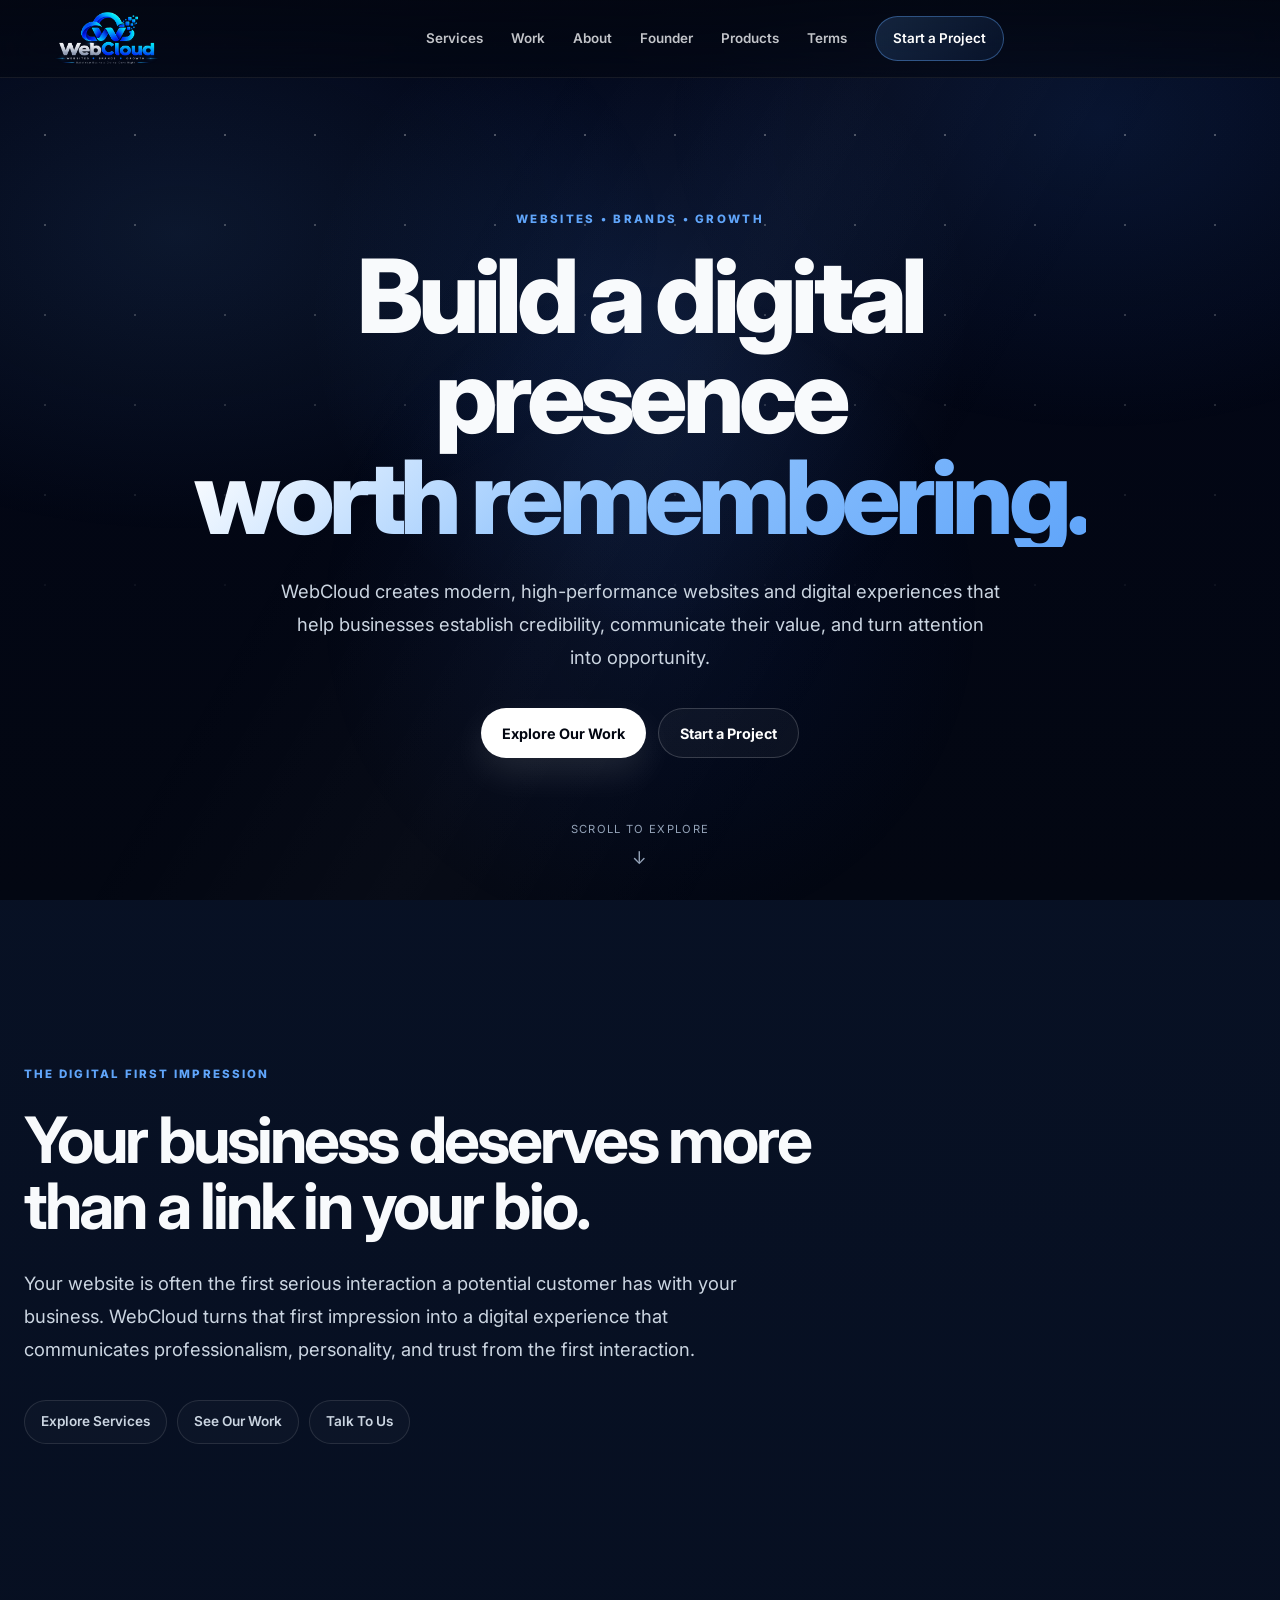
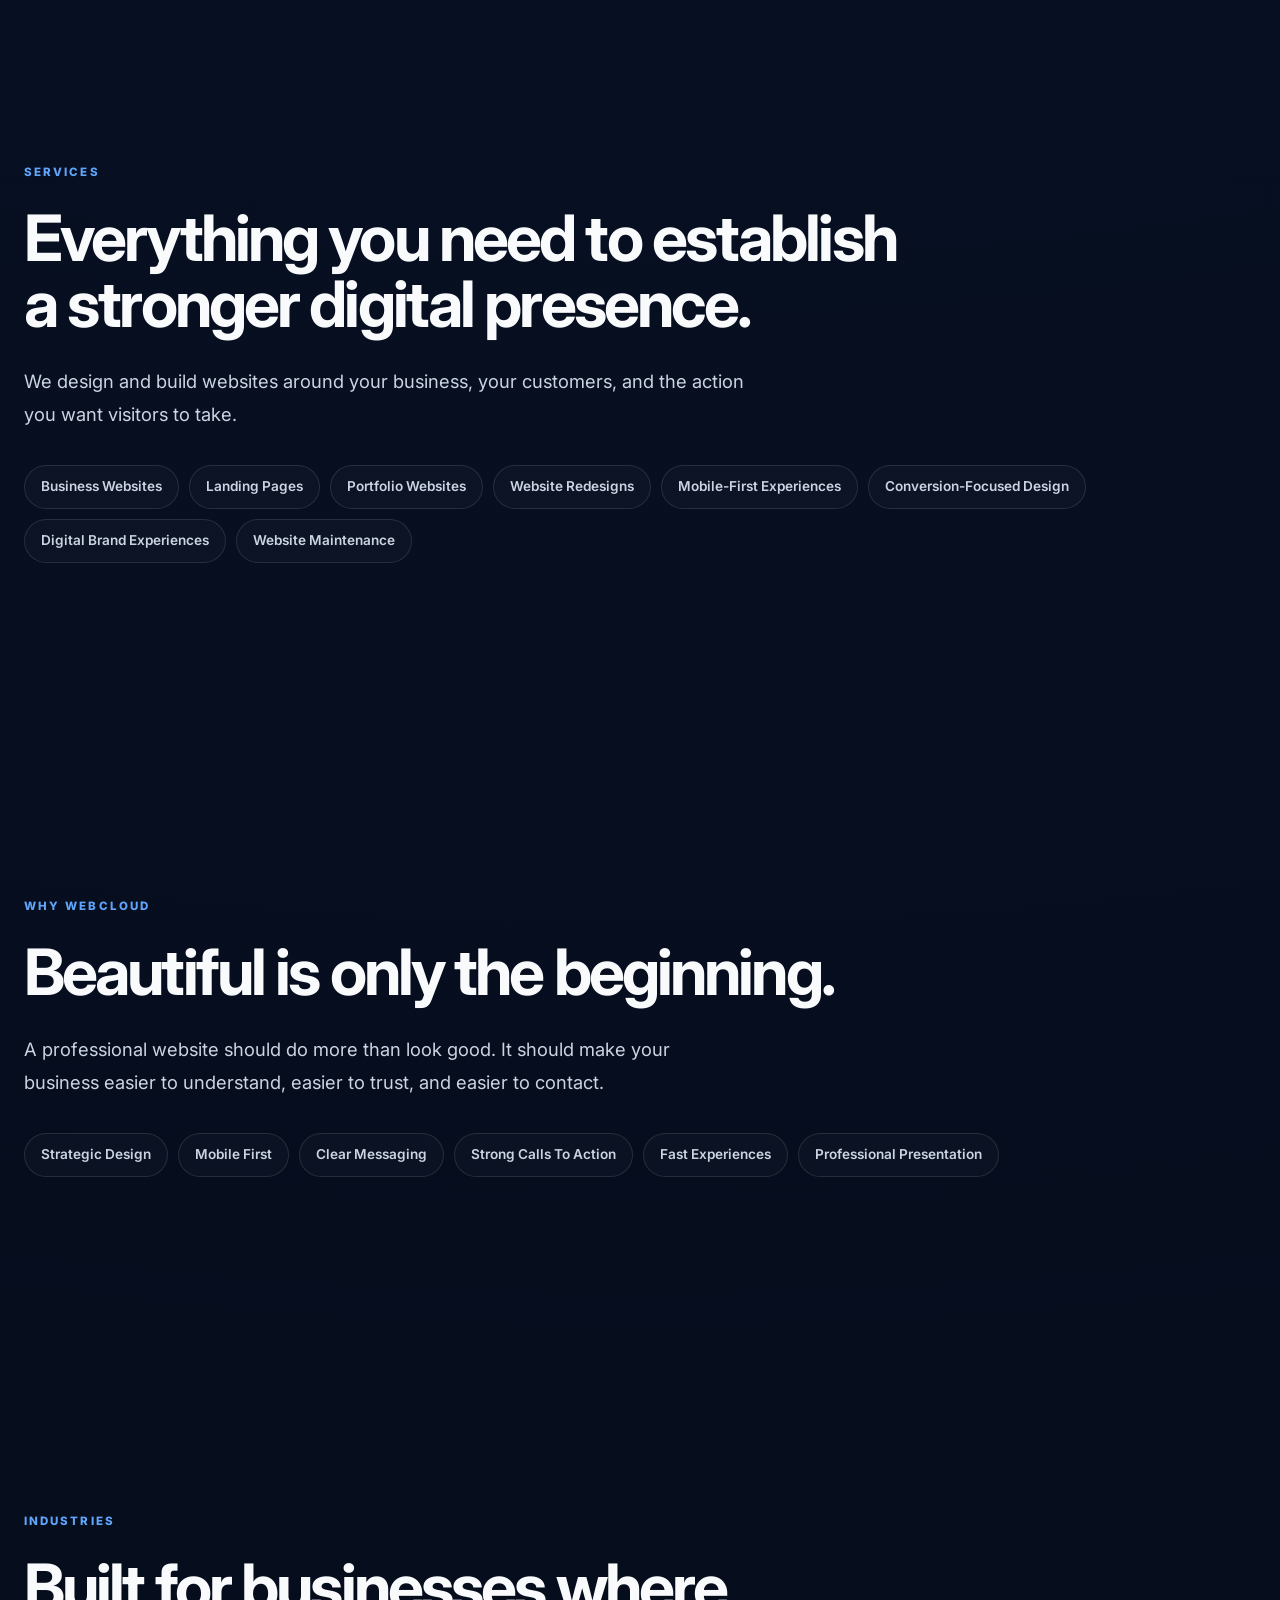
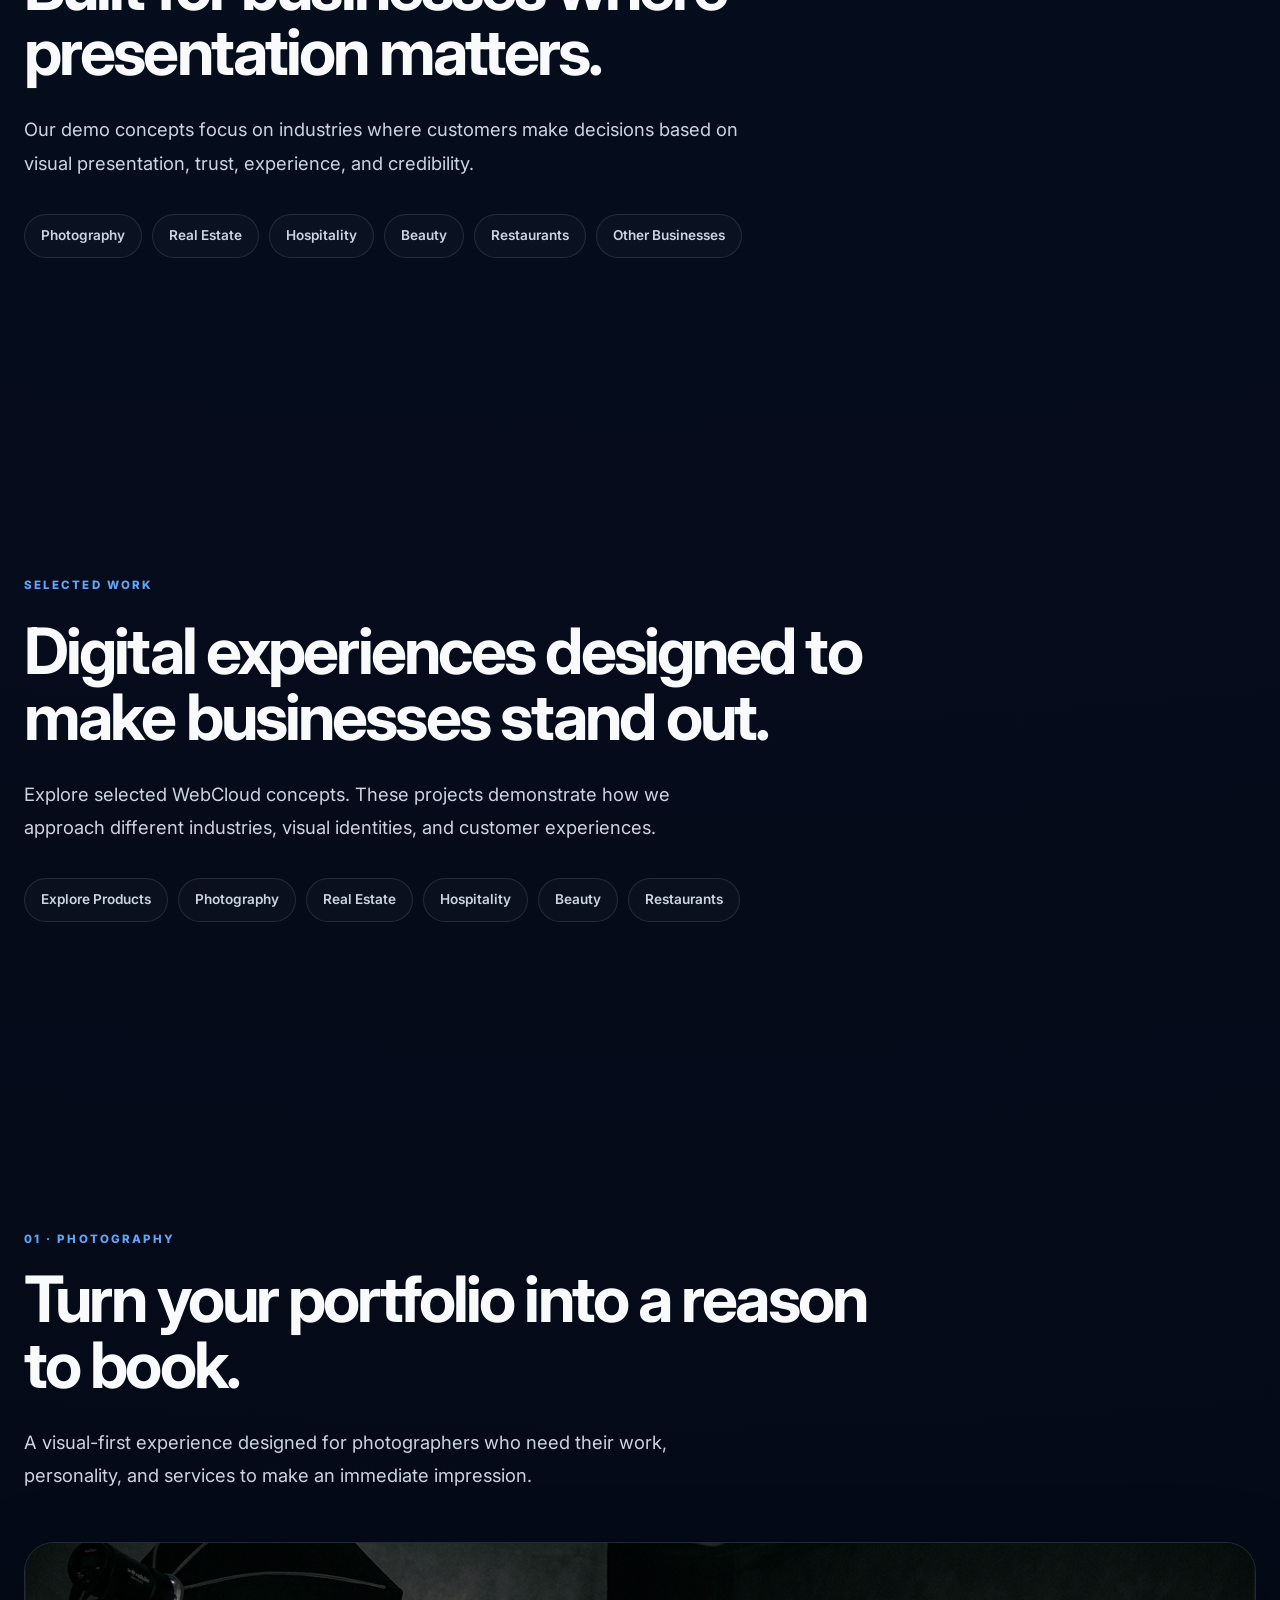
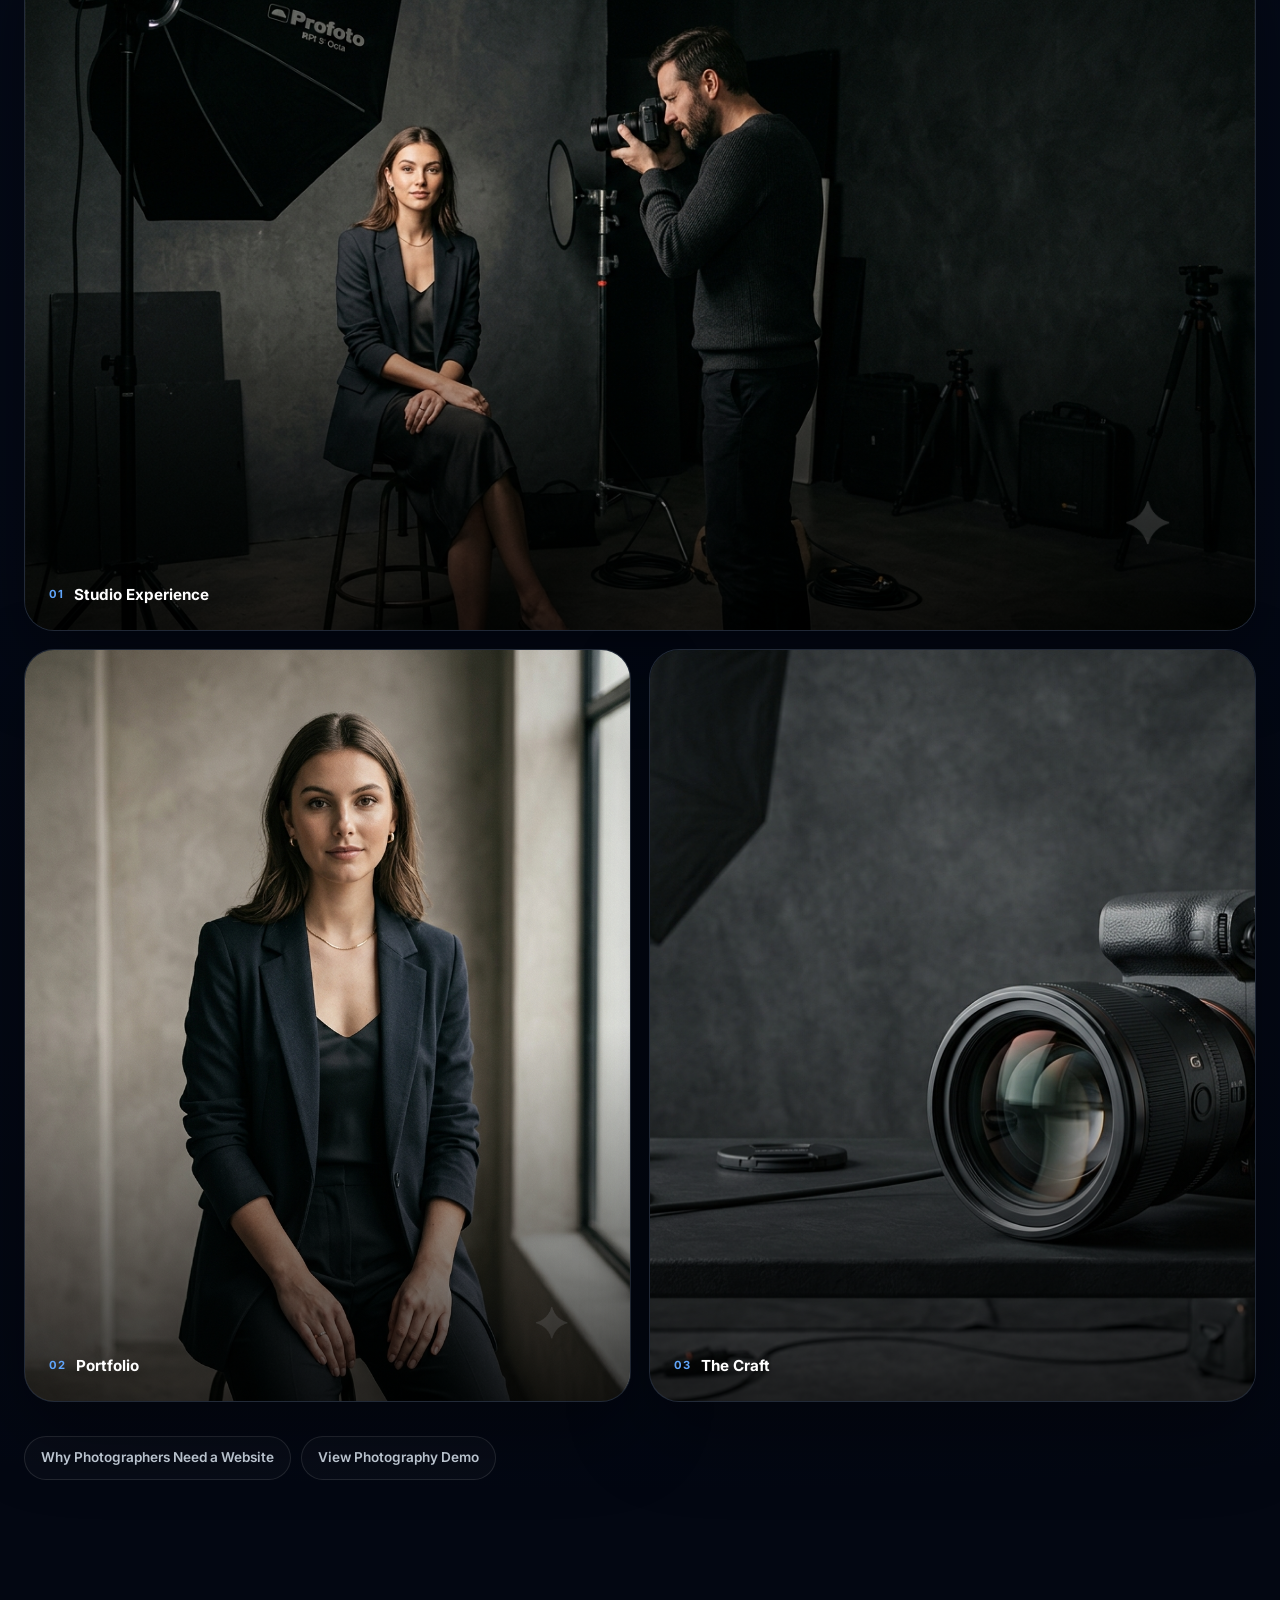
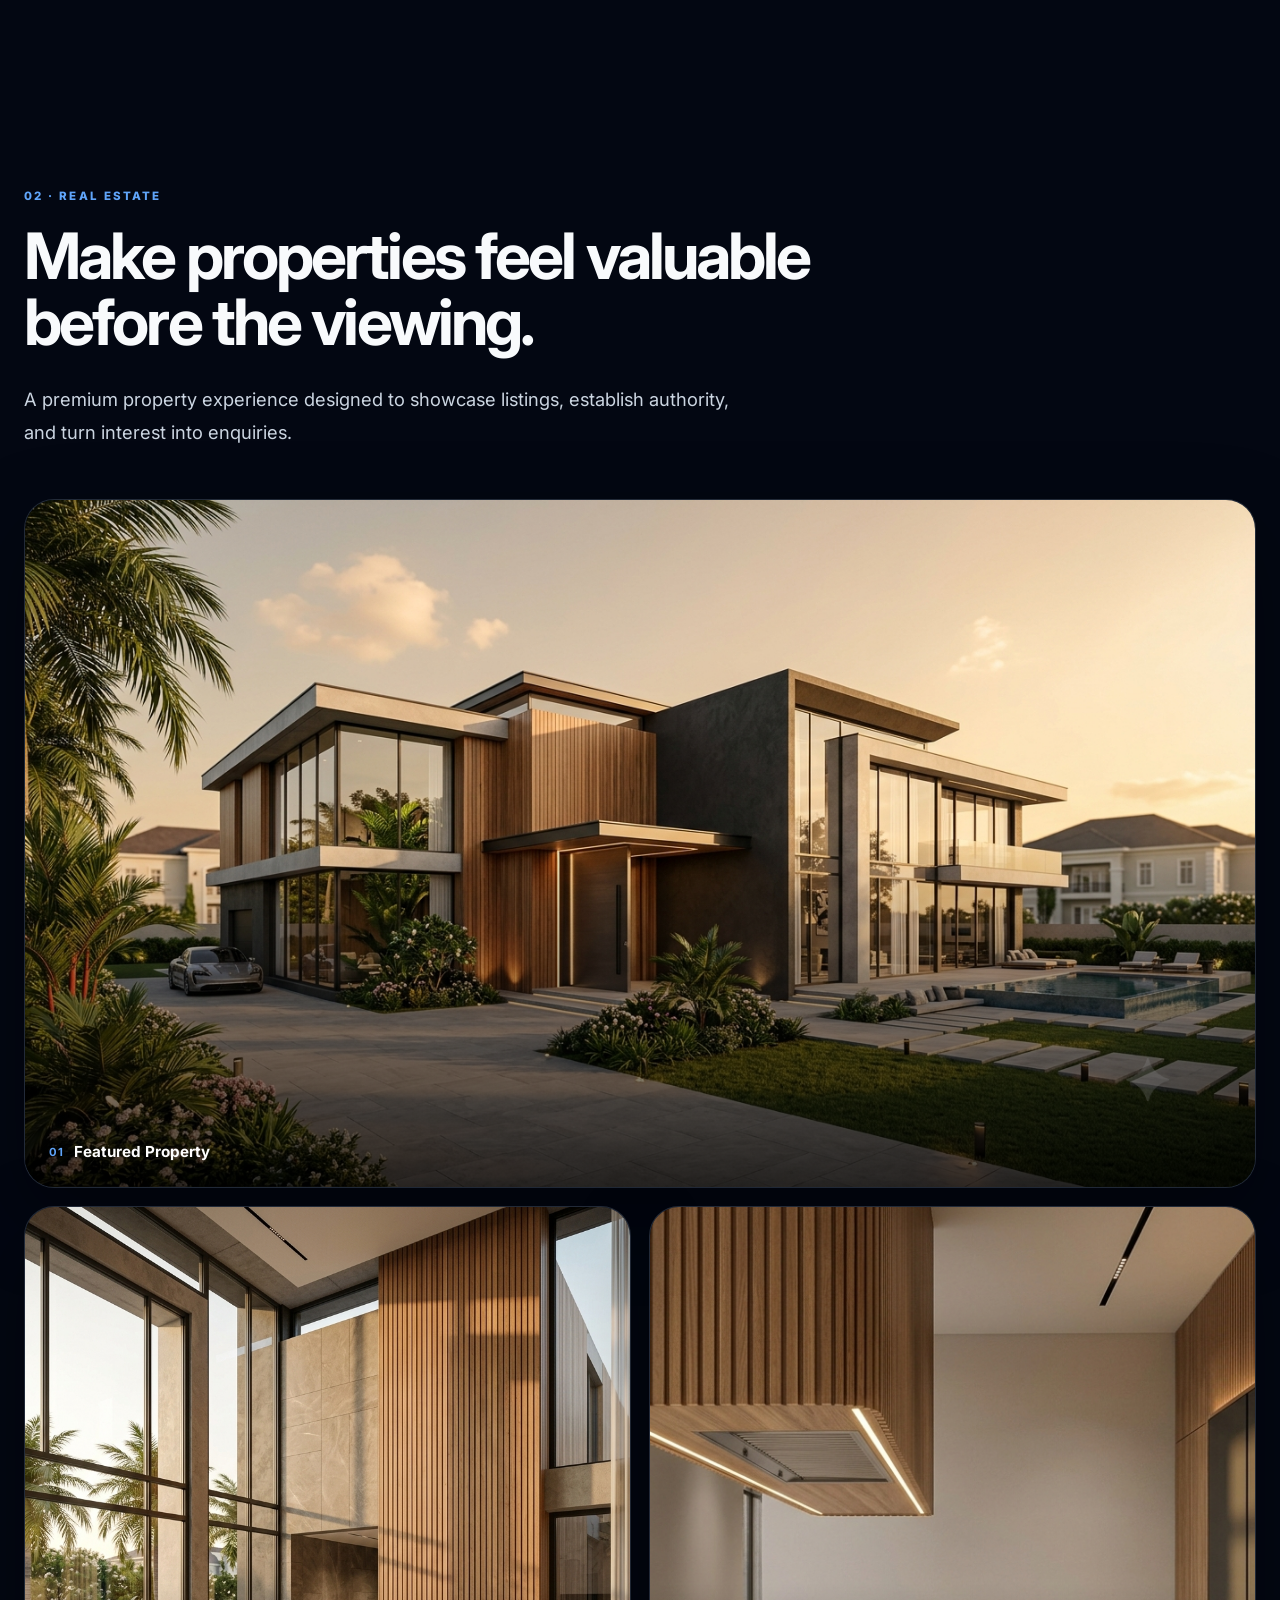
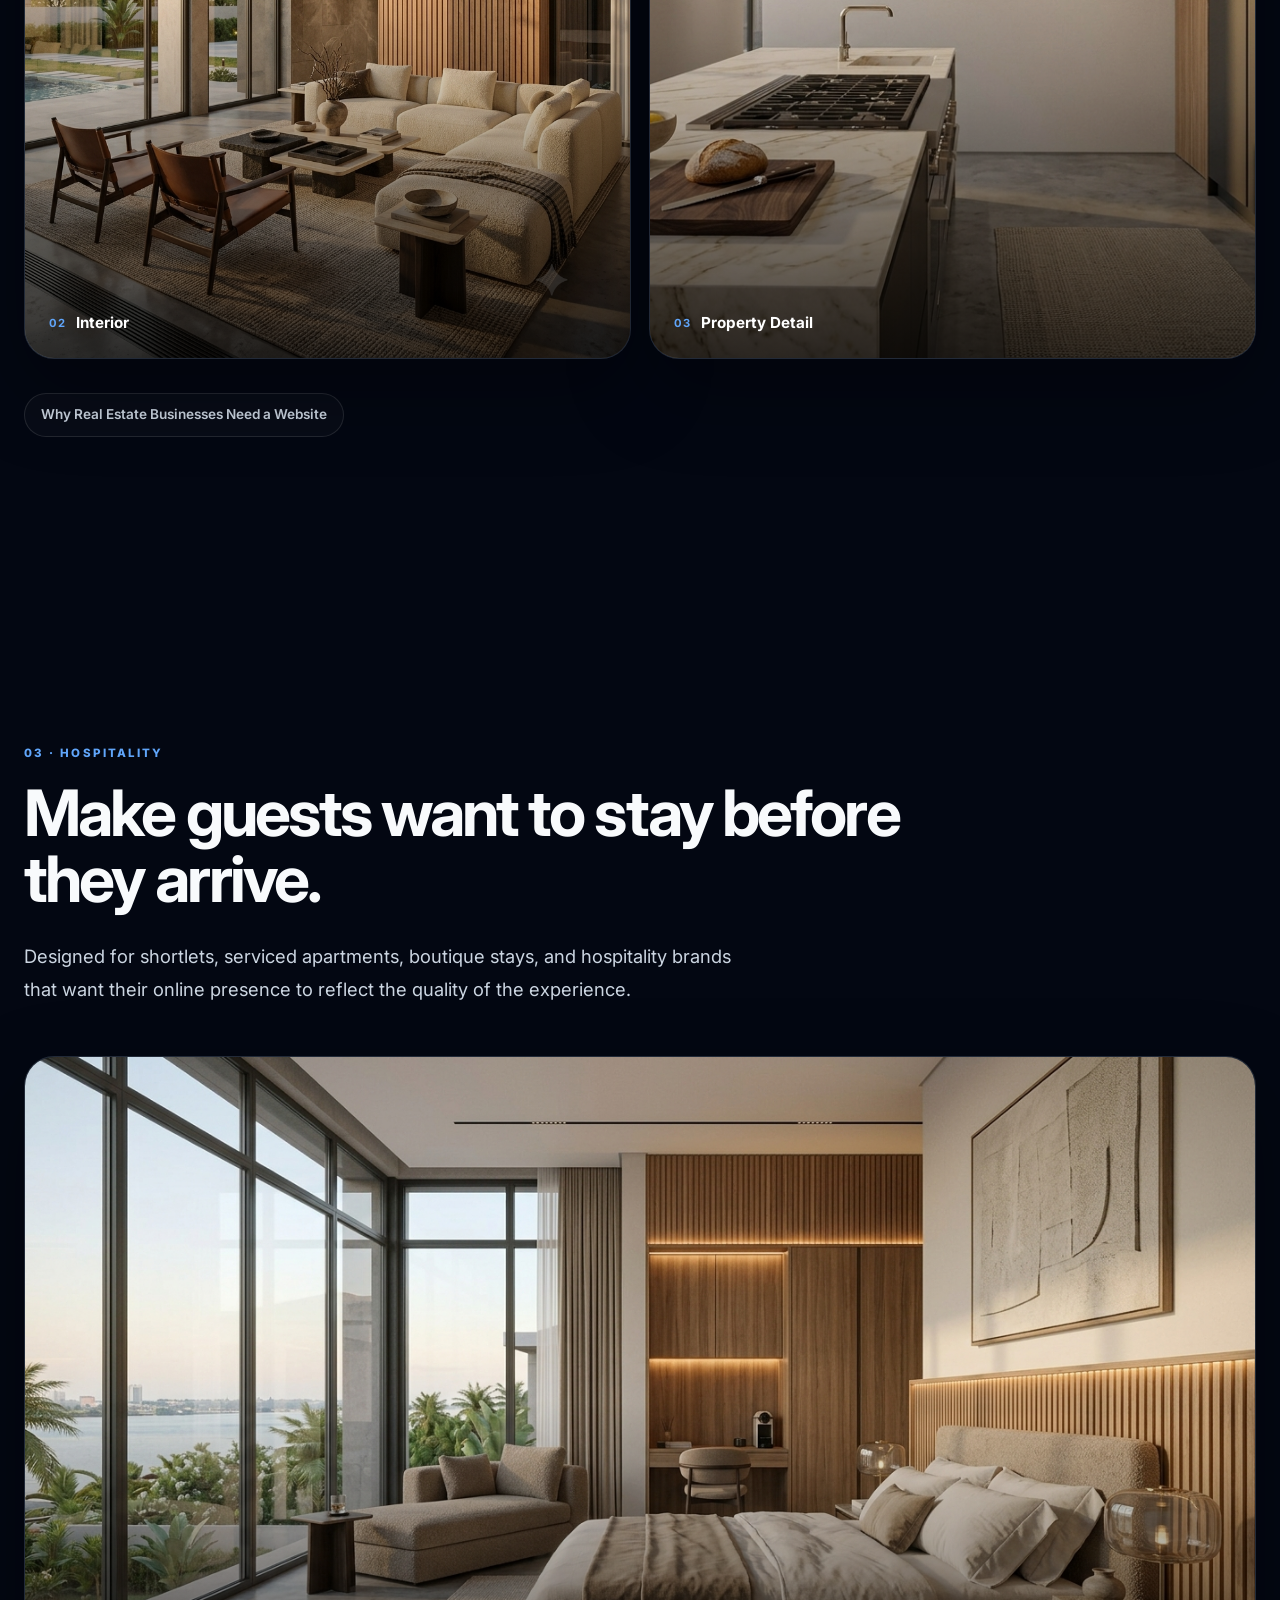
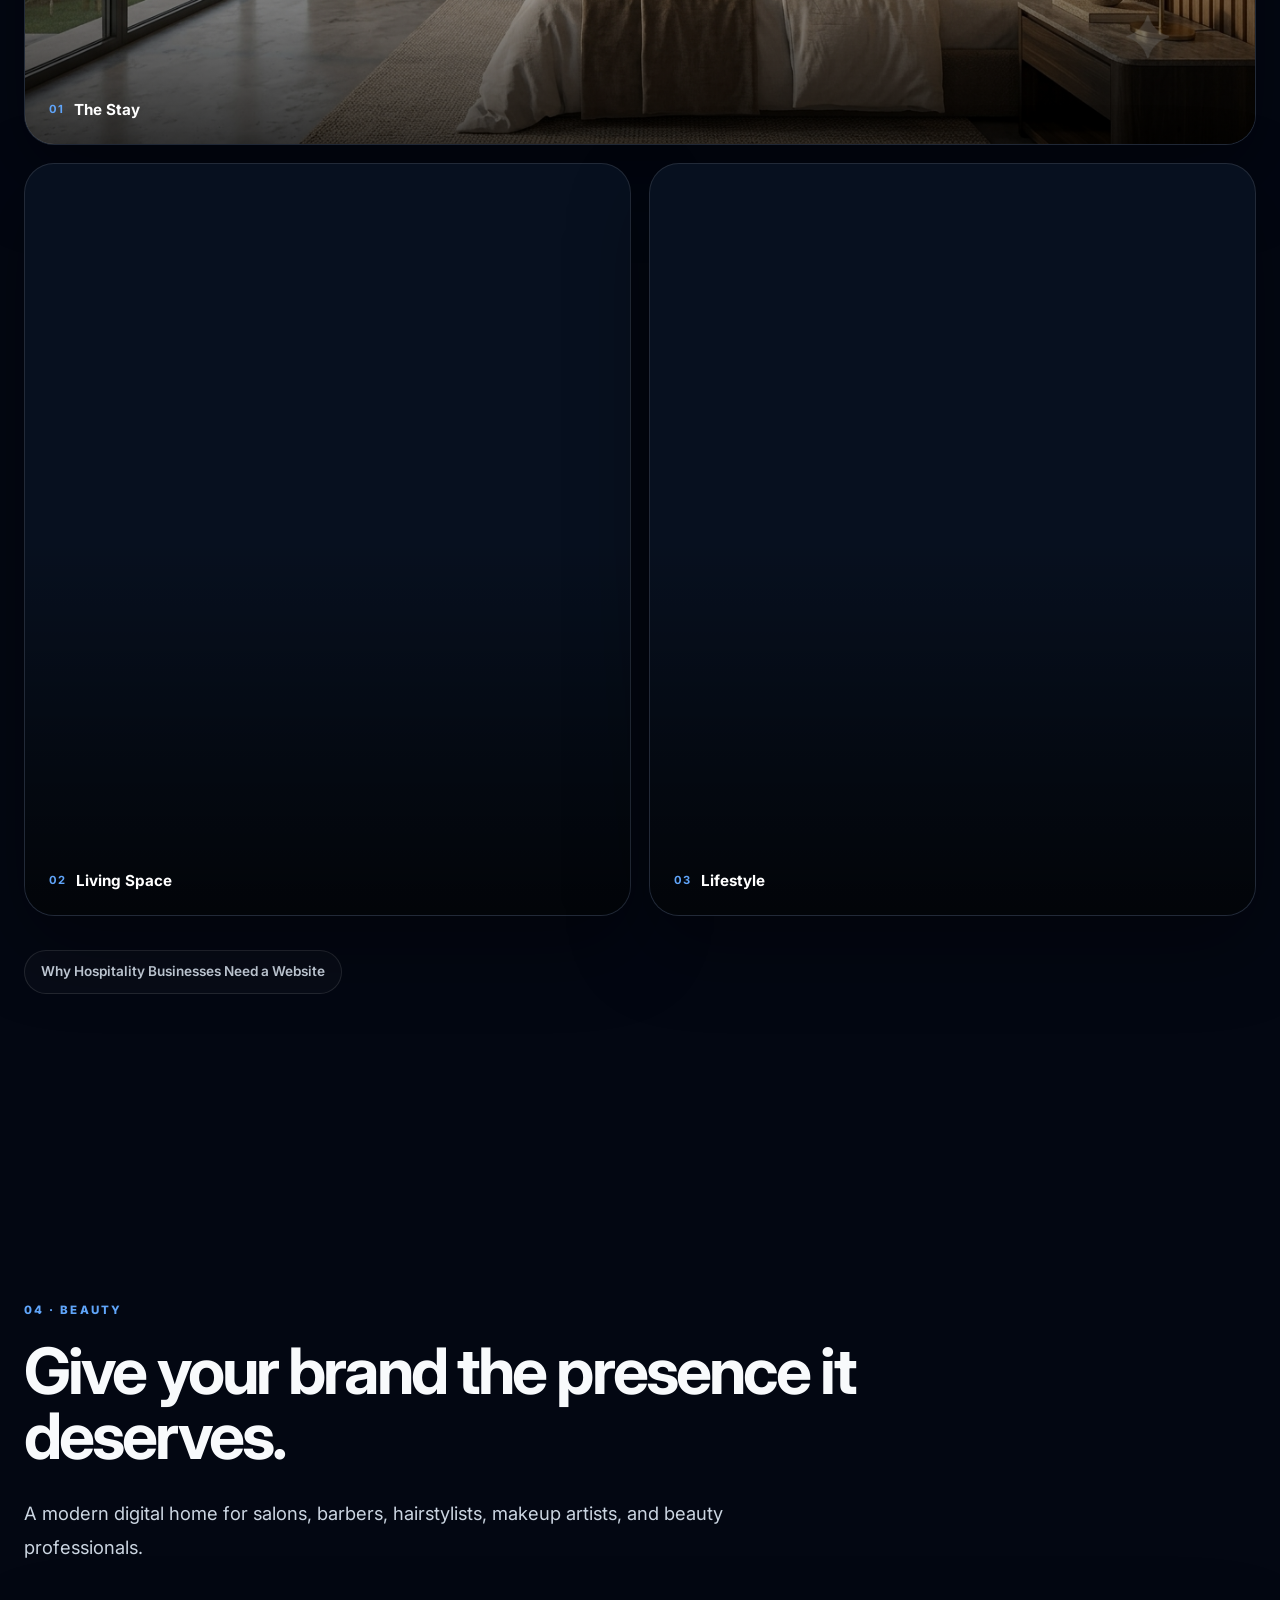
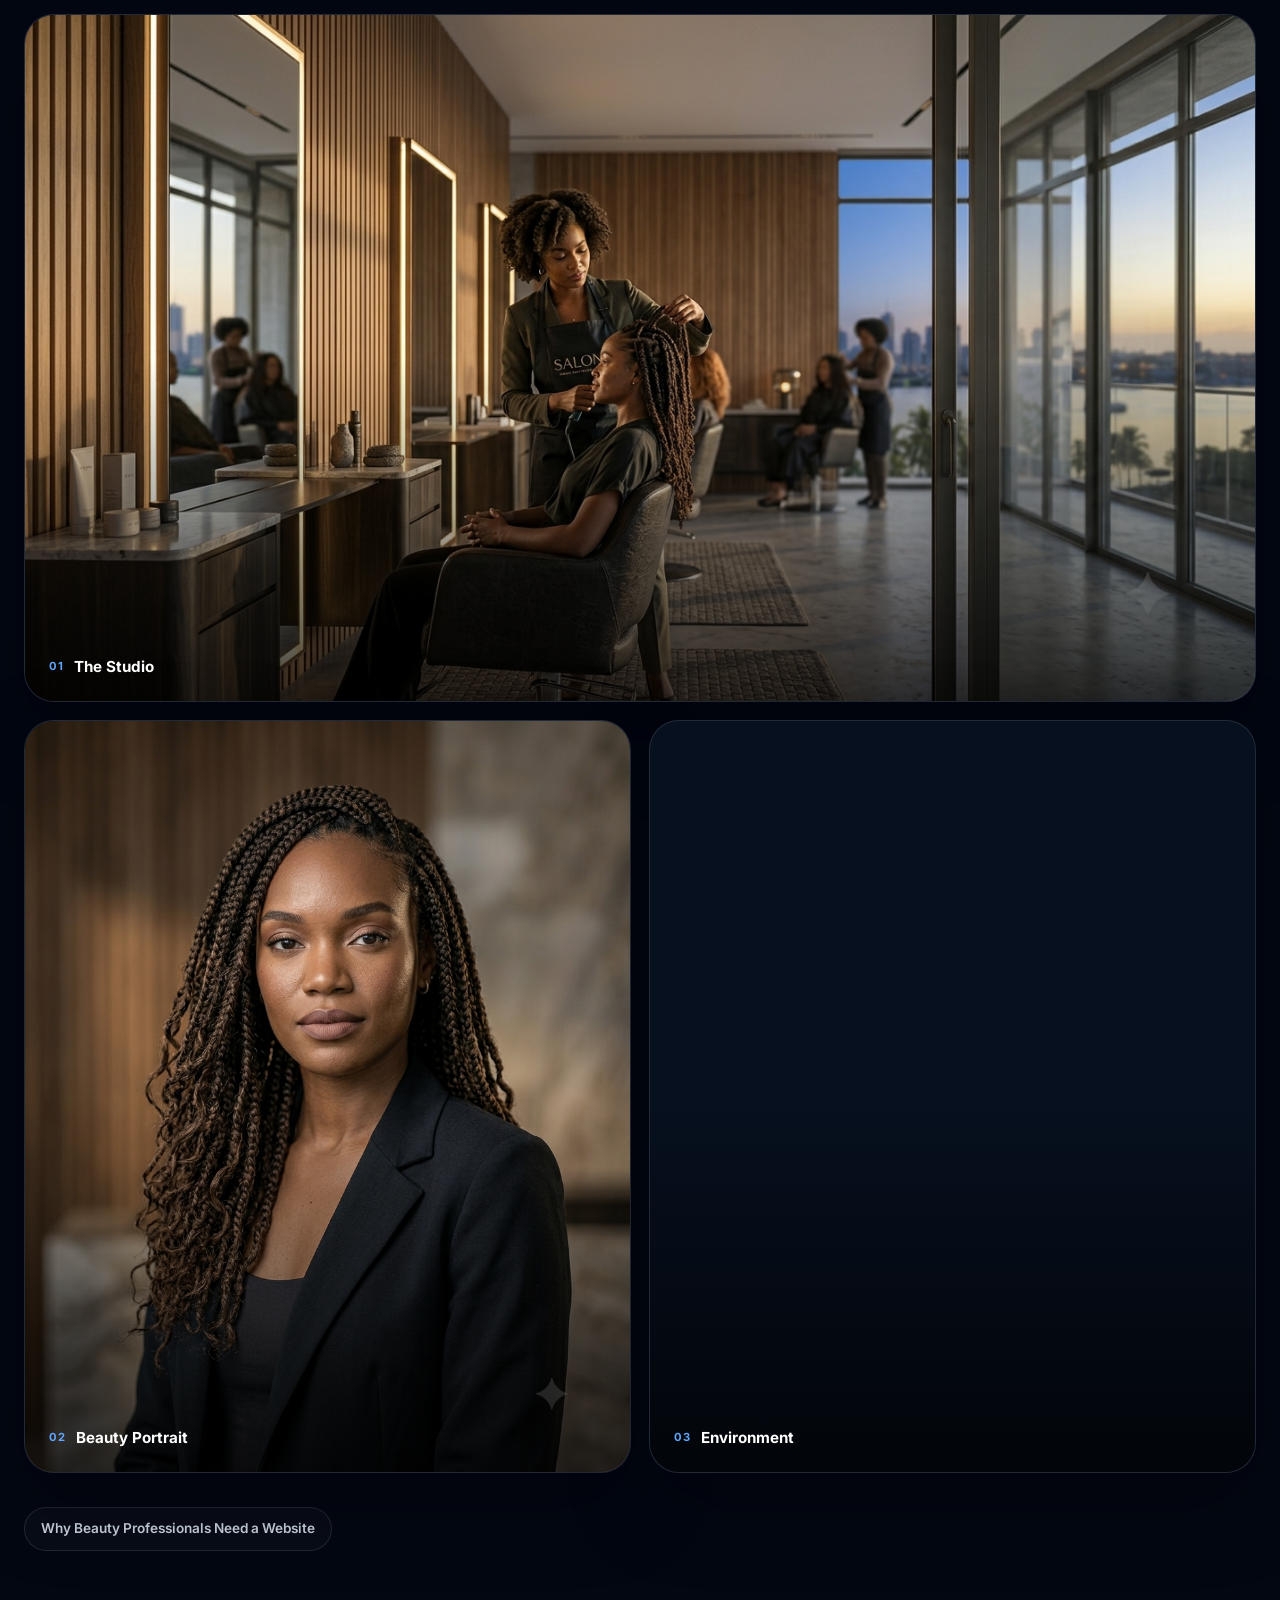
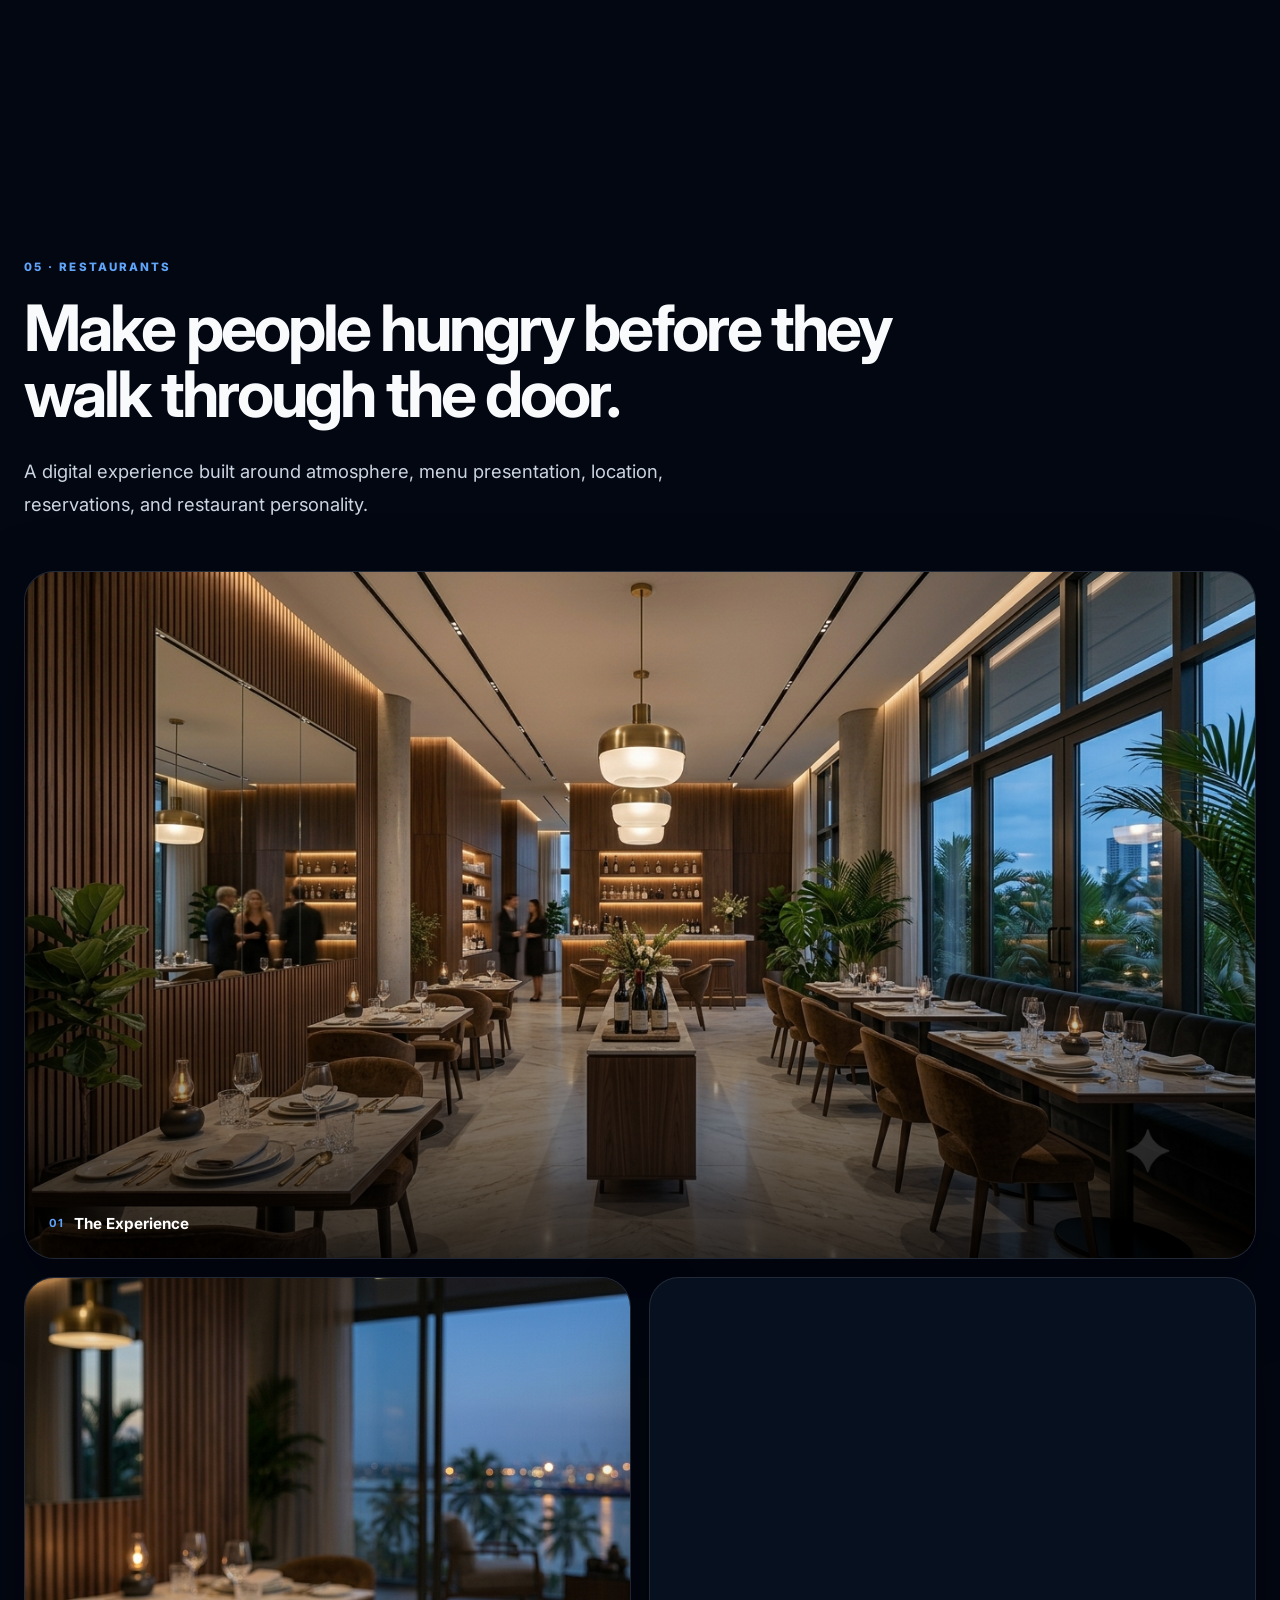
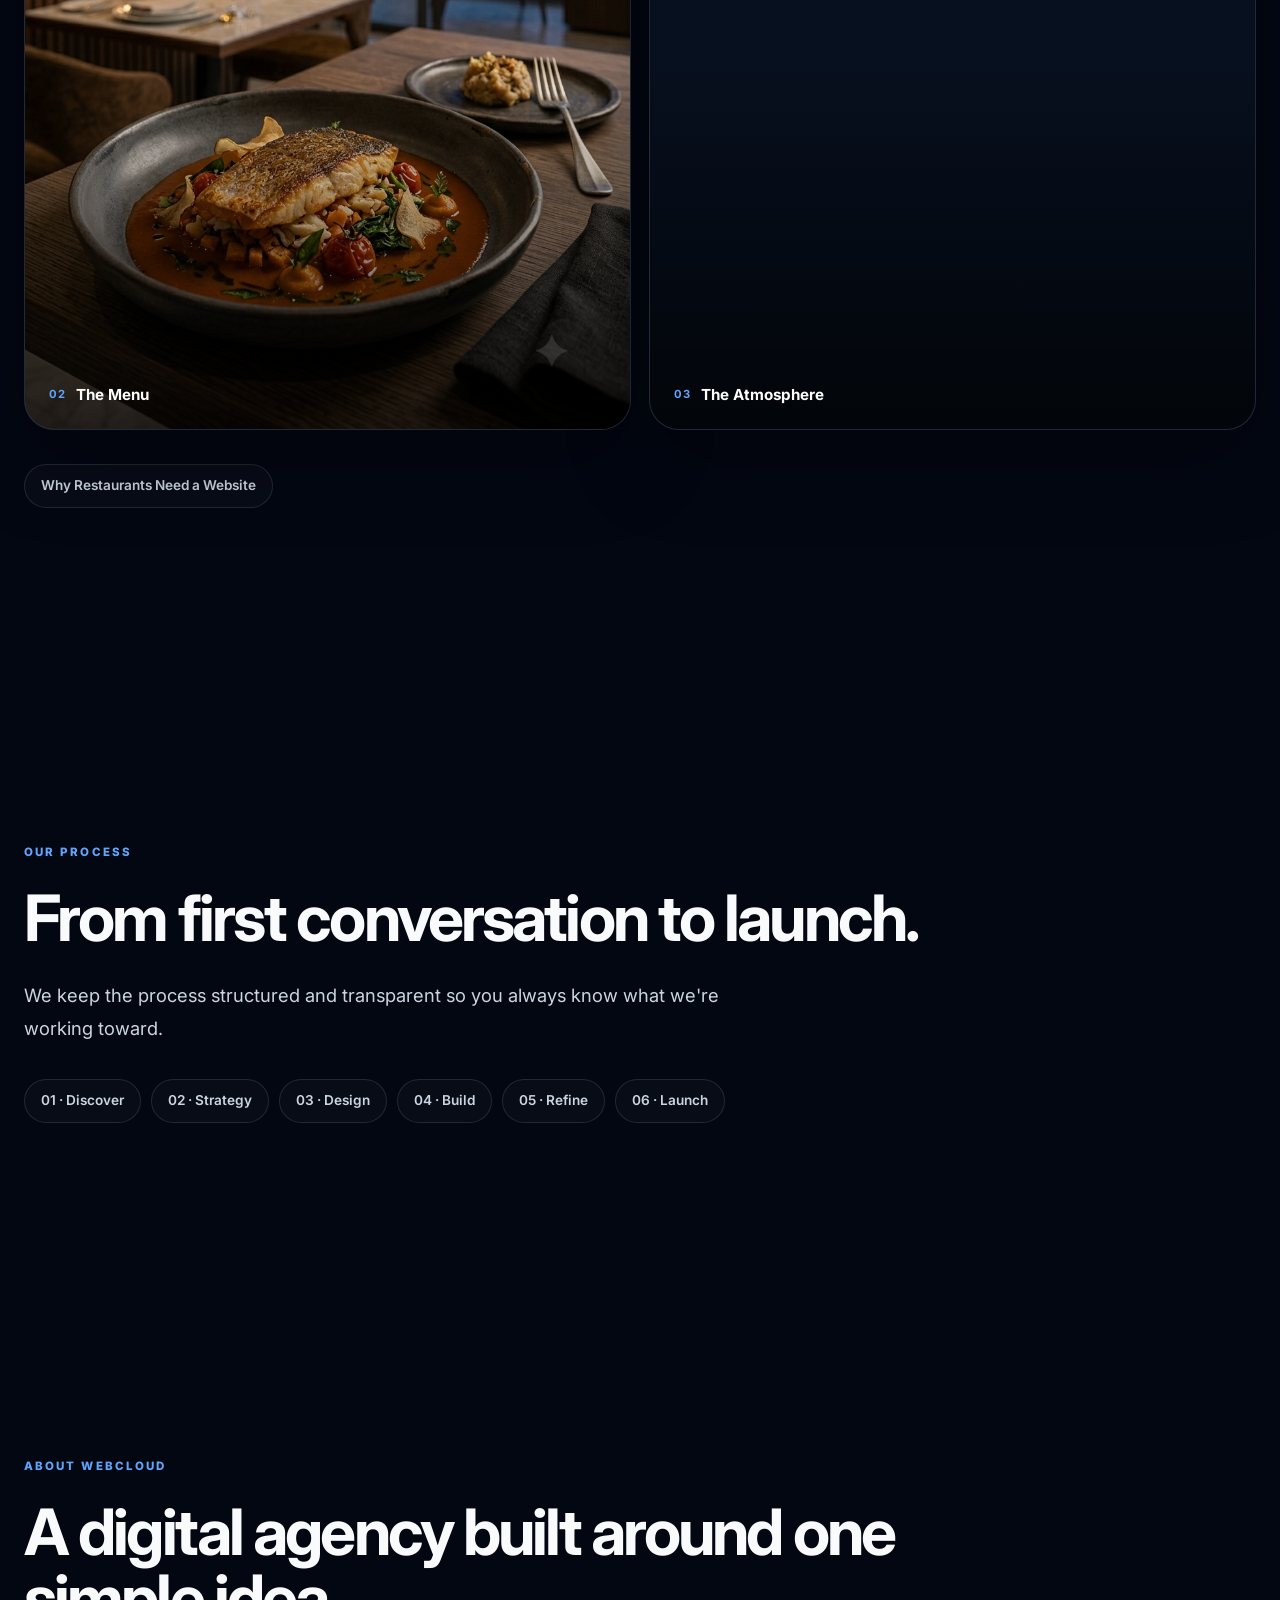
<file: index.html>
<!DOCTYPE html>
<html lang="en">
<head>
  <meta charset="UTF-8">
  <meta name="viewport" content="width=device-width, initial-scale=1.0">

  <meta name="theme-color" content="#030712">
  <meta name="robots" content="index, follow">
  <meta name="author" content="WebCloud">
  <meta name="description" content="WebCloud creates premium websites and digital experiences for ambitious businesses, creators, and local brands.">

  <meta property="og:type" content="website">
  <meta property="og:title" content="WebCloud — Websites • Brands • Growth">
  <meta property="og:description" content="Premium websites and digital experiences designed to help ambitious businesses look credible, memorable, and ready for growth.">
  <meta property="og:site_name" content="WebCloud">
  <meta property="og:image" content="assets/webcloud-logo.png">

  <meta name="twitter:card" content="summary_large_image">
  <meta name="twitter:title" content="WebCloud — Websites • Brands • Growth">
  <meta name="twitter:description" content="Premium websites and digital experiences for ambitious businesses.">
  <meta name="twitter:image" content="assets/webcloud-logo.png">

  <link rel="icon" type="image/png" href="assets/webcloud-logo.png">

  <link rel="preconnect" href="https://fonts.googleapis.com">
  <link rel="preconnect" href="https://fonts.gstatic.com" crossorigin>
  <link href="https://fonts.googleapis.com/css2?family=Inter:wght@400;500;600;700;800&display=swap" rel="stylesheet">

  <link rel="stylesheet" href="styles.css">

  <title>WebCloud — Websites • Brands • Growth</title>
</head>

<body>

  <a class="skip-link" href="#main-content">Skip to content</a>

  <header class="site-header" id="site-header">

    <a class="brand" href="index.html" aria-label="WebCloud home">
      <img
        src="assets/webcloud-logo.png"
        alt="WebCloud"
        width="180"
        height="48"
      >
    </a>

    <nav class="main-nav" aria-label="Primary navigation">
      <a href="index.html#services">Services</a>
      <a href="index.html#work">Work</a>
      <a href="index.html#about">About</a>
      <a href="founder.html">Founder</a>
      <a href="products.html">Products</a>
      <a href="terms.html">Terms</a>
      <a class="nav-cta" href="index.html#contact">Start a Project</a>
    </nav>

    <button
      class="mobile-menu-toggle"
      id="mobile-menu-toggle"
      type="button"
      aria-label="Open navigation menu"
      aria-expanded="false"
      aria-controls="mobile-nav"
    >
      <span></span>
      <span></span>
      <span></span>
    </button>

    <div class="menu-backdrop" id="menu-backdrop" aria-hidden="true"></div>

    <nav
      class="mobile-nav"
      id="mobile-nav"
      aria-label="Mobile navigation"
      aria-hidden="true"
    >
      <div class="mobile-nav-header">
        <span class="mobile-nav-label">Explore WebCloud</span>
        <button
          class="mobile-nav-close"
          id="mobile-nav-close"
          type="button"
          aria-label="Close navigation menu"
        >
          <span></span>
          <span></span>
        </button>
      </div>

      <div class="mobile-nav-links">
        <a href="index.html#home">Home</a>
        <a href="index.html#services">Services</a>
        <a href="products.html">Products</a>
        <a href="index.html#work">Our Work</a>
        <a href="index.html#industries">Industries</a>
        <a href="index.html#process">Process</a>
        <a href="index.html#about">About</a>
        <a href="index.html#founder">Founder</a>
        <a href="index.html#faq">FAQ</a>
        <a href="terms.html">Terms &amp; Conditions</a>
        <a href="privacy.html">Privacy Policy</a>
      </div>

      <a class="nav-cta mobile-nav-cta" href="index.html#contact">
        Start a Project
      </a>
    </nav>

  </header>

  <main id="main-content">

    <section class="hero" id="home" aria-labelledby="hero-title">
      <div class="sky-layer sky-layer-back" aria-hidden="true"></div>
      <div class="sky-layer sky-layer-mid" aria-hidden="true"></div>
      <div class="sky-layer sky-layer-front" aria-hidden="true"></div>
      <div class="particle-field" aria-hidden="true"></div>

      <div class="hero-content">
        <p class="eyebrow">WEBSITES • BRANDS • GROWTH</p>

        <h1 id="hero-title">
          Build a digital presence
          <br>
          <span>worth remembering.</span>
        </h1>

        <p class="hero-copy">
          WebCloud creates modern, high-performance websites and digital
          experiences that help businesses establish credibility,
          communicate their value, and turn attention into opportunity.
        </p>

        <div class="hero-actions">
          <a class="button button-primary" href="#work">Explore Our Work</a>
          <a class="button button-secondary" href="#contact">Start a Project</a>
        </div>
      </div>

      <div class="scroll-hint" aria-hidden="true">
        Scroll to explore <span>↓</span>
      </div>
    </section>

    <section class="section-placeholder" id="intro" aria-labelledby="intro-title">
      <p>THE DIGITAL FIRST IMPRESSION</p>
      <h2 id="intro-title">Your business deserves more than a link in your bio.</h2>
      <p class="hero-copy">
        Your website is often the first serious interaction a potential
        customer has with your business. WebCloud turns that first impression
        into a digital experience that communicates professionalism,
        personality, and trust from the first interaction.
      </p>

      <div class="contact-links">
        <a href="#services">Explore Services</a>
        <a href="#work">See Our Work</a>
        <a href="#contact">Talk To Us</a>
      </div>
    </section>

    <section id="services" class="section-placeholder" aria-labelledby="services-title">
      <p>SERVICES</p>
      <h2 id="services-title">Everything you need to establish a stronger digital presence.</h2>
      <p class="hero-copy">
        We design and build websites around your business, your customers,
        and the action you want visitors to take.
      </p>

      <div class="contact-links">
        <a href="#contact">Business Websites</a>
        <a href="#contact">Landing Pages</a>
        <a href="#contact">Portfolio Websites</a>
        <a href="#contact">Website Redesigns</a>
        <a href="#contact">Mobile-First Experiences</a>
        <a href="#contact">Conversion-Focused Design</a>
        <a href="#contact">Digital Brand Experiences</a>
        <a href="#contact">Website Maintenance</a>
      </div>
    </section>

    <section id="why-webcloud" class="section-placeholder" aria-labelledby="why-title">
      <p>WHY WEBCLOUD</p>
      <h2 id="why-title">Beautiful is only the beginning.</h2>
      <p class="hero-copy">
        A professional website should do more than look good. It should make
        your business easier to understand, easier to trust, and easier to contact.
      </p>

      <div class="contact-links">
        <a href="#contact">Strategic Design</a>
        <a href="#contact">Mobile First</a>
        <a href="#contact">Clear Messaging</a>
        <a href="#contact">Strong Calls To Action</a>
        <a href="#contact">Fast Experiences</a>
        <a href="#contact">Professional Presentation</a>
      </div>
    </section>

    <section id="industries" class="section-placeholder" aria-labelledby="industries-title">
      <p>INDUSTRIES</p>
      <h2 id="industries-title">Built for businesses where presentation matters.</h2>
      <p class="hero-copy">
        Our demo concepts focus on industries where customers make decisions
        based on visual presentation, trust, experience, and credibility.
      </p>

      <div class="contact-links">
        <a href="#photography">Photography</a>
        <a href="#real-estate">Real Estate</a>
        <a href="#hospitality">Hospitality</a>
        <a href="#beauty">Beauty</a>
        <a href="#restaurant">Restaurants</a>
        <a href="#contact">Other Businesses</a>
      </div>
    </section>

    <section id="work" class="section-placeholder" aria-labelledby="work-title">
      <p>SELECTED WORK</p>
      <h2 id="work-title">Digital experiences designed to make businesses stand out.</h2>
      <p class="hero-copy">
        Explore selected WebCloud concepts. These projects demonstrate how we
        approach different industries, visual identities, and customer experiences.
      </p>

      <div class="contact-links">
        <a href="products.html">Explore Products</a>
        <a href="#photography">Photography</a>
        <a href="#real-estate">Real Estate</a>
        <a href="#hospitality">Hospitality</a>
        <a href="#beauty">Beauty</a>
        <a href="#restaurant">Restaurants</a>
      </div>
    </section>

    <section id="photography" class="portfolio-section" aria-labelledby="photography-title">
      <div class="portfolio-heading">
        <p class="eyebrow">01 · PHOTOGRAPHY</p>
        <h2 id="photography-title">Turn your portfolio into a reason to book.</h2>
        <p class="hero-copy">
          A visual-first experience designed for photographers who need their
          work, personality, and services to make an immediate impression.
        </p>
      </div>

      <div class="portfolio-grid">
        <figure class="portfolio-card portfolio-card-wide">
          <img
            src="assets/photography-hero.png"
            alt="Photography studio website concept"
            width="1600"
            height="900"
            loading="eager"
            fetchpriority="high"
            decoding="async"
          >
          <figcaption><span>01</span> Studio Experience</figcaption>
        </figure>

        <figure class="portfolio-card">
          <img
            src="assets/photography-portfolio.png"
            alt="Editorial photography portfolio"
            width="1200"
            height="1500"
            loading="lazy"
            decoding="async"
          >
          <figcaption><span>02</span> Portfolio</figcaption>
        </figure>

        <figure class="portfolio-card">
          <img
            src="assets/photography-detail.png"
            alt="Professional photography equipment"
            width="1600"
            height="900"
            loading="lazy"
            decoding="async"
          >
          <figcaption><span>03</span> The Craft</figcaption>
        </figure>
      </div>

      <div class="contact-links">
        <a href="photographer.html">Why Photographers Need a Website</a>
        <a href="https://photography-studio-demo.vercel.app/" target="_blank" rel="noopener noreferrer">
          View Photography Demo
        </a>
      </div>
    </section>

    <section id="real-estate" class="portfolio-section" aria-labelledby="real-estate-title">
      <div class="portfolio-heading">
        <p class="eyebrow">02 · REAL ESTATE</p>
        <h2 id="real-estate-title">Make properties feel valuable before the viewing.</h2>
        <p class="hero-copy">
          A premium property experience designed to showcase listings,
          establish authority, and turn interest into enquiries.
        </p>
      </div>

      <div class="portfolio-grid">
        <figure class="portfolio-card portfolio-card-wide">
          <img src="assets/real-estate-hero.png" alt="Luxury real estate website concept" width="1600" height="900" loading="lazy" decoding="async">
          <figcaption><span>01</span> Featured Property</figcaption>
        </figure>

        <figure class="portfolio-card">
          <img src="assets/real-estate-interior.png" alt="Luxury property interior" width="1200" height="1500" loading="lazy" decoding="async">
          <figcaption><span>02</span> Interior</figcaption>
        </figure>

        <figure class="portfolio-card">
          <img src="assets/real-estate-detail.png" alt="Premium contemporary property detail" width="1600" height="900" loading="lazy" decoding="async">
          <figcaption><span>03</span> Property Detail</figcaption>
        </figure>
      </div>

      <div class="contact-links">
        <a href="realestate.html">Why Real Estate Businesses Need a Website</a>
      </div>
    </section>

    <section id="hospitality" class="portfolio-section" aria-labelledby="hospitality-title">
      <div class="portfolio-heading">
        <p class="eyebrow">03 · HOSPITALITY</p>
        <h2 id="hospitality-title">Make guests want to stay before they arrive.</h2>
        <p class="hero-copy">
          Designed for shortlets, serviced apartments, boutique stays, and
          hospitality brands that want their online presence to reflect the quality
          of the experience.
        </p>
      </div>

      <div class="portfolio-grid">
        <figure class="portfolio-card portfolio-card-wide">
          <img src="assets/hospitality-hero.png" alt="Luxury hospitality website concept" width="1600" height="900" loading="lazy" decoding="async">
          <figcaption><span>01</span> The Stay</figcaption>
        </figure>

        <figure class="portfolio-card">
          <img src="assets/hospitality-interior.png" alt="Luxury serviced apartment interior" width="1200" height="1500" loading="lazy" decoding="async">
          <figcaption><span>02</span> Living Space</figcaption>
        </figure>

        <figure class="portfolio-card">
          <img src="assets/hospitality-lifestyle.png" alt="Luxury hospitality lifestyle experience" width="1600" height="900" loading="lazy" decoding="async">
          <figcaption><span>03</span> Lifestyle</figcaption>
        </figure>
      </div>

      <div class="contact-links">
        <a href="hospitality.html">Why Hospitality Businesses Need a Website</a>
      </div>
    </section>

    <section id="beauty" class="portfolio-section" aria-labelledby="beauty-title">
      <div class="portfolio-heading">
        <p class="eyebrow">04 · BEAUTY</p>
        <h2 id="beauty-title">Give your brand the presence it deserves.</h2>
        <p class="hero-copy">
          A modern digital home for salons, barbers, hairstylists, makeup artists,
          and beauty professionals.
        </p>
      </div>

      <div class="portfolio-grid">
        <figure class="portfolio-card portfolio-card-wide">
          <img src="assets/beauty-hero.png" alt="Premium beauty studio website concept" width="1600" height="900" loading="lazy" decoding="async">
          <figcaption><span>01</span> The Studio</figcaption>
        </figure>

        <figure class="portfolio-card">
          <img src="assets/beauty-portrait.png" alt="Professional beauty portrait" width="1200" height="1500" loading="lazy" decoding="async">
          <figcaption><span>02</span> Beauty Portrait</figcaption>
        </figure>

        <figure class="portfolio-card">
          <img src="assets/beauty-salon.png" alt="Modern salon interior" width="1600" height="900" loading="lazy" decoding="async">
          <figcaption><span>03</span> Environment</figcaption>
        </figure>
      </div>

      <div class="contact-links">
        <a href="barber.html">Why Beauty Professionals Need a Website</a>
      </div>
    </section>

    <section id="restaurant" class="portfolio-section" aria-labelledby="restaurant-title">
      <div class="portfolio-heading">
        <p class="eyebrow">05 · RESTAURANTS</p>
        <h2 id="restaurant-title">Make people hungry before they walk through the door.</h2>
        <p class="hero-copy">
          A digital experience built around atmosphere, menu presentation,
          location, reservations, and restaurant personality.
        </p>
      </div>

      <div class="portfolio-grid">
        <figure class="portfolio-card portfolio-card-wide">
          <img src="assets/restaurant-hero.png" alt="Upscale restaurant website concept" width="1600" height="900" loading="lazy" decoding="async">
          <figcaption><span>01</span> The Experience</figcaption>
        </figure>

        <figure class="portfolio-card">
          <img src="assets/restaurant-food.png" alt="Professionally plated restaurant dish" width="1200" height="1500" loading="lazy" decoding="async">
          <figcaption><span>02</span> The Menu</figcaption>
        </figure>

        <figure class="portfolio-card">
          <img src="assets/restaurant-atmosphere.png" alt="Elegant restaurant dining atmosphere" width="1600" height="900" loading="lazy" decoding="async">
          <figcaption><span>03</span> The Atmosphere</figcaption>
        </figure>
      </div>

      <div class="contact-links">
        <a href="restaurant.html">Why Restaurants Need a Website</a>
      </div>
    </section>

    <section id="process" class="section-placeholder" aria-labelledby="process-title">
      <p>OUR PROCESS</p>
      <h2 id="process-title">From first conversation to launch.</h2>
      <p class="hero-copy">
        We keep the process structured and transparent so you always know what
        we're working toward.
      </p>

      <div class="contact-links">
        <a href="#contact">01 · Discover</a>
        <a href="#contact">02 · Strategy</a>
        <a href="#contact">03 · Design</a>
        <a href="#contact">04 · Build</a>
        <a href="#contact">05 · Refine</a>
        <a href="#contact">06 · Launch</a>
      </div>
    </section>

    <section id="about" class="section-placeholder" aria-labelledby="about-title">
      <p>ABOUT WEBCLOUD</p>
      <h2 id="about-title">A digital agency built around one simple idea.</h2>
      <p class="hero-copy">
        Good businesses deserve good digital experiences. WebCloud exists to
        help ambitious businesses build an online presence that reflects the
        quality of what they actually offer.
      </p>
      <p class="hero-copy">
        We combine thoughtful design, modern web technology, clear communication,
        and business-focused thinking to create websites that are not only
        attractive, but useful.
      </p>

      <div class="contact-links">
        <a href="#services">Our Services</a>
        <a href="products.html">Our Products</a>
        <a href="founder.html">Meet the Founder</a>
        <a href="#contact">Work With Us</a>
      </div>
    </section>

    <section id="founder" class="portfolio-section founder-section" aria-labelledby="founder-title">
      <div class="portfolio-heading">
        <p class="eyebrow">THE FOUNDER</p>
        <h2 id="founder-title">
          Built with a belief that small businesses deserve serious digital experiences.
        </h2>
      </div>

      <div class="portfolio-grid">
        <figure class="portfolio-card portfolio-card-wide">
          <img
            src="assets/founder-emris.png"
            alt="Portrait of the WebCloud founder"
            width="1600"
            height="1200"
            loading="lazy"
            decoding="async"
          >
          <figcaption><span>01</span> Emris Echefu · Founder</figcaption>
        </figure>
      </div>

      <div class="contact-links">
        <a href="founder.html">Meet the Founder</a>
        <a href="#contact">Work With WebCloud</a>
      </div>
    </section>

    <section id="faq" class="section-placeholder" aria-labelledby="faq-title">
      <p>FAQ</p>
      <h2 id="faq-title">Questions businesses usually ask.</h2>

      <div class="contact-links">
        <a href="#contact">How does a project start?</a>
        <a href="#contact">How long does a website take?</a>
        <a href="#contact">Can you redesign an existing website?</a>
        <a href="#contact">Do you build mobile-friendly websites?</a>
        <a href="#contact">Can you help with content?</a>
        <a href="#contact">What happens after launch?</a>
      </div>
    </section>

    <section id="contact" class="section-placeholder contact-placeholder" aria-labelledby="contact-title">
      <p>START A PROJECT</p>
      <h2 id="contact-title">Your next website could be the beginning of something bigger.</h2>
      <p class="hero-copy">
        Tell us what your business does, what you need, and what you want your
        website to achieve. We'll take it from there.
      </p>

      <div class="contact-links">
        <a href="https://wa.me/2348169502325" target="_blank" rel="noopener noreferrer">
          Start on WhatsApp
        </a>
        <a href="https://www.instagram.com/webcloud111/" target="_blank" rel="noopener noreferrer">
          Instagram
        </a>
        <a href="https://www.facebook.com/share/18KnFaUYQu/" target="_blank" rel="noopener noreferrer">
          Facebook
        </a>
      </div>
    </section>

  </main>

  <footer class="site-footer">
    <div>
      <strong>WebCloud</strong>
      <p>Websites • Brands • Growth</p>
    </div>

    <div>
      <strong>Explore</strong>
      <p>
        <a href="index.html#services">Services</a> ·
        <a href="products.html">Products</a> ·
        <a href="index.html#work">Work</a> ·
        <a href="founder.html">Founder</a> ·
        <a href="index.html#contact">Contact</a>
      </p>
    </div>

    <div>
      <strong>Legal</strong>
      <p>
        <a href="terms.html">Terms &amp; Conditions</a> ·
        <a href="privacy.html">Privacy Policy</a>
      </p>
    </div>

    <div>
      <strong>WebCloud</strong>
      <p>A product of <strong>Archangel Technologies</strong></p>
      <p>A subsidiary of <strong>Emris Industries</strong></p>
    </div>

    <div>
      <p>© 2026 WebCloud. All rights reserved.</p>
    </div>
  </footer>

  <script src="script.js" defer></script>
</body>
</html>
</file>
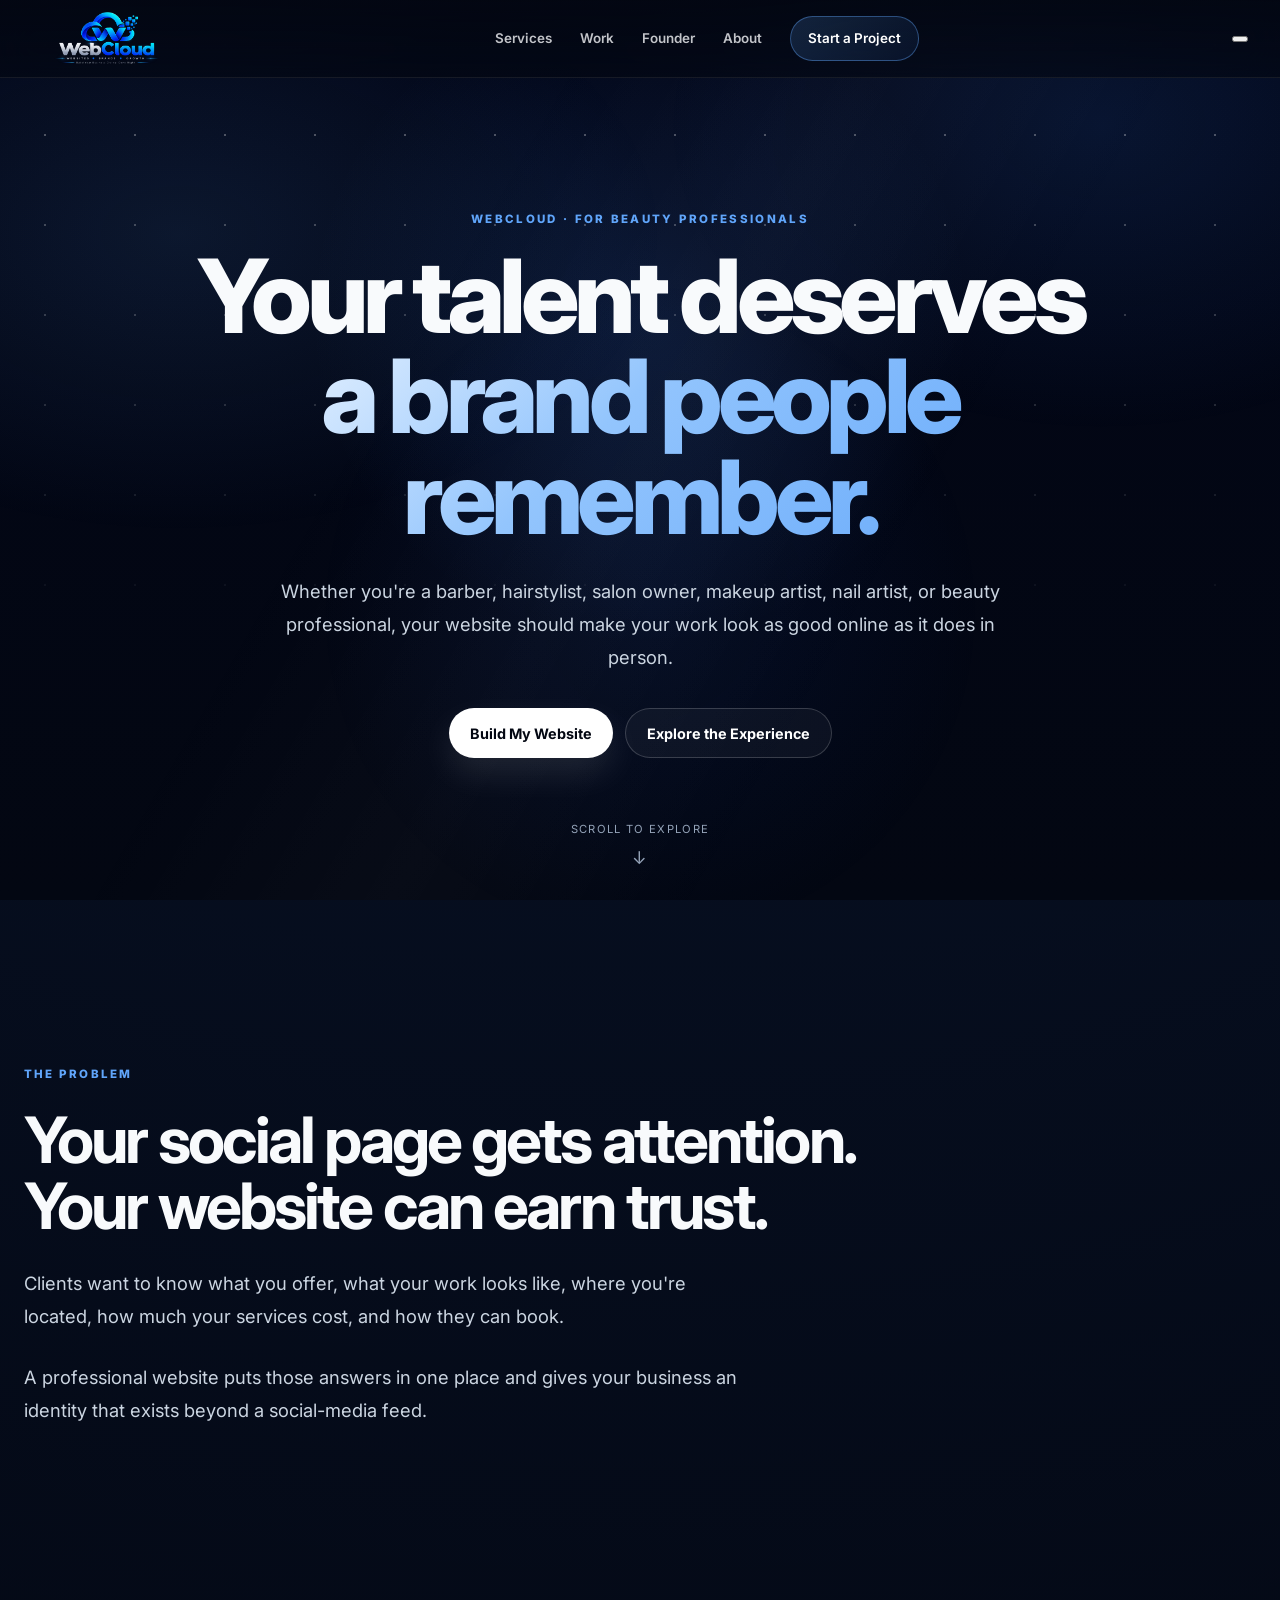
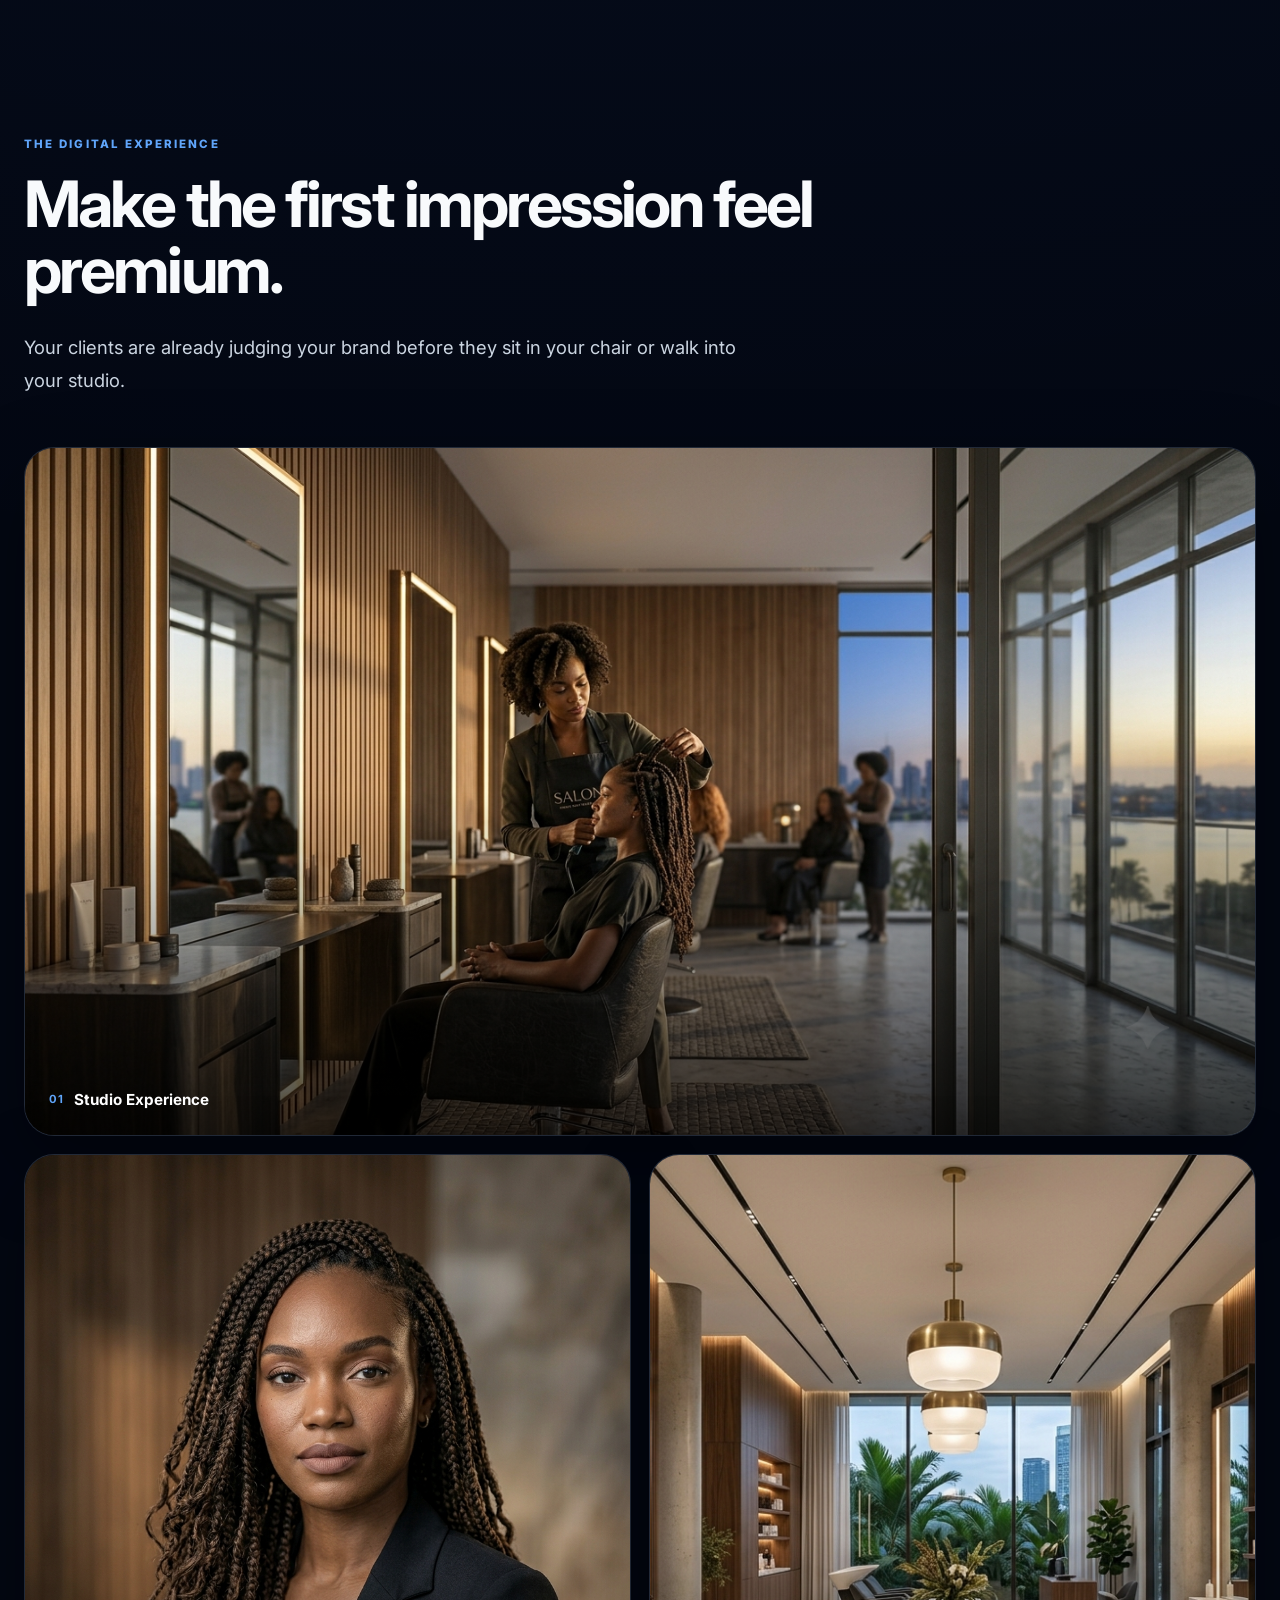
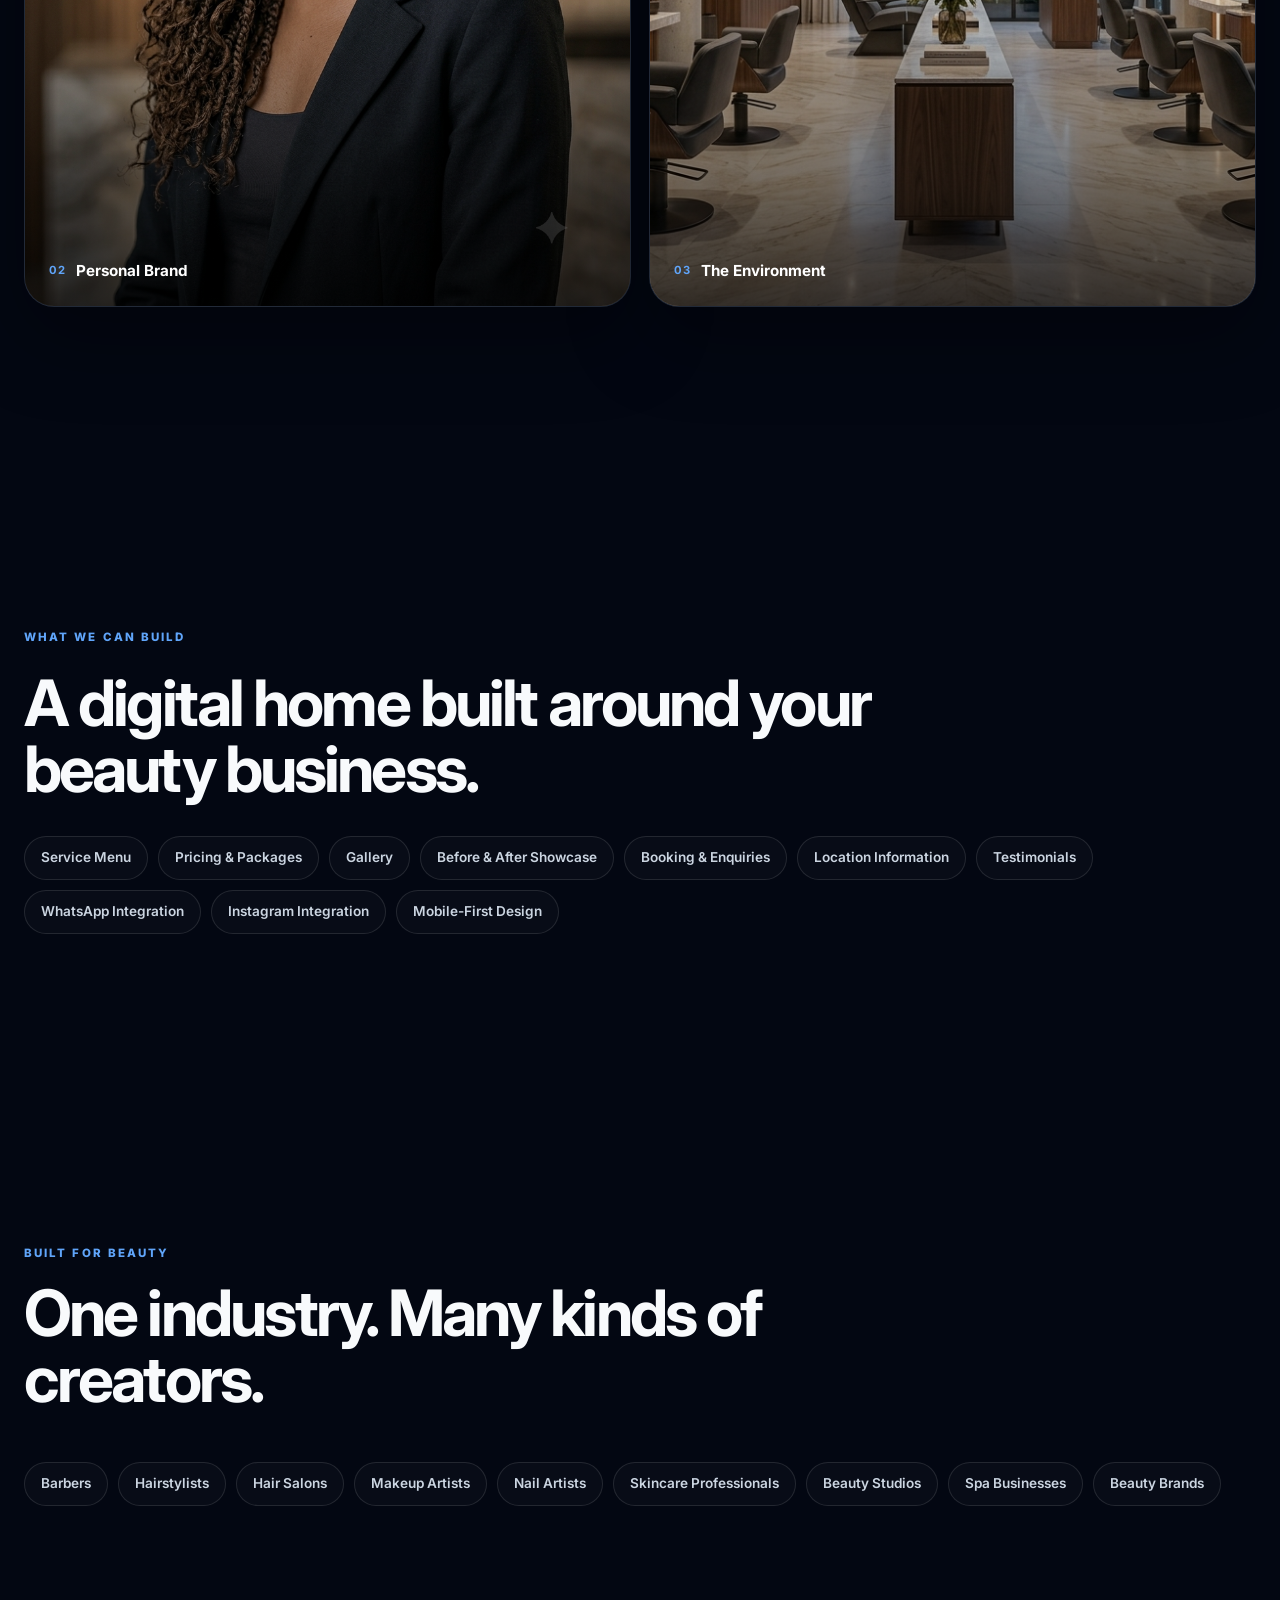
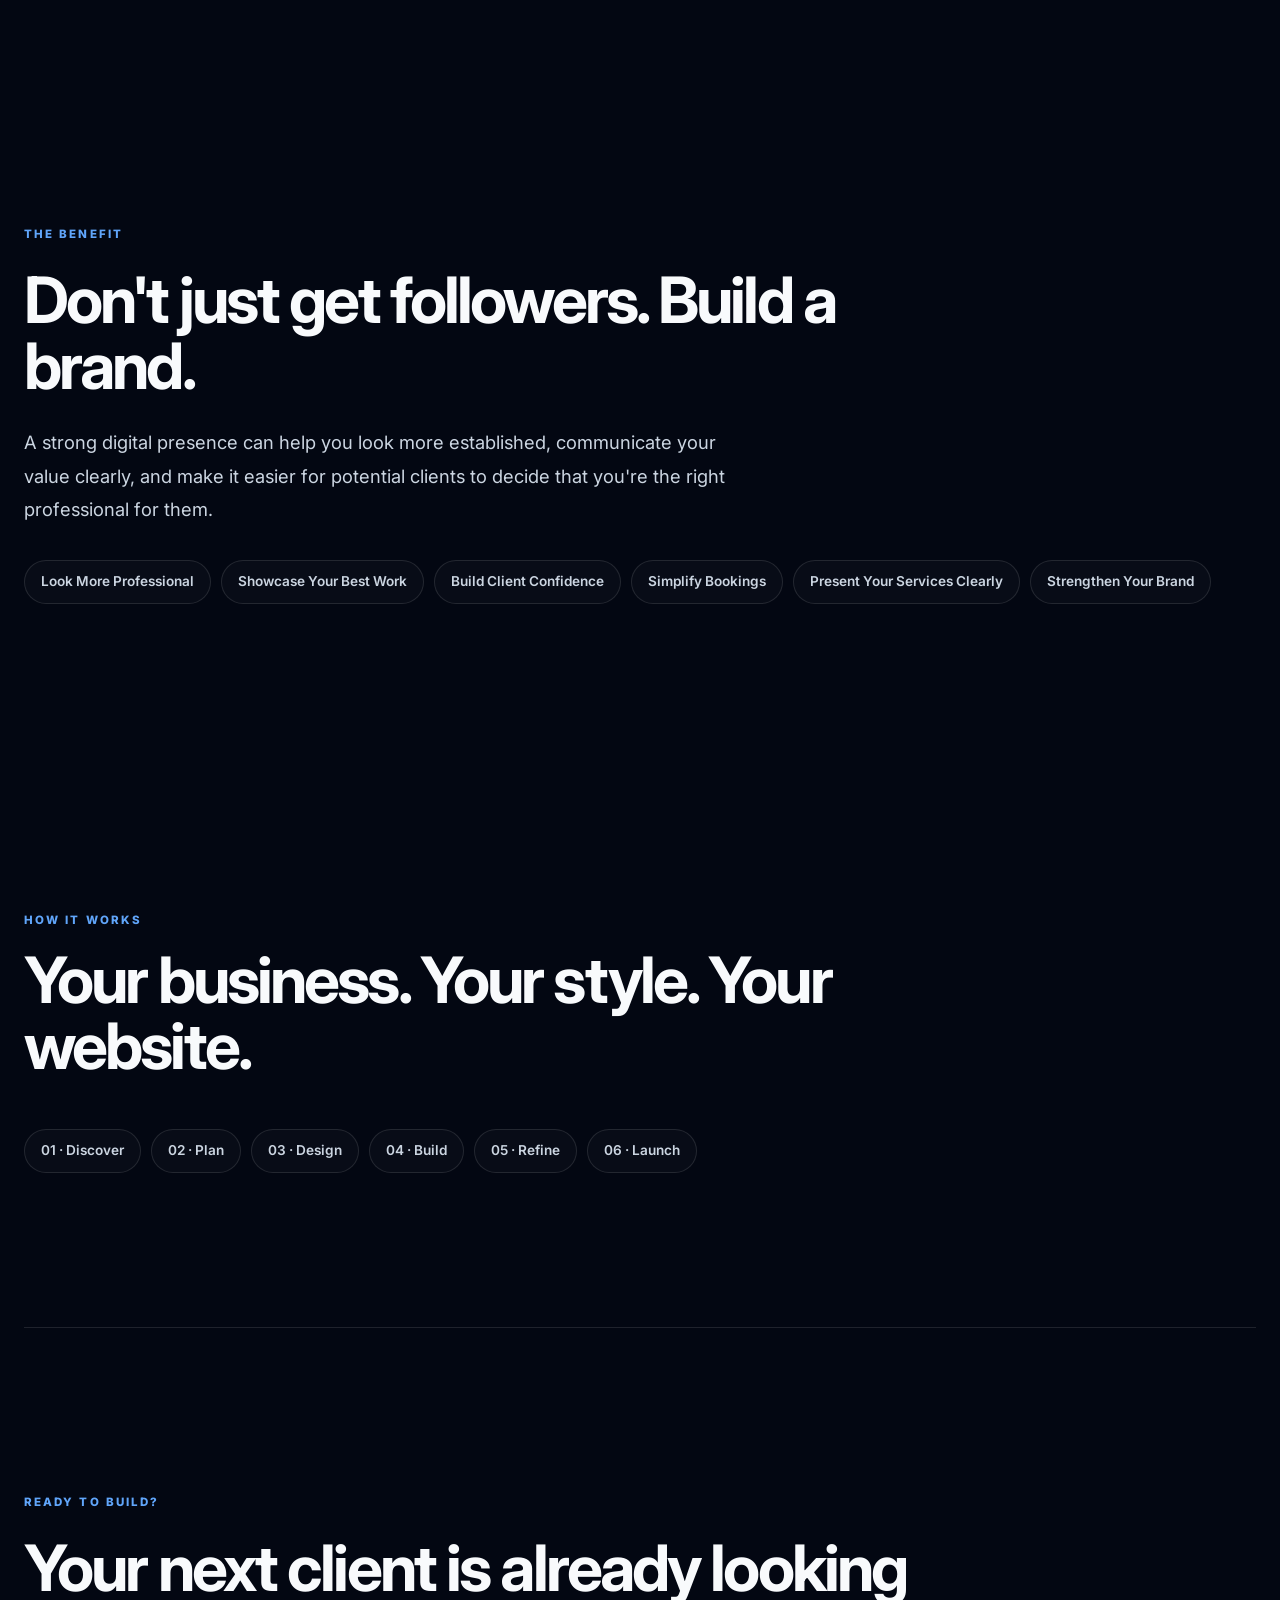
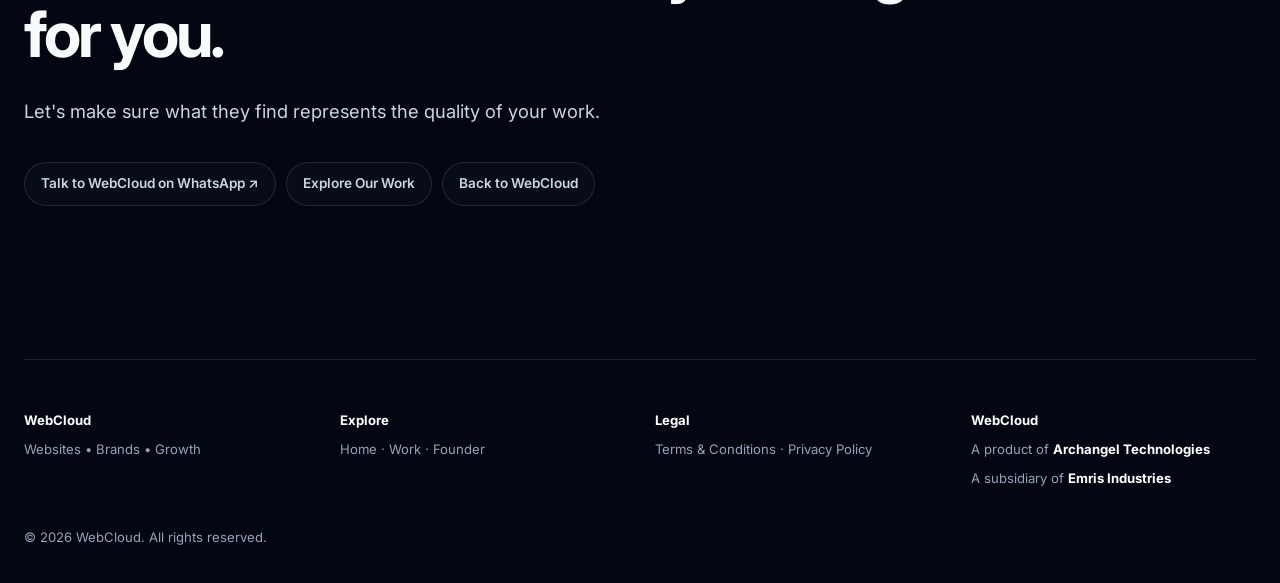
<file: beauty.html>
<!DOCTYPE html>
<html lang="en">
<head>
  <meta charset="UTF-8">

  <meta name="viewport" content="width=device-width, initial-scale=1.0">

  <meta name="theme-color" content="#030712">
  <meta name="robots" content="index, follow">
  <meta name="author" content="WebCloud">

  <meta
    name="description"
    content="Premium websites for barbers, hairstylists, salons, makeup artists, and beauty professionals. WebCloud creates digital experiences designed to attract clients and strengthen your brand."
  >

  <meta property="og:type" content="website">
  <meta property="og:title" content="Websites for Beauty Professionals — WebCloud">
  <meta
    property="og:description"
    content="Give your beauty business a professional digital presence that makes clients want to book."
  >
  <meta property="og:site_name" content="WebCloud">
  <meta property="og:image" content="assets/beauty-hero.png">

  <link rel="icon" type="image/png" href="assets/webcloud-logo.png">

  <link rel="preconnect" href="https://fonts.googleapis.com">
  <link rel="preconnect" href="https://fonts.gstatic.com" crossorigin>

  <link
    href="https://fonts.googleapis.com/css2?family=Inter:wght@400;500;600;700;800&display=swap"
    rel="stylesheet"
  >

  <link rel="stylesheet" href="styles.css">

  <title>Websites for Beauty Professionals — WebCloud</title>
</head>

<body>

<header class="site-header">

  <a class="brand" href="index.html" aria-label="WebCloud home">

    <img
      src="assets/webcloud-logo.png"
      alt="WebCloud"
      width="180"
      height="48"
    >

  </a>

  <nav class="main-nav" aria-label="Primary navigation">

    <a href="index.html#services">Services</a>
    <a href="products.html">Work</a>
    <a href="founder.html">Founder</a>
    <a href="index.html#about">About</a>

    <a class="nav-cta" href="#contact">
      Start a Project
    </a>

  </nav>

  <button
    class="menu-toggle"
    type="button"
    aria-label="Open navigation menu"
    aria-expanded="false"
  >
    <span></span>
    <span></span>
    <span></span>
  </button>

</header>


<main>

  <!-- HERO -->

  <section class="hero" aria-labelledby="hero-title">

    <div class="sky-layer sky-layer-back" aria-hidden="true"></div>
    <div class="sky-layer sky-layer-mid" aria-hidden="true"></div>
    <div class="sky-layer sky-layer-front" aria-hidden="true"></div>
    <div class="particle-field" aria-hidden="true"></div>

    <div class="hero-content">

      <p class="eyebrow">
        WEBCLOUD · FOR BEAUTY PROFESSIONALS
      </p>

      <h1 id="hero-title">
        Your talent deserves
        <br>
        <span>a brand people remember.</span>
      </h1>

      <p class="hero-copy">
        Whether you're a barber, hairstylist, salon owner,
        makeup artist, nail artist, or beauty professional,
        your website should make your work look as good
        online as it does in person.
      </p>

      <div class="hero-actions">

        <a
          class="button button-primary"
          href="#contact"
        >
          Build My Website
        </a>

        <a
          class="button button-secondary"
          href="#experience"
        >
          Explore the Experience
        </a>

      </div>

    </div>

    <div class="scroll-hint" aria-hidden="true">
      Scroll to explore
      <span>↓</span>
    </div>

  </section>


  <!-- PROBLEM -->

  <section class="section-placeholder" aria-labelledby="problem-title">

    <p>THE PROBLEM</p>

    <h2 id="problem-title">
      Your social page gets attention. Your website can earn trust.
    </h2>

    <p class="hero-copy">
      Clients want to know what you offer, what your work looks
      like, where you're located, how much your services cost,
      and how they can book.
    </p>

    <p class="hero-copy">
      A professional website puts those answers in one place
      and gives your business an identity that exists beyond
      a social-media feed.
    </p>

  </section>


  <!-- EXPERIENCE -->

  <section
    id="experience"
    class="portfolio-section"
    aria-labelledby="experience-title"
  >

    <div class="portfolio-heading">

      <p class="eyebrow">
        THE DIGITAL EXPERIENCE
      </p>

      <h2 id="experience-title">
        Make the first impression feel premium.
      </h2>

      <p class="hero-copy">
        Your clients are already judging your brand before
        they sit in your chair or walk into your studio.
      </p>

    </div>

    <div class="portfolio-grid">

      <figure class="portfolio-card portfolio-card-wide">

        <img
          src="assets/beauty-hero.png"
          alt="Premium beauty website concept"
          width="1600"
          height="900"
          loading="lazy"
          decoding="async"
        >

        <figcaption>
          <span>01</span>
          Studio Experience
        </figcaption>

      </figure>

      <figure class="portfolio-card">

        <img
          src="assets/beauty-portrait.png"
          alt="Beauty professional portrait"
          width="1200"
          height="1500"
          loading="lazy"
          decoding="async"
        >

        <figcaption>
          <span>02</span>
          Personal Brand
        </figcaption>

      </figure>

      <figure class="portfolio-card">

        <img
          src="assets/beauty-salon.png"
          alt="Modern beauty salon interior"
          width="1600"
          height="900"
          loading="lazy"
          decoding="async"
        >

        <figcaption>
          <span>03</span>
          The Environment
        </figcaption>

      </figure>

    </div>

  </section>


  <!-- WHAT WE BUILD -->

  <section class="section-placeholder" aria-labelledby="build-title">

    <p>WHAT WE CAN BUILD</p>

    <h2 id="build-title">
      A digital home built around your beauty business.
    </h2>

    <div class="contact-links">

      <a href="#contact">Service Menu</a>
      <a href="#contact">Pricing &amp; Packages</a>
      <a href="#contact">Gallery</a>
      <a href="#contact">Before &amp; After Showcase</a>
      <a href="#contact">Booking &amp; Enquiries</a>
      <a href="#contact">Location Information</a>
      <a href="#contact">Testimonials</a>
      <a href="#contact">WhatsApp Integration</a>
      <a href="#contact">Instagram Integration</a>
      <a href="#contact">Mobile-First Design</a>

    </div>

  </section>


  <!-- AUDIENCE -->

  <section class="portfolio-section" aria-labelledby="audience-title">

    <div class="portfolio-heading">

      <p class="eyebrow">BUILT FOR BEAUTY</p>

      <h2 id="audience-title">
        One industry. Many kinds of creators.
      </h2>

    </div>

    <div class="contact-links">

      <a href="#contact">Barbers</a>
      <a href="#contact">Hairstylists</a>
      <a href="#contact">Hair Salons</a>
      <a href="#contact">Makeup Artists</a>
      <a href="#contact">Nail Artists</a>
      <a href="#contact">Skincare Professionals</a>
      <a href="#contact">Beauty Studios</a>
      <a href="#contact">Spa Businesses</a>
      <a href="#contact">Beauty Brands</a>

    </div>

  </section>


  <!-- BENEFITS -->

  <section class="section-placeholder" aria-labelledby="benefits-title">

    <p>THE BENEFIT</p>

    <h2 id="benefits-title">
      Don't just get followers. Build a brand.
    </h2>

    <p class="hero-copy">
      A strong digital presence can help you look more
      established, communicate your value clearly, and
      make it easier for potential clients to decide
      that you're the right professional for them.
    </p>

    <div class="contact-links">

      <a href="#contact">Look More Professional</a>
      <a href="#contact">Showcase Your Best Work</a>
      <a href="#contact">Build Client Confidence</a>
      <a href="#contact">Simplify Bookings</a>
      <a href="#contact">Present Your Services Clearly</a>
      <a href="#contact">Strengthen Your Brand</a>

    </div>

  </section>


  <!-- PROCESS -->

  <section class="portfolio-section" aria-labelledby="process-title">

    <div class="portfolio-heading">

      <p class="eyebrow">HOW IT WORKS</p>

      <h2 id="process-title">
        Your business. Your style. Your website.
      </h2>

    </div>

    <div class="contact-links">

      <a href="#contact">01 · Discover</a>
      <a href="#contact">02 · Plan</a>
      <a href="#contact">03 · Design</a>
      <a href="#contact">04 · Build</a>
      <a href="#contact">05 · Refine</a>
      <a href="#contact">06 · Launch</a>

    </div>

  </section>


  <!-- CTA -->

  <section
    id="contact"
    class="section-placeholder contact-placeholder"
    aria-labelledby="contact-title"
  >

    <p>READY TO BUILD?</p>

    <h2 id="contact-title">
      Your next client is already looking for you.
    </h2>

    <p class="hero-copy">
      Let's make sure what they find represents the quality
      of your work.
    </p>

    <div class="contact-links">

      <a
        href="https://wa.me/2348169502325?text=Hello%20WebCloud%2C%20I'm%20a%20beauty%20professional%20and%20I'd%20like%20to%20discuss%20a%20website."
        target="_blank"
        rel="noopener noreferrer"
      >
        Talk to WebCloud on WhatsApp ↗
      </a>

      <a href="products.html">
        Explore Our Work
      </a>

      <a href="index.html">
        Back to WebCloud
      </a>

    </div>

  </section>

</main>


<footer class="site-footer">

  <div>
    <strong>WebCloud</strong>
    <p>Websites • Brands • Growth</p>
  </div>

  <div>
    <strong>Explore</strong>
    <p>
      <a href="index.html">Home</a> ·
      <a href="products.html">Work</a> ·
      <a href="founder.html">Founder</a>
    </p>
  </div>

  <div>
    <strong>Legal</strong>
    <p>
      <a href="terms.html">Terms &amp; Conditions</a> ·
      <a href="privacy.html">Privacy Policy</a>
    </p>
  </div>

  <div>
    <strong>WebCloud</strong>
    <p>
      A product of
      <strong>Archangel Technologies</strong>
    </p>
    <p>
      A subsidiary of
      <strong>Emris Industries</strong>
    </p>
  </div>

  <div>
    <p>© 2026 WebCloud. All rights reserved.</p>
  </div>

</footer>


<script src="script.js"></script>

</body>
</html>
</file>
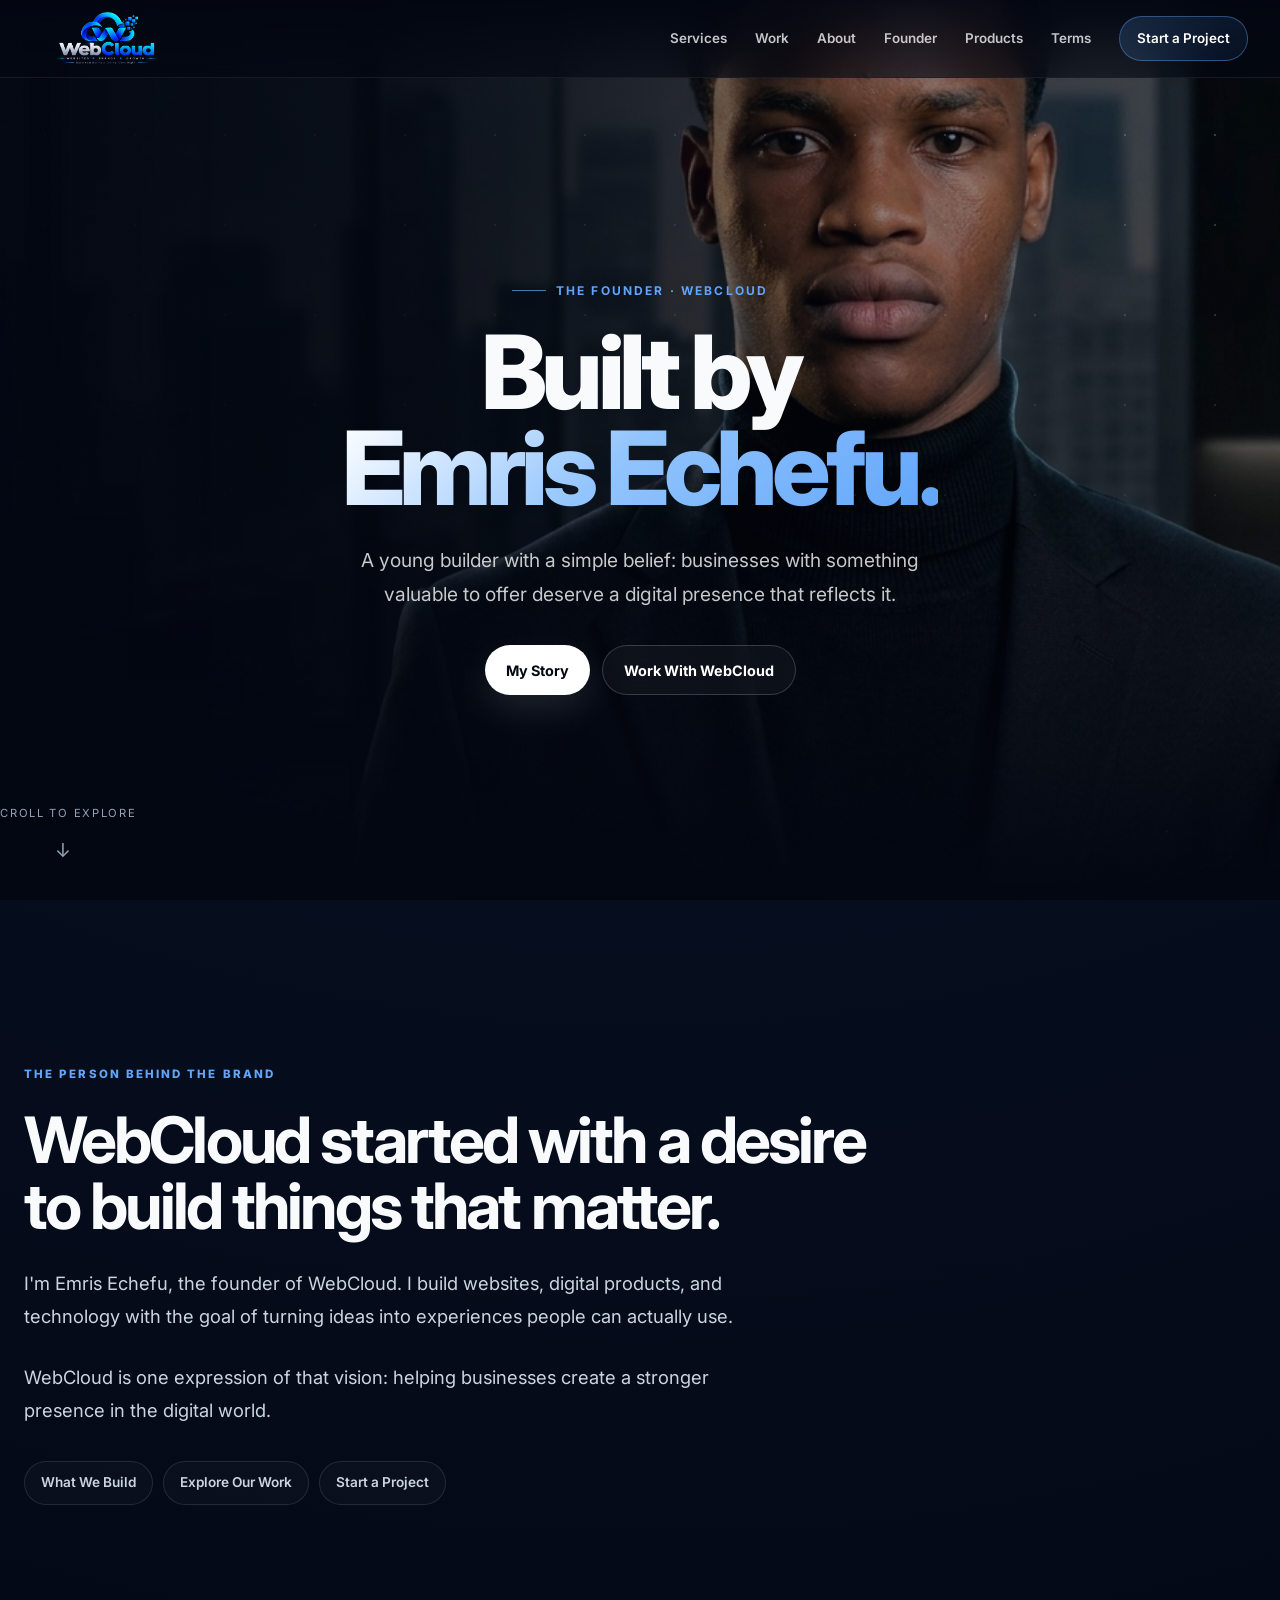
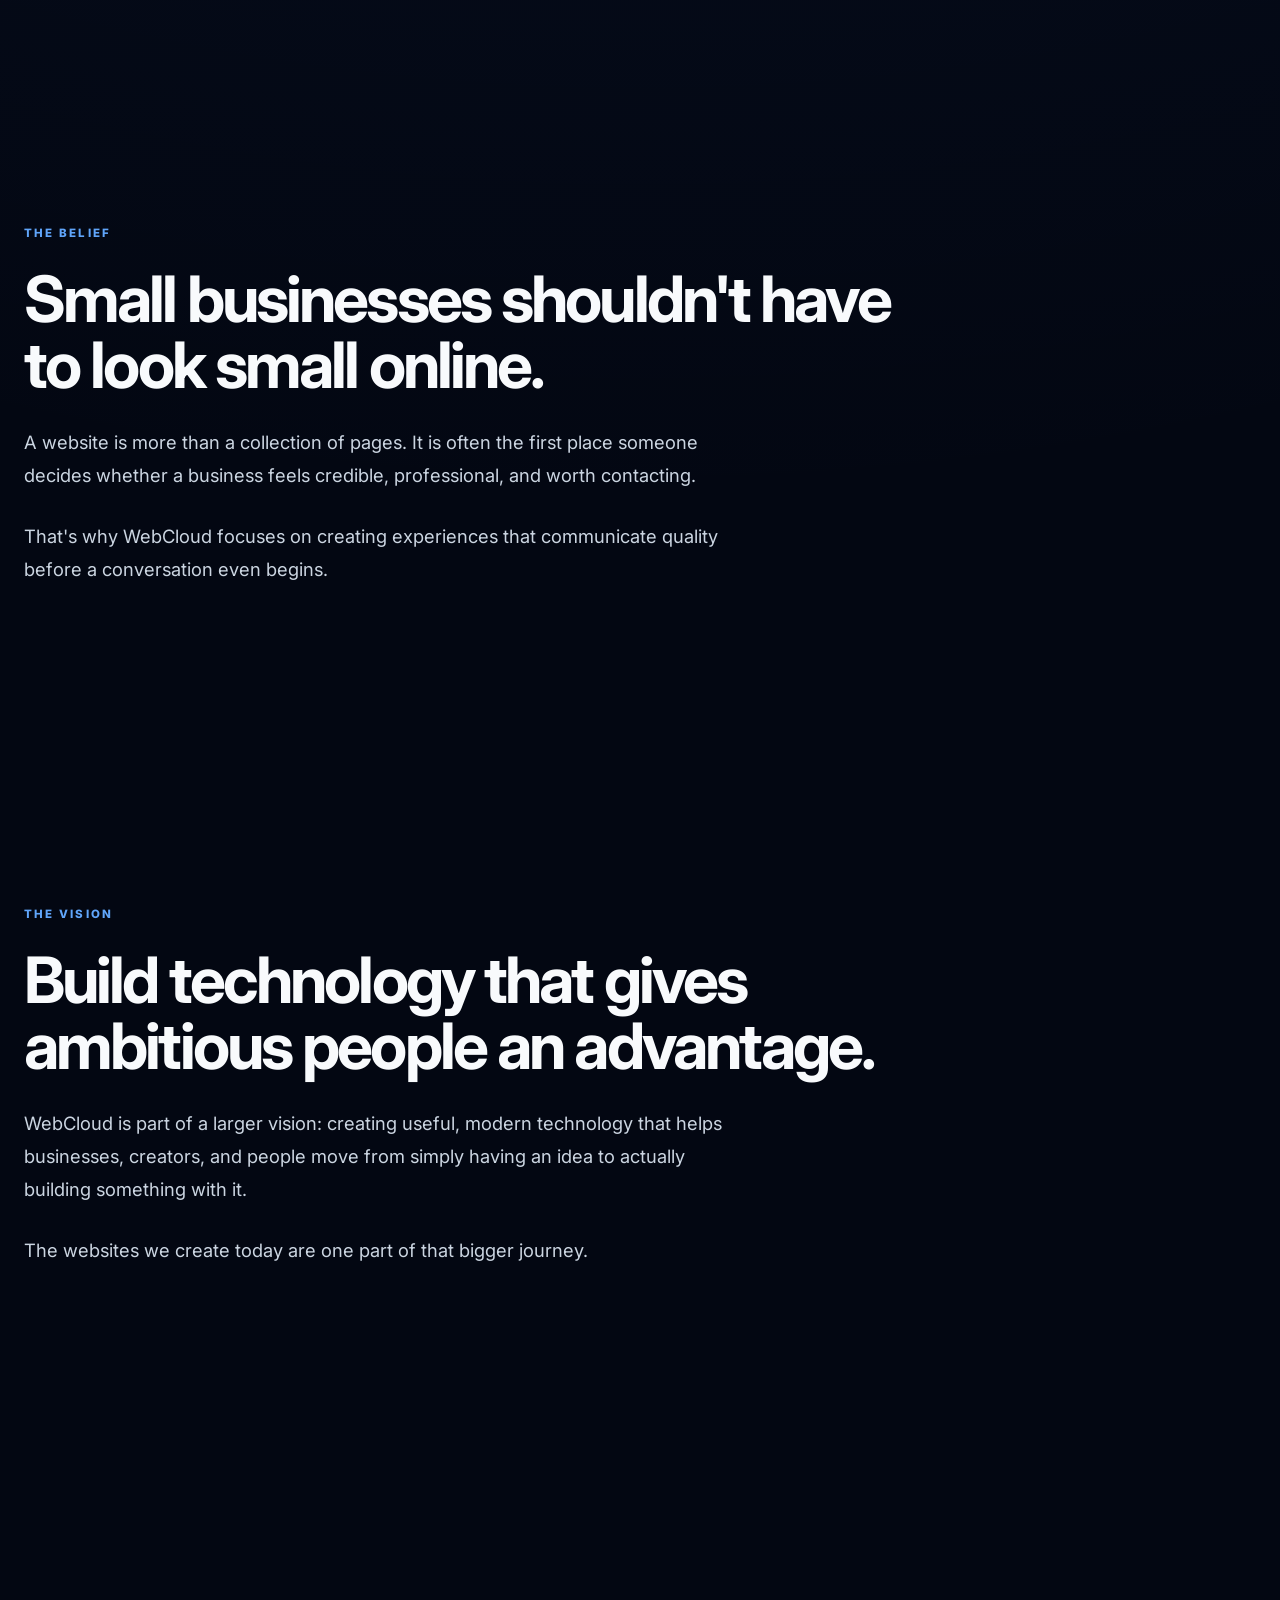
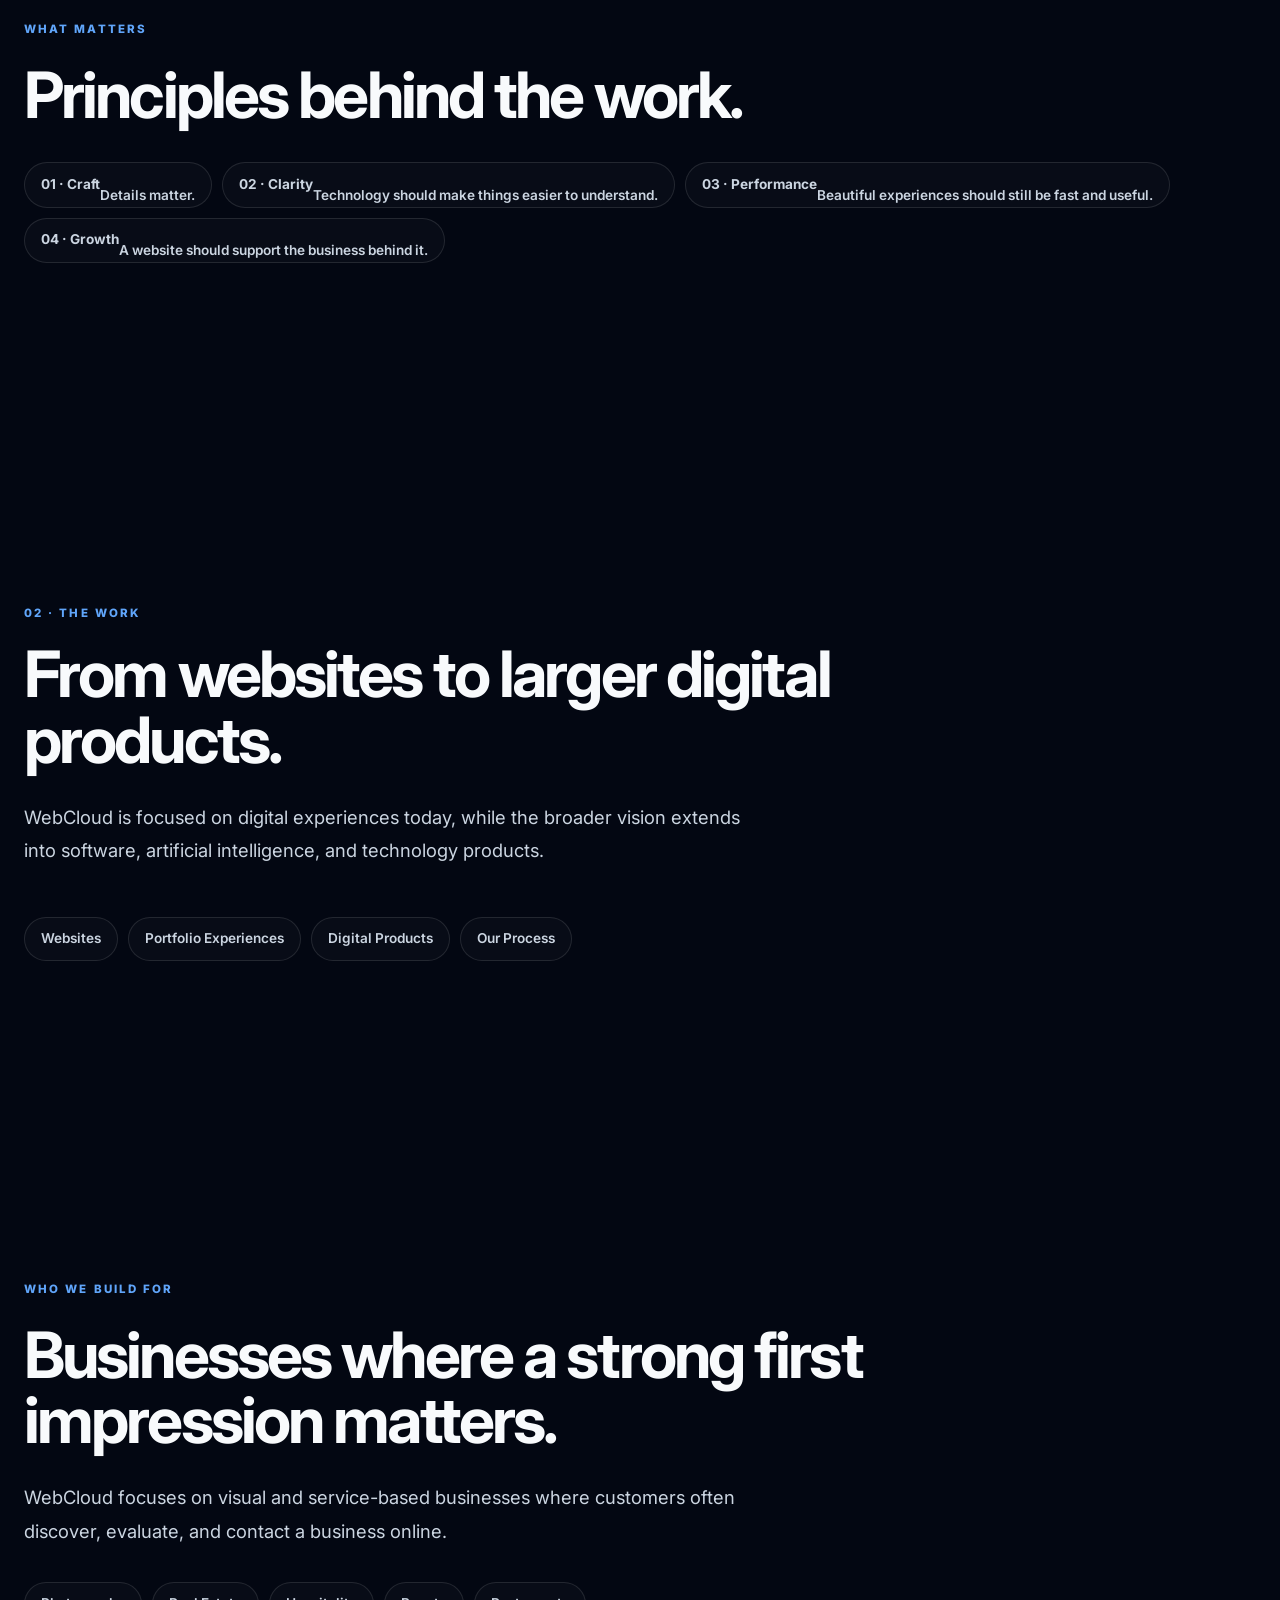
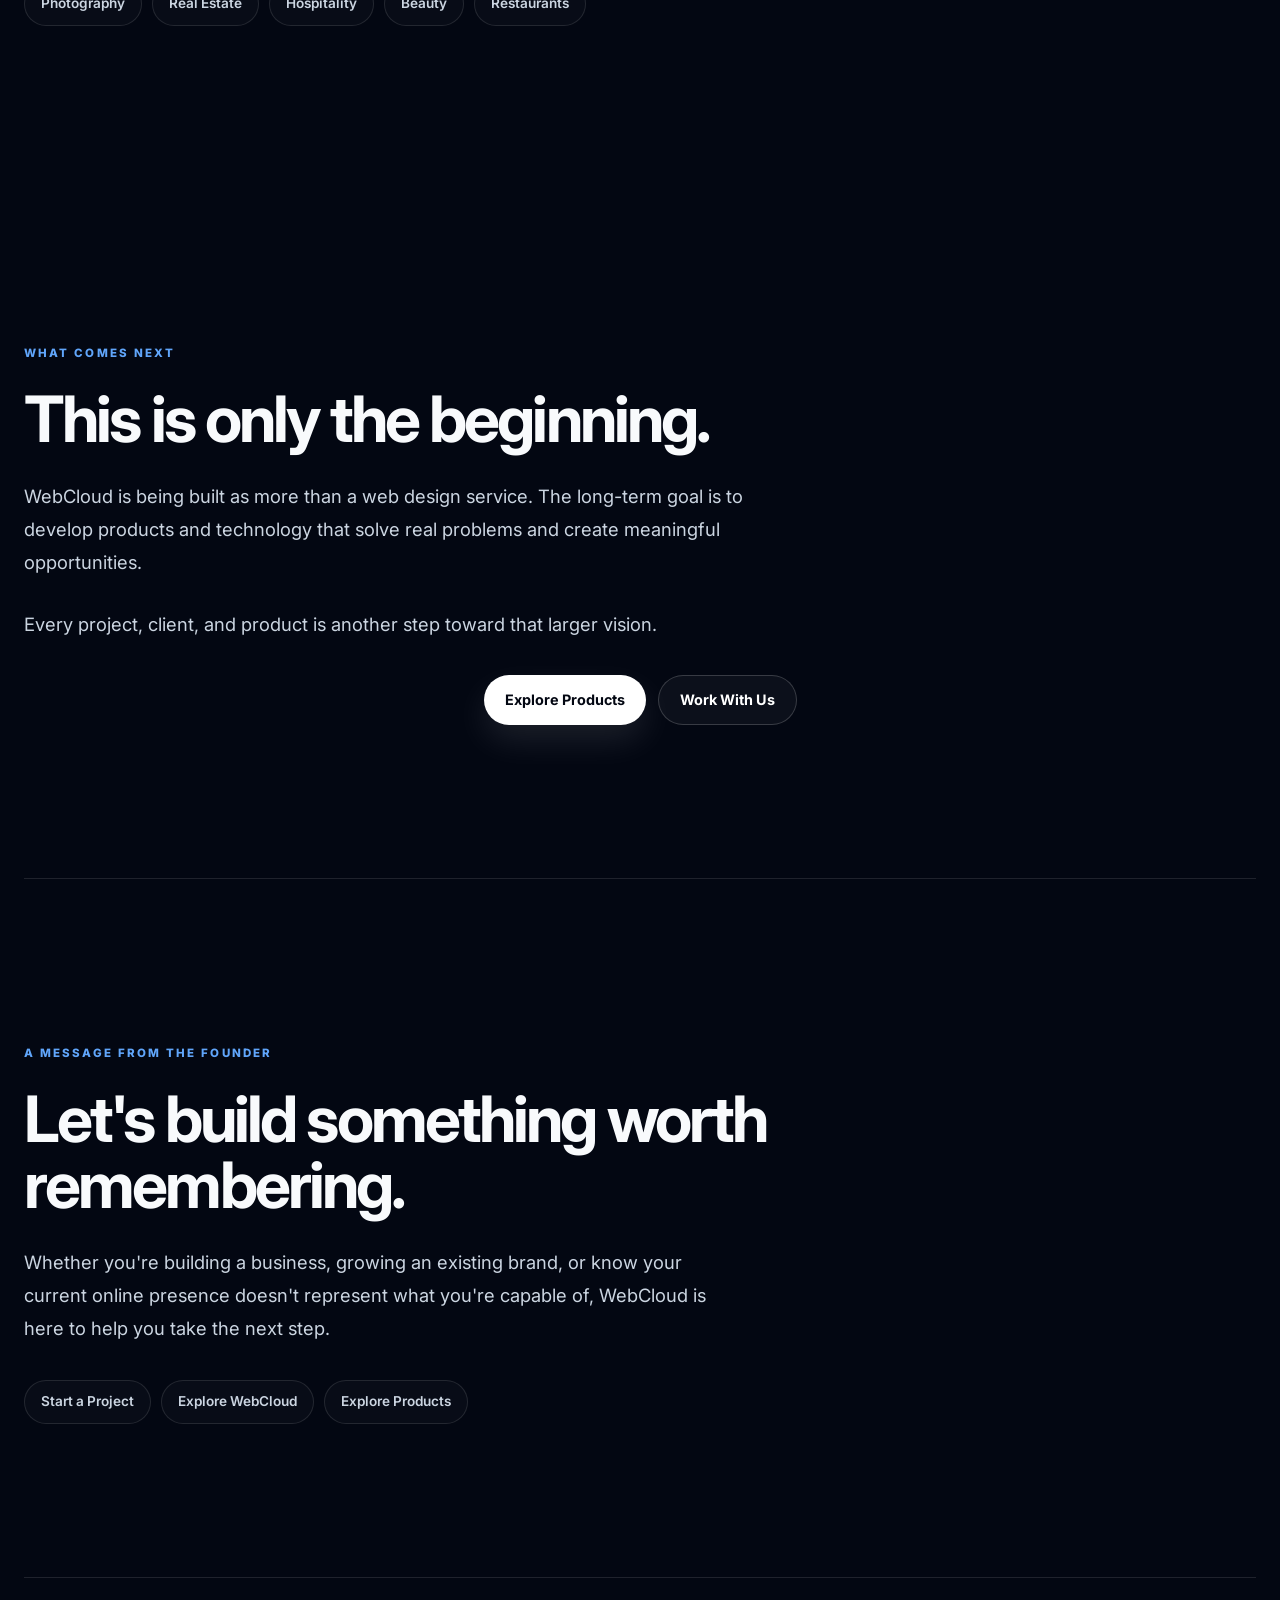
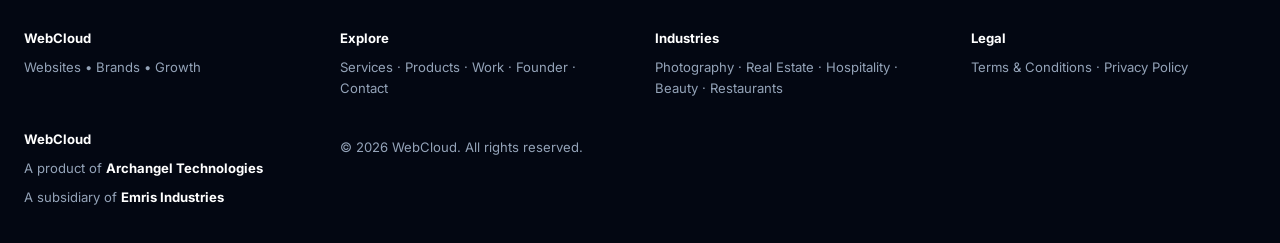
<file: founder.html>
<!DOCTYPE html>
<html lang="en">
<head>
  <meta charset="UTF-8">
  <meta name="viewport" content="width=device-width, initial-scale=1.0">

  <meta name="theme-color" content="#030712">
  <meta name="robots" content="index, follow">
  <meta name="author" content="WebCloud">

  <meta
    name="description"
    content="Meet Emris Echefu, founder of WebCloud — building premium websites, digital experiences, and technology for ambitious businesses."
  >

  <meta property="og:type" content="website">
  <meta property="og:title" content="Founder — WebCloud">
  <meta
    property="og:description"
    content="Meet Emris Echefu, founder of WebCloud."
  >
  <meta property="og:site_name" content="WebCloud">
  <meta property="og:image" content="assets/founder-emris.png">

  <meta name="twitter:card" content="summary_large_image">
  <meta name="twitter:title" content="Founder — WebCloud">
  <meta
    name="twitter:description"
    content="Meet Emris Echefu, founder of WebCloud."
  >
  <meta name="twitter:image" content="assets/founder-emris.png">

  <link
    rel="icon"
    type="image/png"
    href="assets/webcloud-logo.png"
  >

  <link rel="preconnect" href="https://fonts.googleapis.com">
  <link
    rel="preconnect"
    href="https://fonts.gstatic.com"
    crossorigin
  >

  <link
    href="https://fonts.googleapis.com/css2?family=Inter:wght@400;500;600;700;800&display=swap"
    rel="stylesheet"
  >

  <link rel="stylesheet" href="styles.css">

  <title>Founder — WebCloud</title>


  <!-- =====================================================
       FOUNDER PAGE ONLY STYLES
       ===================================================== -->

  <style>

    /*
     * =====================================================
     * CINEMATIC FOUNDER HERO
     * =====================================================
     */

    .founder-hero {
      position: relative;
      min-height: 100svh;
      overflow: hidden;

      display: flex;
      align-items: center;

      background:
        #030712
        url("assets/founder-emris.png")
        center center
        / cover
        no-repeat;

      isolation: isolate;
    }


    /*
     * Dark cinematic overlay.
     *
     * The left side stays darker for text readability,
     * while the right side allows more of the portrait
     * to remain visible.
     */

    .founder-hero::before {
      content: "";
      position: absolute;
      inset: 0;
      z-index: -1;

      background:
        linear-gradient(
          90deg,
          rgba(3, 7, 18, 0.96) 0%,
          rgba(3, 7, 18, 0.82) 32%,
          rgba(3, 7, 18, 0.45) 62%,
          rgba(3, 7, 18, 0.20) 100%
        );
    }


    /*
     * Bottom fade into the WebCloud page.
     */

    .founder-hero::after {
      content: "";
      position: absolute;
      inset: auto 0 0;
      height: 42%;

      z-index: -1;

      background:
        linear-gradient(
          to bottom,
          transparent,
          #030712
        );

      pointer-events: none;
    }


    /*
     * Keep the existing decorative sky layers subtle
     * so they don't overpower the actual portrait.
     */

    .founder-hero .sky-layer {
      opacity: 0.12;
      pointer-events: none;
    }


    .founder-hero .particle-field {
      opacity: 0.18;
      pointer-events: none;
    }


    /*
     * Hero content.
     */

    .founder-hero .hero-content {
      position: relative;
      z-index: 5;

      width: min(760px, 100%);

      padding-top: 90px;
      padding-bottom: 90px;
    }


    /*
     * Founder eyebrow.
     */

    .founder-hero .eyebrow {
      display: inline-flex;
      align-items: center;
      gap: 10px;

      margin-bottom: 24px;

      font-size: 0.75rem;
      font-weight: 700;
      letter-spacing: 0.18em;
    }


    .founder-hero .eyebrow::before {
      content: "";

      display: inline-block;

      width: 34px;
      height: 1px;

      background: currentColor;

      opacity: 0.7;
    }


    /*
     * Main founder heading.
     */

    .founder-hero h1 {
      max-width: 760px;

      margin-bottom: 28px;

      font-size: clamp(
        3.5rem,
        8vw,
        7rem
      );

      line-height: 0.94;
      letter-spacing: -0.055em;
    }


    .founder-hero h1 span {
      display: inline-block;
    }


    /*
     * Hero description.
     */

    .founder-hero .hero-copy {
      max-width: 610px;

      font-size: clamp(
        1rem,
        2vw,
        1.2rem
      );

      line-height: 1.75;

      color: rgba(255, 255, 255, 0.78);
    }


    /*
     * Buttons.
     */

    .founder-hero .hero-actions {
      margin-top: 34px;
    }


    /*
     * Subtle glass treatment around the hero controls.
     */

    .founder-hero .button {
      backdrop-filter: blur(14px);
      -webkit-backdrop-filter: blur(14px);
    }


    /*
     * Scroll indicator.
     */

    .founder-hero .scroll-hint {
      position: absolute;

      left: clamp(24px, 5vw, 70px);
      bottom: 34px;

      z-index: 10;

      display: flex;
      align-items: center;
      gap: 12px;

      font-size: 0.7rem;
      letter-spacing: 0.15em;
      text-transform: uppercase;

      opacity: 0.65;
    }


    .founder-hero .scroll-hint span {
      font-size: 1.2rem;
    }


    /*
     * Founder story image is no longer necessary because
     * the hero itself uses the founder photograph.
     *
     * We keep the section elegant and text-focused.
     */

    .founder-story-section {
      position: relative;
    }


    /*
     * Mobile optimisation.
     */

    @media (max-width: 900px) {

      .founder-hero {
        min-height: 100svh;

        background-position:
          65% center;
      }


      .founder-hero::before {
        background:
          linear-gradient(
            180deg,
            rgba(3, 7, 18, 0.84) 0%,
            rgba(3, 7, 18, 0.60) 45%,
            rgba(3, 7, 18, 0.88) 100%
          );
      }


      .founder-hero::after {
        height: 30%;
      }


      .founder-hero .hero-content {
        padding-top: 120px;
        padding-bottom: 120px;
      }


      .founder-hero h1 {
        font-size: clamp(
          3.1rem,
          15vw,
          5.5rem
        );
      }


      .founder-hero .hero-copy {
        max-width: 92%;
      }

    }


    /*
     * Smaller phones.
     */

    @media (max-width: 600px) {

      .founder-hero {
        background-position:
          64% center;
      }


      .founder-hero .hero-content {
        padding-top: 105px;
        padding-bottom: 105px;
      }


      .founder-hero .hero-actions {
        display: flex;
        flex-direction: column;
        align-items: stretch;
      }


      .founder-hero .button {
        width: 100%;
        text-align: center;
      }


      .founder-hero .scroll-hint {
        left: 20px;
        bottom: 20px;
      }

    }


    /*
     * Reduced motion accessibility.
     */

    @media (prefers-reduced-motion: reduce) {

      .founder-hero {
        background-attachment: scroll;
      }

    }

  </style>

</head>


<body>

  <!-- =====================================================
       SKIP LINK
       ===================================================== -->

  <a
    class="skip-link"
    href="#main-content"
  >
    Skip to content
  </a>


  <!-- =====================================================
       HEADER
       ===================================================== -->

  <header
    class="site-header"
    id="site-header"
  >

    <a
      class="brand"
      href="index.html"
      aria-label="WebCloud home"
    >

      <img
        src="assets/webcloud-logo.png"
        alt="WebCloud"
        width="180"
        height="48"
      >

    </a>


    <!-- ===================================================
         DESKTOP NAVIGATION
         =================================================== -->

    <nav
      class="main-nav"
      aria-label="Primary navigation"
    >

      <a href="index.html#services">
        Services
      </a>

      <a href="index.html#work">
        Work
      </a>

      <a href="index.html#about">
        About
      </a>

      <a
        href="founder.html"
        aria-current="page"
      >
        Founder
      </a>

      <a href="products.html">
        Products
      </a>

      <a href="terms.html">
        Terms
      </a>

      <a
        class="nav-cta"
        href="index.html#contact"
      >
        Start a Project
      </a>

    </nav>


    <!-- ===================================================
         MOBILE MENU BUTTON
         =================================================== -->

    <button
      class="mobile-menu-toggle"
      id="mobile-menu-toggle"
      type="button"
      aria-label="Open navigation menu"
      aria-expanded="false"
      aria-controls="mobile-nav"
    >

      <span></span>
      <span></span>
      <span></span>

    </button>


    <!-- ===================================================
         MOBILE NAVIGATION
         =================================================== -->

    <nav
      class="mobile-nav"
      id="mobile-nav"
      aria-label="Mobile navigation"
      aria-hidden="true"
    >

      <a href="index.html#home">
        Home
      </a>

      <a href="index.html#services">
        Services
      </a>

      <a href="index.html#work">
        Our Work
      </a>

      <a href="index.html#industries">
        Industries
      </a>

      <a href="index.html#process">
        Process
      </a>

      <a href="index.html#about">
        About
      </a>

      <a
        href="founder.html"
        aria-current="page"
      >
        Founder
      </a>

      <a href="products.html">
        Products
      </a>

      <a href="photographer.html">
        Photography
      </a>

      <a href="realestate.html">
        Real Estate
      </a>

      <a href="hospitality.html">
        Hospitality
      </a>

      <a href="barber.html">
        Beauty
      </a>

      <a href="restaurant.html">
        Restaurants
      </a>

      <a href="terms.html">
        Terms &amp; Conditions
      </a>

      <a href="privacy.html">
        Privacy Policy
      </a>

      <a
        class="nav-cta"
        href="index.html#contact"
      >
        Start a Project
      </a>

    </nav>

  </header>


  <!-- =====================================================
       MAIN
       ===================================================== -->

  <main id="main-content">


    <!-- ===================================================
         FOUNDER HERO
         =================================================== -->

    <section
      class="hero founder-hero"
      id="home"
      aria-labelledby="founder-title"
    >

      <div
        class="sky-layer sky-layer-back"
        aria-hidden="true"
      ></div>

      <div
        class="sky-layer sky-layer-mid"
        aria-hidden="true"
      ></div>

      <div
        class="sky-layer sky-layer-front"
        aria-hidden="true"
      ></div>

      <div
        class="particle-field"
        aria-hidden="true"
      ></div>


      <div class="hero-content">

        <p class="eyebrow">
          THE FOUNDER · WEBCLOUD
        </p>

        <h1 id="founder-title">
          Built by
          <br>
          <span>Emris Echefu.</span>
        </h1>

        <p class="hero-copy">
          A young builder with a simple belief:
          businesses with something valuable to offer
          deserve a digital presence that reflects it.
        </p>


        <div class="hero-actions">

          <a
            class="button button-primary"
            href="#story"
          >
            My Story
          </a>

          <a
            class="button button-secondary"
            href="index.html#contact"
          >
            Work With WebCloud
          </a>

        </div>

      </div>


      <div
        class="scroll-hint"
        aria-hidden="true"
      >

        Scroll to explore

        <span>
          ↓
        </span>

      </div>

    </section>


    <!-- ===================================================
         STORY
         =================================================== -->

    <section
      id="story"
      class="section-placeholder founder-story-section"
      aria-labelledby="story-title"
    >

      <p>
        THE PERSON BEHIND THE BRAND
      </p>

      <h2 id="story-title">
        WebCloud started with a desire to build things that matter.
      </h2>

      <p class="hero-copy">
        I'm Emris Echefu, the founder of WebCloud.
        I build websites, digital products, and technology
        with the goal of turning ideas into experiences
        people can actually use.
      </p>

      <p class="hero-copy">
        WebCloud is one expression of that vision:
        helping businesses create a stronger presence
        in the digital world.
      </p>


      <div class="contact-links">

        <a href="index.html#services">
          What We Build
        </a>

        <a href="index.html#work">
          Explore Our Work
        </a>

        <a href="index.html#contact">
          Start a Project
        </a>

      </div>

    </section>


    <!-- ===================================================
         BELIEF
         =================================================== -->

    <section
      class="section-placeholder"
      aria-labelledby="belief-title"
    >

      <p>
        THE BELIEF
      </p>

      <h2 id="belief-title">
        Small businesses shouldn't have to look small online.
      </h2>

      <p class="hero-copy">
        A website is more than a collection of pages.
        It is often the first place someone decides whether
        a business feels credible, professional, and worth
        contacting.
      </p>

      <p class="hero-copy">
        That's why WebCloud focuses on creating experiences
        that communicate quality before a conversation even
        begins.
      </p>

    </section>


    <!-- ===================================================
         VISION
         =================================================== -->

    <section
      class="section-placeholder"
      aria-labelledby="vision-title"
    >

      <p>
        THE VISION
      </p>

      <h2 id="vision-title">
        Build technology that gives ambitious people an advantage.
      </h2>

      <p class="hero-copy">
        WebCloud is part of a larger vision:
        creating useful, modern technology that helps
        businesses, creators, and people move from simply
        having an idea to actually building something with it.
      </p>

      <p class="hero-copy">
        The websites we create today are one part of
        that bigger journey.
      </p>

    </section>


    <!-- ===================================================
         VALUES
         =================================================== -->

    <section
      id="values"
      class="section-placeholder"
      aria-labelledby="values-title"
    >

      <p>
        WHAT MATTERS
      </p>

      <h2 id="values-title">
        Principles behind the work.
      </h2>


      <div class="contact-links">

        <a href="#values">
          <strong>
            01 · Craft
          </strong>

          <br>

          Details matter.
        </a>

        <a href="#values">
          <strong>
            02 · Clarity
          </strong>

          <br>

          Technology should make things easier to understand.
        </a>

        <a href="#values">
          <strong>
            03 · Performance
          </strong>

          <br>

          Beautiful experiences should still be fast and useful.
        </a>

        <a href="#values">
          <strong>
            04 · Growth
          </strong>

          <br>

          A website should support the business behind it.
        </a>

      </div>

    </section>


    <!-- ===================================================
         WORK
         =================================================== -->

    <section
      id="work"
      class="portfolio-section"
      aria-labelledby="build-title"
    >

      <div class="portfolio-heading">

        <p class="eyebrow">
          02 · THE WORK
        </p>

        <h2 id="build-title">
          From websites to larger digital products.
        </h2>

        <p class="hero-copy">
          WebCloud is focused on digital experiences today,
          while the broader vision extends into software,
          artificial intelligence, and technology products.
        </p>

      </div>


      <div class="contact-links">

        <a href="index.html#services">
          Websites
        </a>

        <a href="index.html#work">
          Portfolio Experiences
        </a>

        <a href="products.html">
          Digital Products
        </a>

        <a href="index.html#process">
          Our Process
        </a>

      </div>

    </section>


    <!-- ===================================================
         INDUSTRIES
         =================================================== -->

    <section
      id="industries"
      class="section-placeholder"
      aria-labelledby="industries-title"
    >

      <p>
        WHO WE BUILD FOR
      </p>

      <h2 id="industries-title">
        Businesses where a strong first impression matters.
      </h2>

      <p class="hero-copy">
        WebCloud focuses on visual and service-based businesses
        where customers often discover, evaluate, and contact
        a business online.
      </p>


      <div class="contact-links">

        <a href="photographer.html">
          Photography
        </a>

        <a href="realestate.html">
          Real Estate
        </a>

        <a href="hospitality.html">
          Hospitality
        </a>

        <a href="barber.html">
          Beauty
        </a>

        <a href="restaurant.html">
          Restaurants
        </a>

      </div>

    </section>


    <!-- ===================================================
         FUTURE
         =================================================== -->

    <section
      class="section-placeholder"
      aria-labelledby="future-title"
    >

      <p>
        WHAT COMES NEXT
      </p>

      <h2 id="future-title">
        This is only the beginning.
      </h2>

      <p class="hero-copy">
        WebCloud is being built as more than a web design
        service. The long-term goal is to develop products
        and technology that solve real problems and create
        meaningful opportunities.
      </p>

      <p class="hero-copy">
        Every project, client, and product is another step
        toward that larger vision.
      </p>


      <div class="hero-actions">

        <a
          class="button button-primary"
          href="products.html"
        >
          Explore Products
        </a>

        <a
          class="button button-secondary"
          href="index.html#contact"
        >
          Work With Us
        </a>

      </div>

    </section>


    <!-- ===================================================
         FINAL CTA
         =================================================== -->

    <section
      class="section-placeholder contact-placeholder"
      aria-labelledby="final-title"
    >

      <p>
        A MESSAGE FROM THE FOUNDER
      </p>

      <h2 id="final-title">
        Let's build something worth remembering.
      </h2>

      <p class="hero-copy">
        Whether you're building a business, growing an existing
        brand, or know your current online presence doesn't
        represent what you're capable of, WebCloud is here
        to help you take the next step.
      </p>


      <div class="contact-links">

        <a href="index.html#contact">
          Start a Project
        </a>

        <a href="index.html#work">
          Explore WebCloud
        </a>

        <a href="products.html">
          Explore Products
        </a>

      </div>

    </section>

  </main>


  <!-- =====================================================
       FOOTER
       ===================================================== -->

  <footer class="site-footer">

    <div>

      <strong>
        WebCloud
      </strong>

      <p>
        Websites • Brands • Growth
      </p>

    </div>


    <div>

      <strong>
        Explore
      </strong>

      <p>

        <a href="index.html#services">
          Services
        </a>

        ·

        <a href="products.html">
          Products
        </a>

        ·

        <a href="index.html#work">
          Work
        </a>

        ·

        <a href="founder.html">
          Founder
        </a>

        ·

        <a href="index.html#contact">
          Contact
        </a>

      </p>

    </div>


    <div>

      <strong>
        Industries
      </strong>

      <p>

        <a href="photographer.html">
          Photography
        </a>

        ·

        <a href="realestate.html">
          Real Estate
        </a>

        ·

        <a href="hospitality.html">
          Hospitality
        </a>

        ·

        <a href="barber.html">
          Beauty
        </a>

        ·

        <a href="restaurant.html">
          Restaurants
        </a>

      </p>

    </div>


    <div>

      <strong>
        Legal
      </strong>

      <p>

        <a href="terms.html">
          Terms &amp; Conditions
        </a>

        ·

        <a href="privacy.html">
          Privacy Policy
        </a>

      </p>

    </div>


    <div>

      <strong>
        WebCloud
      </strong>

      <p>
        A product of
        <strong>
          Archangel Technologies
        </strong>
      </p>

      <p>
        A subsidiary of
        <strong>
          Emris Industries
        </strong>
      </p>

    </div>


    <div>

      <p>
        ©
        <span data-current-year>
          2026
        </span>
        WebCloud.
        All rights reserved.
      </p>

    </div>

  </footer>


  <!-- =====================================================
       JAVASCRIPT
       ===================================================== -->

  <script src="script.js"></script>

</body>
</html>
</file>
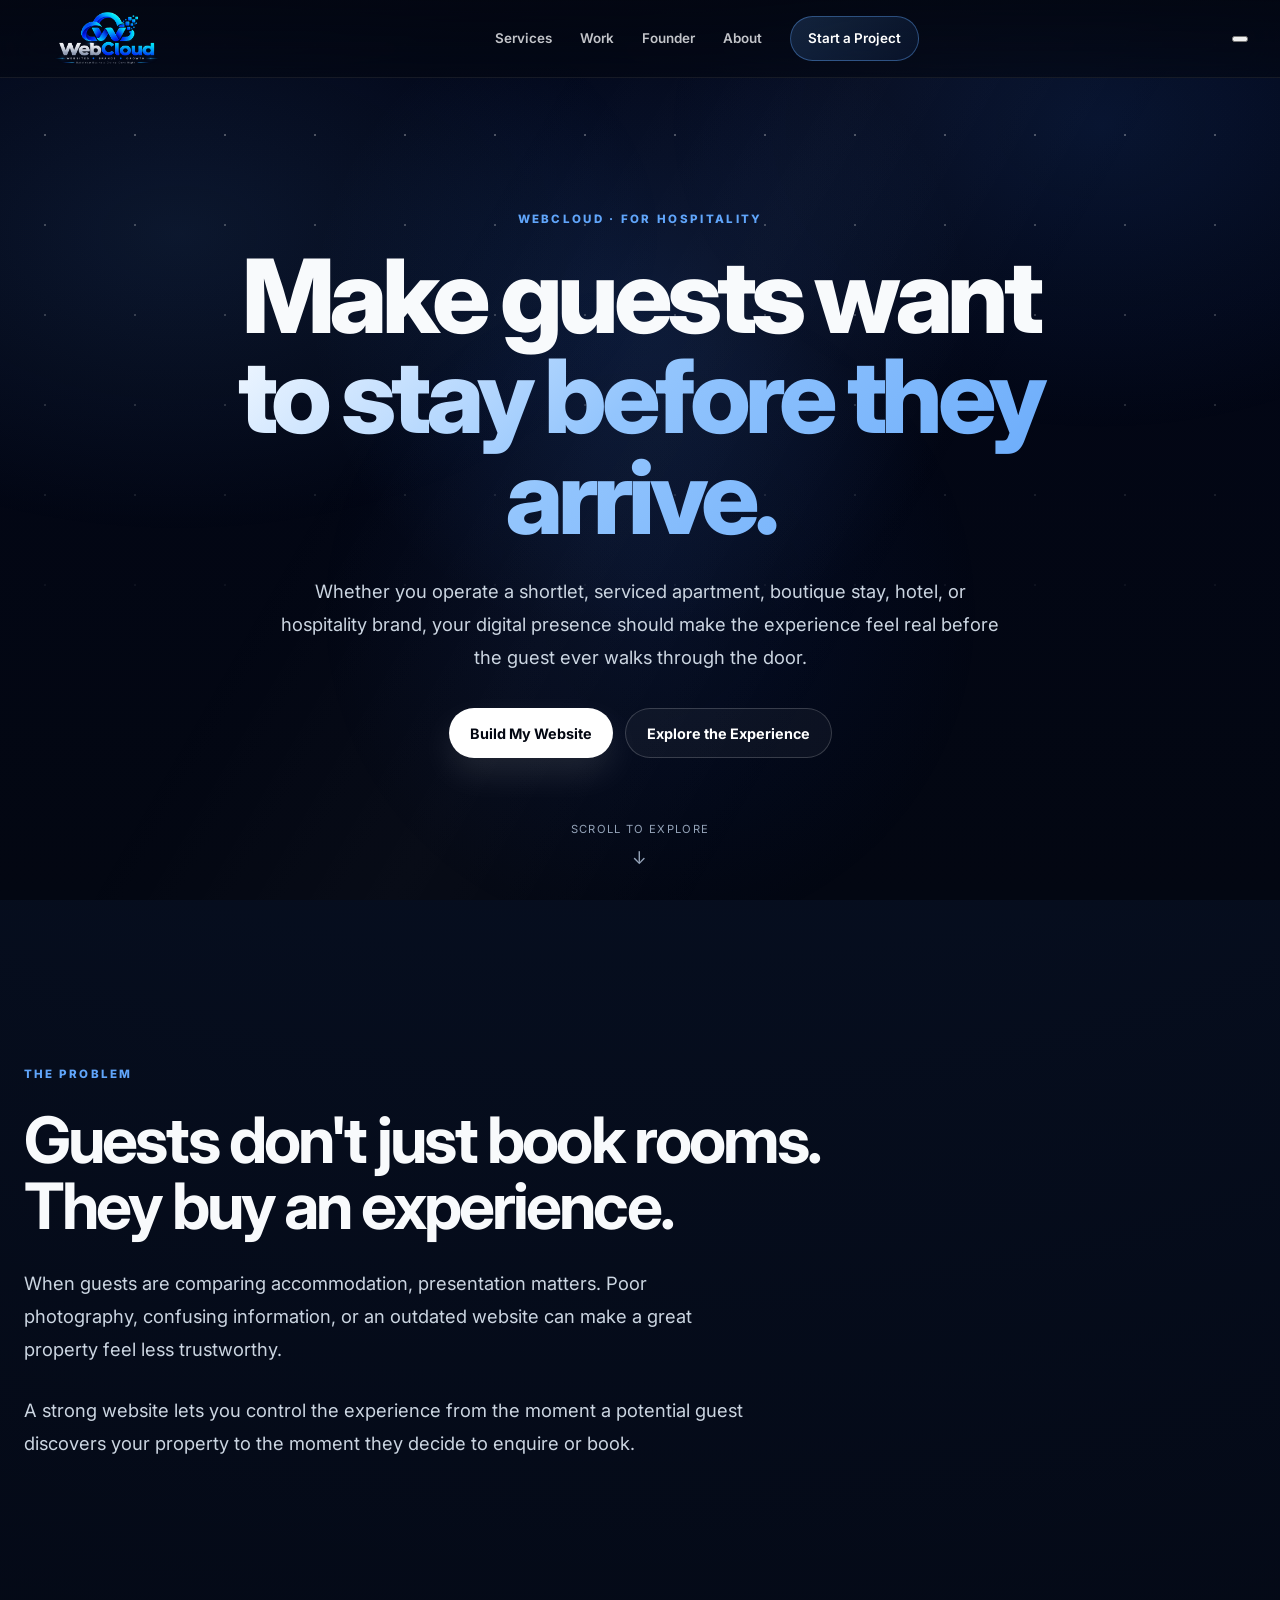
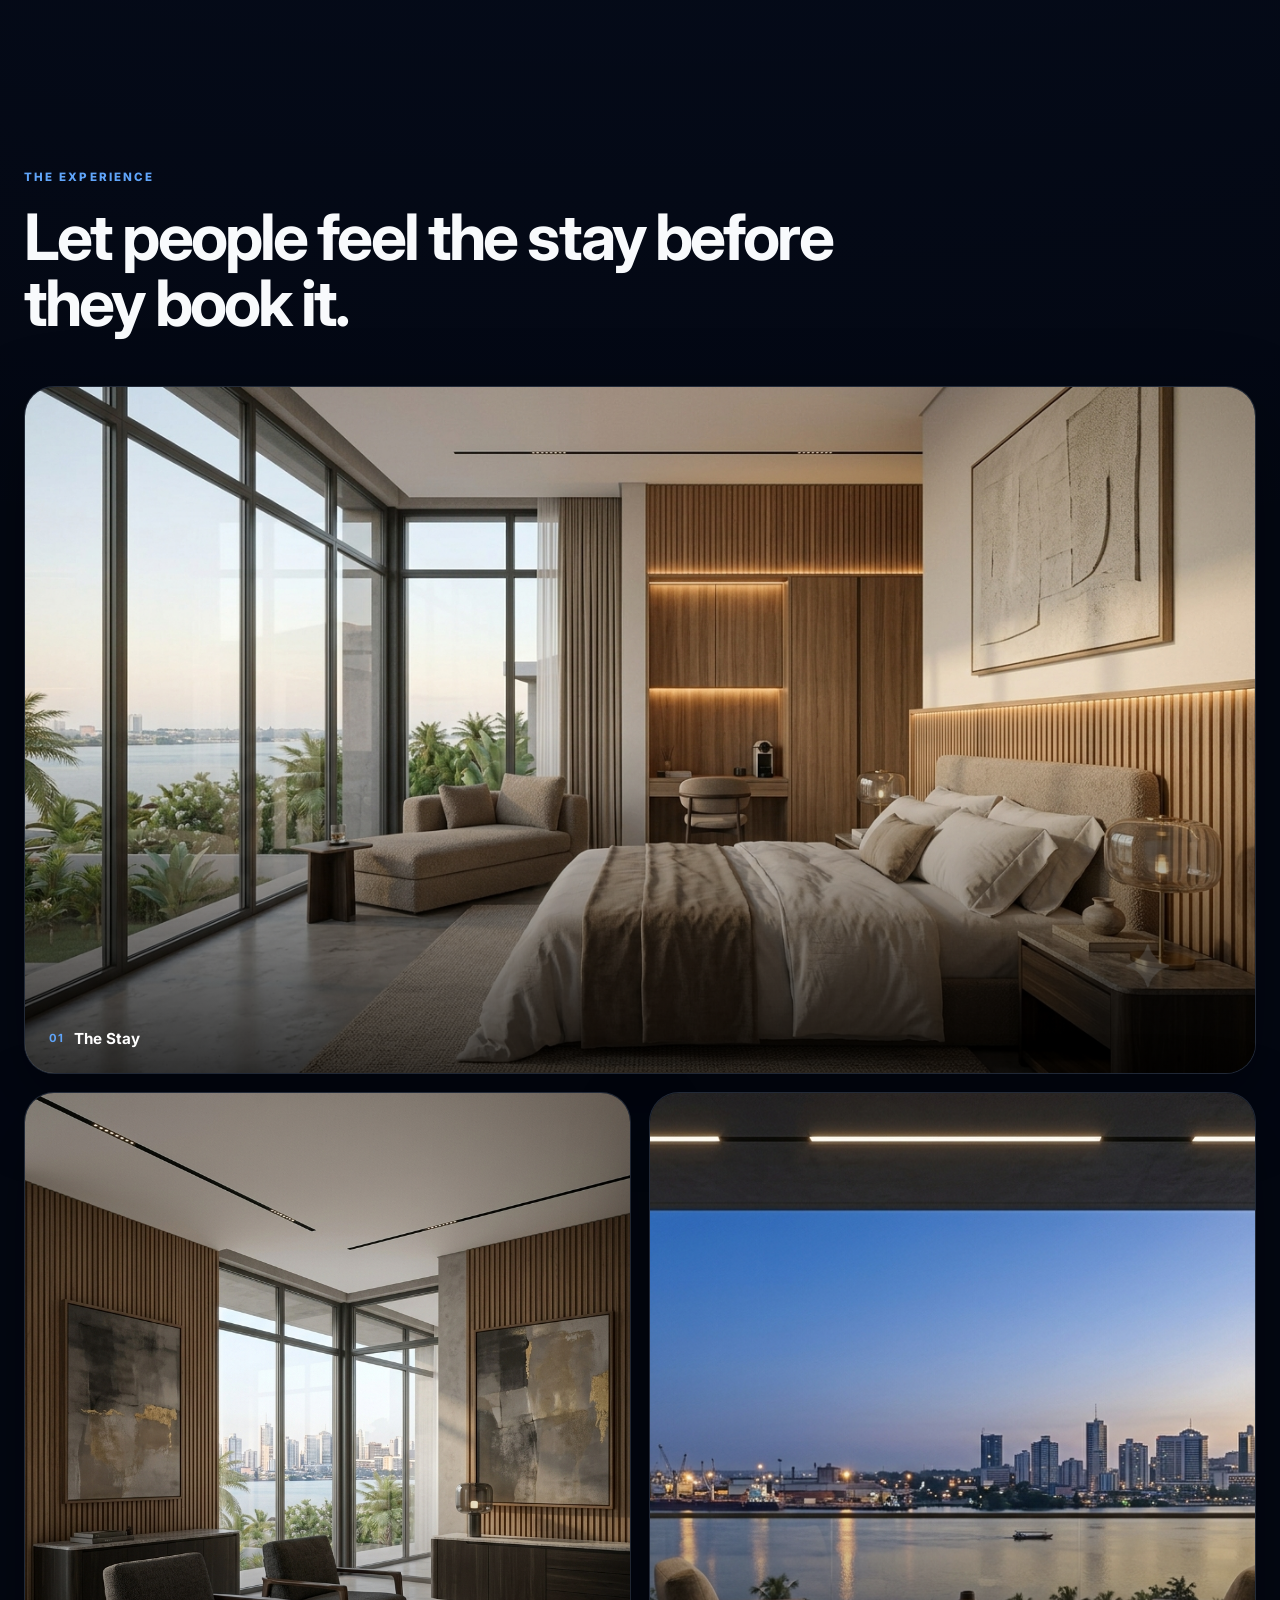
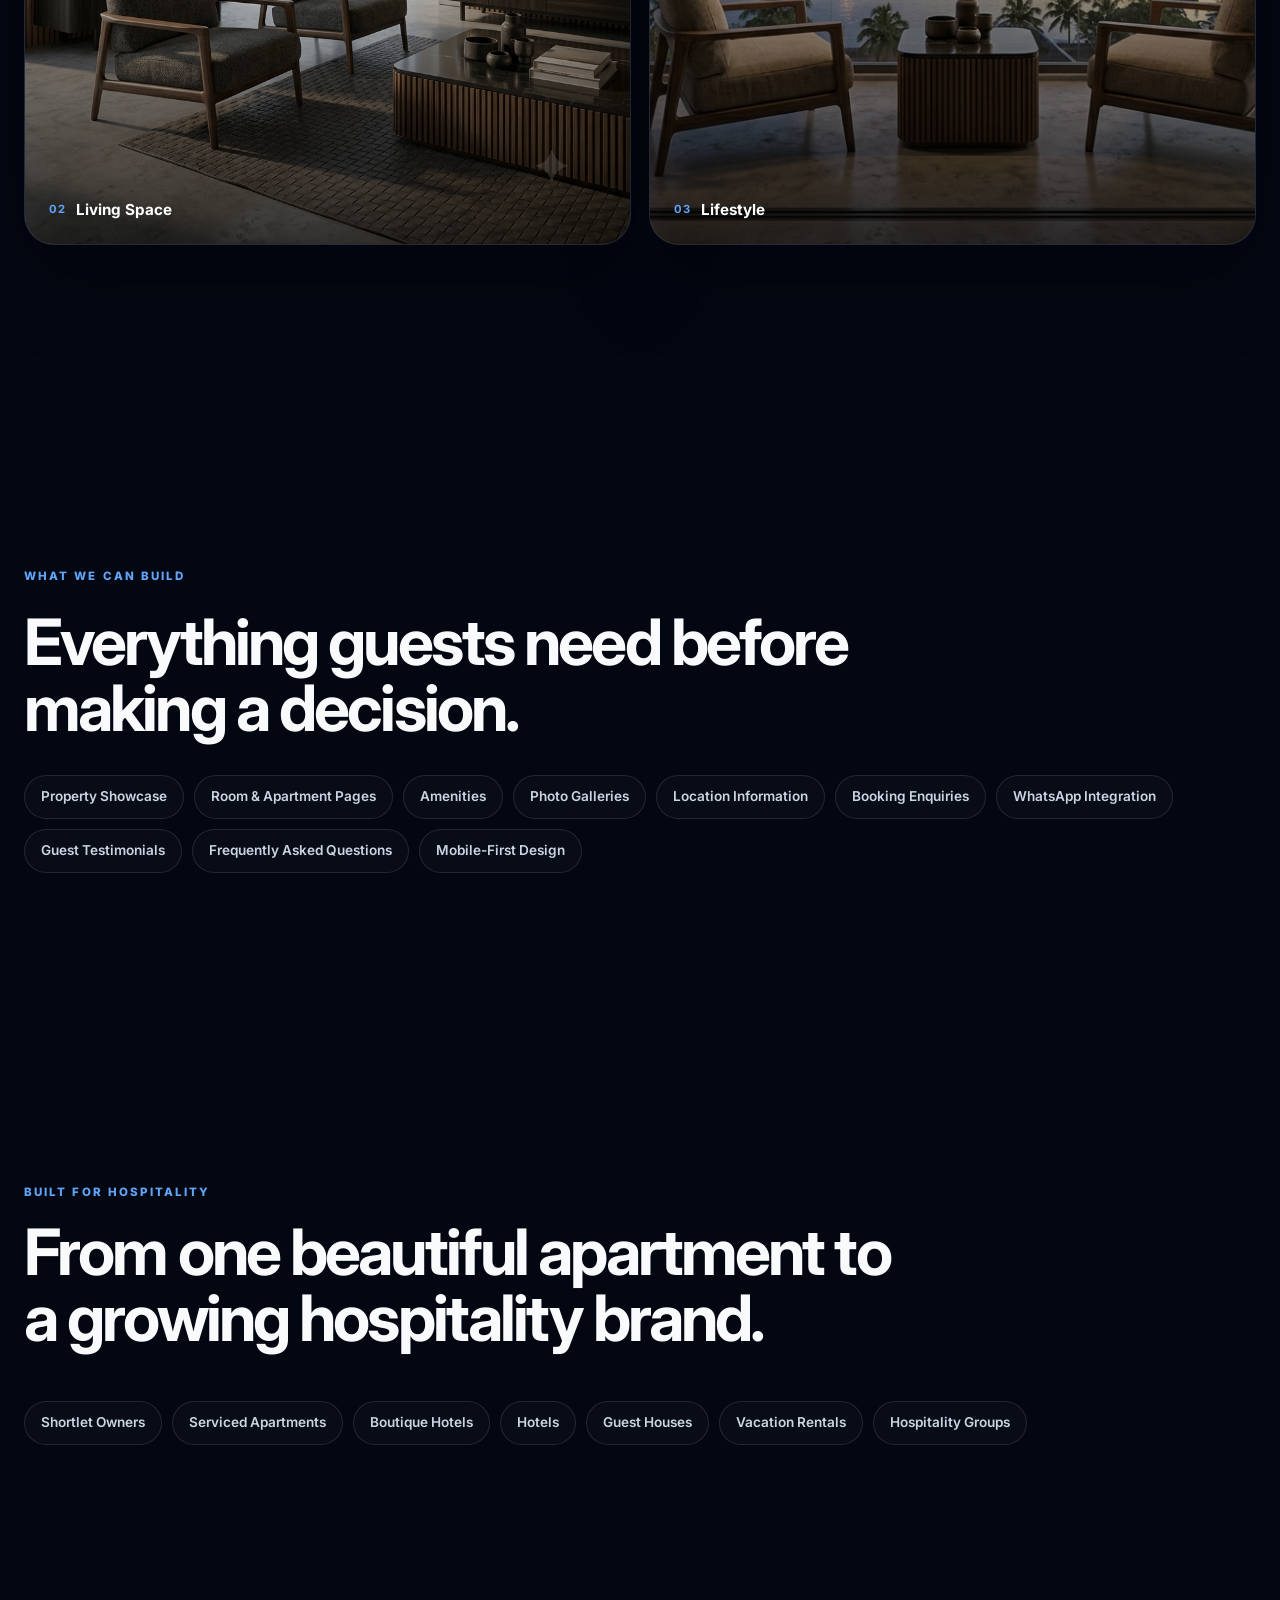
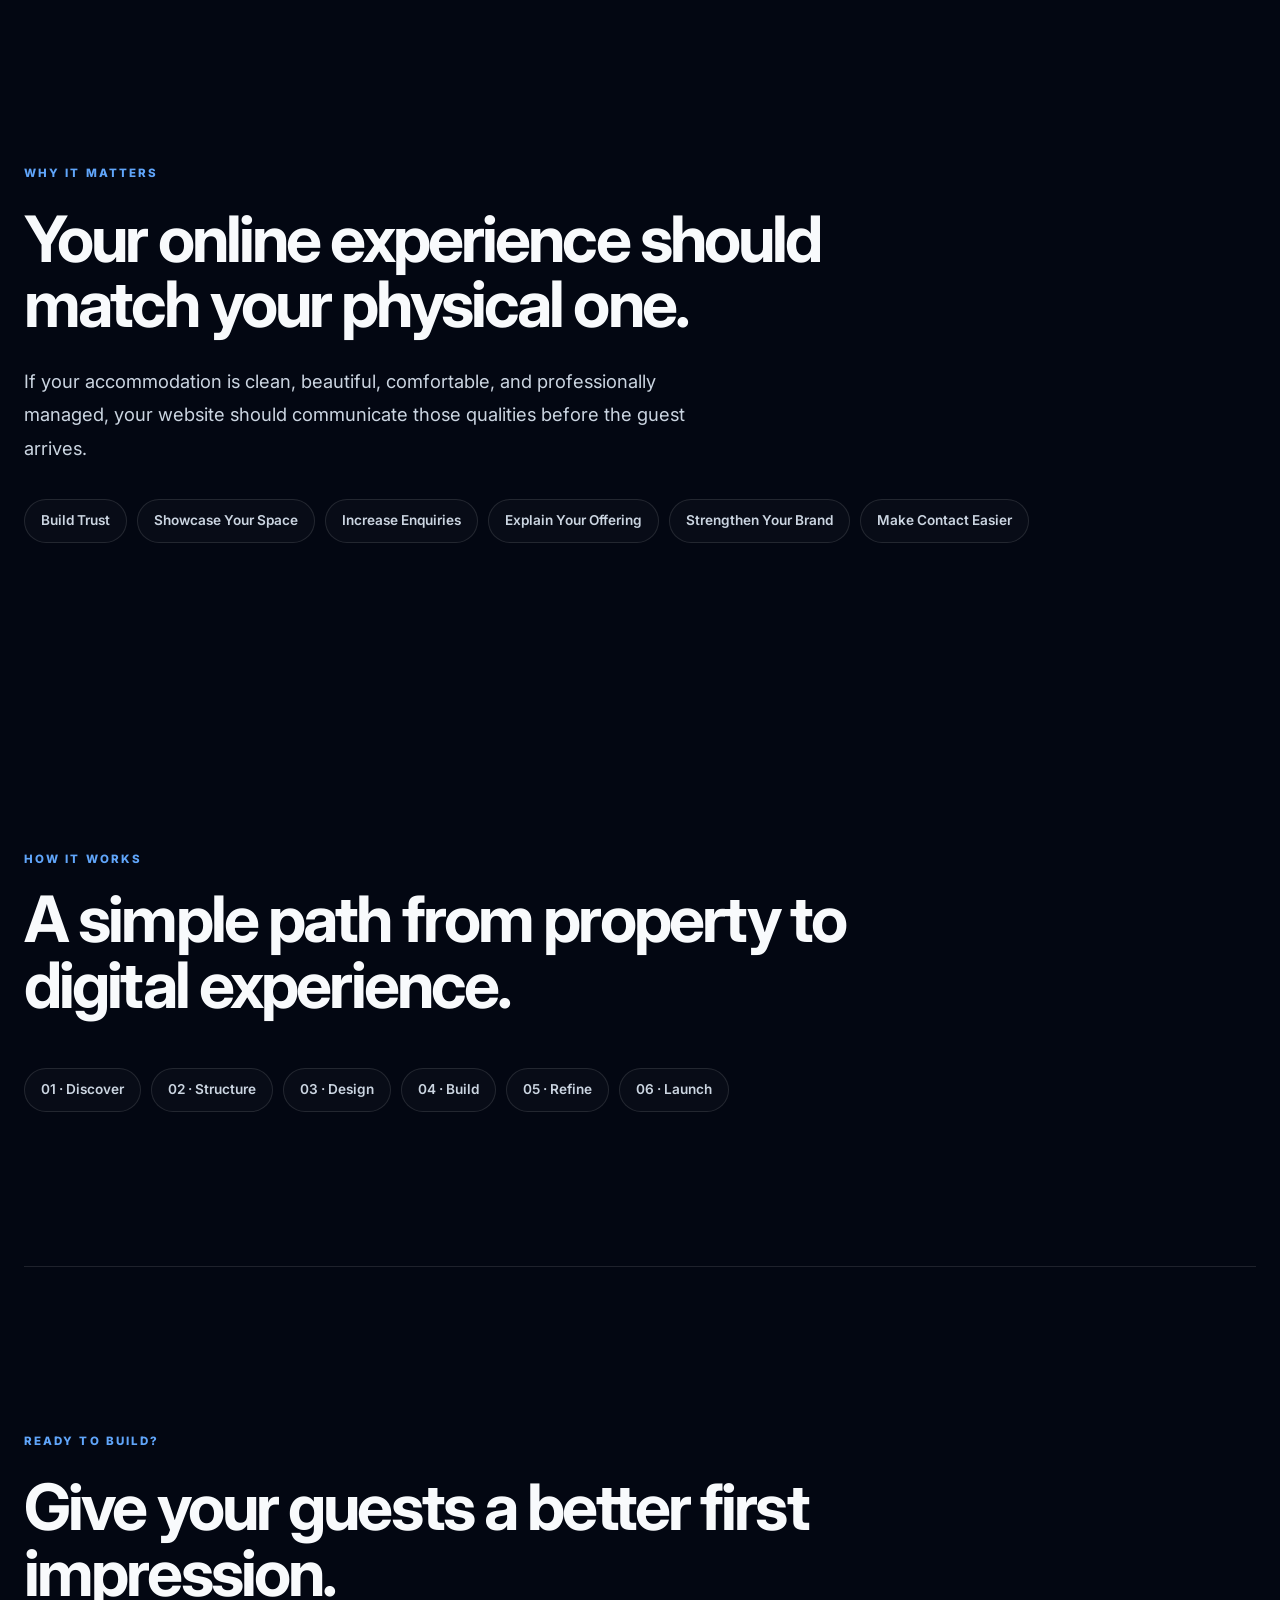
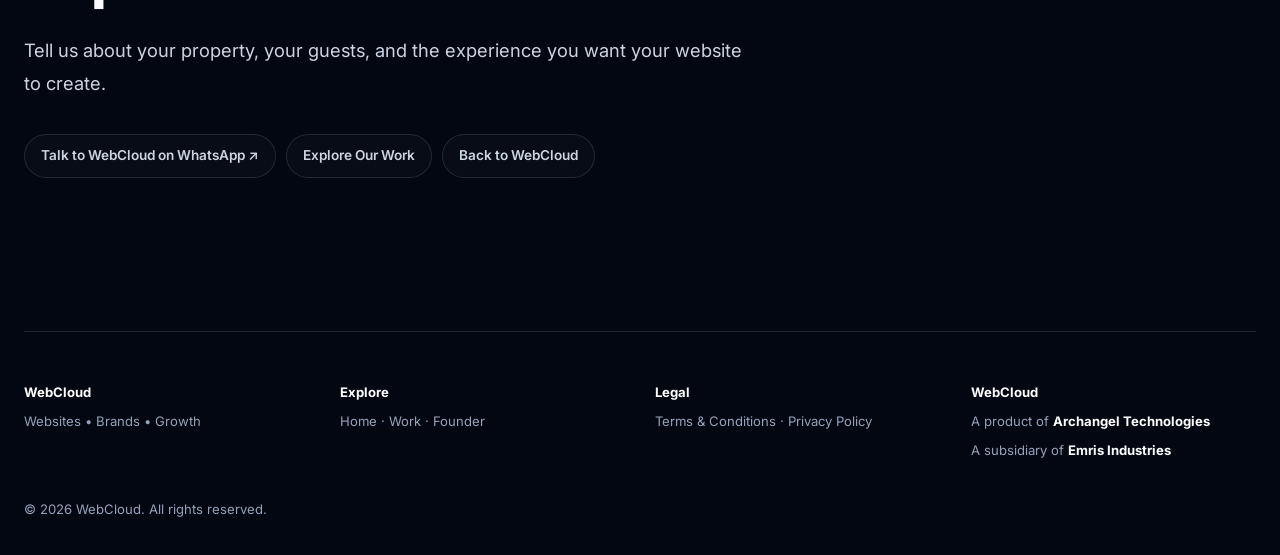
<file: hospitality.html>
<!DOCTYPE html>
<html lang="en">
<head>
  <meta charset="UTF-8">

  <meta name="viewport" content="width=device-width, initial-scale=1.0">

  <meta name="theme-color" content="#030712">
  <meta name="robots" content="index, follow">
  <meta name="author" content="WebCloud">

  <meta
    name="description"
    content="Premium hospitality websites for shortlets, serviced apartments, boutique stays, hotels, and accommodation businesses by WebCloud."
  >

  <meta property="og:type" content="website">
  <meta property="og:title" content="Websites for Hospitality Businesses — WebCloud">
  <meta
    property="og:description"
    content="Make guests want to stay before they arrive with a premium hospitality website from WebCloud."
  >
  <meta property="og:site_name" content="WebCloud">
  <meta property="og:image" content="assets/hospitality-hero.png">

  <link rel="icon" type="image/png" href="assets/webcloud-logo.png">

  <link rel="preconnect" href="https://fonts.googleapis.com">
  <link rel="preconnect" href="https://fonts.gstatic.com" crossorigin>

  <link
    href="https://fonts.googleapis.com/css2?family=Inter:wght@400;500;600;700;800&display=swap"
    rel="stylesheet"
  >

  <link rel="stylesheet" href="styles.css">

  <title>Websites for Hospitality Businesses — WebCloud</title>
</head>

<body>

<header class="site-header">

  <a class="brand" href="index.html" aria-label="WebCloud home">

    <img
      src="assets/webcloud-logo.png"
      alt="WebCloud"
      width="180"
      height="48"
    >

  </a>

  <nav class="main-nav" aria-label="Primary navigation">

    <a href="index.html#services">Services</a>
    <a href="products.html">Work</a>
    <a href="founder.html">Founder</a>
    <a href="index.html#about">About</a>

    <a class="nav-cta" href="#contact">
      Start a Project
    </a>

  </nav>

  <button
    class="menu-toggle"
    type="button"
    aria-label="Open navigation menu"
    aria-expanded="false"
  >
    <span></span>
    <span></span>
    <span></span>
  </button>

</header>


<main>

  <!-- HERO -->

  <section class="hero" aria-labelledby="hero-title">

    <div class="sky-layer sky-layer-back" aria-hidden="true"></div>
    <div class="sky-layer sky-layer-mid" aria-hidden="true"></div>
    <div class="sky-layer sky-layer-front" aria-hidden="true"></div>
    <div class="particle-field" aria-hidden="true"></div>

    <div class="hero-content">

      <p class="eyebrow">
        WEBCLOUD · FOR HOSPITALITY
      </p>

      <h1 id="hero-title">
        Make guests want
        <br>
        <span>to stay before they arrive.</span>
      </h1>

      <p class="hero-copy">
        Whether you operate a shortlet, serviced apartment,
        boutique stay, hotel, or hospitality brand, your
        digital presence should make the experience feel
        real before the guest ever walks through the door.
      </p>

      <div class="hero-actions">

        <a
          class="button button-primary"
          href="#contact"
        >
          Build My Website
        </a>

        <a
          class="button button-secondary"
          href="#experience"
        >
          Explore the Experience
        </a>

      </div>

    </div>

    <div class="scroll-hint" aria-hidden="true">
      Scroll to explore
      <span>↓</span>
    </div>

  </section>


  <!-- PROBLEM -->

  <section class="section-placeholder" aria-labelledby="problem-title">

    <p>THE PROBLEM</p>

    <h2 id="problem-title">
      Guests don't just book rooms. They buy an experience.
    </h2>

    <p class="hero-copy">
      When guests are comparing accommodation, presentation
      matters. Poor photography, confusing information, or
      an outdated website can make a great property feel
      less trustworthy.
    </p>

    <p class="hero-copy">
      A strong website lets you control the experience from
      the moment a potential guest discovers your property
      to the moment they decide to enquire or book.
    </p>

  </section>


  <!-- EXPERIENCE -->

  <section
    id="experience"
    class="portfolio-section"
    aria-labelledby="experience-title"
  >

    <div class="portfolio-heading">

      <p class="eyebrow">
        THE EXPERIENCE
      </p>

      <h2 id="experience-title">
        Let people feel the stay before they book it.
      </h2>

    </div>

    <div class="portfolio-grid">

      <figure class="portfolio-card portfolio-card-wide">

        <img
          src="assets/hospitality-hero.png"
          alt="Luxury hospitality website concept"
          width="1600"
          height="900"
          loading="lazy"
          decoding="async"
        >

        <figcaption>
          <span>01</span>
          The Stay
        </figcaption>

      </figure>

      <figure class="portfolio-card">

        <img
          src="assets/hospitality-interior.png"
          alt="Luxury serviced apartment interior"
          width="1200"
          height="1500"
          loading="lazy"
          decoding="async"
        >

        <figcaption>
          <span>02</span>
          Living Space
        </figcaption>

      </figure>

      <figure class="portfolio-card">

        <img
          src="assets/hospitality-lifestyle.png"
          alt="Luxury hospitality lifestyle"
          width="1600"
          height="900"
          loading="lazy"
          decoding="async"
        >

        <figcaption>
          <span>03</span>
          Lifestyle
        </figcaption>

      </figure>

    </div>

  </section>


  <!-- WHAT WE BUILD -->

  <section class="section-placeholder" aria-labelledby="build-title">

    <p>WHAT WE CAN BUILD</p>

    <h2 id="build-title">
      Everything guests need before making a decision.
    </h2>

    <div class="contact-links">

      <a href="#contact">Property Showcase</a>
      <a href="#contact">Room &amp; Apartment Pages</a>
      <a href="#contact">Amenities</a>
      <a href="#contact">Photo Galleries</a>
      <a href="#contact">Location Information</a>
      <a href="#contact">Booking Enquiries</a>
      <a href="#contact">WhatsApp Integration</a>
      <a href="#contact">Guest Testimonials</a>
      <a href="#contact">Frequently Asked Questions</a>
      <a href="#contact">Mobile-First Design</a>

    </div>

  </section>


  <!-- AUDIENCE -->

  <section class="portfolio-section" aria-labelledby="audience-title">

    <div class="portfolio-heading">

      <p class="eyebrow">BUILT FOR HOSPITALITY</p>

      <h2 id="audience-title">
        From one beautiful apartment to a growing hospitality brand.
      </h2>

    </div>

    <div class="contact-links">

      <a href="#contact">Shortlet Owners</a>
      <a href="#contact">Serviced Apartments</a>
      <a href="#contact">Boutique Hotels</a>
      <a href="#contact">Hotels</a>
      <a href="#contact">Guest Houses</a>
      <a href="#contact">Vacation Rentals</a>
      <a href="#contact">Hospitality Groups</a>

    </div>

  </section>


  <!-- BENEFITS -->

  <section class="section-placeholder" aria-labelledby="benefits-title">

    <p>WHY IT MATTERS</p>

    <h2 id="benefits-title">
      Your online experience should match your physical one.
    </h2>

    <p class="hero-copy">
      If your accommodation is clean, beautiful, comfortable,
      and professionally managed, your website should communicate
      those qualities before the guest arrives.
    </p>

    <div class="contact-links">

      <a href="#contact">Build Trust</a>
      <a href="#contact">Showcase Your Space</a>
      <a href="#contact">Increase Enquiries</a>
      <a href="#contact">Explain Your Offering</a>
      <a href="#contact">Strengthen Your Brand</a>
      <a href="#contact">Make Contact Easier</a>

    </div>

  </section>


  <!-- PROCESS -->

  <section class="portfolio-section" aria-labelledby="process-title">

    <div class="portfolio-heading">

      <p class="eyebrow">HOW IT WORKS</p>

      <h2 id="process-title">
        A simple path from property to digital experience.
      </h2>

    </div>

    <div class="contact-links">

      <a href="#contact">01 · Discover</a>
      <a href="#contact">02 · Structure</a>
      <a href="#contact">03 · Design</a>
      <a href="#contact">04 · Build</a>
      <a href="#contact">05 · Refine</a>
      <a href="#contact">06 · Launch</a>

    </div>

  </section>


  <!-- CTA -->

  <section
    id="contact"
    class="section-placeholder contact-placeholder"
    aria-labelledby="contact-title"
  >

    <p>READY TO BUILD?</p>

    <h2 id="contact-title">
      Give your guests a better first impression.
    </h2>

    <p class="hero-copy">
      Tell us about your property, your guests, and the
      experience you want your website to create.
    </p>

    <div class="contact-links">

      <a
        href="https://wa.me/2348169502325?text=Hello%20WebCloud%2C%20I%20run%20a%20hospitality%20business%20and%20I'd%20like%20to%20discuss%20a%20website."
        target="_blank"
        rel="noopener noreferrer"
      >
        Talk to WebCloud on WhatsApp ↗
      </a>

      <a href="products.html">
        Explore Our Work
      </a>

      <a href="index.html">
        Back to WebCloud
      </a>

    </div>

  </section>

</main>


<footer class="site-footer">

  <div>
    <strong>WebCloud</strong>
    <p>Websites • Brands • Growth</p>
  </div>

  <div>
    <strong>Explore</strong>
    <p>
      <a href="index.html">Home</a> ·
      <a href="products.html">Work</a> ·
      <a href="founder.html">Founder</a>
    </p>
  </div>

  <div>
    <strong>Legal</strong>
    <p>
      <a href="terms.html">Terms &amp; Conditions</a> ·
      <a href="privacy.html">Privacy Policy</a>
    </p>
  </div>

  <div>
    <strong>WebCloud</strong>
    <p>
      A product of
      <strong>Archangel Technologies</strong>
    </p>
    <p>
      A subsidiary of
      <strong>Emris Industries</strong>
    </p>
  </div>

  <div>
    <p>© 2026 WebCloud. All rights reserved.</p>
  </div>

</footer>


<script src="script.js"></script>

</body>
          </html>
</file>
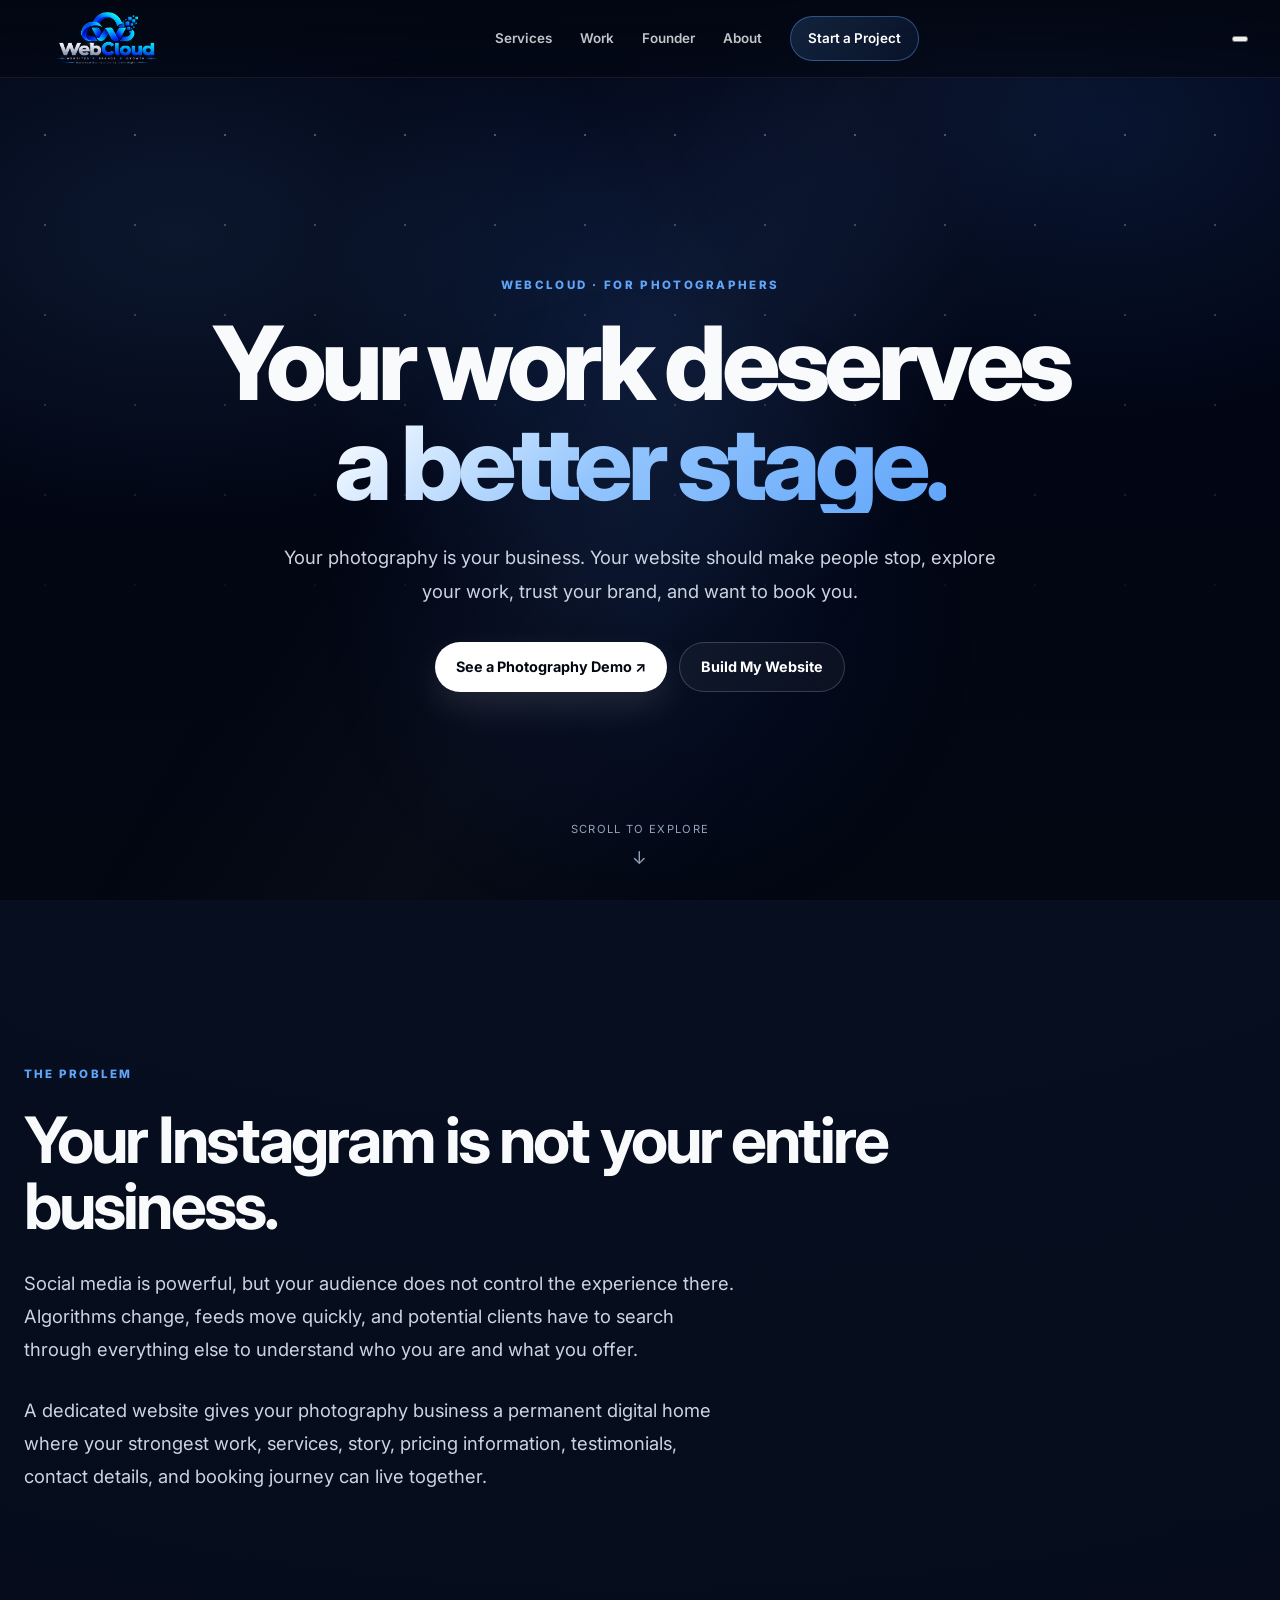
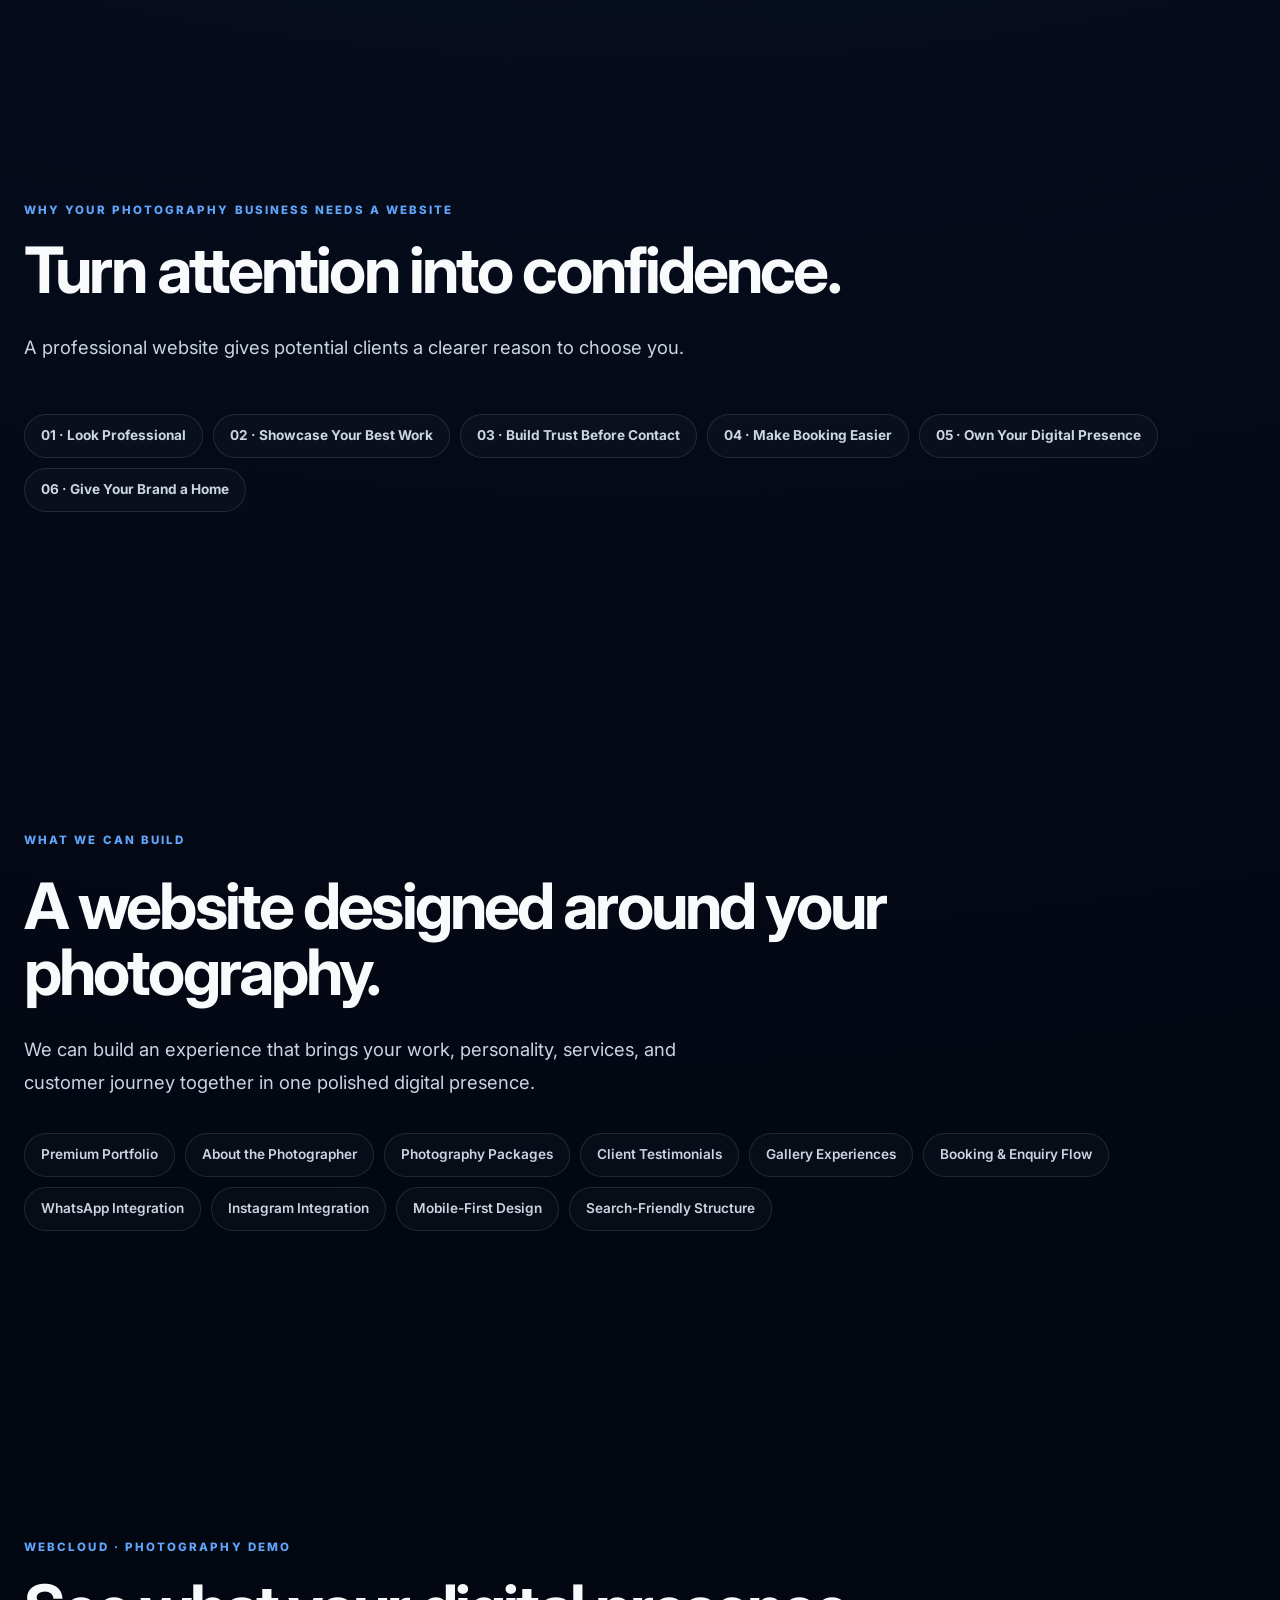
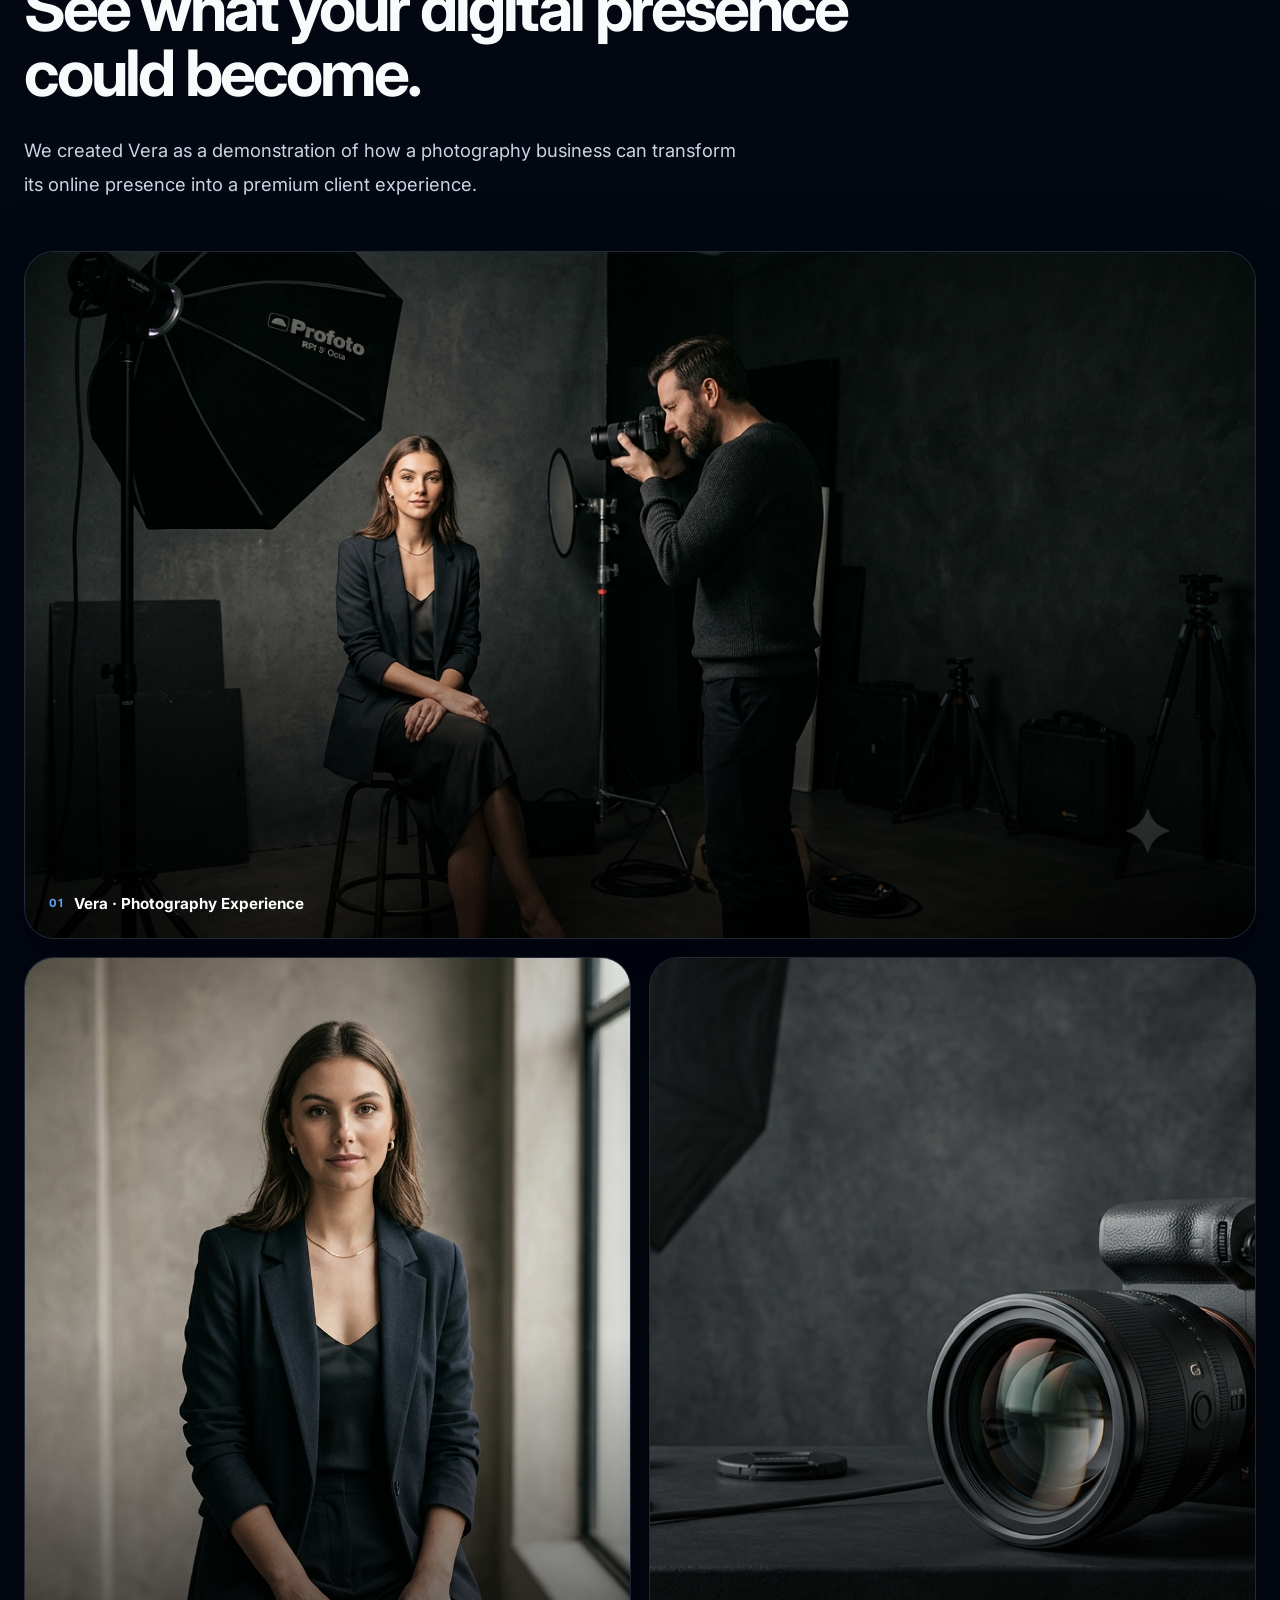
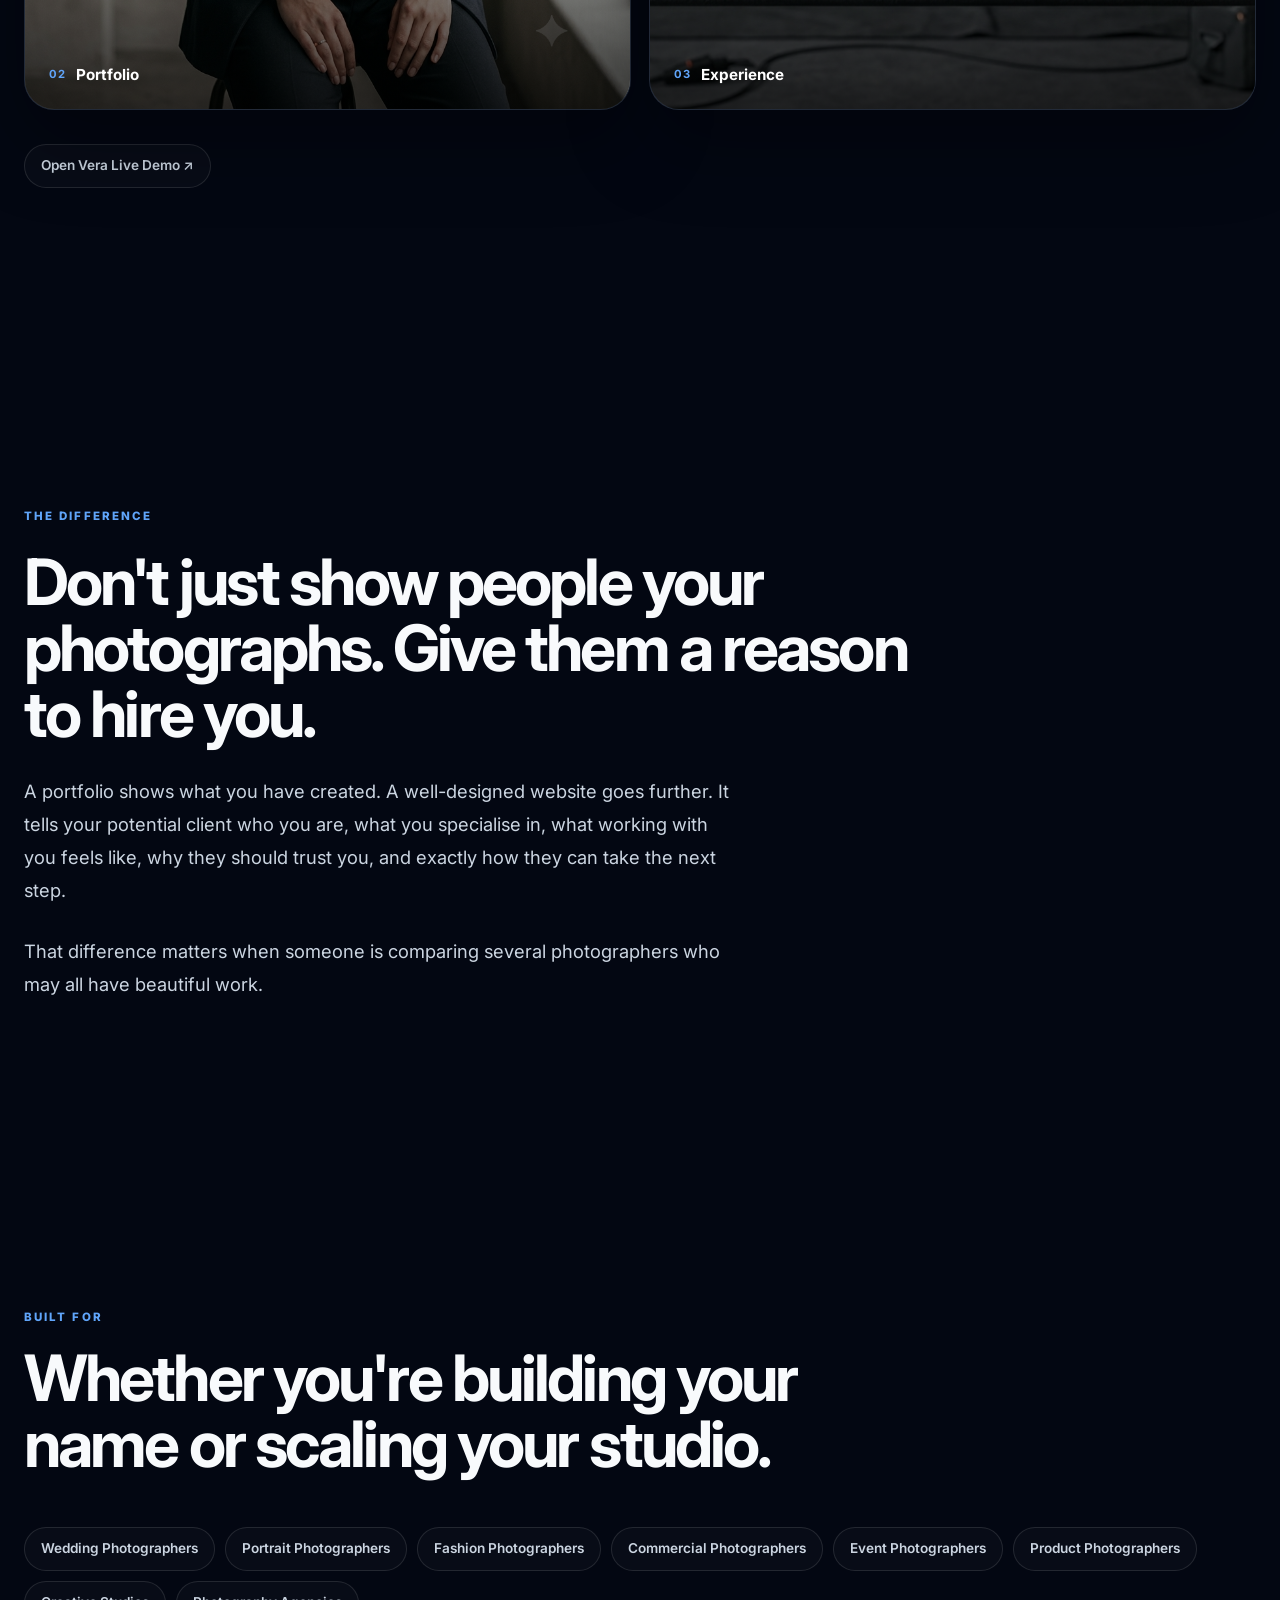
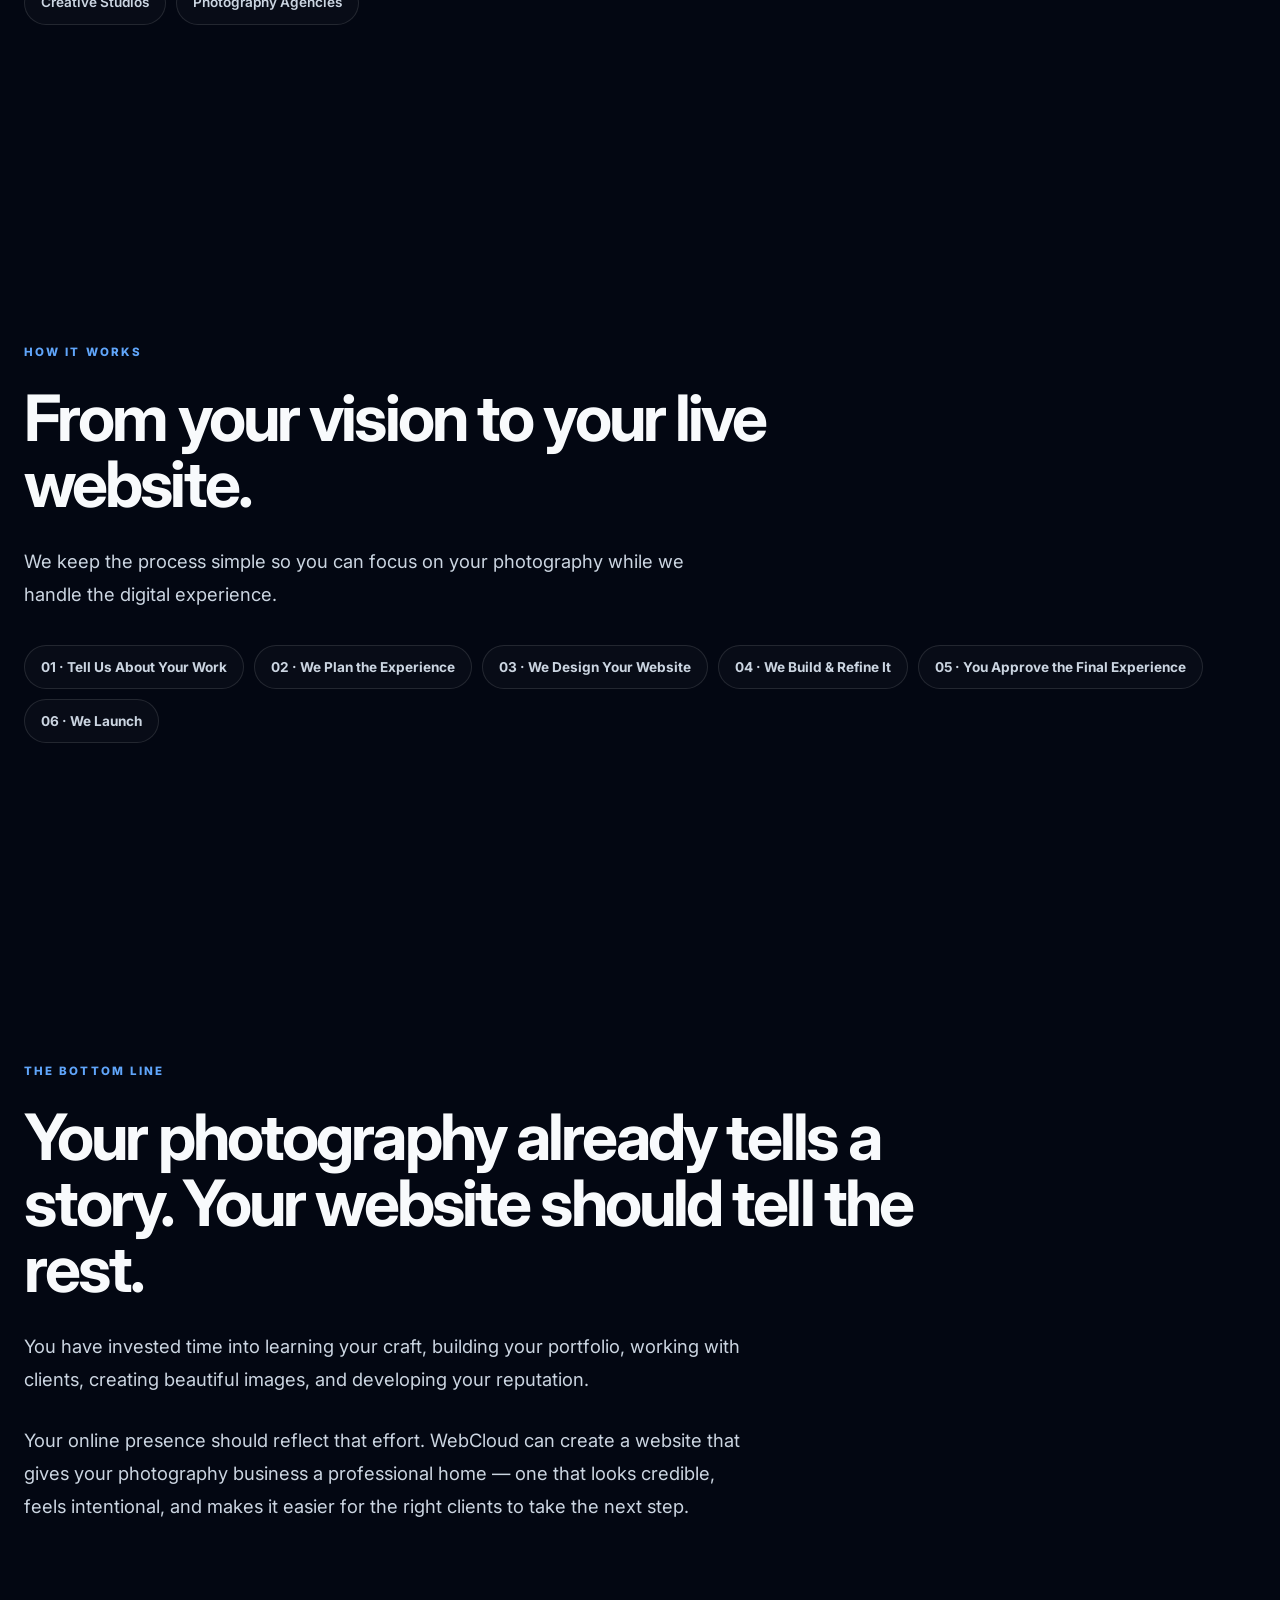
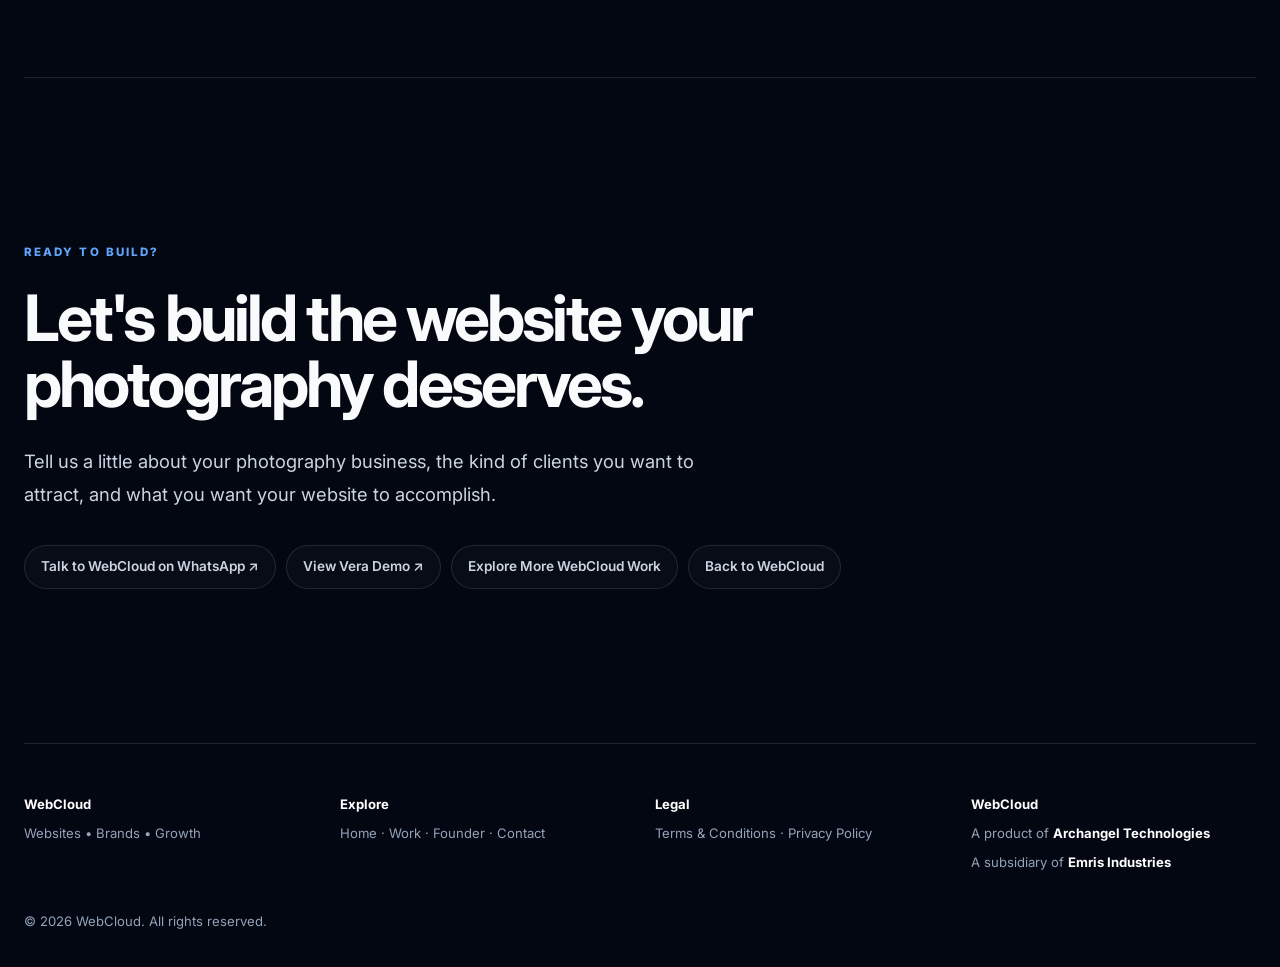
<file: photographer.html>
<!DOCTYPE html>
<html lang="en">
<head>
  <meta charset="UTF-8">

  <meta
    name="viewport"
    content="width=device-width, initial-scale=1.0"
  >

  <meta
    name="theme-color"
    content="#030712"
  >

  <meta
    name="robots"
    content="index, follow"
  >

  <meta
    name="author"
    content="WebCloud"
  >

  <meta
    name="description"
    content="WebCloud creates premium photography websites that turn portfolios into powerful digital experiences designed to attract clients and generate bookings."
  >

  <meta
    property="og:type"
    content="website"
  >

  <meta
    property="og:title"
    content="Websites for Photographers — WebCloud"
  >

  <meta
    property="og:description"
    content="Turn your photography portfolio into a professional digital experience designed to help clients discover, trust, and book you."
  >

  <meta
    property="og:site_name"
    content="WebCloud"
  >

  <meta
    property="og:image"
    content="assets/photography-hero.png"
  >

  <link
    rel="icon"
    type="image/png"
    href="assets/webcloud-logo.png"
  >

  <link
    rel="preconnect"
    href="https://fonts.googleapis.com"
  >

  <link
    rel="preconnect"
    href="https://fonts.gstatic.com"
    crossorigin
  >

  <link
    href="https://fonts.googleapis.com/css2?family=Inter:wght@400;500;600;700;800&display=swap"
    rel="stylesheet"
  >

  <link
    rel="stylesheet"
    href="styles.css"
  >

  <title>
    Websites for Photographers — WebCloud
  </title>
</head>

<body>

  <!-- =====================================================
       HEADER
       ===================================================== -->

  <header class="site-header">

    <a
      class="brand"
      href="index.html"
      aria-label="WebCloud home"
    >

      <img
        src="assets/webcloud-logo.png"
        alt="WebCloud"
        width="180"
        height="48"
      >

    </a>


    <nav
      class="main-nav"
      aria-label="Primary navigation"
    >

      <a href="index.html#services">
        Services
      </a>

      <a href="products.html">
        Work
      </a>

      <a href="founder.html">
        Founder
      </a>

      <a href="index.html#about">
        About
      </a>

      <a
        class="nav-cta"
        href="#contact"
      >
        Start a Project
      </a>

    </nav>


    <button
      class="menu-toggle"
      type="button"
      aria-label="Open navigation menu"
      aria-expanded="false"
    >

      <span></span>
      <span></span>
      <span></span>

    </button>

  </header>


  <!-- =====================================================
       MAIN
       ===================================================== -->

  <main>


    <!-- ===================================================
         HERO
         =================================================== -->

    <section
      class="hero"
      aria-labelledby="hero-title"
    >

      <div
        class="sky-layer sky-layer-back"
        aria-hidden="true"
      ></div>

      <div
        class="sky-layer sky-layer-mid"
        aria-hidden="true"
      ></div>

      <div
        class="sky-layer sky-layer-front"
        aria-hidden="true"
      ></div>

      <div
        class="particle-field"
        aria-hidden="true"
      ></div>


      <div class="hero-content">

        <p class="eyebrow">
          WEBCLOUD · FOR PHOTOGRAPHERS
        </p>

        <h1 id="hero-title">

          Your work deserves
          <br>

          <span>
            a better stage.
          </span>

        </h1>

        <p class="hero-copy">

          Your photography is your business.
          Your website should make people stop,
          explore your work, trust your brand,
          and want to book you.

        </p>


        <div class="hero-actions">

          <a
            class="button button-primary"
            href="https://photography-studio-demo.vercel.app/"
            target="_blank"
            rel="noopener noreferrer"
          >
            See a Photography Demo ↗
          </a>

          <a
            class="button button-secondary"
            href="#contact"
          >
            Build My Website
          </a>

        </div>

      </div>


      <div
        class="scroll-hint"
        aria-hidden="true"
      >

        Scroll to explore

        <span>
          ↓
        </span>

      </div>

    </section>


    <!-- ===================================================
         THE PROBLEM
         =================================================== -->

    <section
      class="section-placeholder"
      aria-labelledby="problem-title"
    >

      <p>
        THE PROBLEM
      </p>

      <h2 id="problem-title">

        Your Instagram is not your entire business.

      </h2>

      <p class="hero-copy">

        Social media is powerful, but your audience does not
        control the experience there. Algorithms change,
        feeds move quickly, and potential clients have to
        search through everything else to understand who
        you are and what you offer.

      </p>

      <p class="hero-copy">

        A dedicated website gives your photography business
        a permanent digital home where your strongest work,
        services, story, pricing information, testimonials,
        contact details, and booking journey can live together.

      </p>

    </section>


    <!-- ===================================================
         WHY A WEBSITE
         =================================================== -->

    <section
      class="portfolio-section"
      aria-labelledby="why-title"
    >

      <div class="portfolio-heading">

        <p class="eyebrow">
          WHY YOUR PHOTOGRAPHY BUSINESS NEEDS A WEBSITE
        </p>

        <h2 id="why-title">

          Turn attention into confidence.

        </h2>

        <p class="hero-copy">

          A professional website gives potential clients
          a clearer reason to choose you.

        </p>

      </div>


      <div class="contact-links">

        <a href="#benefits">
          <strong>01 · Look Professional</strong>
        </a>

        <a href="#benefits">
          <strong>02 · Showcase Your Best Work</strong>
        </a>

        <a href="#benefits">
          <strong>03 · Build Trust Before Contact</strong>
        </a>

        <a href="#benefits">
          <strong>04 · Make Booking Easier</strong>
        </a>

        <a href="#benefits">
          <strong>05 · Own Your Digital Presence</strong>
        </a>

        <a href="#benefits">
          <strong>06 · Give Your Brand a Home</strong>
        </a>

      </div>

    </section>


    <!-- ===================================================
         BENEFITS
         =================================================== -->

    <section
      id="benefits"
      class="section-placeholder"
      aria-labelledby="benefits-title"
    >

      <p>
        WHAT WE CAN BUILD
      </p>

      <h2 id="benefits-title">

        A website designed around your photography.

      </h2>

      <p class="hero-copy">

        We can build an experience that brings your work,
        personality, services, and customer journey together
        in one polished digital presence.

      </p>

      <div class="contact-links">

        <a href="#contact">
          Premium Portfolio
        </a>

        <a href="#contact">
          About the Photographer
        </a>

        <a href="#contact">
          Photography Packages
        </a>

        <a href="#contact">
          Client Testimonials
        </a>

        <a href="#contact">
          Gallery Experiences
        </a>

        <a href="#contact">
          Booking &amp; Enquiry Flow
        </a>

        <a href="#contact">
          WhatsApp Integration
        </a>

        <a href="#contact">
          Instagram Integration
        </a>

        <a href="#contact">
          Mobile-First Design
        </a>

        <a href="#contact">
          Search-Friendly Structure
        </a>

      </div>

    </section>


    <!-- ===================================================
         VERA DEMO
         =================================================== -->

    <section
      class="portfolio-section"
      aria-labelledby="demo-title"
    >

      <div class="portfolio-heading">

        <p class="eyebrow">
          WEBCLOUD · PHOTOGRAPHY DEMO
        </p>

        <h2 id="demo-title">

          See what your digital presence could become.

        </h2>

        <p class="hero-copy">

          We created Vera as a demonstration of how a
          photography business can transform its online
          presence into a premium client experience.

        </p>

      </div>


      <div class="portfolio-grid">

        <figure
          class="portfolio-card portfolio-card-wide"
        >

          <img
            src="assets/photography-hero.png"
            alt="Vera photography website demonstration"
            width="1600"
            height="900"
            loading="lazy"
            decoding="async"
          >

          <figcaption>

            <span>
              01
            </span>

            Vera · Photography Experience

          </figcaption>

        </figure>


        <figure class="portfolio-card">

          <img
            src="assets/photography-portfolio.png"
            alt="Photography portfolio website demonstration"
            width="1200"
            height="1500"
            loading="lazy"
            decoding="async"
          >

          <figcaption>

            <span>
              02
            </span>

            Portfolio

          </figcaption>

        </figure>


        <figure class="portfolio-card">

          <img
            src="assets/photography-detail.png"
            alt="Photography website detail demonstration"
            width="1600"
            height="900"
            loading="lazy"
            decoding="async"
          >

          <figcaption>

            <span>
              03
            </span>

            Experience

          </figcaption>

        </figure>

      </div>


      <div class="contact-links">

        <a
          href="https://photography-studio-demo.vercel.app/"
          target="_blank"
          rel="noopener noreferrer"
        >
          Open Vera Live Demo ↗
        </a>

      </div>

    </section>


    <!-- ===================================================
         BEFORE / AFTER MINDSET
         =================================================== -->

    <section
      class="section-placeholder"
      aria-labelledby="difference-title"
    >

      <p>
        THE DIFFERENCE
      </p>

      <h2 id="difference-title">

        Don't just show people your photographs.
        Give them a reason to hire you.

      </h2>

      <p class="hero-copy">

        A portfolio shows what you have created.

        A well-designed website goes further.

        It tells your potential client who you are,
        what you specialise in, what working with you
        feels like, why they should trust you, and
        exactly how they can take the next step.

      </p>

      <p class="hero-copy">

        That difference matters when someone is comparing
        several photographers who may all have beautiful work.

      </p>

    </section>


    <!-- ===================================================
         WHO IT IS FOR
         =================================================== -->

    <section
      class="portfolio-section"
      aria-labelledby="audience-title"
    >

      <div class="portfolio-heading">

        <p class="eyebrow">
          BUILT FOR
        </p>

        <h2 id="audience-title">

          Whether you're building your name or scaling your studio.

        </h2>

      </div>


      <div class="contact-links">

        <a href="#contact">
          Wedding Photographers
        </a>

        <a href="#contact">
          Portrait Photographers
        </a>

        <a href="#contact">
          Fashion Photographers
        </a>

        <a href="#contact">
          Commercial Photographers
        </a>

        <a href="#contact">
          Event Photographers
        </a>

        <a href="#contact">
          Product Photographers
        </a>

        <a href="#contact">
          Creative Studios
        </a>

        <a href="#contact">
          Photography Agencies
        </a>

      </div>

    </section>


    <!-- ===================================================
         PROCESS
         =================================================== -->

    <section
      class="section-placeholder"
      aria-labelledby="process-title"
    >

      <p>
        HOW IT WORKS
      </p>

      <h2 id="process-title">

        From your vision to your live website.

      </h2>

      <p class="hero-copy">

        We keep the process simple so you can focus on
        your photography while we handle the digital
        experience.

      </p>

      <div class="contact-links">

        <a href="#contact">
          <strong>01 · Tell Us About Your Work</strong>
        </a>

        <a href="#contact">
          <strong>02 · We Plan the Experience</strong>
        </a>

        <a href="#contact">
          <strong>03 · We Design Your Website</strong>
        </a>

        <a href="#contact">
          <strong>04 · We Build &amp; Refine It</strong>
        </a>

        <a href="#contact">
          <strong>05 · You Approve the Final Experience</strong>
        </a>

        <a href="#contact">
          <strong>06 · We Launch</strong>
        </a>

      </div>

    </section>


    <!-- ===================================================
         FINAL PITCH
         =================================================== -->

    <section
      class="section-placeholder"
      aria-labelledby="pitch-title"
    >

      <p>
        THE BOTTOM LINE
      </p>

      <h2 id="pitch-title">

        Your photography already tells a story.
        Your website should tell the rest.

      </h2>

      <p class="hero-copy">

        You have invested time into learning your craft,
        building your portfolio, working with clients,
        creating beautiful images, and developing your
        reputation.

      </p>

      <p class="hero-copy">

        Your online presence should reflect that effort.

        WebCloud can create a website that gives your
        photography business a professional home —
        one that looks credible, feels intentional,
        and makes it easier for the right clients to
        take the next step.

      </p>

    </section>


    <!-- ===================================================
         CONTACT
         =================================================== -->

    <section
      id="contact"
      class="section-placeholder contact-placeholder"
      aria-labelledby="contact-title"
    >

      <p>
        READY TO BUILD?
      </p>

      <h2 id="contact-title">

        Let's build the website your photography deserves.

      </h2>

      <p class="hero-copy">

        Tell us a little about your photography business,
        the kind of clients you want to attract, and what
        you want your website to accomplish.

      </p>


      <div class="contact-links">

        <a
          href="https://wa.me/2348169502325?text=Hello%20WebCloud%2C%20I'm%20a%20photographer%20and%20I'd%20like%20to%20discuss%20building%20a%20website."
          target="_blank"
          rel="noopener noreferrer"
        >
          Talk to WebCloud on WhatsApp ↗
        </a>

        <a
          href="https://photography-studio-demo.vercel.app/"
          target="_blank"
          rel="noopener noreferrer"
        >
          View Vera Demo ↗
        </a>

        <a href="products.html">
          Explore More WebCloud Work
        </a>

        <a href="index.html">
          Back to WebCloud
        </a>

      </div>

    </section>

  </main>


  <!-- =====================================================
       FOOTER
       ===================================================== -->

  <footer class="site-footer">

    <div>

      <strong>
        WebCloud
      </strong>

      <p>
        Websites • Brands • Growth
      </p>

    </div>


    <div>

      <strong>
        Explore
      </strong>

      <p>

        <a href="index.html">
          Home
        </a>

        ·

        <a href="products.html">
          Work
        </a>

        ·

        <a href="founder.html">
          Founder
        </a>

        ·

        <a href="index.html#contact">
          Contact
        </a>

      </p>

    </div>


    <div>

      <strong>
        Legal
      </strong>

      <p>

        <a href="terms.html">
          Terms &amp; Conditions
        </a>

        ·

        <a href="privacy.html">
          Privacy Policy
        </a>

      </p>

    </div>


    <div>

      <strong>
        WebCloud
      </strong>

      <p>
        A product of
        <strong>
          Archangel Technologies
        </strong>
      </p>

      <p>
        A subsidiary of
        <strong>
          Emris Industries
        </strong>
      </p>

    </div>


    <div>

      <p>
        © 2026 WebCloud.
        All rights reserved.
      </p>

    </div>

  </footer>


  <!-- =====================================================
       JAVASCRIPT
       ===================================================== -->

  <script src="script.js"></script>

</body>
          </html>
</file>
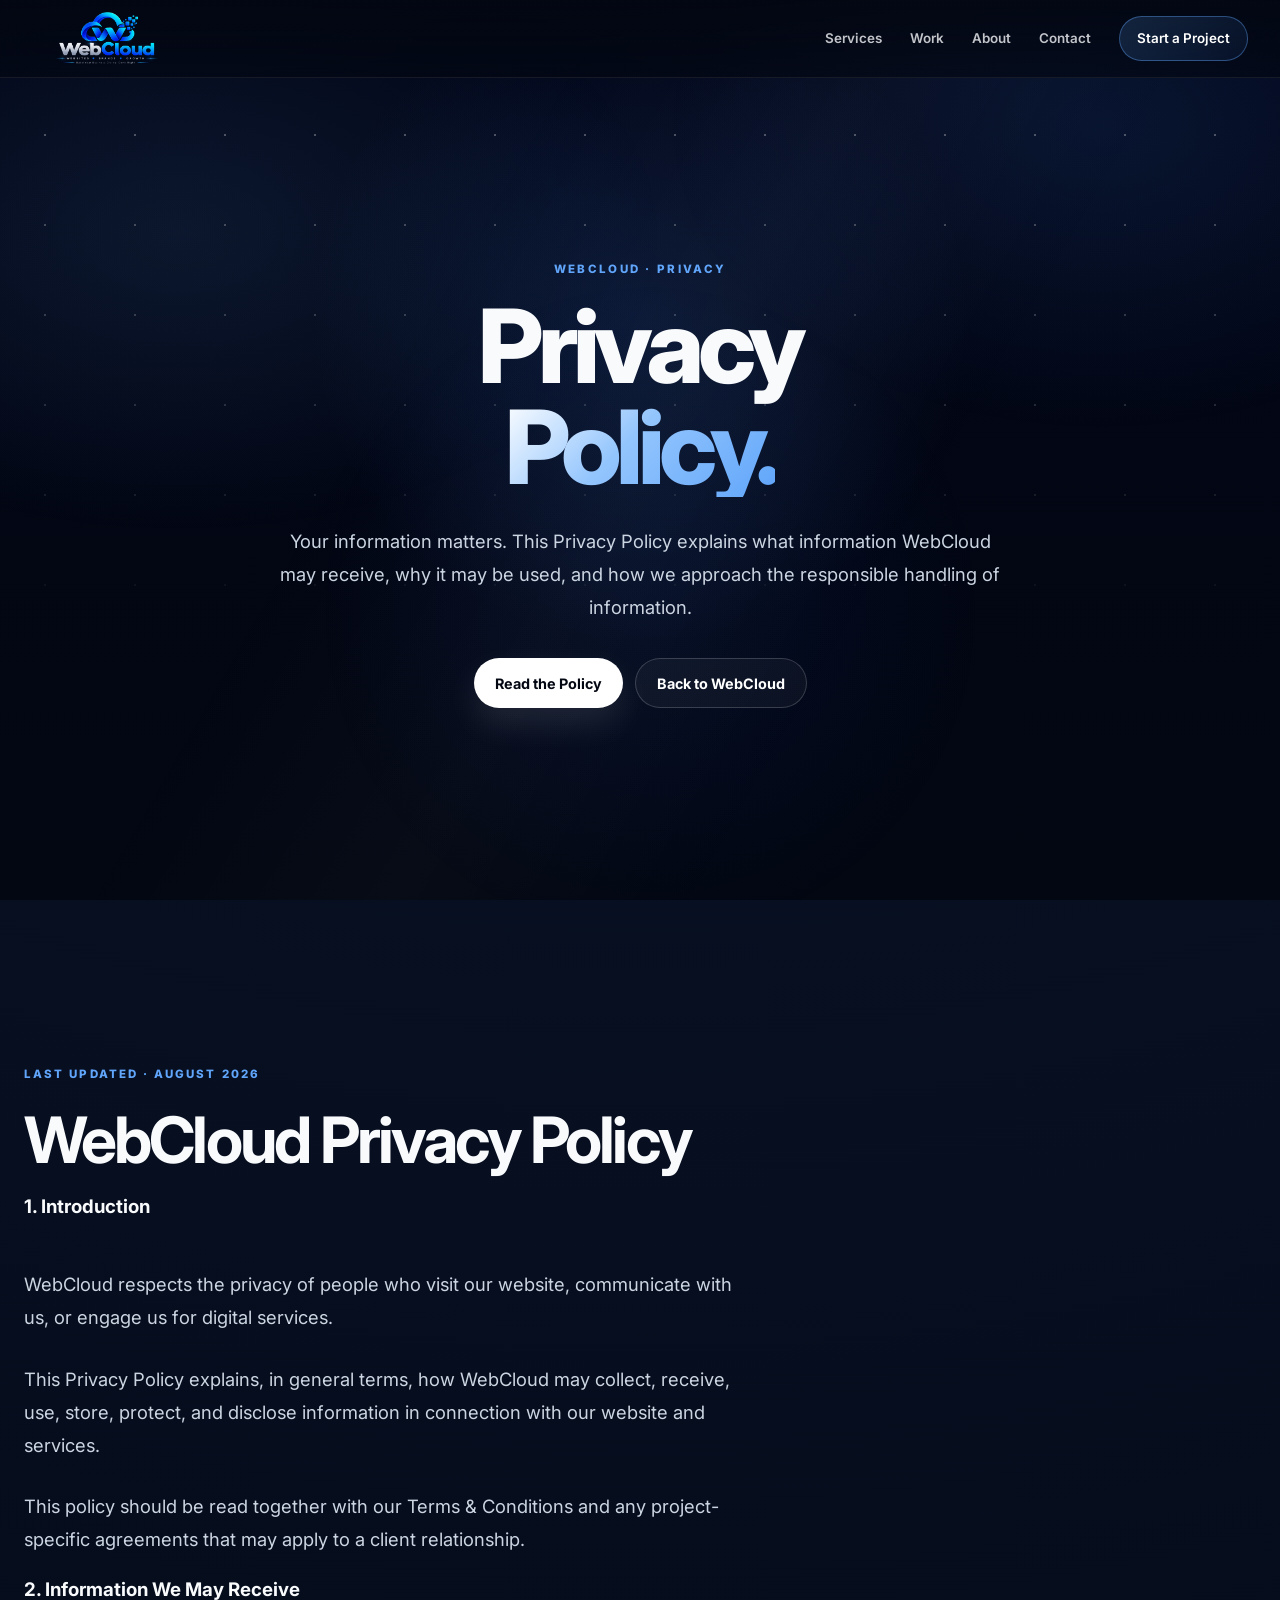
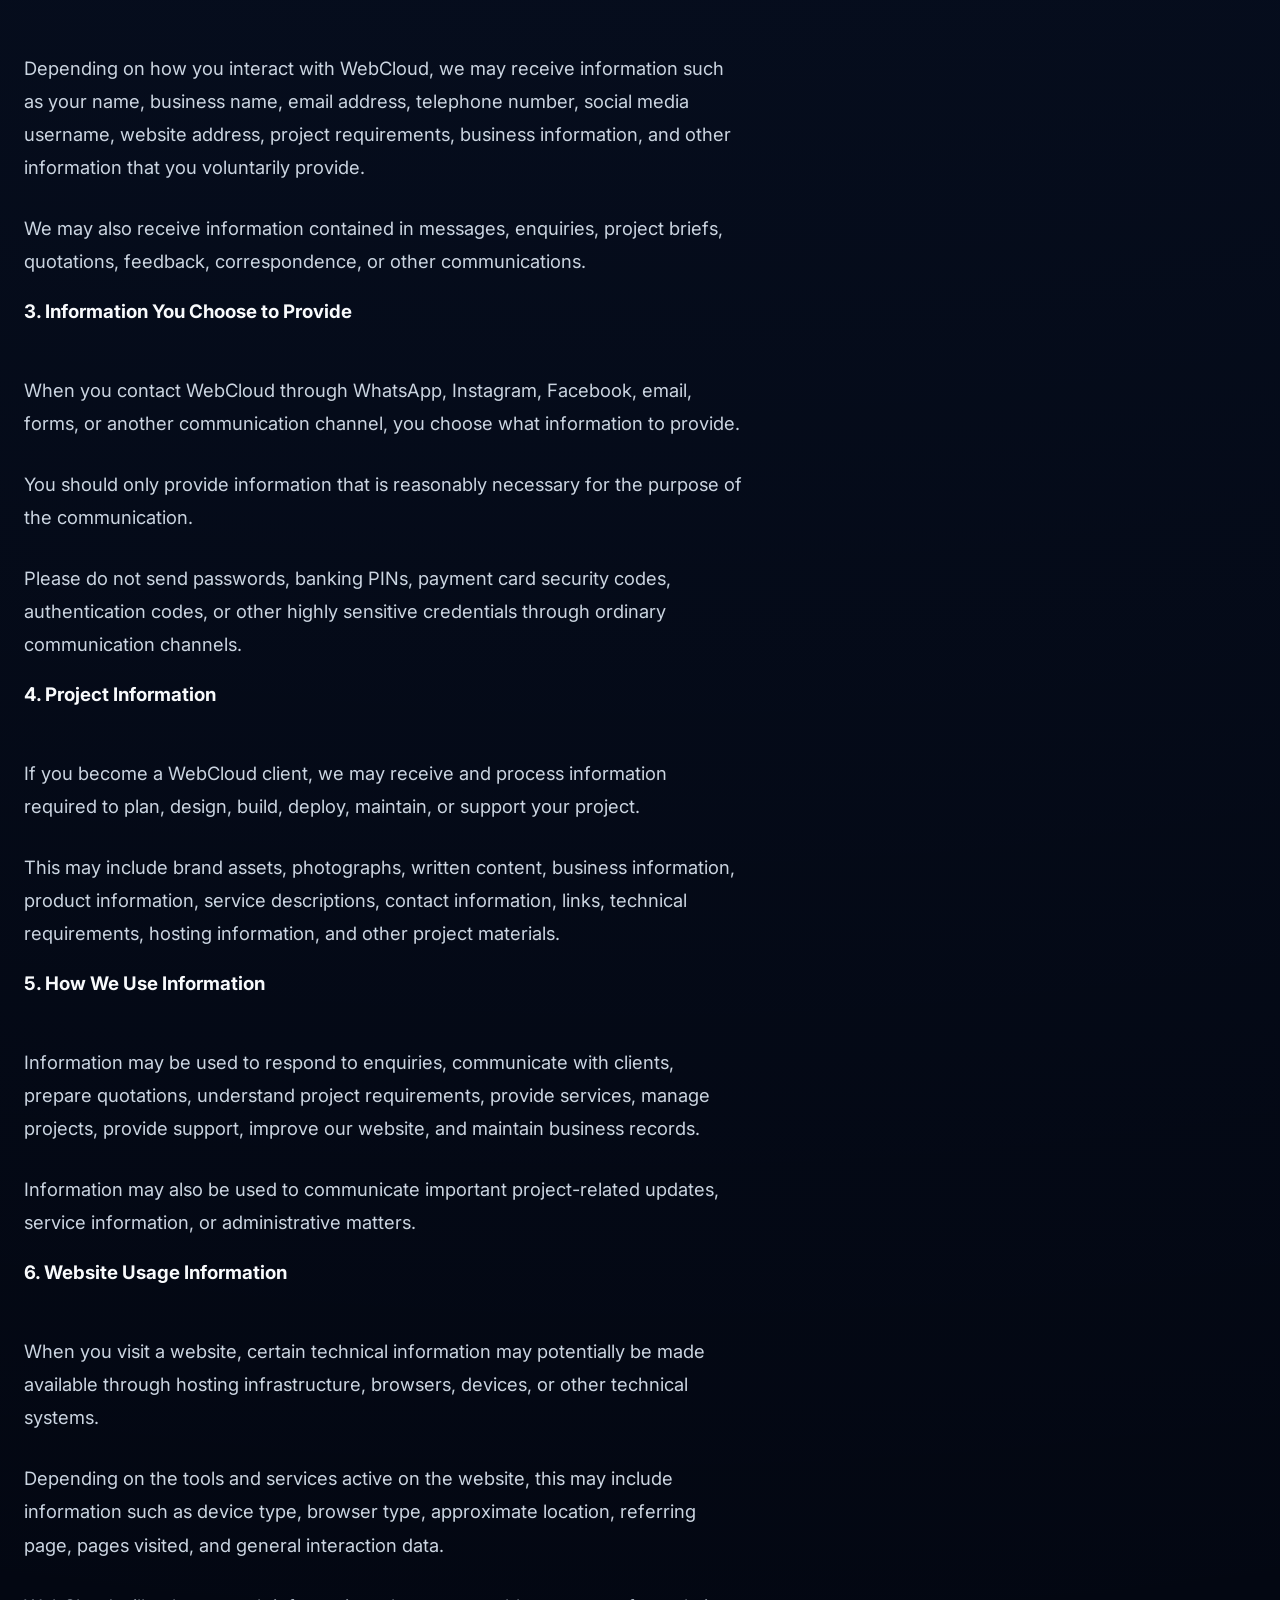
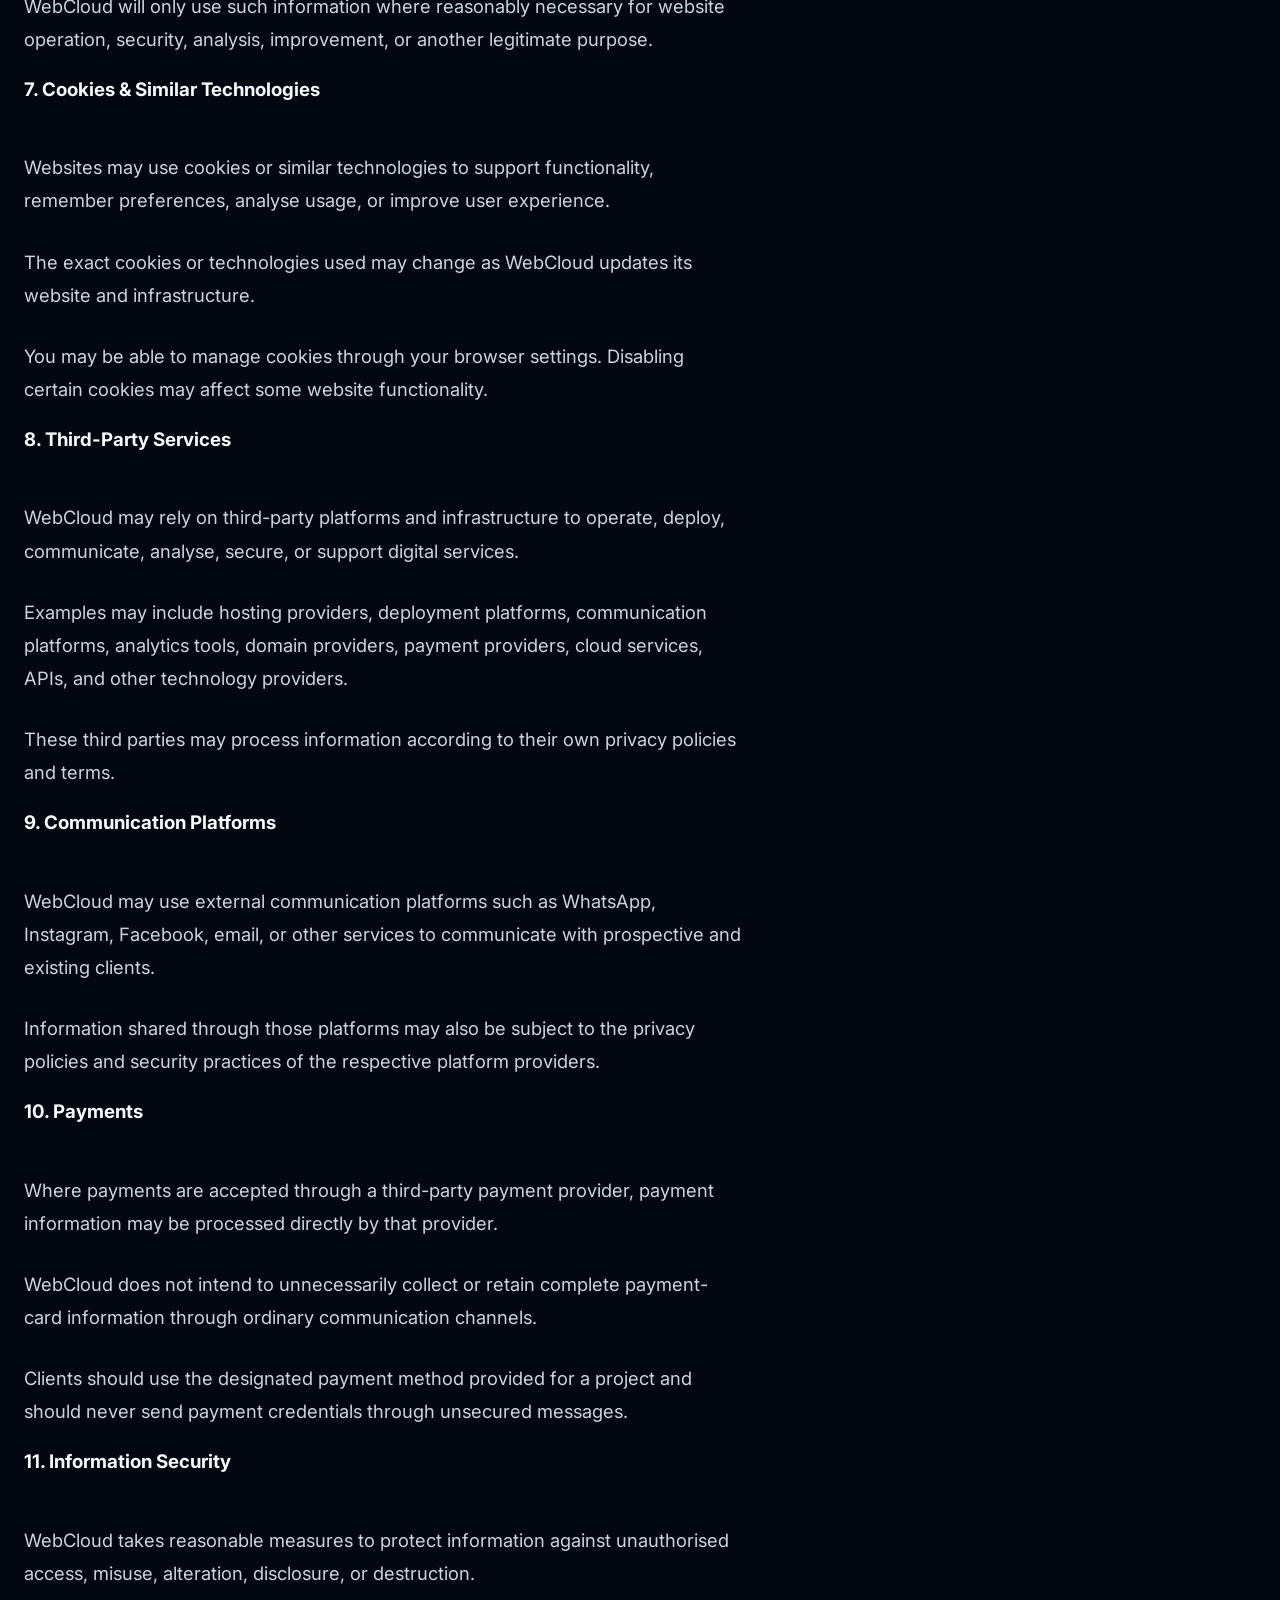
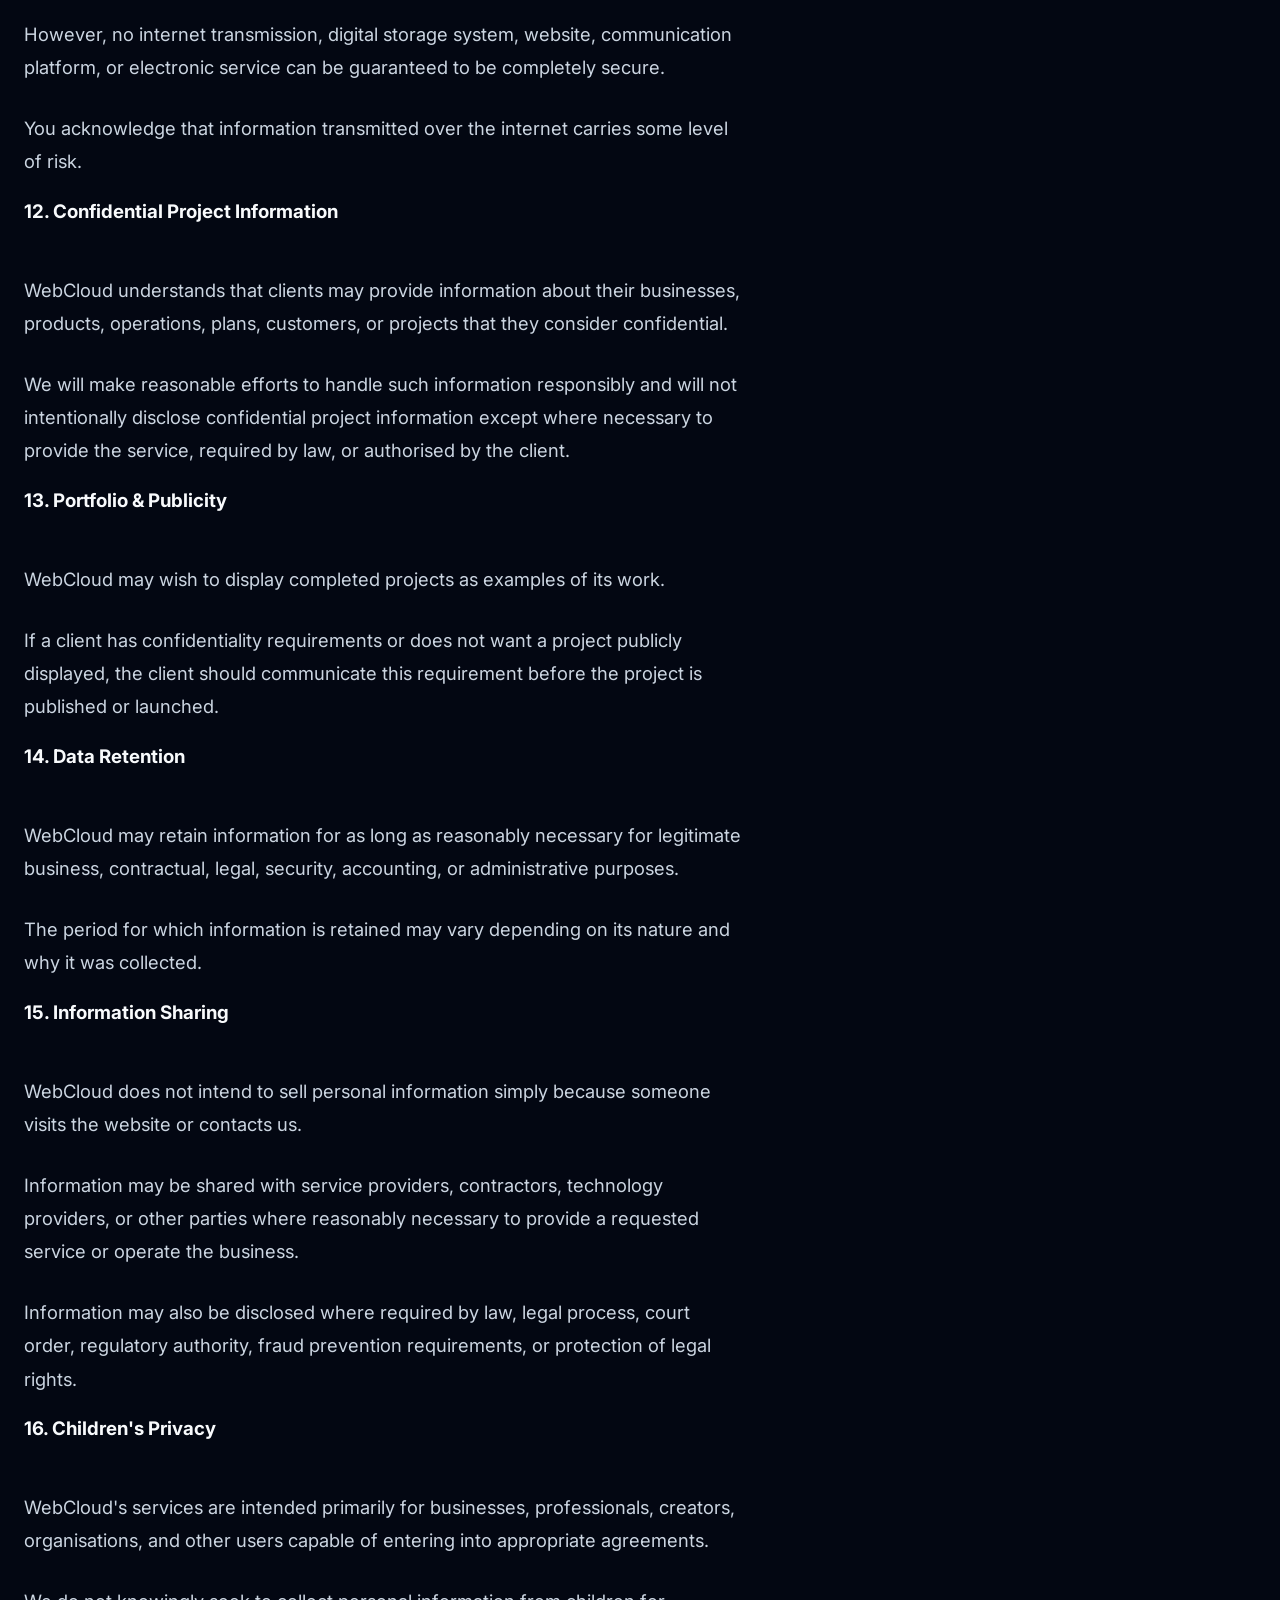
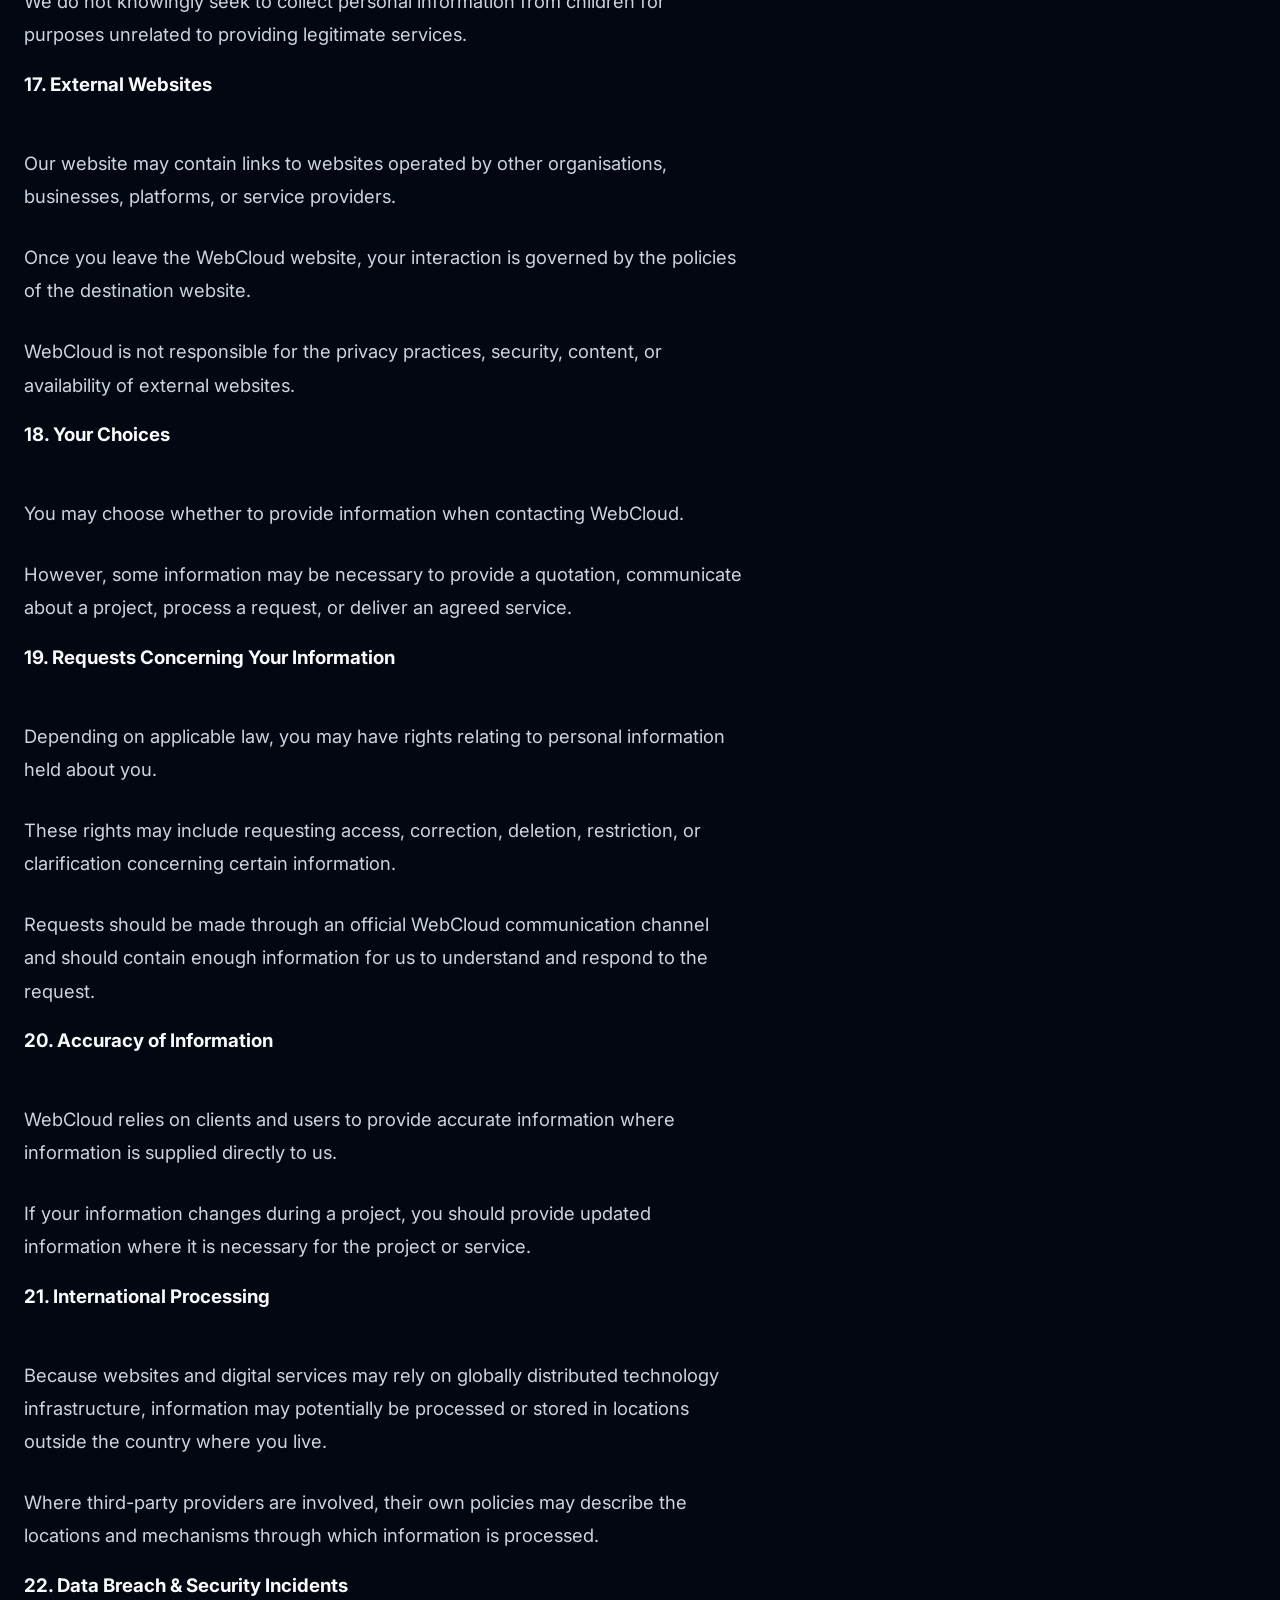
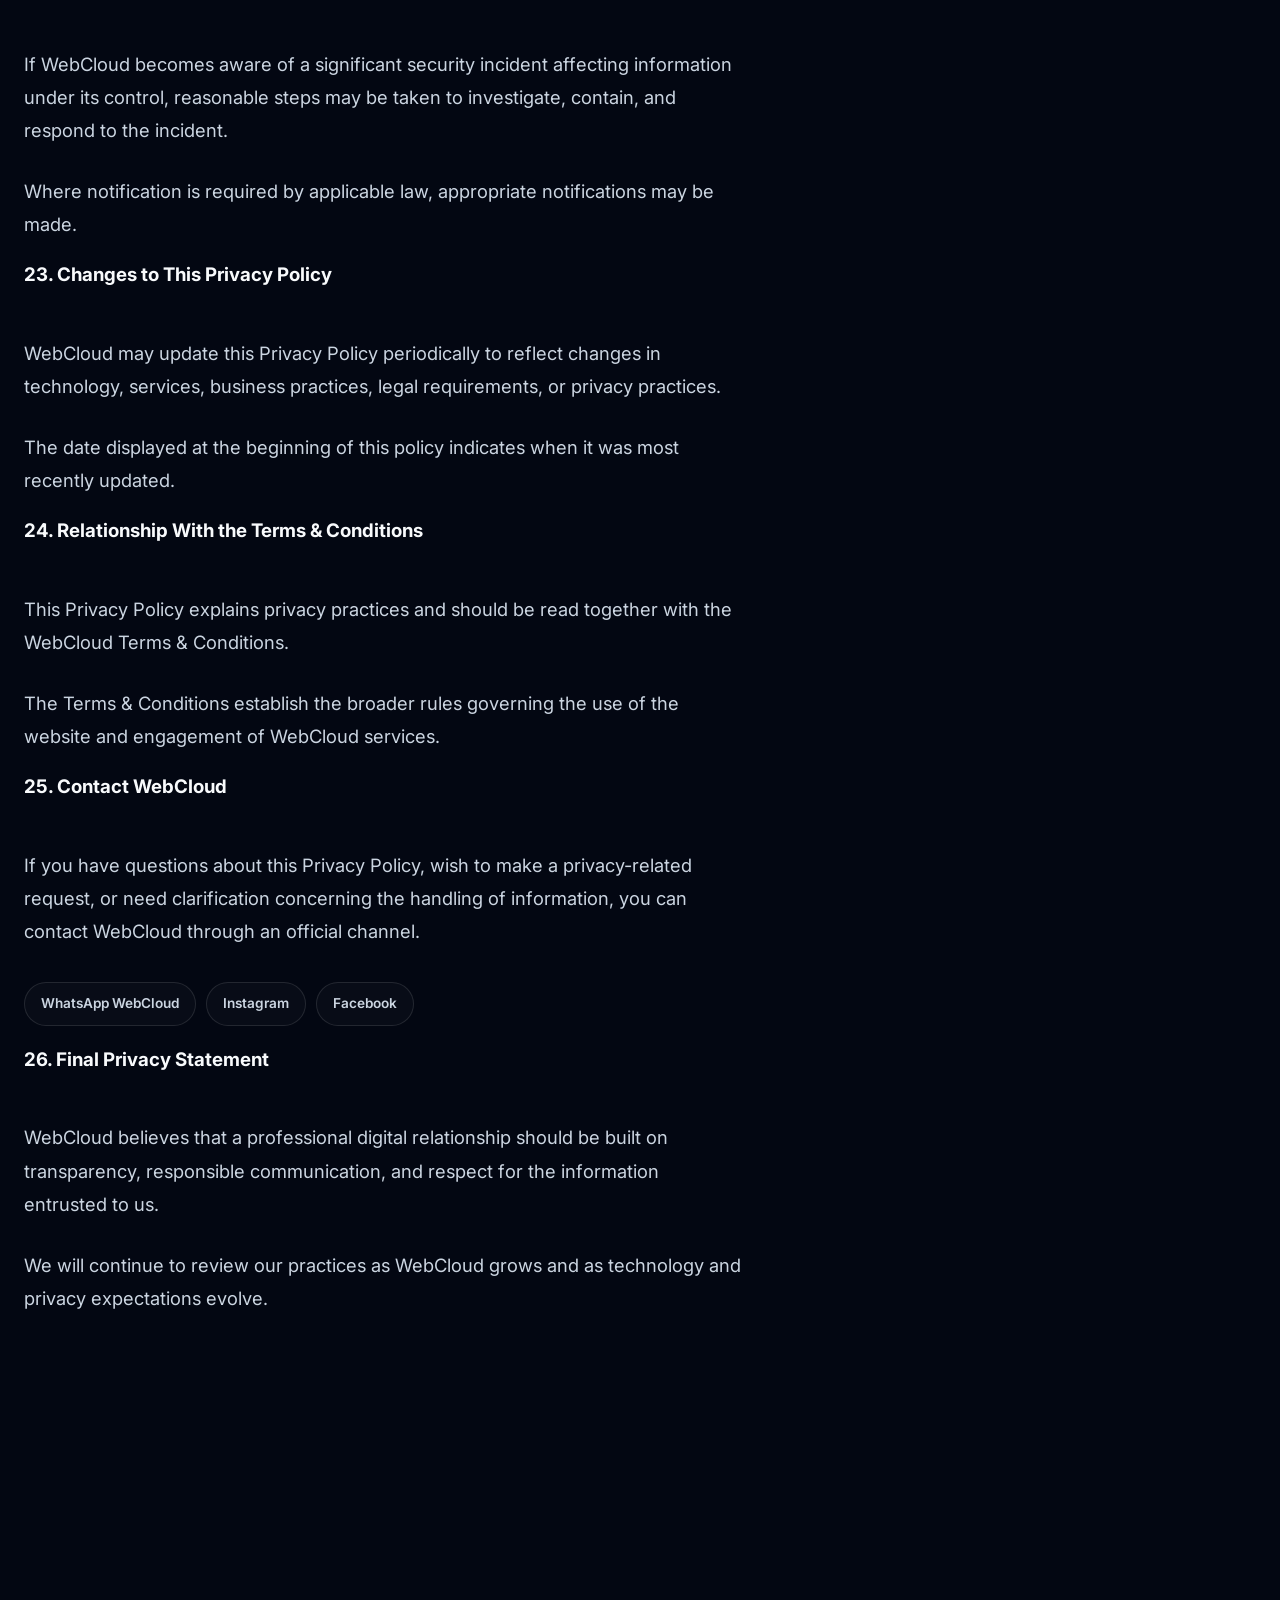
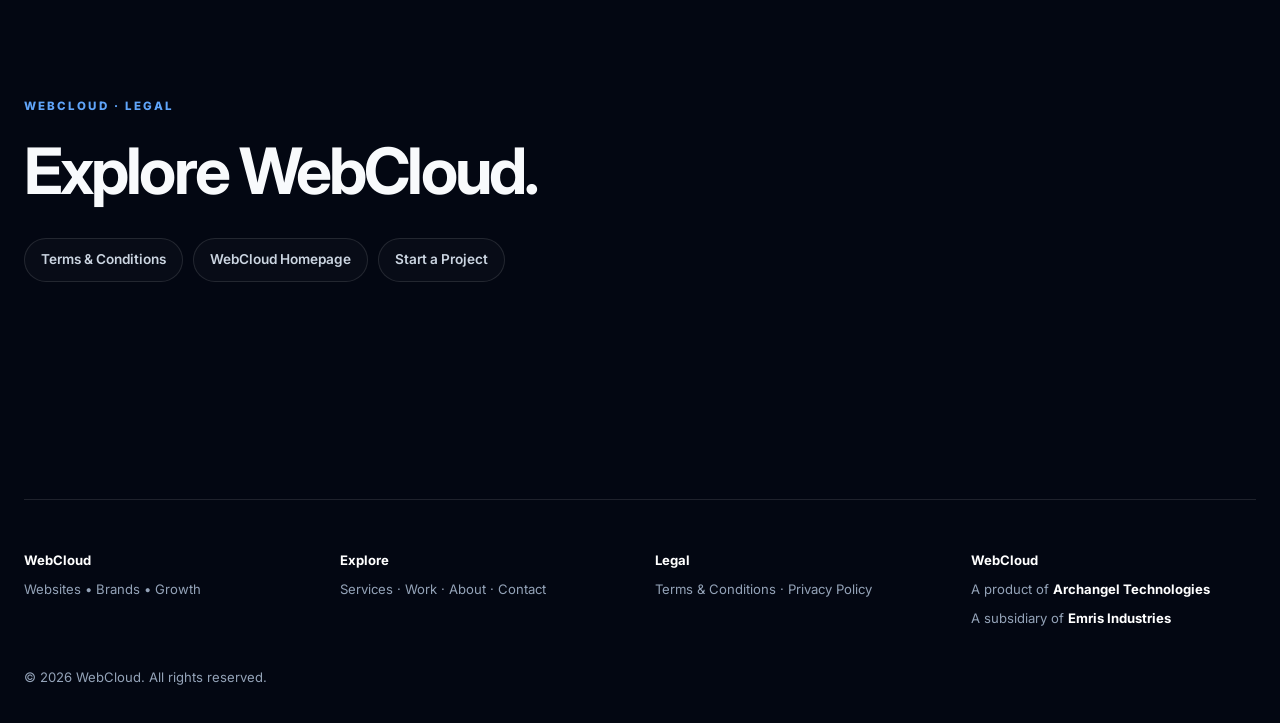
<file: privacy.html>
<!DOCTYPE html>
<html lang="en">
<head>
  <meta charset="UTF-8">
  <meta name="viewport" content="width=device-width, initial-scale=1.0">

  <meta name="theme-color" content="#030712">
  <meta name="robots" content="index, follow">
  <meta name="author" content="WebCloud">

  <meta
    name="description"
    content="WebCloud Privacy Policy. Learn how WebCloud handles information, communications, website analytics, project information, and privacy."
  >

  <meta property="og:type" content="website">
  <meta property="og:title" content="WebCloud — Privacy Policy">
  <meta
    property="og:description"
    content="Learn how WebCloud handles information and protects privacy when you use our website or engage our services."
  >
  <meta property="og:site_name" content="WebCloud">
  <meta property="og:image" content="assets/webcloud-logo.png">

  <link rel="icon" type="image/png" href="assets/webcloud-logo.png">

  <link rel="preconnect" href="https://fonts.googleapis.com">
  <link rel="preconnect" href="https://fonts.gstatic.com" crossorigin>

  <link
    href="https://fonts.googleapis.com/css2?family=Inter:wght@400;500;600;700;800&display=swap"
    rel="stylesheet"
  >

  <link rel="stylesheet" href="styles.css">

  <title>WebCloud — Privacy Policy</title>
</head>

<body>

  <!-- =====================================================
       HEADER
       ===================================================== -->

  <header class="site-header">

    <a
      class="brand"
      href="index.html"
      aria-label="Return to WebCloud home"
    >
      <img
        src="assets/webcloud-logo.png"
        alt="WebCloud"
        width="180"
        height="48"
      >
    </a>

    <nav
      class="main-nav"
      aria-label="Primary navigation"
    >
      <a href="index.html#services">Services</a>
      <a href="index.html#work">Work</a>
      <a href="index.html#about">About</a>
      <a href="index.html#contact">Contact</a>

      <a
        class="nav-cta"
        href="index.html#contact"
      >
        Start a Project
      </a>
    </nav>

  </header>


  <!-- =====================================================
       MAIN
       ===================================================== -->

  <main>

    <!-- ===================================================
         HERO
         =================================================== -->

    <section
      class="hero"
      aria-labelledby="privacy-title"
    >

      <div
        class="sky-layer sky-layer-back"
        aria-hidden="true"
      ></div>

      <div
        class="sky-layer sky-layer-mid"
        aria-hidden="true"
      ></div>

      <div
        class="sky-layer sky-layer-front"
        aria-hidden="true"
      ></div>

      <div
        class="particle-field"
        aria-hidden="true"
      ></div>

      <div class="hero-content">

        <p class="eyebrow">
          WEBCLOUD · PRIVACY
        </p>

        <h1 id="privacy-title">
          Privacy
          <br>
          <span>Policy.</span>
        </h1>

        <p class="hero-copy">
          Your information matters. This Privacy Policy
          explains what information WebCloud may receive,
          why it may be used, and how we approach the
          responsible handling of information.
        </p>

        <div class="hero-actions">

          <a
            class="button button-primary"
            href="#privacy"
          >
            Read the Policy
          </a>

          <a
            class="button button-secondary"
            href="index.html"
          >
            Back to WebCloud
          </a>

        </div>

      </div>

    </section>


    <!-- ===================================================
         POLICY CONTENT
         =================================================== -->

    <section
      id="privacy"
      class="section-placeholder"
      aria-labelledby="privacy-content-title"
    >

      <p>
        LAST UPDATED · AUGUST 2026
      </p>

      <h2 id="privacy-content-title">
        WebCloud Privacy Policy
      </h2>


      <!-- 1 -->

      <h3>
        1. Introduction
      </h3>

      <p class="hero-copy">
        WebCloud respects the privacy of people who visit our
        website, communicate with us, or engage us for digital
        services.
      </p>

      <p class="hero-copy">
        This Privacy Policy explains, in general terms, how
        WebCloud may collect, receive, use, store, protect,
        and disclose information in connection with our
        website and services.
      </p>

      <p class="hero-copy">
        This policy should be read together with our Terms &
        Conditions and any project-specific agreements that
        may apply to a client relationship.
      </p>


      <!-- 2 -->

      <h3>
        2. Information We May Receive
      </h3>

      <p class="hero-copy">
        Depending on how you interact with WebCloud, we may
        receive information such as your name, business name,
        email address, telephone number, social media
        username, website address, project requirements,
        business information, and other information that you
        voluntarily provide.
      </p>

      <p class="hero-copy">
        We may also receive information contained in messages,
        enquiries, project briefs, quotations, feedback,
        correspondence, or other communications.
      </p>


      <!-- 3 -->

      <h3>
        3. Information You Choose to Provide
      </h3>

      <p class="hero-copy">
        When you contact WebCloud through WhatsApp, Instagram,
        Facebook, email, forms, or another communication
        channel, you choose what information to provide.
      </p>

      <p class="hero-copy">
        You should only provide information that is reasonably
        necessary for the purpose of the communication.
      </p>

      <p class="hero-copy">
        Please do not send passwords, banking PINs, payment
        card security codes, authentication codes, or other
        highly sensitive credentials through ordinary
        communication channels.
      </p>


      <!-- 4 -->

      <h3>
        4. Project Information
      </h3>

      <p class="hero-copy">
        If you become a WebCloud client, we may receive and
        process information required to plan, design, build,
        deploy, maintain, or support your project.
      </p>

      <p class="hero-copy">
        This may include brand assets, photographs, written
        content, business information, product information,
        service descriptions, contact information, links,
        technical requirements, hosting information, and
        other project materials.
      </p>


      <!-- 5 -->

      <h3>
        5. How We Use Information
      </h3>

      <p class="hero-copy">
        Information may be used to respond to enquiries,
        communicate with clients, prepare quotations,
        understand project requirements, provide services,
        manage projects, provide support, improve our website,
        and maintain business records.
      </p>

      <p class="hero-copy">
        Information may also be used to communicate important
        project-related updates, service information, or
        administrative matters.
      </p>


      <!-- 6 -->

      <h3>
        6. Website Usage Information
      </h3>

      <p class="hero-copy">
        When you visit a website, certain technical
        information may potentially be made available through
        hosting infrastructure, browsers, devices, or other
        technical systems.
      </p>

      <p class="hero-copy">
        Depending on the tools and services active on the
        website, this may include information such as device
        type, browser type, approximate location, referring
        page, pages visited, and general interaction data.
      </p>

      <p class="hero-copy">
        WebCloud will only use such information where
        reasonably necessary for website operation, security,
        analysis, improvement, or another legitimate purpose.
      </p>


      <!-- 7 -->

      <h3>
        7. Cookies & Similar Technologies
      </h3>

      <p class="hero-copy">
        Websites may use cookies or similar technologies to
        support functionality, remember preferences, analyse
        usage, or improve user experience.
      </p>

      <p class="hero-copy">
        The exact cookies or technologies used may change as
        WebCloud updates its website and infrastructure.
      </p>

      <p class="hero-copy">
        You may be able to manage cookies through your browser
        settings. Disabling certain cookies may affect some
        website functionality.
      </p>


      <!-- 8 -->

      <h3>
        8. Third-Party Services
      </h3>

      <p class="hero-copy">
        WebCloud may rely on third-party platforms and
        infrastructure to operate, deploy, communicate,
        analyse, secure, or support digital services.
      </p>

      <p class="hero-copy">
        Examples may include hosting providers, deployment
        platforms, communication platforms, analytics tools,
        domain providers, payment providers, cloud services,
        APIs, and other technology providers.
      </p>

      <p class="hero-copy">
        These third parties may process information according
        to their own privacy policies and terms.
      </p>


      <!-- 9 -->

      <h3>
        9. Communication Platforms
      </h3>

      <p class="hero-copy">
        WebCloud may use external communication platforms such
        as WhatsApp, Instagram, Facebook, email, or other
        services to communicate with prospective and existing
        clients.
      </p>

      <p class="hero-copy">
        Information shared through those platforms may also be
        subject to the privacy policies and security practices
        of the respective platform providers.
      </p>


      <!-- 10 -->

      <h3>
        10. Payments
      </h3>

      <p class="hero-copy">
        Where payments are accepted through a third-party
        payment provider, payment information may be processed
        directly by that provider.
      </p>

      <p class="hero-copy">
        WebCloud does not intend to unnecessarily collect or
        retain complete payment-card information through
        ordinary communication channels.
      </p>

      <p class="hero-copy">
        Clients should use the designated payment method
        provided for a project and should never send payment
        credentials through unsecured messages.
      </p>


      <!-- 11 -->

      <h3>
        11. Information Security
      </h3>

      <p class="hero-copy">
        WebCloud takes reasonable measures to protect
        information against unauthorised access, misuse,
        alteration, disclosure, or destruction.
      </p>

      <p class="hero-copy">
        However, no internet transmission, digital storage
        system, website, communication platform, or electronic
        service can be guaranteed to be completely secure.
      </p>

      <p class="hero-copy">
        You acknowledge that information transmitted over the
        internet carries some level of risk.
      </p>


      <!-- 12 -->

      <h3>
        12. Confidential Project Information
      </h3>

      <p class="hero-copy">
        WebCloud understands that clients may provide
        information about their businesses, products,
        operations, plans, customers, or projects that they
        consider confidential.
      </p>

      <p class="hero-copy">
        We will make reasonable efforts to handle such
        information responsibly and will not intentionally
        disclose confidential project information except where
        necessary to provide the service, required by law, or
        authorised by the client.
      </p>


      <!-- 13 -->

      <h3>
        13. Portfolio & Publicity
      </h3>

      <p class="hero-copy">
        WebCloud may wish to display completed projects as
        examples of its work.
      </p>

      <p class="hero-copy">
        If a client has confidentiality requirements or does
        not want a project publicly displayed, the client
        should communicate this requirement before the project
        is published or launched.
      </p>


      <!-- 14 -->

      <h3>
        14. Data Retention
      </h3>

      <p class="hero-copy">
        WebCloud may retain information for as long as
        reasonably necessary for legitimate business,
        contractual, legal, security, accounting, or
        administrative purposes.
      </p>

      <p class="hero-copy">
        The period for which information is retained may vary
        depending on its nature and why it was collected.
      </p>


      <!-- 15 -->

      <h3>
        15. Information Sharing
      </h3>

      <p class="hero-copy">
        WebCloud does not intend to sell personal information
        simply because someone visits the website or contacts
        us.
      </p>

      <p class="hero-copy">
        Information may be shared with service providers,
        contractors, technology providers, or other parties
        where reasonably necessary to provide a requested
        service or operate the business.
      </p>

      <p class="hero-copy">
        Information may also be disclosed where required by
        law, legal process, court order, regulatory authority,
        fraud prevention requirements, or protection of legal
        rights.
      </p>


      <!-- 16 -->

      <h3>
        16. Children's Privacy
      </h3>

      <p class="hero-copy">
        WebCloud's services are intended primarily for
        businesses, professionals, creators, organisations,
        and other users capable of entering into appropriate
        agreements.
      </p>

      <p class="hero-copy">
        We do not knowingly seek to collect personal
        information from children for purposes unrelated to
        providing legitimate services.
      </p>


      <!-- 17 -->

      <h3>
        17. External Websites
      </h3>

      <p class="hero-copy">
        Our website may contain links to websites operated by
        other organisations, businesses, platforms, or
        service providers.
      </p>

      <p class="hero-copy">
        Once you leave the WebCloud website, your interaction
        is governed by the policies of the destination website.
      </p>

      <p class="hero-copy">
        WebCloud is not responsible for the privacy practices,
        security, content, or availability of external websites.
      </p>


      <!-- 18 -->

      <h3>
        18. Your Choices
      </h3>

      <p class="hero-copy">
        You may choose whether to provide information when
        contacting WebCloud.
      </p>

      <p class="hero-copy">
        However, some information may be necessary to provide
        a quotation, communicate about a project, process a
        request, or deliver an agreed service.
      </p>


      <!-- 19 -->

      <h3>
        19. Requests Concerning Your Information
      </h3>

      <p class="hero-copy">
        Depending on applicable law, you may have rights
        relating to personal information held about you.
      </p>

      <p class="hero-copy">
        These rights may include requesting access,
        correction, deletion, restriction, or clarification
        concerning certain information.
      </p>

      <p class="hero-copy">
        Requests should be made through an official WebCloud
        communication channel and should contain enough
        information for us to understand and respond to the
        request.
      </p>


      <!-- 20 -->

      <h3>
        20. Accuracy of Information
      </h3>

      <p class="hero-copy">
        WebCloud relies on clients and users to provide
        accurate information where information is supplied
        directly to us.
      </p>

      <p class="hero-copy">
        If your information changes during a project, you
        should provide updated information where it is
        necessary for the project or service.
      </p>


      <!-- 21 -->

      <h3>
        21. International Processing
      </h3>

      <p class="hero-copy">
        Because websites and digital services may rely on
        globally distributed technology infrastructure,
        information may potentially be processed or stored in
        locations outside the country where you live.
      </p>

      <p class="hero-copy">
        Where third-party providers are involved, their own
        policies may describe the locations and mechanisms
        through which information is processed.
      </p>


      <!-- 22 -->

      <h3>
        22. Data Breach & Security Incidents
      </h3>

      <p class="hero-copy">
        If WebCloud becomes aware of a significant security
        incident affecting information under its control,
        reasonable steps may be taken to investigate,
        contain, and respond to the incident.
      </p>

      <p class="hero-copy">
        Where notification is required by applicable law,
        appropriate notifications may be made.
      </p>


      <!-- 23 -->

      <h3>
        23. Changes to This Privacy Policy
      </h3>

      <p class="hero-copy">
        WebCloud may update this Privacy Policy periodically
        to reflect changes in technology, services, business
        practices, legal requirements, or privacy practices.
      </p>

      <p class="hero-copy">
        The date displayed at the beginning of this policy
        indicates when it was most recently updated.
      </p>


      <!-- 24 -->

      <h3>
        24. Relationship With the Terms & Conditions
      </h3>

      <p class="hero-copy">
        This Privacy Policy explains privacy practices and
        should be read together with the WebCloud Terms &
        Conditions.
      </p>

      <p class="hero-copy">
        The Terms & Conditions establish the broader rules
        governing the use of the website and engagement of
        WebCloud services.
      </p>


      <!-- 25 -->

      <h3>
        25. Contact WebCloud
      </h3>

      <p class="hero-copy">
        If you have questions about this Privacy Policy,
        wish to make a privacy-related request, or need
        clarification concerning the handling of information,
        you can contact WebCloud through an official channel.
      </p>

      <div class="contact-links">

        <a
          href="https://wa.me/2348169502325"
          target="_blank"
          rel="noopener noreferrer"
        >
          WhatsApp WebCloud
        </a>

        <a
          href="https://www.instagram.com/webcloud111/"
          target="_blank"
          rel="noopener noreferrer"
        >
          Instagram
        </a>

        <a
          href="https://www.facebook.com/share/18KnFaUYQu/"
          target="_blank"
          rel="noopener noreferrer"
        >
          Facebook
        </a>

      </div>


      <!-- FINAL -->

      <h3>
        26. Final Privacy Statement
      </h3>

      <p class="hero-copy">
        WebCloud believes that a professional digital
        relationship should be built on transparency,
        responsible communication, and respect for the
        information entrusted to us.
      </p>

      <p class="hero-copy">
        We will continue to review our practices as WebCloud
        grows and as technology and privacy expectations
        evolve.
      </p>

    </section>


    <!-- ===================================================
         LEGAL NAVIGATION
         =================================================== -->

    <section
      class="section-placeholder"
      aria-labelledby="legal-title"
    >

      <p>
        WEBCLOUD · LEGAL
      </p>

      <h2 id="legal-title">
        Explore WebCloud.
      </h2>

      <div class="contact-links">

        <a href="terms.html">
          Terms & Conditions
        </a>

        <a href="index.html">
          WebCloud Homepage
        </a>

        <a href="index.html#contact">
          Start a Project
        </a>

      </div>

    </section>

  </main>


  <!-- =====================================================
       FOOTER
       ===================================================== -->

  <footer class="site-footer">

    <div>
      <strong>WebCloud</strong>

      <p>
        Websites • Brands • Growth
      </p>
    </div>


    <div>
      <strong>Explore</strong>

      <p>
        <a href="index.html#services">Services</a>
        ·
        <a href="index.html#work">Work</a>
        ·
        <a href="index.html#about">About</a>
        ·
        <a href="index.html#contact">Contact</a>
      </p>
    </div>


    <div>
      <strong>Legal</strong>

      <p>
        <a href="terms.html">
          Terms &amp; Conditions
        </a>
        ·
        <a href="privacy.html">
          Privacy Policy
        </a>
      </p>
    </div>


    <div>
      <strong>WebCloud</strong>

      <p>
        A product of
        <strong>Archangel Technologies</strong>
      </p>

      <p>
        A subsidiary of
        <strong>Emris Industries</strong>
      </p>
    </div>


    <div>
      <p>
        © 2026 WebCloud. All rights reserved.
      </p>
    </div>

  </footer>


  <!-- =====================================================
       JAVASCRIPT
       ===================================================== -->

  <script src="script.js"></script>

</body>
  </html>
</file>
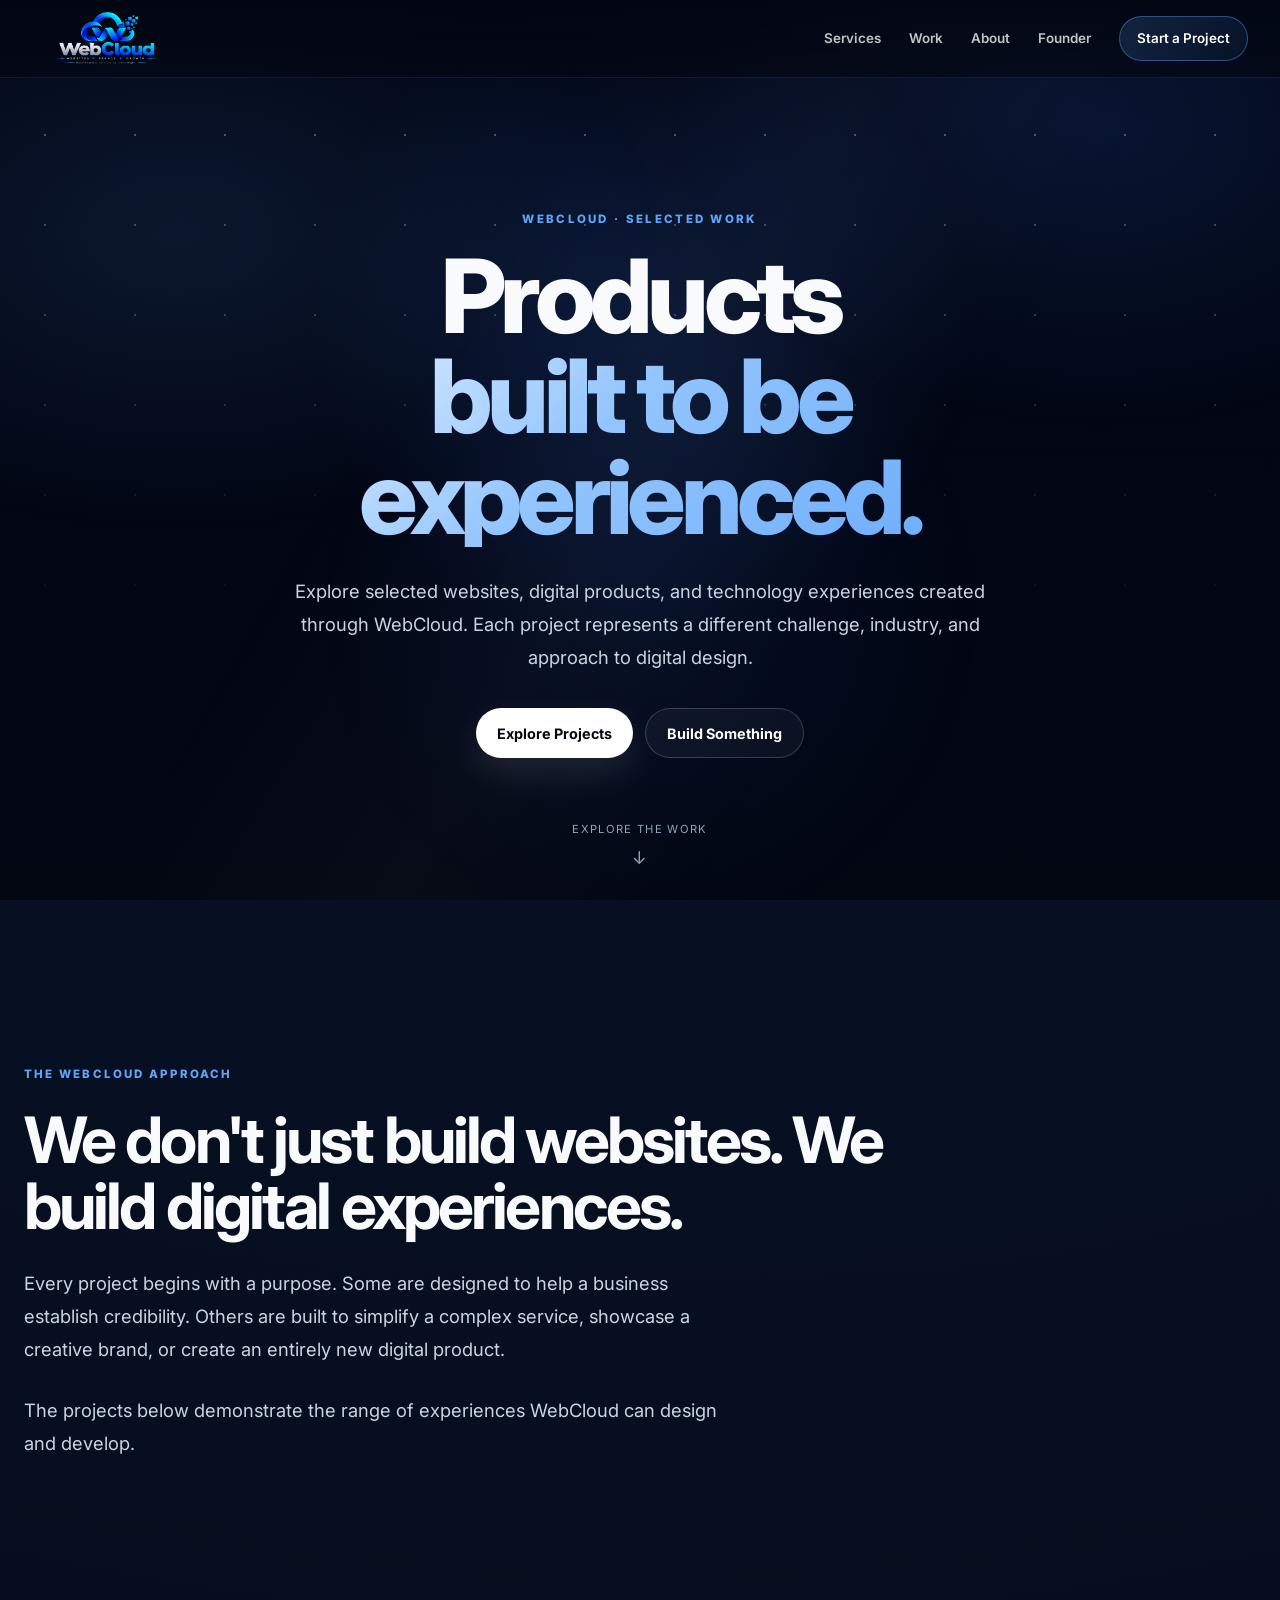
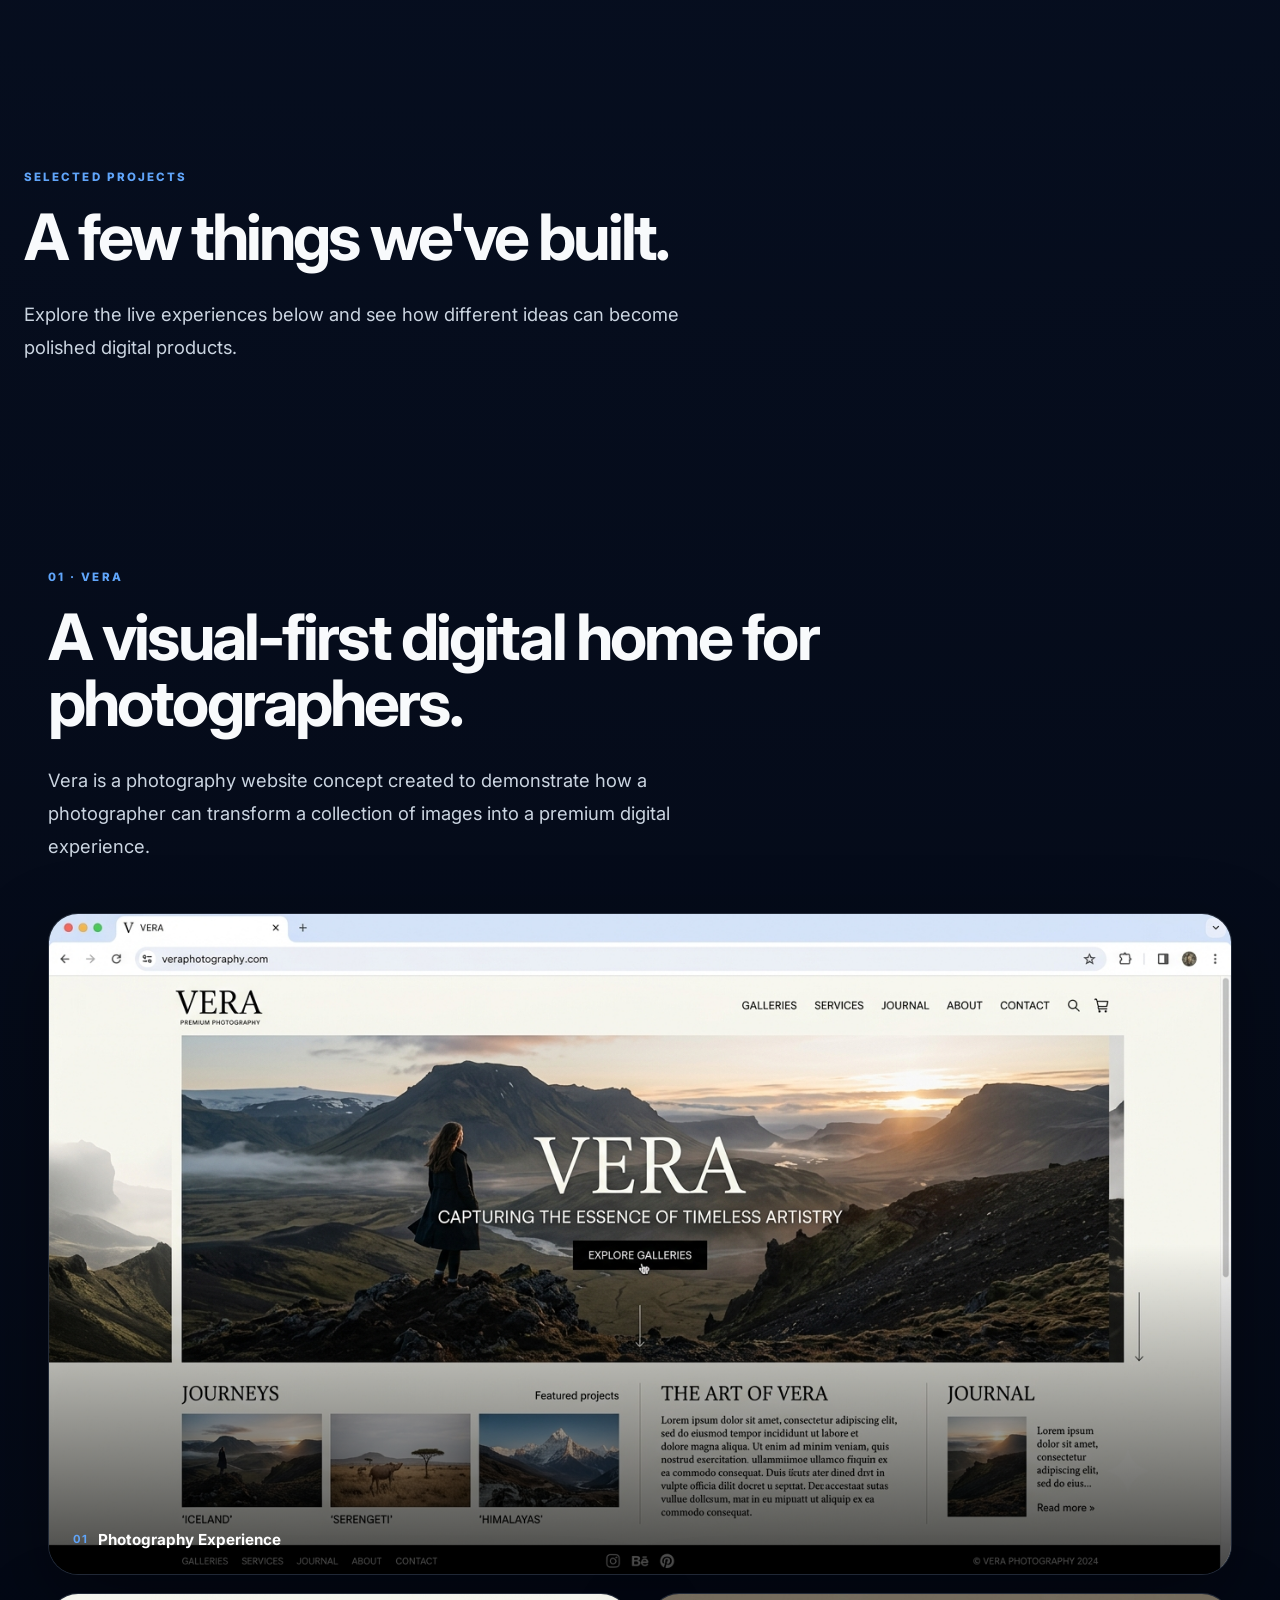
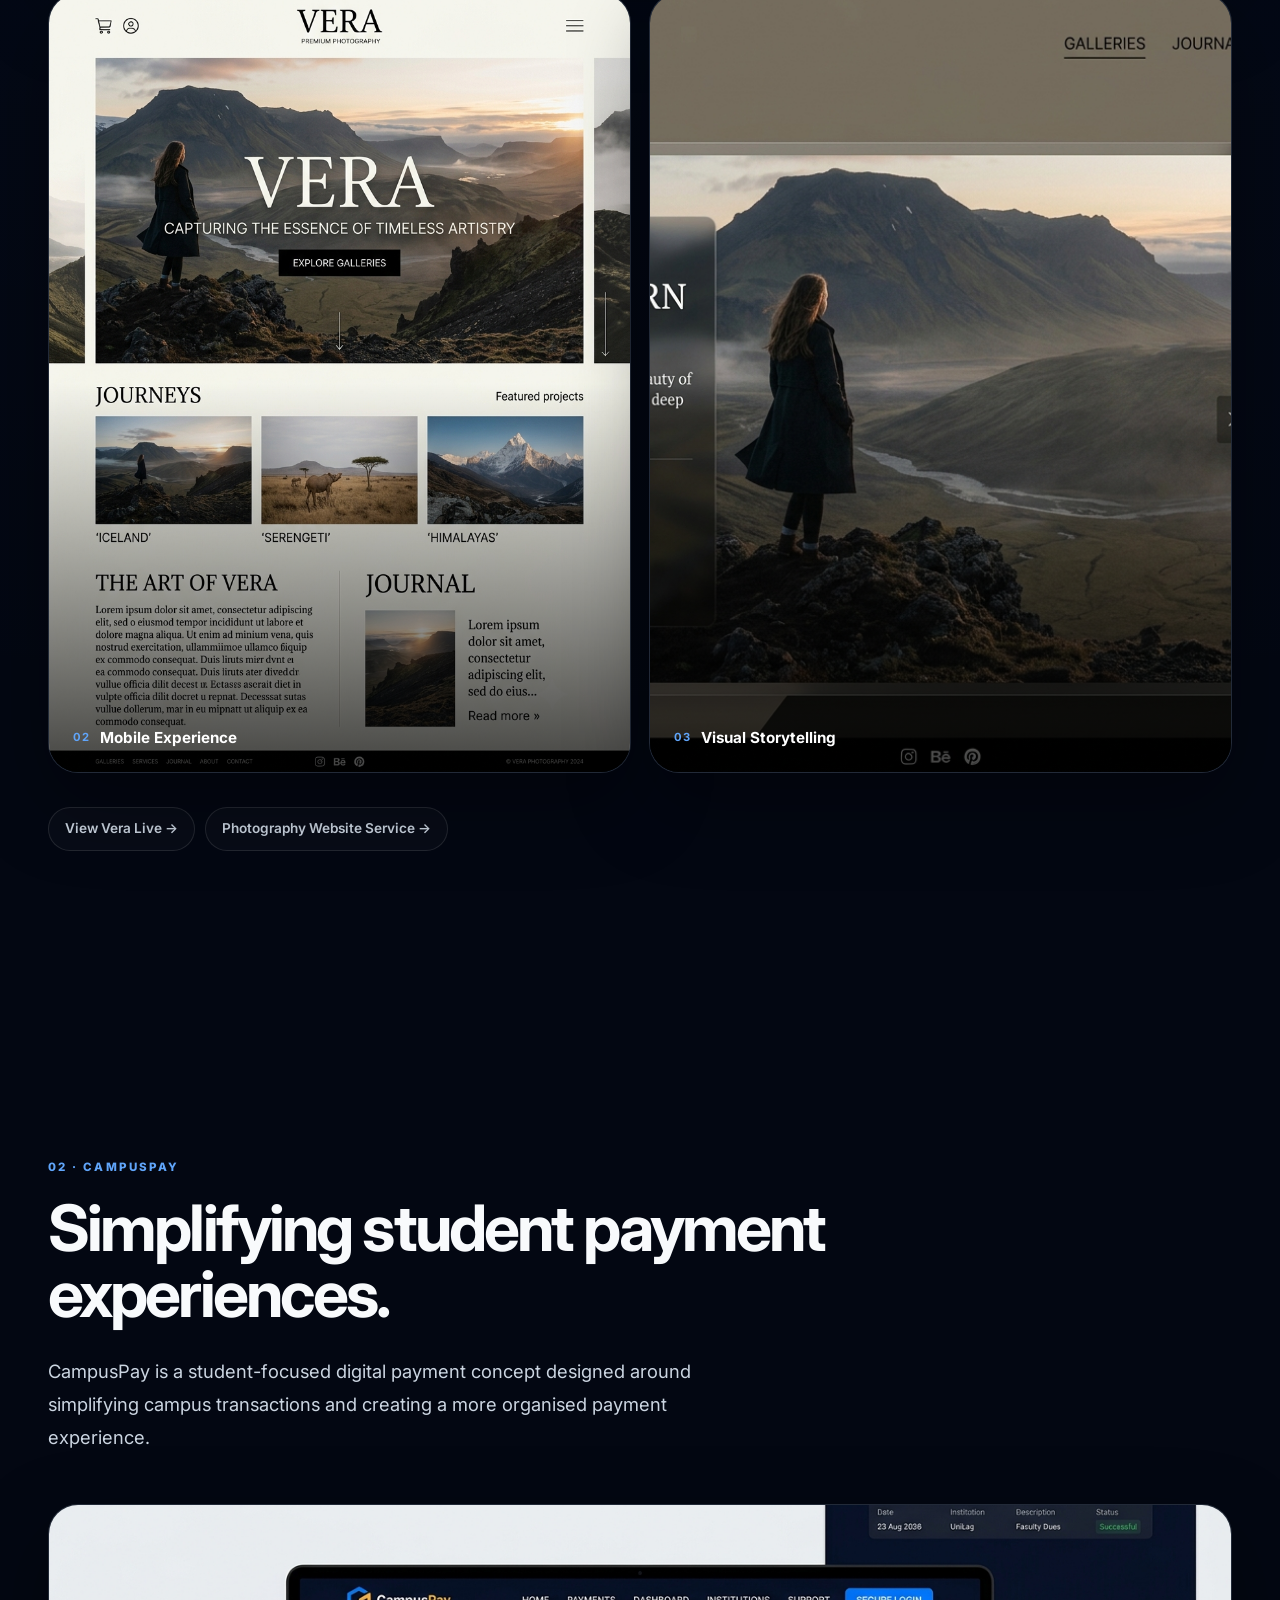
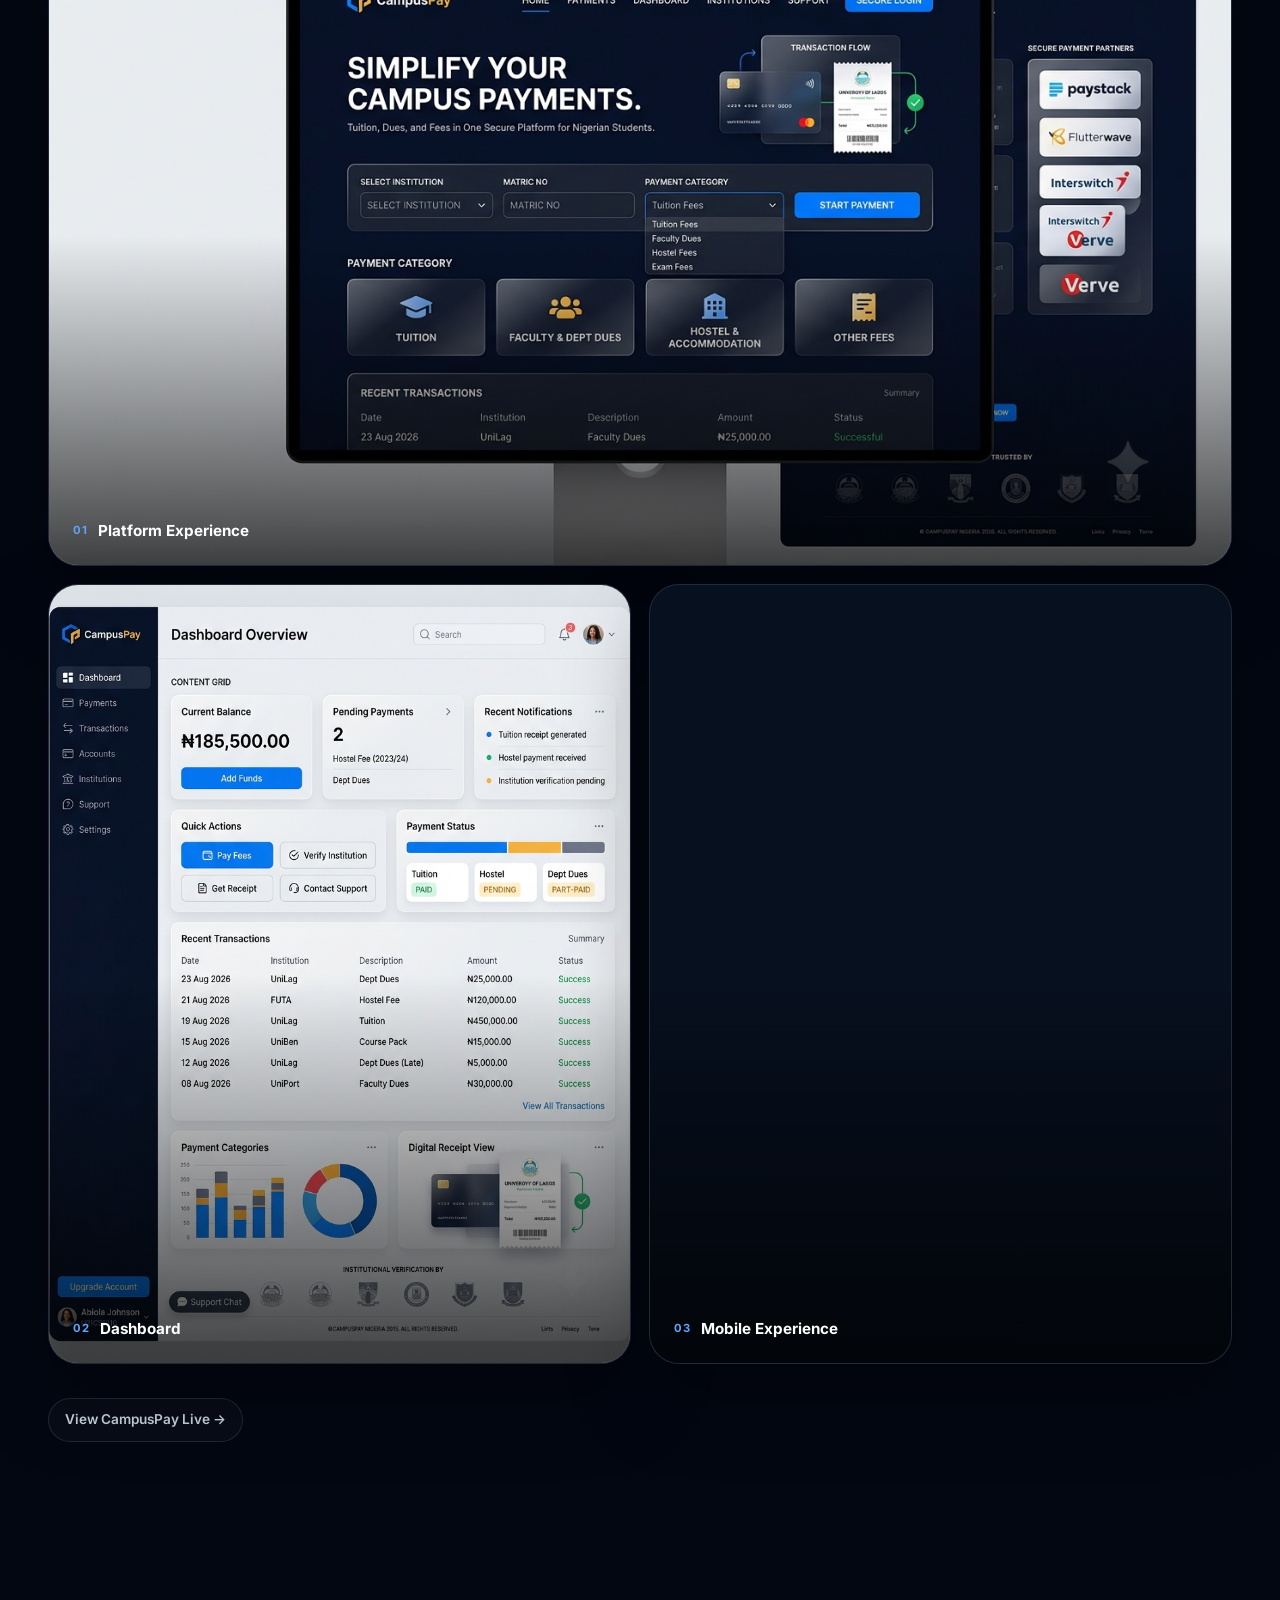
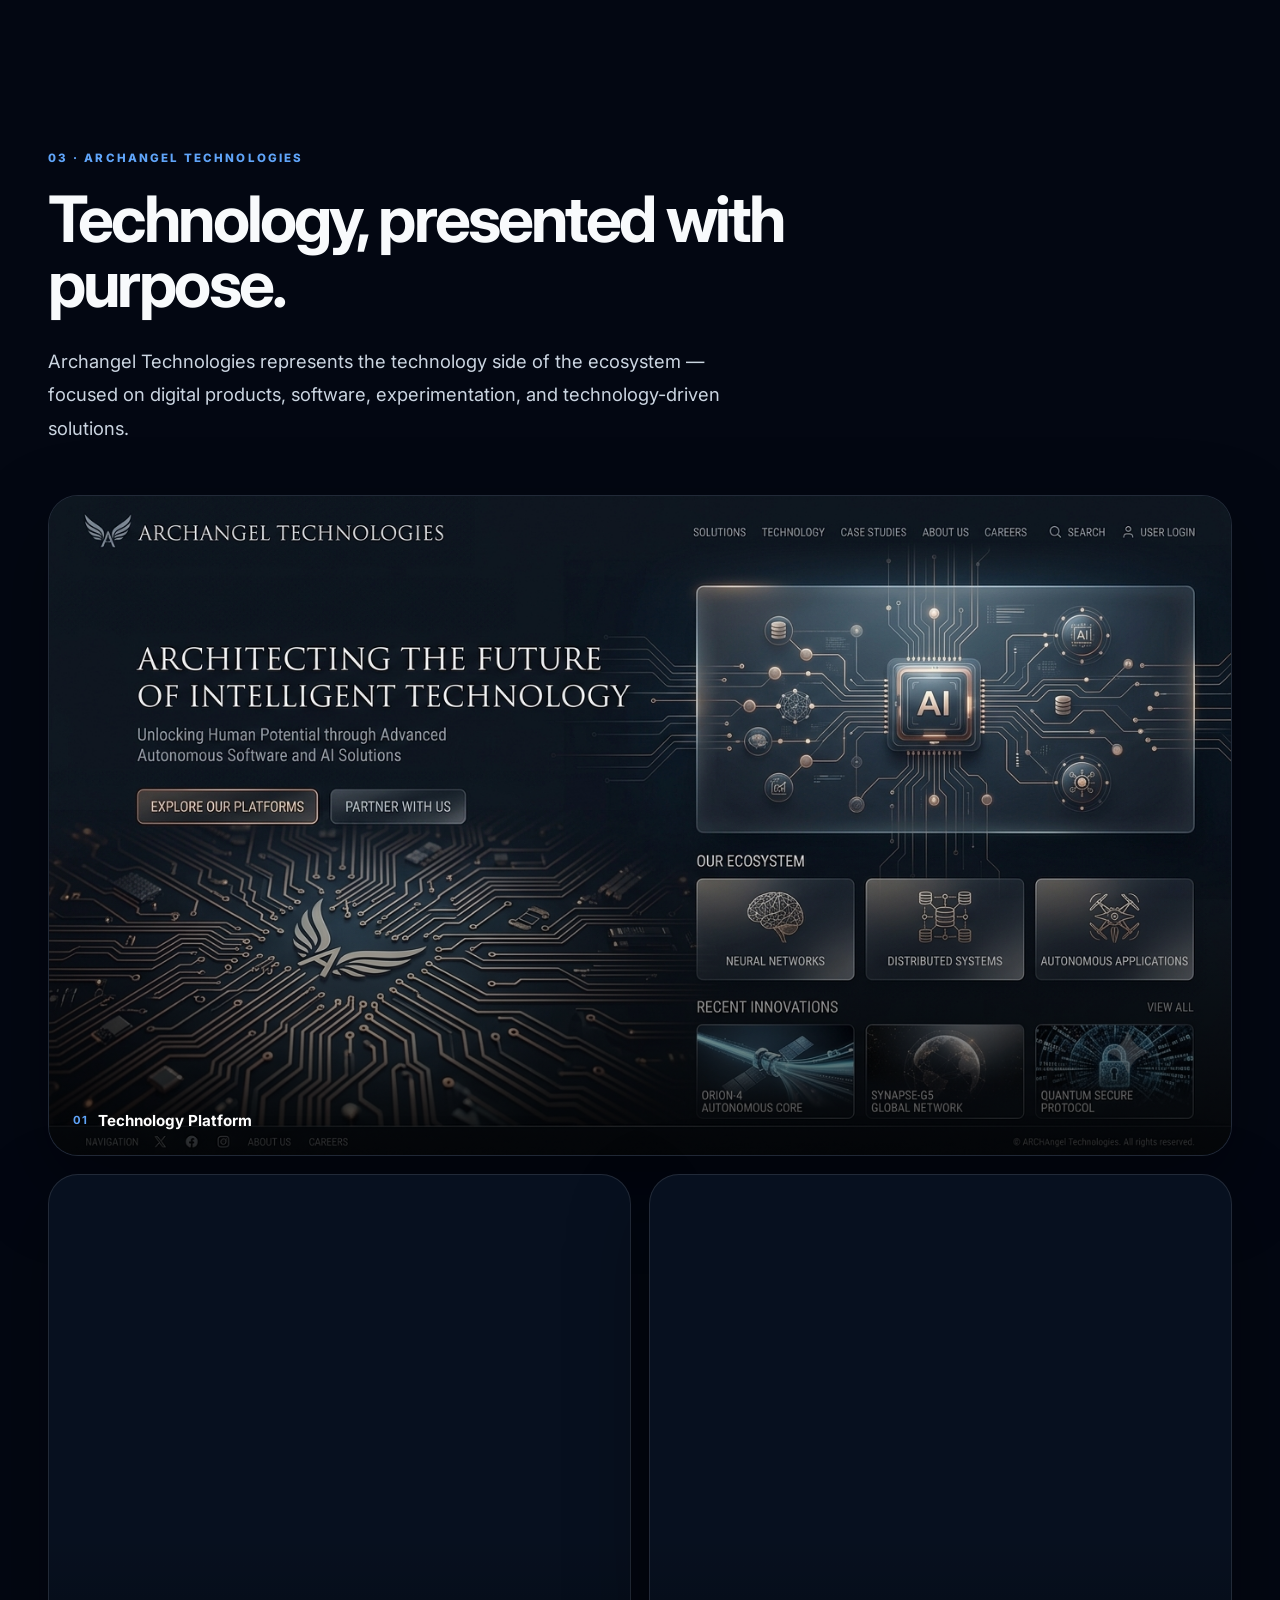
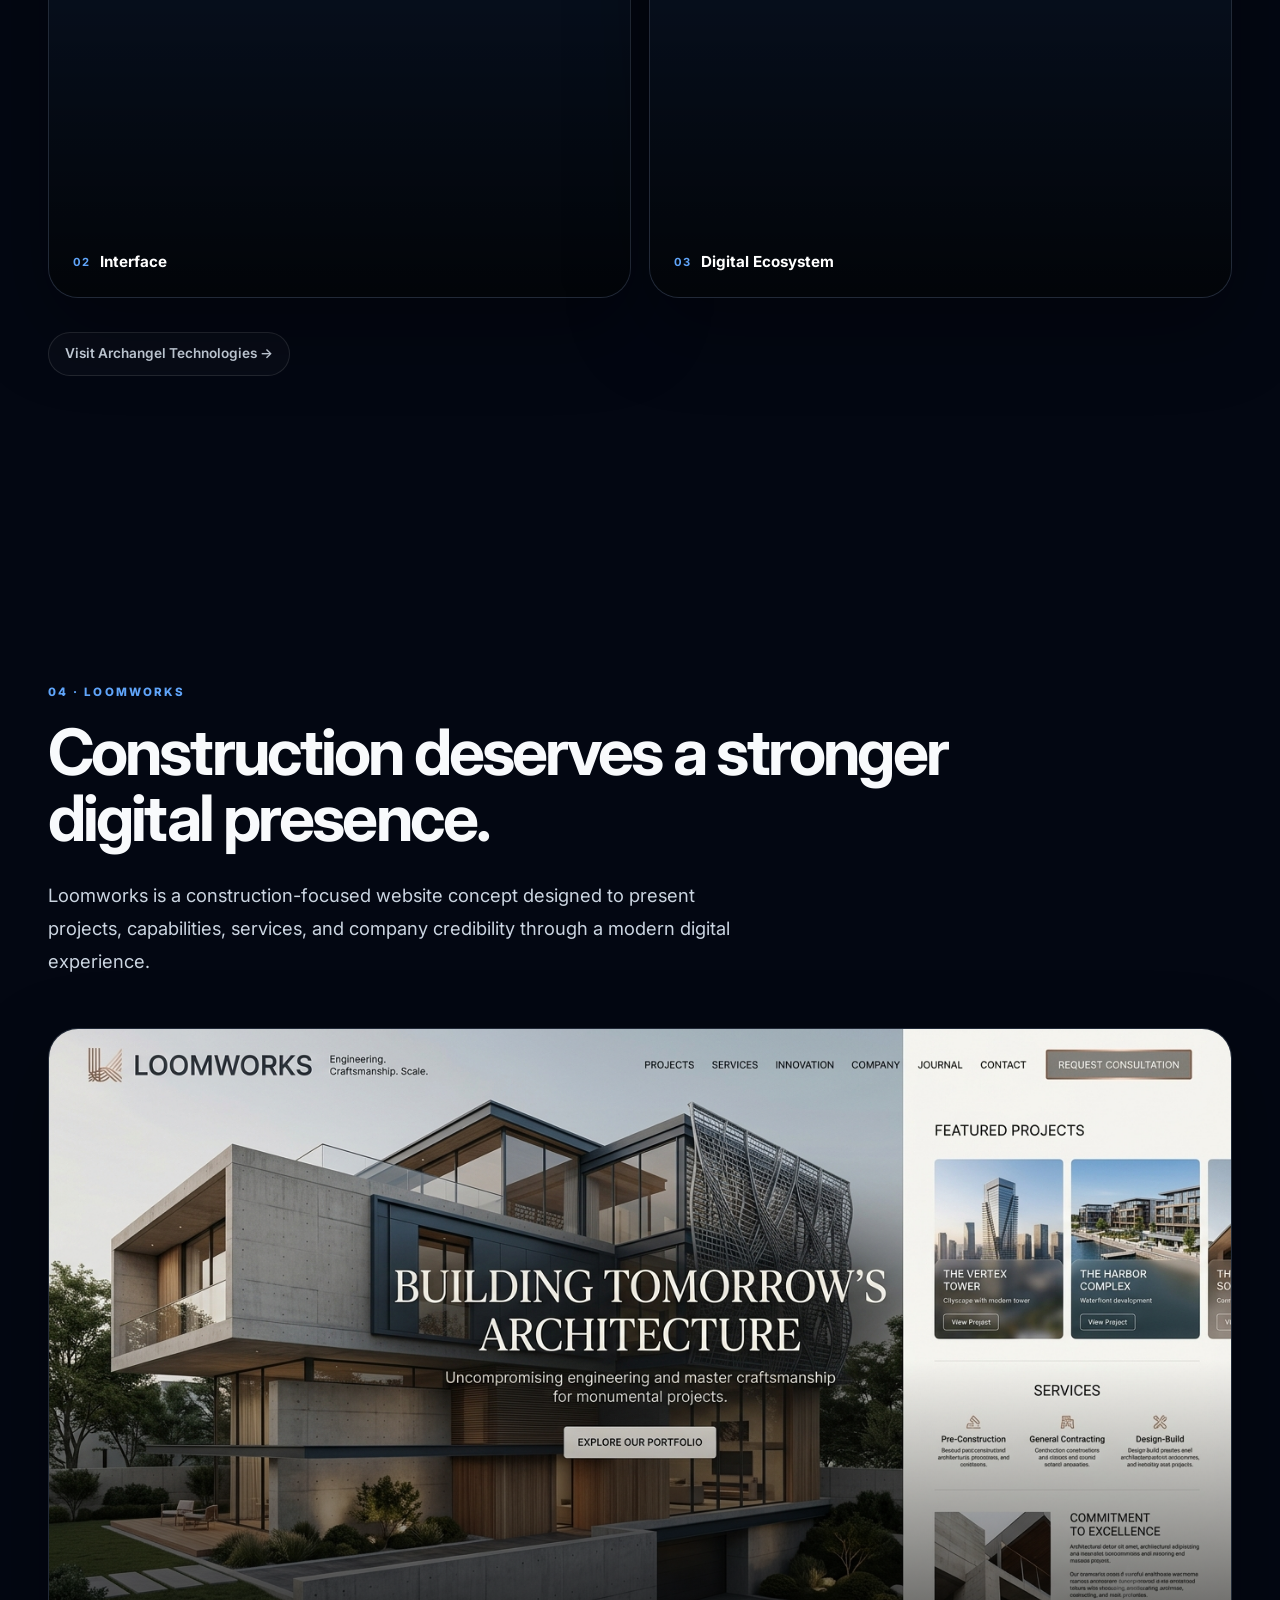
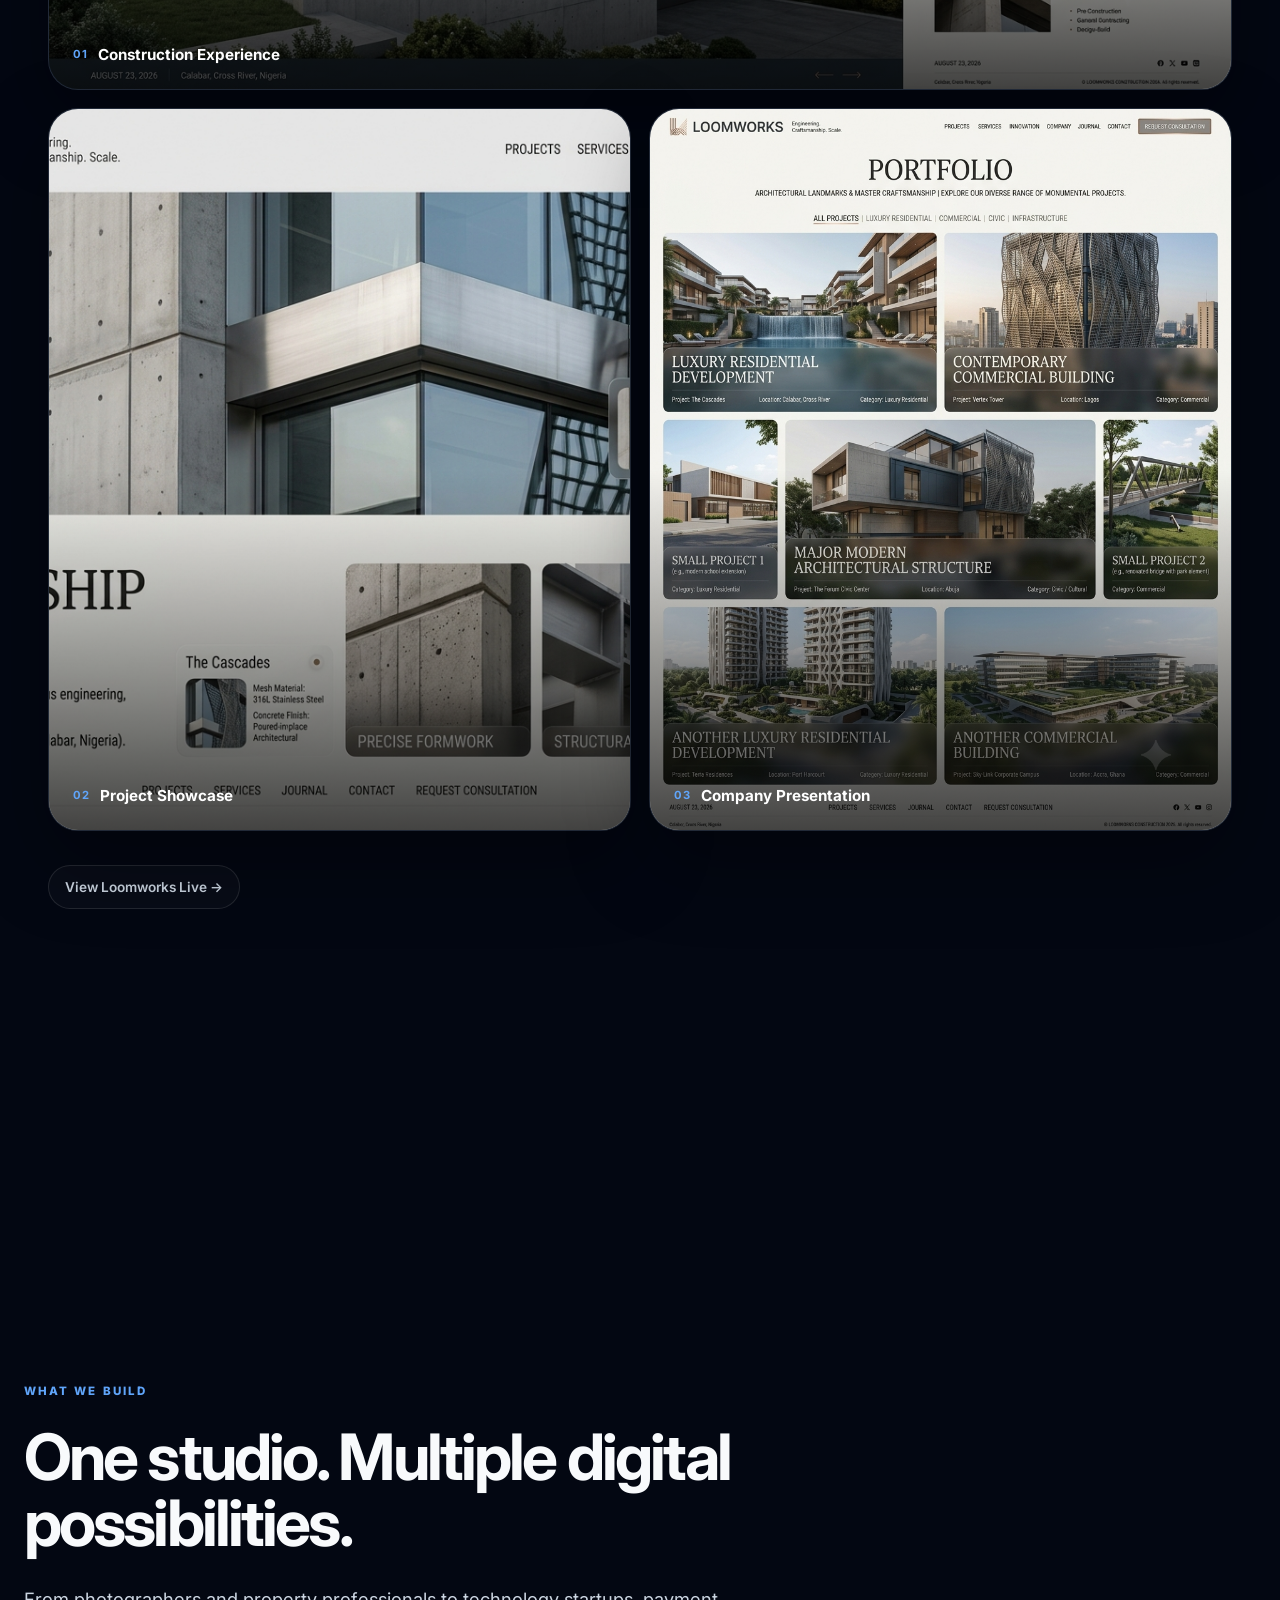
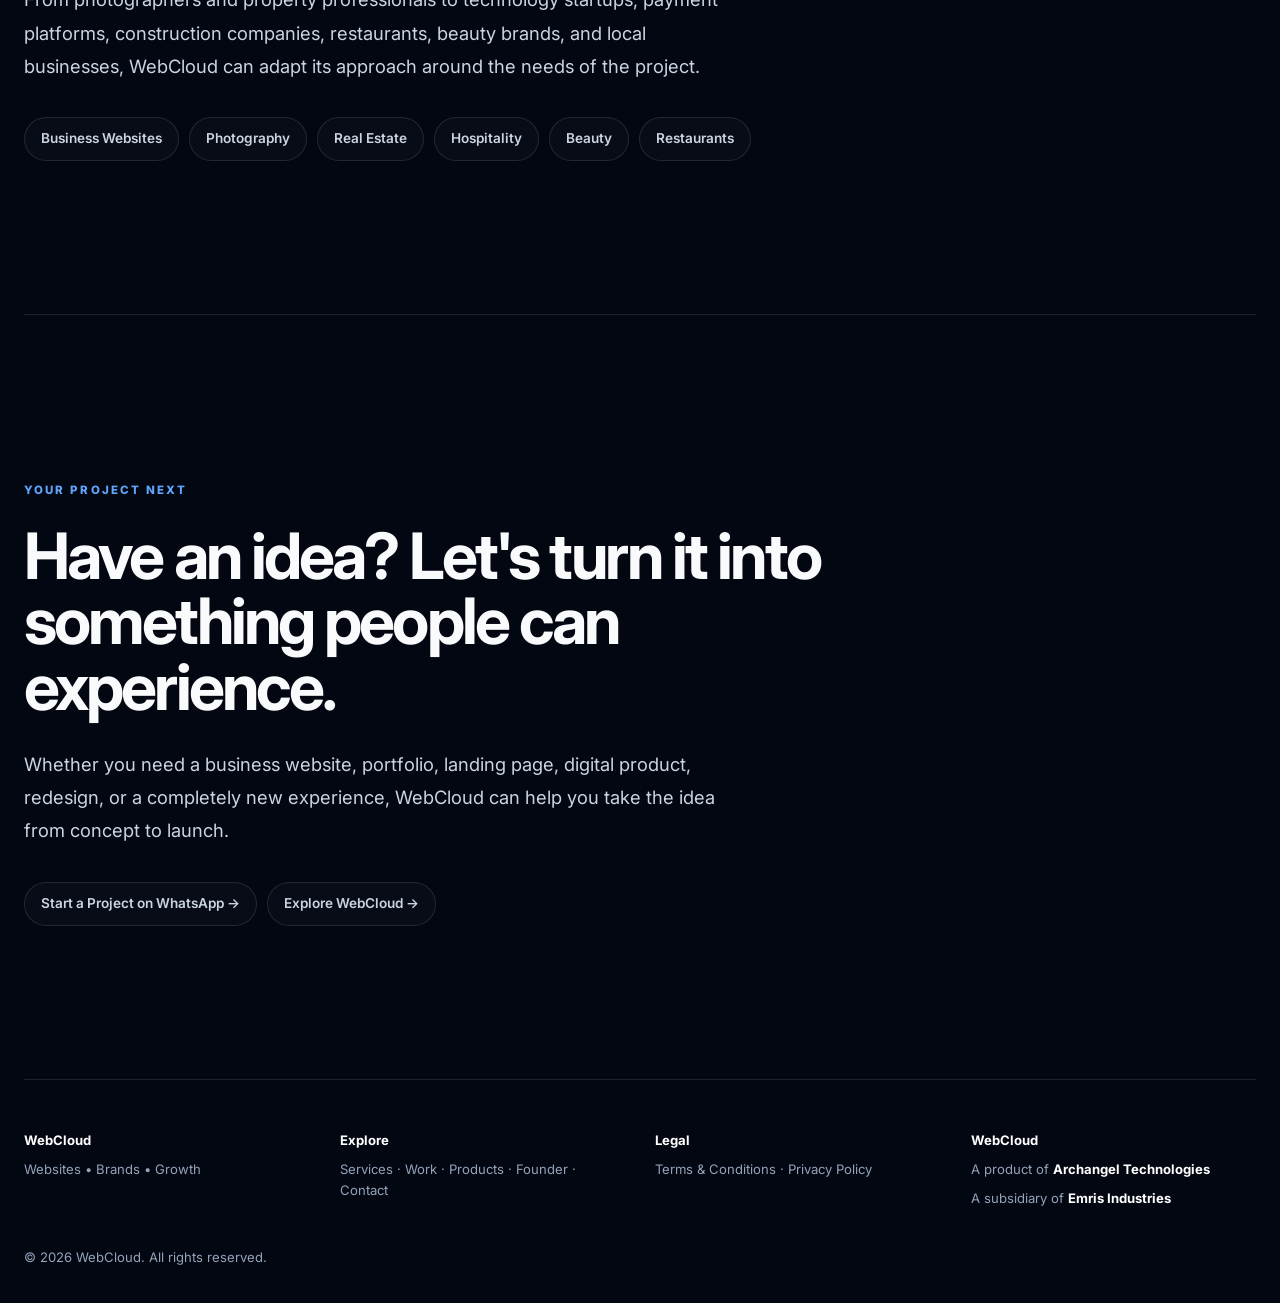
<file: products.html>
<!DOCTYPE html>
<html lang="en">
<head>
  <meta charset="UTF-8">

  <meta
    name="viewport"
    content="width=device-width, initial-scale=1.0"
  >

  <meta
    name="theme-color"
    content="#030712"
  >

  <meta
    name="robots"
    content="index, follow"
  >

  <meta
    name="author"
    content="WebCloud"
  >

  <meta
    name="description"
    content="Explore selected digital products and websites created by WebCloud, including Vera, CampusPay, Archangel Technologies, and Loomworks."
  >

  <!-- Open Graph -->

  <meta
    property="og:type"
    content="website"
  >

  <meta
    property="og:title"
    content="WebCloud — Products & Selected Work"
  >

  <meta
    property="og:description"
    content="Explore selected digital experiences and products created by WebCloud."
  >

  <meta
    property="og:site_name"
    content="WebCloud"
  >

  <meta
    property="og:image"
    content="assets/webcloud-logo.png"
  >

  <!-- Twitter -->

  <meta
    name="twitter:card"
    content="summary_large_image"
  >

  <meta
    name="twitter:title"
    content="WebCloud — Products & Selected Work"
  >

  <meta
    name="twitter:description"
    content="Selected websites, digital products, and experiences created by WebCloud."
  >

  <meta
    name="twitter:image"
    content="assets/webcloud-logo.png"
  >

  <!-- Favicon -->

  <link
    rel="icon"
    type="image/png"
    href="assets/webcloud-logo.png"
  >

  <!-- Fonts -->

  <link
    rel="preconnect"
    href="https://fonts.googleapis.com"
  >

  <link
    rel="preconnect"
    href="https://fonts.gstatic.com"
    crossorigin
  >

  <link
    href="https://fonts.googleapis.com/css2?family=Inter:wght@400;500;600;700;800&display=swap"
    rel="stylesheet"
  >

  <!-- Main stylesheet -->

  <link
    rel="stylesheet"
    href="styles.css"
  >

  <title>
    WebCloud — Products & Selected Work
  </title>

</head>


<body>


  <!-- =====================================================
       HEADER
       ===================================================== -->

  <header class="site-header">

    <a
      class="brand"
      href="index.html"
      aria-label="WebCloud home"
    >

      <img
        src="assets/webcloud-logo.png"
        alt="WebCloud"
        width="180"
        height="48"
      >

    </a>


    <nav
      class="main-nav"
      aria-label="Primary navigation"
    >

      <a href="index.html#services">
        Services
      </a>

      <a href="index.html#work">
        Work
      </a>

      <a href="index.html#about">
        About
      </a>

      <a href="founder.html">
        Founder
      </a>

      <a
        class="nav-cta"
        href="index.html#contact"
      >
        Start a Project
      </a>

    </nav>

  </header>



  <!-- =====================================================
       MAIN
       ===================================================== -->

  <main>


    <!-- ===================================================
         HERO
         =================================================== -->

    <section
      class="hero"
      aria-labelledby="products-title"
    >

      <div
        class="sky-layer sky-layer-back"
        aria-hidden="true"
      ></div>

      <div
        class="sky-layer sky-layer-mid"
        aria-hidden="true"
      ></div>

      <div
        class="sky-layer sky-layer-front"
        aria-hidden="true"
      ></div>

      <div
        class="particle-field"
        aria-hidden="true"
      ></div>


      <div class="hero-content">

        <p class="eyebrow">
          WEBCLOUD · SELECTED WORK
        </p>


        <h1 id="products-title">

          Products
          <br>

          <span>built to be experienced.</span>

        </h1>


        <p class="hero-copy">

          Explore selected websites, digital products, and
          technology experiences created through WebCloud.

          Each project represents a different challenge,
          industry, and approach to digital design.

        </p>


        <div class="hero-actions">

          <a
            class="button button-primary"
            href="#projects"
          >
            Explore Projects
          </a>


          <a
            class="button button-secondary"
            href="index.html#contact"
          >
            Build Something
          </a>

        </div>

      </div>


      <div
        class="scroll-hint"
        aria-hidden="true"
      >

        Explore the work

        <span>
          ↓
        </span>

      </div>

    </section>



    <!-- ===================================================
         INTRODUCTION
         =================================================== -->

    <section
      class="section-placeholder"
      aria-labelledby="intro-title"
    >

      <p>
        THE WEBCLOUD APPROACH
      </p>


      <h2 id="intro-title">

        We don't just build websites.
        We build digital experiences.

      </h2>


      <p class="hero-copy">

        Every project begins with a purpose.

        Some are designed to help a business establish
        credibility. Others are built to simplify a complex
        service, showcase a creative brand, or create an
        entirely new digital product.

      </p>


      <p class="hero-copy">

        The projects below demonstrate the range of
        experiences WebCloud can design and develop.

      </p>

    </section>



    <!-- ===================================================
         PROJECTS
         =================================================== -->

    <section
      id="projects"
      class="portfolio-section"
      aria-labelledby="projects-title"
    >

      <div class="portfolio-heading">

        <p class="eyebrow">
          SELECTED PROJECTS
        </p>


        <h2 id="projects-title">

          A few things we've built.

        </h2>


        <p class="hero-copy">

          Explore the live experiences below and see how
          different ideas can become polished digital products.

        </p>

      </div>



      <!-- =================================================
           PROJECT 01 — VERA
           ================================================= -->

      <article
        class="portfolio-section"
        id="vera"
      >

        <div class="portfolio-heading">

          <p class="eyebrow">
            01 · VERA
          </p>


          <h2>
            A visual-first digital home for photographers.
          </h2>


          <p class="hero-copy">

            Vera is a photography website concept created to
            demonstrate how a photographer can transform a
            collection of images into a premium digital
            experience.

          </p>

        </div>


        <div class="portfolio-grid">

          <figure
            class="portfolio-card portfolio-card-wide"
          >

            <img
              src="assets/vera-preview.png"
              alt="Vera photography website preview"
              width="1600"
              height="900"
              loading="lazy"
              decoding="async"
            >

            <figcaption>

              <span>
                01
              </span>

              Photography Experience

            </figcaption>

          </figure>


          <figure class="portfolio-card">

            <img
              src="assets/vera-mobile.png"
              alt="Vera mobile photography website experience"
              width="900"
              height="1200"
              loading="lazy"
              decoding="async"
            >

            <figcaption>

              <span>
                02
              </span>

              Mobile Experience

            </figcaption>

          </figure>


          <figure class="portfolio-card">

            <img
              src="assets/vera-detail.png"
              alt="Vera photography website detail"
              width="1600"
              height="900"
              loading="lazy"
              decoding="async"
            >

            <figcaption>

              <span>
                03
              </span>

              Visual Storytelling

            </figcaption>

          </figure>

        </div>


        <div class="contact-links">

          <a
            href="https://photography-studio-demo.vercel.app/"
            target="_blank"
            rel="noopener noreferrer"
          >
            View Vera Live →
          </a>


          <a
            href="index.html#photography"
          >
            Photography Website Service →
          </a>

        </div>

      </article>



      <!-- =================================================
           PROJECT 02 — CAMPUSPAY
           ================================================= -->

      <article
        class="portfolio-section"
        id="campuspay"
      >

        <div class="portfolio-heading">

          <p class="eyebrow">
            02 · CAMPUSPAY
          </p>


          <h2>
            Simplifying student payment experiences.
          </h2>


          <p class="hero-copy">

            CampusPay is a student-focused digital payment
            concept designed around simplifying campus
            transactions and creating a more organised
            payment experience.

          </p>

        </div>


        <div class="portfolio-grid">

          <figure
            class="portfolio-card portfolio-card-wide"
          >

            <img
              src="assets/campuspay-preview.png"
              alt="CampusPay digital payment platform preview"
              width="1600"
              height="900"
              loading="lazy"
              decoding="async"
            >

            <figcaption>

              <span>
                01
              </span>

              Platform Experience

            </figcaption>

          </figure>


          <figure class="portfolio-card">

            <img
              src="assets/campuspay-dashboard.png"
              alt="CampusPay dashboard interface"
              width="1200"
              height="1500"
              loading="lazy"
              decoding="async"
            >

            <figcaption>

              <span>
                02
              </span>

              Dashboard

            </figcaption>

          </figure>


          <figure class="portfolio-card">

            <img
              src="assets/campuspay-mobile.png"
              alt="CampusPay mobile interface"
              width="900"
              height="1200"
              loading="lazy"
              decoding="async"
            >

            <figcaption>

              <span>
                03
              </span>

              Mobile Experience

            </figcaption>

          </figure>

        </div>


        <div class="contact-links">

          <a
            href="https://campus-pay-psi.vercel.app/"
            target="_blank"
            rel="noopener noreferrer"
          >
            View CampusPay Live →
          </a>

        </div>

      </article>



      <!-- =================================================
           PROJECT 03 — ARCHANGEL
           ================================================= -->

      <article
        class="portfolio-section"
        id="archangel"
      >

        <div class="portfolio-heading">

          <p class="eyebrow">
            03 · ARCHANGEL TECHNOLOGIES
          </p>


          <h2>
            Technology, presented with purpose.
          </h2>


          <p class="hero-copy">

            Archangel Technologies represents the technology
            side of the ecosystem — focused on digital
            products, software, experimentation, and
            technology-driven solutions.

          </p>

        </div>


        <div class="portfolio-grid">

          <figure
            class="portfolio-card portfolio-card-wide"
          >

            <img
              src="assets/archangel-preview.png"
              alt="Archangel Technologies website preview"
              width="1600"
              height="900"
              loading="lazy"
              decoding="async"
            >

            <figcaption>

              <span>
                01
              </span>

              Technology Platform

            </figcaption>

          </figure>


          <figure class="portfolio-card">

            <img
              src="assets/archangel-interface.png"
              alt="Archangel Technologies interface"
              width="1200"
              height="1500"
              loading="lazy"
              decoding="async"
            >

            <figcaption>

              <span>
                02
              </span>

              Interface

            </figcaption>

          </figure>


          <figure class="portfolio-card">

            <img
              src="assets/archangel-detail.png"
              alt="Archangel Technologies digital experience"
              width="1600"
              height="900"
              loading="lazy"
              decoding="async"
            >

            <figcaption>

              <span>
                03
              </span>

              Digital Ecosystem

            </figcaption>

          </figure>

        </div>


        <div class="contact-links">

          <a
            href="https://archangel-gules.vercel.app/"
            target="_blank"
            rel="noopener noreferrer"
          >
            Visit Archangel Technologies →
          </a>

        </div>

      </article>



      <!-- =================================================
           PROJECT 04 — LOOMWORKS
           ================================================= -->

      <article
        class="portfolio-section"
        id="loomworks"
      >

        <div class="portfolio-heading">

          <p class="eyebrow">
            04 · LOOMWORKS
          </p>


          <h2>
            Construction deserves a stronger digital presence.
          </h2>


          <p class="hero-copy">

            Loomworks is a construction-focused website
            concept designed to present projects,
            capabilities, services, and company credibility
            through a modern digital experience.

          </p>

        </div>


        <div class="portfolio-grid">

          <figure
            class="portfolio-card portfolio-card-wide"
          >

            <img
              src="assets/loomworks-preview.png"
              alt="Loomworks construction website preview"
              width="1600"
              height="900"
              loading="lazy"
              decoding="async"
            >

            <figcaption>

              <span>
                01
              </span>

              Construction Experience

            </figcaption>

          </figure>


          <figure class="portfolio-card">

            <img
              src="assets/loomworks-projects.png"
              alt="Loomworks construction projects section"
              width="1200"
              height="1500"
              loading="lazy"
              decoding="async"
            >

            <figcaption>

              <span>
                02
              </span>

              Project Showcase

            </figcaption>

          </figure>


          <figure class="portfolio-card">

            <img
              src="assets/loomworks-detail.png"
              alt="Loomworks construction website detail"
              width="1600"
              height="900"
              loading="lazy"
              decoding="async"
            >

            <figcaption>

              <span>
                03
              </span>

              Company Presentation

            </figcaption>

          </figure>

        </div>


        <div class="contact-links">

          <a
            href="https://loomwork-landing.vercel.app/"
            target="_blank"
            rel="noopener noreferrer"
          >
            View Loomworks Live →
          </a>

        </div>

      </article>

    </section>



    <!-- ===================================================
         WHAT THESE PROJECTS REPRESENT
         =================================================== -->

    <section
      class="section-placeholder"
      aria-labelledby="capabilities-title"
    >

      <p>
        WHAT WE BUILD
      </p>


      <h2 id="capabilities-title">

        One studio.
        Multiple digital possibilities.

      </h2>


      <p class="hero-copy">

        From photographers and property professionals to
        technology startups, payment platforms, construction
        companies, restaurants, beauty brands, and local
        businesses, WebCloud can adapt its approach around the
        needs of the project.

      </p>


      <div class="contact-links">

        <a href="index.html#services">
          Business Websites
        </a>

        <a href="index.html#photography">
          Photography
        </a>

        <a href="index.html#real-estate">
          Real Estate
        </a>

        <a href="index.html#hospitality">
          Hospitality
        </a>

        <a href="index.html#beauty">
          Beauty
        </a>

        <a href="index.html#restaurant">
          Restaurants
        </a>

      </div>

    </section>



    <!-- ===================================================
         CTA
         =================================================== -->

    <section
      class="section-placeholder contact-placeholder"
      aria-labelledby="cta-title"
    >

      <p>
        YOUR PROJECT NEXT
      </p>


      <h2 id="cta-title">

        Have an idea?

        Let's turn it into something people can experience.

      </h2>


      <p class="hero-copy">

        Whether you need a business website, portfolio,
        landing page, digital product, redesign, or a
        completely new experience, WebCloud can help you
        take the idea from concept to launch.

      </p>


      <div class="contact-links">

        <a
          href="https://wa.me/2348169502325"
          target="_blank"
          rel="noopener noreferrer"
        >
          Start a Project on WhatsApp →
        </a>


        <a href="index.html#contact">
          Explore WebCloud →
        </a>

      </div>

    </section>

  </main>



  <!-- =====================================================
       FOOTER
       ===================================================== -->

  <footer class="site-footer">


    <div>

      <strong>
        WebCloud
      </strong>

      <p>
        Websites • Brands • Growth
      </p>

    </div>



    <div>

      <strong>
        Explore
      </strong>

      <p>

        <a href="index.html#services">
          Services
        </a>

        ·

        <a href="index.html#work">
          Work
        </a>

        ·

        <a href="products.html">
          Products
        </a>

        ·

        <a href="founder.html">
          Founder
        </a>

        ·

        <a href="index.html#contact">
          Contact
        </a>

      </p>

    </div>



    <div>

      <strong>
        Legal
      </strong>

      <p>

        <a href="terms.html">
          Terms &amp; Conditions
        </a>

        ·

        <a href="privacy.html">
          Privacy Policy
        </a>

      </p>

    </div>



    <div>

      <strong>
        WebCloud
      </strong>


      <p>

        A product of

        <a
          href="https://archangel-gules.vercel.app/"
          target="_blank"
          rel="noopener noreferrer"
        >
          <strong>
            Archangel Technologies
          </strong>
        </a>

      </p>


      <p>

        A subsidiary of

        <strong>
          Emris Industries
        </strong>

      </p>

    </div>



    <div>

      <p>

        © 2026 WebCloud.

        All rights reserved.

      </p>

    </div>


  </footer>



  <!-- =====================================================
       JAVASCRIPT
       ===================================================== -->

  <script src="script.js"></script>


</body>

  </html>
</file>
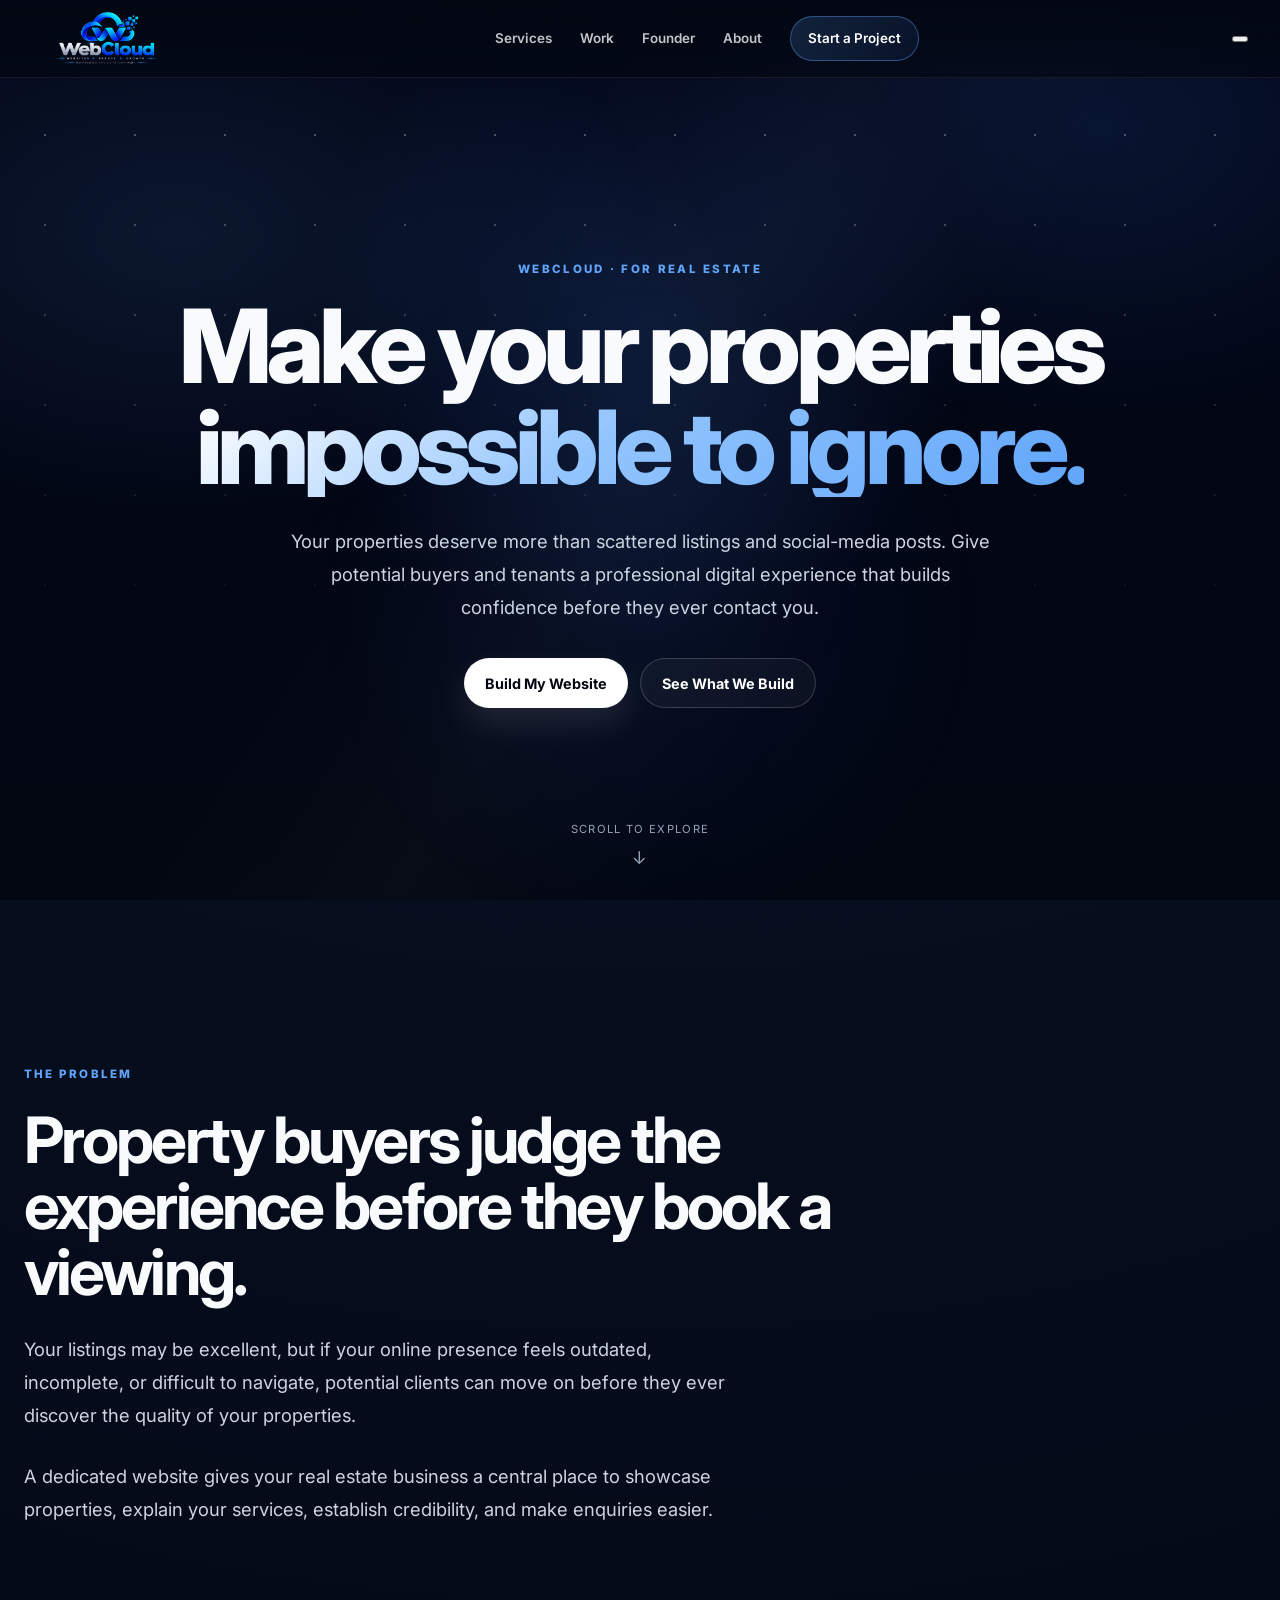
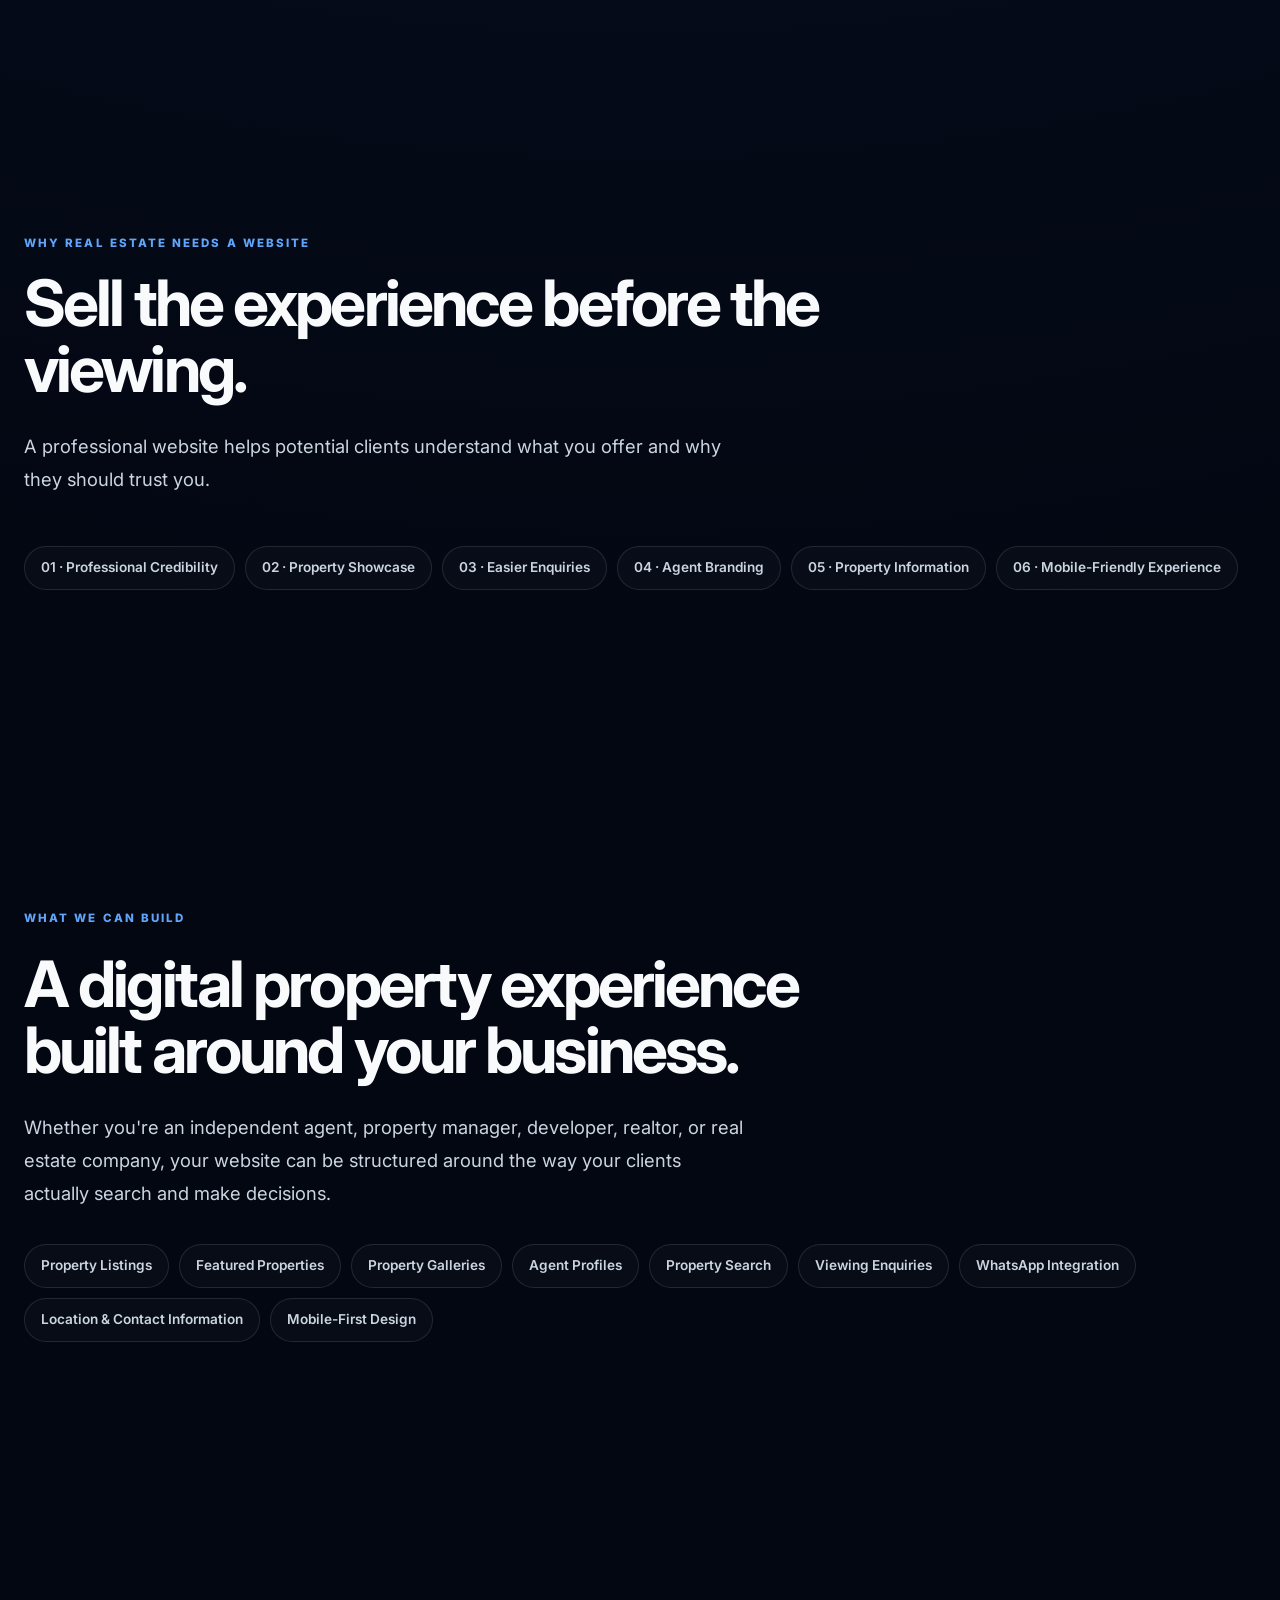
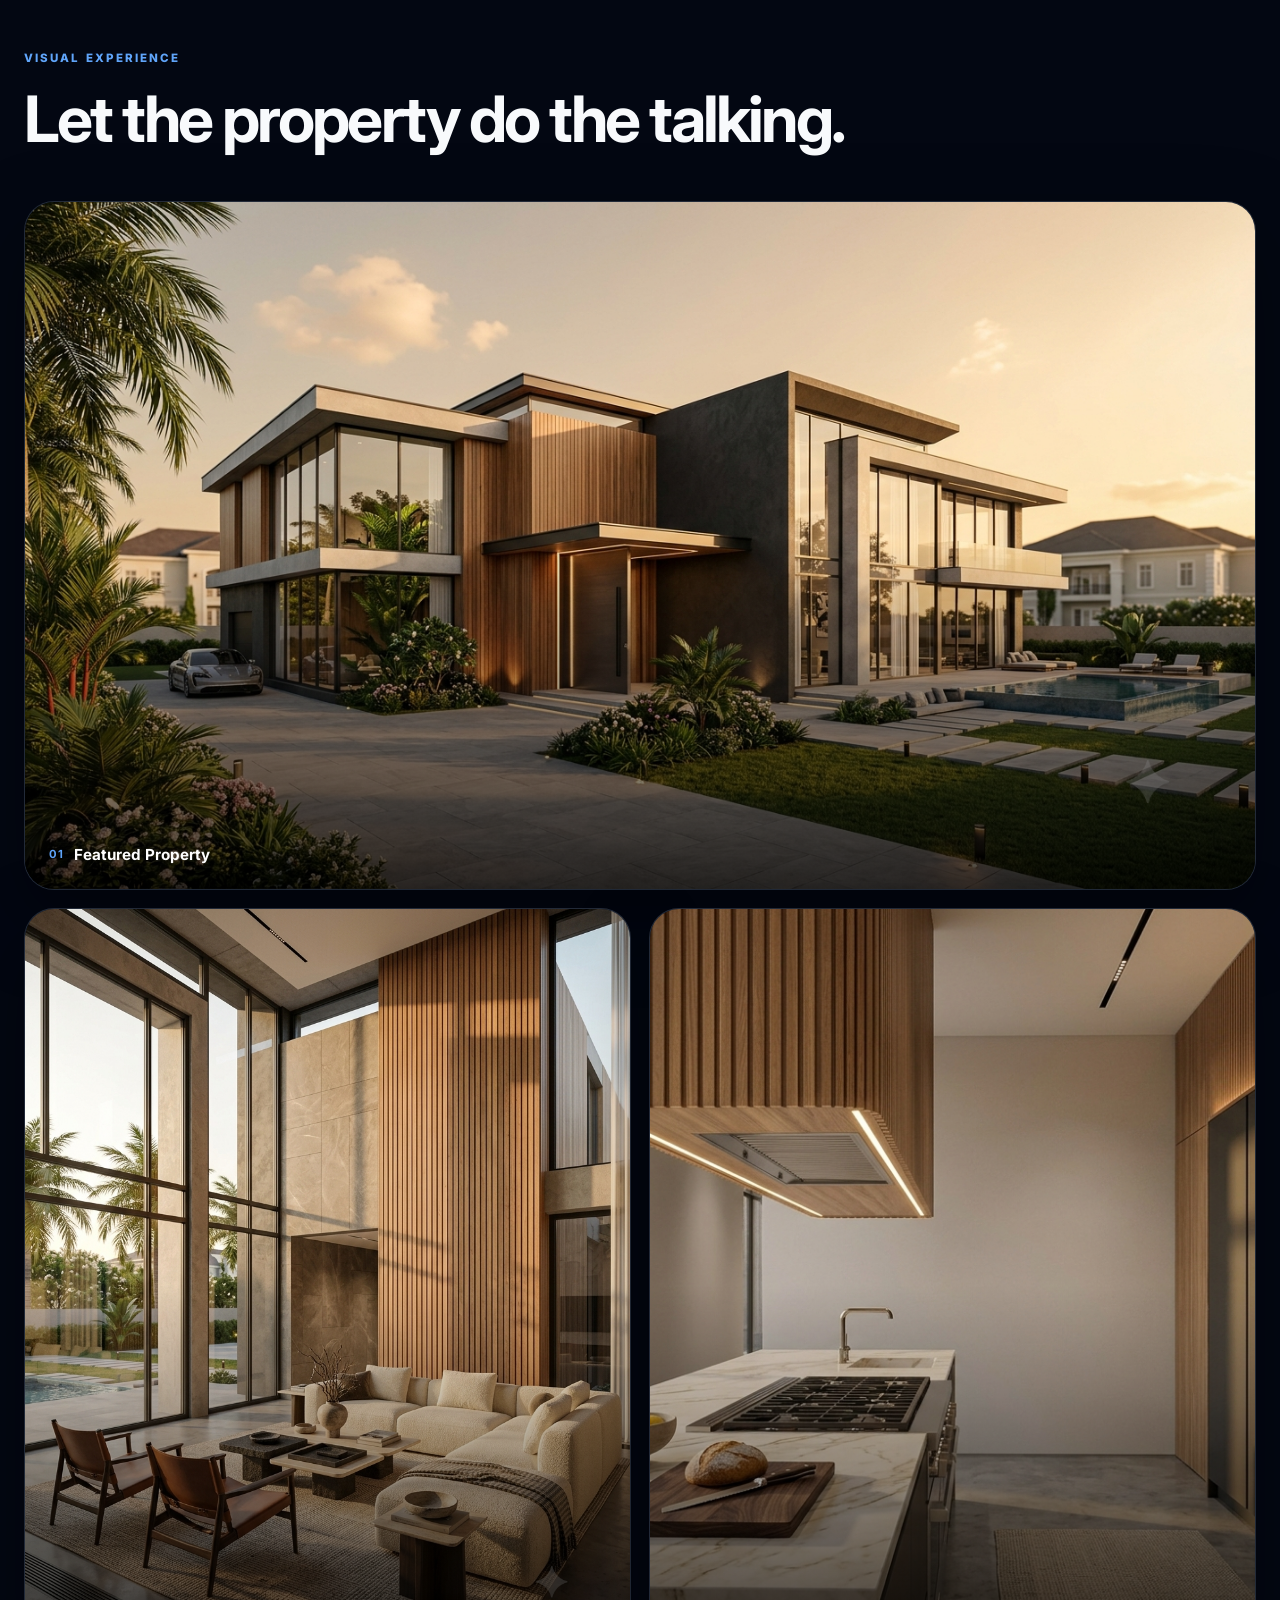
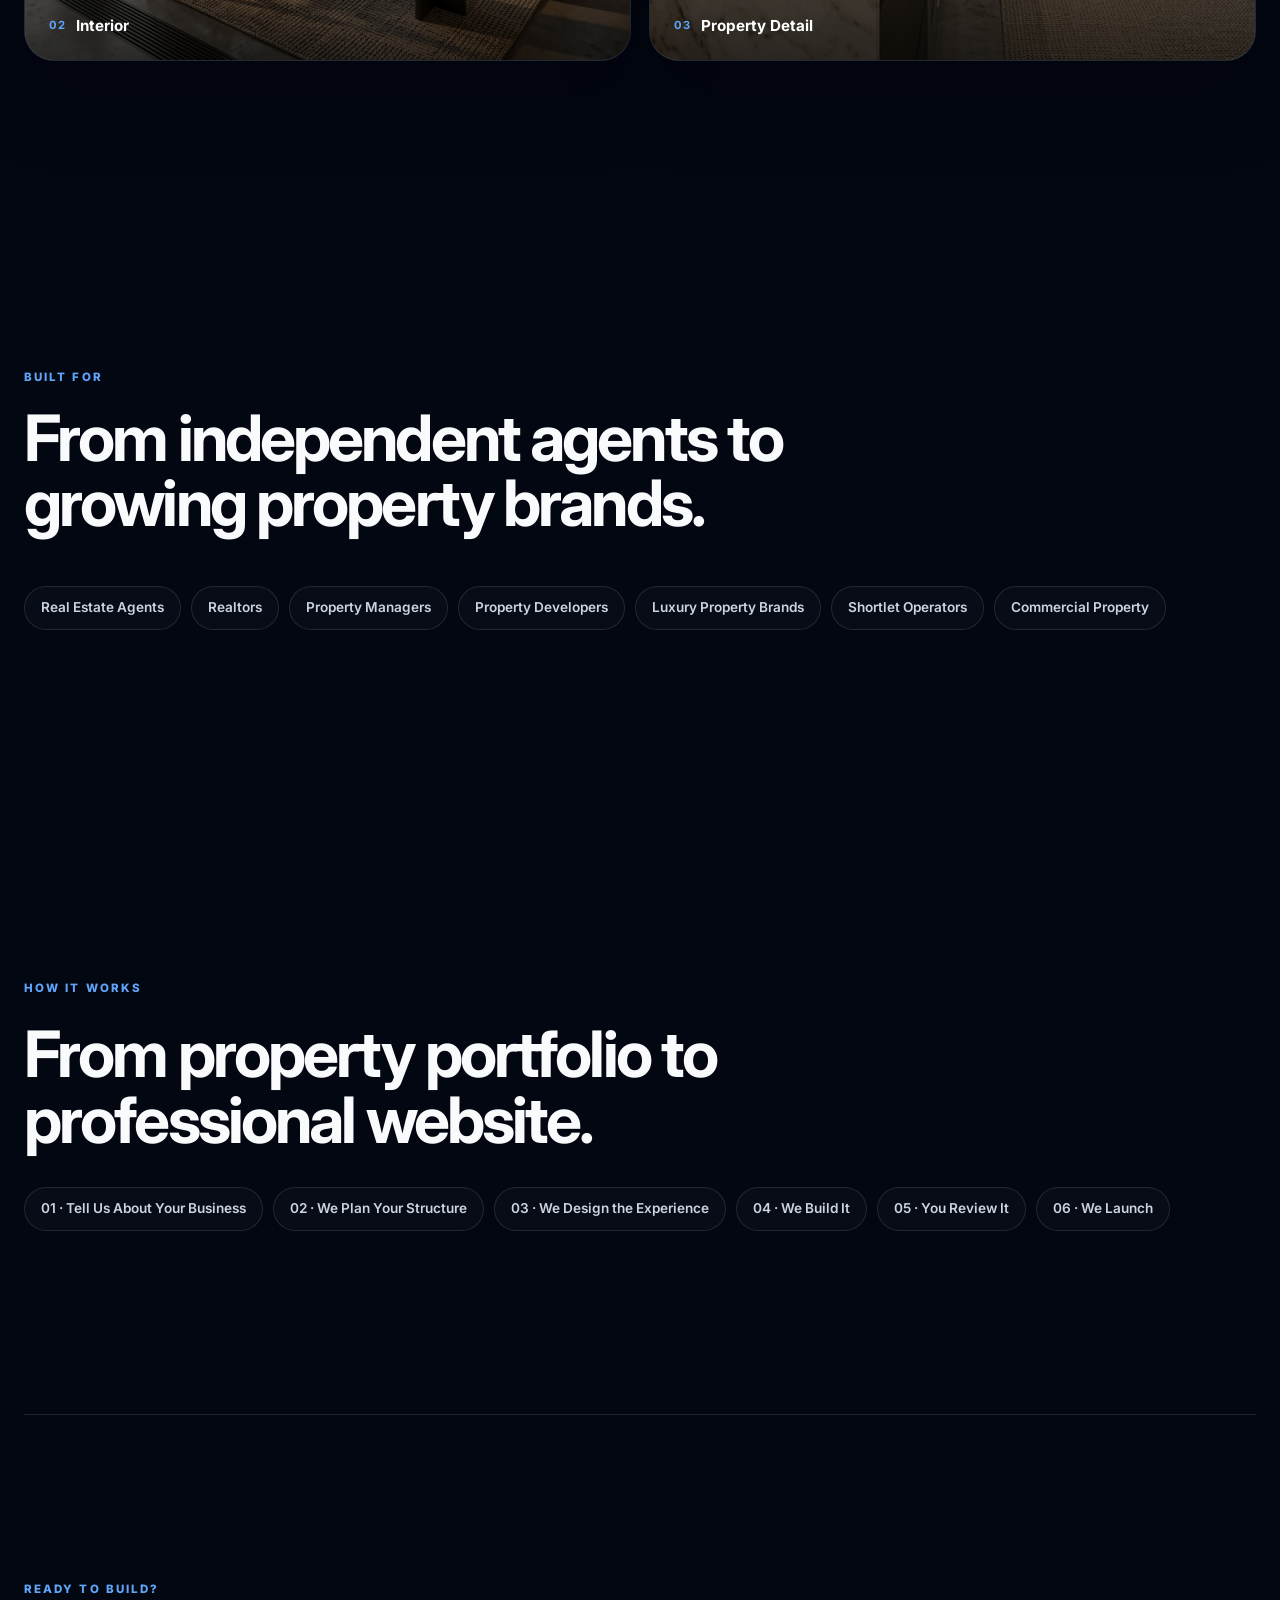
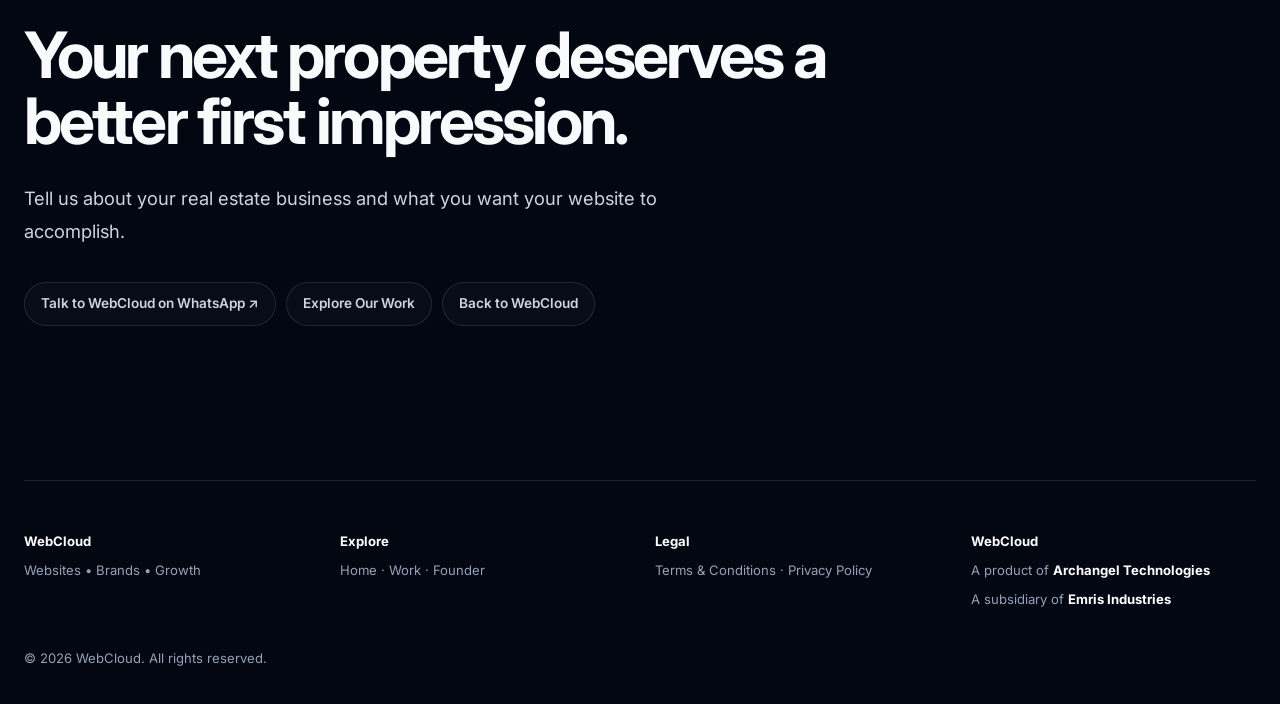
<file: real-estate.html>
<!DOCTYPE html>
<html lang="en">
<head>
  <meta charset="UTF-8">

  <meta name="viewport" content="width=device-width, initial-scale=1.0">

  <meta name="theme-color" content="#030712">
  <meta name="robots" content="index, follow">
  <meta name="author" content="WebCloud">

  <meta
    name="description"
    content="Premium real estate websites by WebCloud. Showcase properties, build trust, generate enquiries, and give your real estate business a professional digital presence."
  >

  <meta property="og:type" content="website">
  <meta property="og:title" content="Websites for Real Estate Professionals — WebCloud">
  <meta
    property="og:description"
    content="Turn property listings into a professional digital experience designed to build trust and generate enquiries."
  >
  <meta property="og:site_name" content="WebCloud">
  <meta property="og:image" content="assets/real-estate-hero.png">

  <link rel="icon" type="image/png" href="assets/webcloud-logo.png">

  <link rel="preconnect" href="https://fonts.googleapis.com">
  <link rel="preconnect" href="https://fonts.gstatic.com" crossorigin>

  <link
    href="https://fonts.googleapis.com/css2?family=Inter:wght@400;500;600;700;800&display=swap"
    rel="stylesheet"
  >

  <link rel="stylesheet" href="styles.css">

  <title>Websites for Real Estate Professionals — WebCloud</title>
</head>

<body>

<header class="site-header">

  <a class="brand" href="index.html" aria-label="WebCloud home">
    <img
      src="assets/webcloud-logo.png"
      alt="WebCloud"
      width="180"
      height="48"
    >
  </a>

  <nav class="main-nav" aria-label="Primary navigation">

    <a href="index.html#services">Services</a>
    <a href="products.html">Work</a>
    <a href="founder.html">Founder</a>
    <a href="index.html#about">About</a>

    <a class="nav-cta" href="#contact">
      Start a Project
    </a>

  </nav>

  <button
    class="menu-toggle"
    type="button"
    aria-label="Open navigation menu"
    aria-expanded="false"
  >
    <span></span>
    <span></span>
    <span></span>
  </button>

</header>


<main>

  <!-- HERO -->

  <section class="hero" aria-labelledby="hero-title">

    <div class="sky-layer sky-layer-back" aria-hidden="true"></div>
    <div class="sky-layer sky-layer-mid" aria-hidden="true"></div>
    <div class="sky-layer sky-layer-front" aria-hidden="true"></div>
    <div class="particle-field" aria-hidden="true"></div>

    <div class="hero-content">

      <p class="eyebrow">
        WEBCLOUD · FOR REAL ESTATE
      </p>

      <h1 id="hero-title">
        Make your properties
        <br>
        <span>impossible to ignore.</span>
      </h1>

      <p class="hero-copy">
        Your properties deserve more than scattered listings
        and social-media posts. Give potential buyers and
        tenants a professional digital experience that builds
        confidence before they ever contact you.
      </p>

      <div class="hero-actions">

        <a
          class="button button-primary"
          href="#contact"
        >
          Build My Website
        </a>

        <a
          class="button button-secondary"
          href="#what-we-build"
        >
          See What We Build
        </a>

      </div>

    </div>

    <div class="scroll-hint" aria-hidden="true">
      Scroll to explore
      <span>↓</span>
    </div>

  </section>


  <!-- PROBLEM -->

  <section class="section-placeholder" aria-labelledby="problem-title">

    <p>THE PROBLEM</p>

    <h2 id="problem-title">
      Property buyers judge the experience before they book a viewing.
    </h2>

    <p class="hero-copy">
      Your listings may be excellent, but if your online presence
      feels outdated, incomplete, or difficult to navigate, potential
      clients can move on before they ever discover the quality
      of your properties.
    </p>

    <p class="hero-copy">
      A dedicated website gives your real estate business a central
      place to showcase properties, explain your services, establish
      credibility, and make enquiries easier.
    </p>

  </section>


  <!-- BENEFITS -->

  <section class="portfolio-section" aria-labelledby="benefits-title">

    <div class="portfolio-heading">

      <p class="eyebrow">
        WHY REAL ESTATE NEEDS A WEBSITE
      </p>

      <h2 id="benefits-title">
        Sell the experience before the viewing.
      </h2>

      <p class="hero-copy">
        A professional website helps potential clients understand
        what you offer and why they should trust you.
      </p>

    </div>

    <div class="contact-links">

      <a href="#contact">01 · Professional Credibility</a>
      <a href="#contact">02 · Property Showcase</a>
      <a href="#contact">03 · Easier Enquiries</a>
      <a href="#contact">04 · Agent Branding</a>
      <a href="#contact">05 · Property Information</a>
      <a href="#contact">06 · Mobile-Friendly Experience</a>

    </div>

  </section>


  <!-- WHAT WE BUILD -->

  <section
    id="what-we-build"
    class="section-placeholder"
    aria-labelledby="build-title"
  >

    <p>WHAT WE CAN BUILD</p>

    <h2 id="build-title">
      A digital property experience built around your business.
    </h2>

    <p class="hero-copy">
      Whether you're an independent agent, property manager,
      developer, realtor, or real estate company, your website
      can be structured around the way your clients actually
      search and make decisions.
    </p>

    <div class="contact-links">

      <a href="#contact">Property Listings</a>
      <a href="#contact">Featured Properties</a>
      <a href="#contact">Property Galleries</a>
      <a href="#contact">Agent Profiles</a>
      <a href="#contact">Property Search</a>
      <a href="#contact">Viewing Enquiries</a>
      <a href="#contact">WhatsApp Integration</a>
      <a href="#contact">Location &amp; Contact Information</a>
      <a href="#contact">Mobile-First Design</a>

    </div>

  </section>


  <!-- VISUAL -->

  <section class="portfolio-section" aria-labelledby="visual-title">

    <div class="portfolio-heading">

      <p class="eyebrow">
        VISUAL EXPERIENCE
      </p>

      <h2 id="visual-title">
        Let the property do the talking.
      </h2>

    </div>

    <div class="portfolio-grid">

      <figure class="portfolio-card portfolio-card-wide">

        <img
          src="assets/real-estate-hero.png"
          alt="Luxury real estate website concept"
          width="1600"
          height="900"
          loading="lazy"
          decoding="async"
        >

        <figcaption>
          <span>01</span>
          Featured Property
        </figcaption>

      </figure>

      <figure class="portfolio-card">

        <img
          src="assets/real-estate-interior.png"
          alt="Luxury property interior"
          width="1200"
          height="1500"
          loading="lazy"
          decoding="async"
        >

        <figcaption>
          <span>02</span>
          Interior
        </figcaption>

      </figure>

      <figure class="portfolio-card">

        <img
          src="assets/real-estate-detail.png"
          alt="Premium contemporary property"
          width="1600"
          height="900"
          loading="lazy"
          decoding="async"
        >

        <figcaption>
          <span>03</span>
          Property Detail
        </figcaption>

      </figure>

    </div>

  </section>


  <!-- WHO -->

  <section class="portfolio-section" aria-labelledby="audience-title">

    <div class="portfolio-heading">

      <p class="eyebrow">BUILT FOR</p>

      <h2 id="audience-title">
        From independent agents to growing property brands.
      </h2>

    </div>

    <div class="contact-links">

      <a href="#contact">Real Estate Agents</a>
      <a href="#contact">Realtors</a>
      <a href="#contact">Property Managers</a>
      <a href="#contact">Property Developers</a>
      <a href="#contact">Luxury Property Brands</a>
      <a href="#contact">Shortlet Operators</a>
      <a href="#contact">Commercial Property</a>

    </div>

  </section>


  <!-- PROCESS -->

  <section class="section-placeholder" aria-labelledby="process-title">

    <p>HOW IT WORKS</p>

    <h2 id="process-title">
      From property portfolio to professional website.
    </h2>

    <div class="contact-links">

      <a href="#contact">01 · Tell Us About Your Business</a>
      <a href="#contact">02 · We Plan Your Structure</a>
      <a href="#contact">03 · We Design the Experience</a>
      <a href="#contact">04 · We Build It</a>
      <a href="#contact">05 · You Review It</a>
      <a href="#contact">06 · We Launch</a>

    </div>

  </section>


  <!-- CTA -->

  <section
    id="contact"
    class="section-placeholder contact-placeholder"
    aria-labelledby="contact-title"
  >

    <p>READY TO BUILD?</p>

    <h2 id="contact-title">
      Your next property deserves a better first impression.
    </h2>

    <p class="hero-copy">
      Tell us about your real estate business and what you want
      your website to accomplish.
    </p>

    <div class="contact-links">

      <a
        href="https://wa.me/2348169502325?text=Hello%20WebCloud%2C%20I'm%20in%20real%20estate%20and%20I'd%20like%20to%20discuss%20building%20a%20website."
        target="_blank"
        rel="noopener noreferrer"
      >
        Talk to WebCloud on WhatsApp ↗
      </a>

      <a href="products.html">
        Explore Our Work
      </a>

      <a href="index.html">
        Back to WebCloud
      </a>

    </div>

  </section>

</main>


<footer class="site-footer">

  <div>
    <strong>WebCloud</strong>
    <p>Websites • Brands • Growth</p>
  </div>

  <div>
    <strong>Explore</strong>
    <p>
      <a href="index.html">Home</a> ·
      <a href="products.html">Work</a> ·
      <a href="founder.html">Founder</a>
    </p>
  </div>

  <div>
    <strong>Legal</strong>
    <p>
      <a href="terms.html">Terms &amp; Conditions</a> ·
      <a href="privacy.html">Privacy Policy</a>
    </p>
  </div>

  <div>
    <strong>WebCloud</strong>
    <p>
      A product of
      <strong>Archangel Technologies</strong>
    </p>
    <p>
      A subsidiary of
      <strong>Emris Industries</strong>
    </p>
  </div>

  <div>
    <p>© 2026 WebCloud. All rights reserved.</p>
  </div>

</footer>


<script src="script.js"></script>

</body>
</html>
</file>
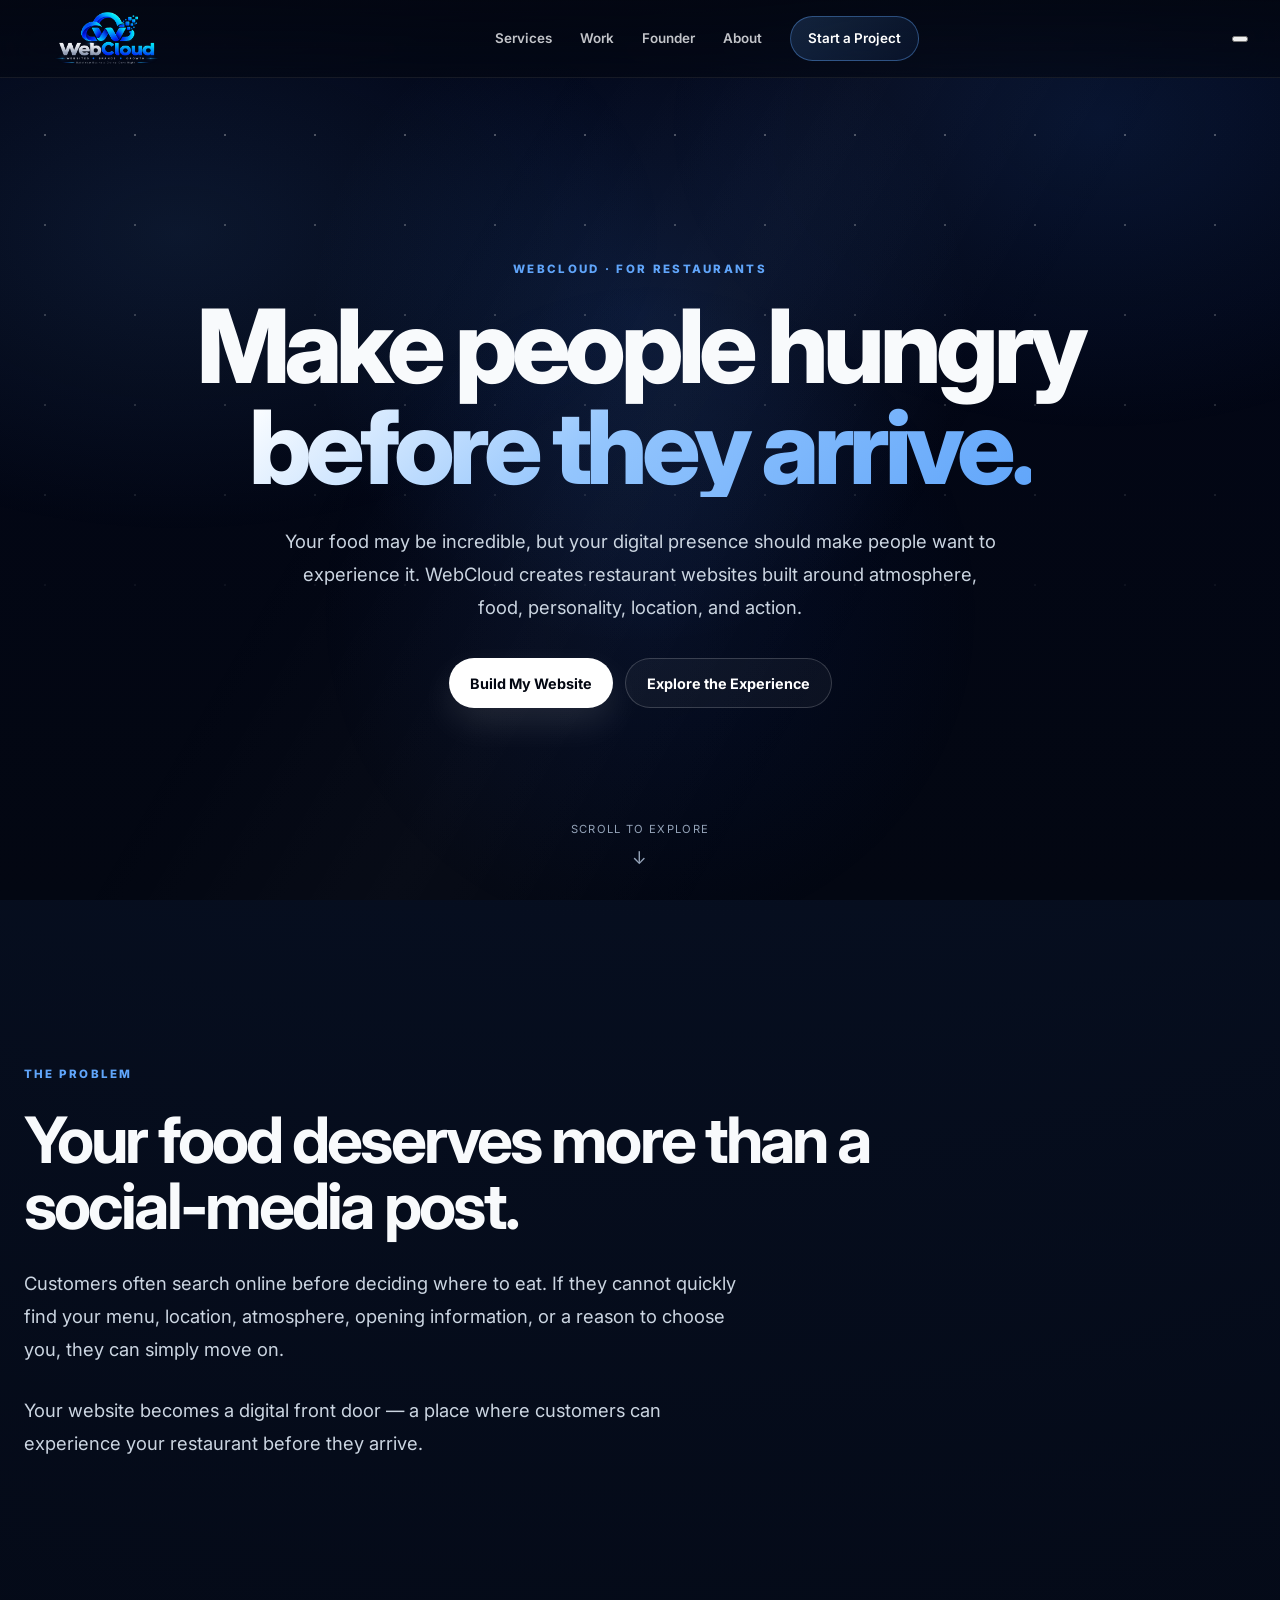
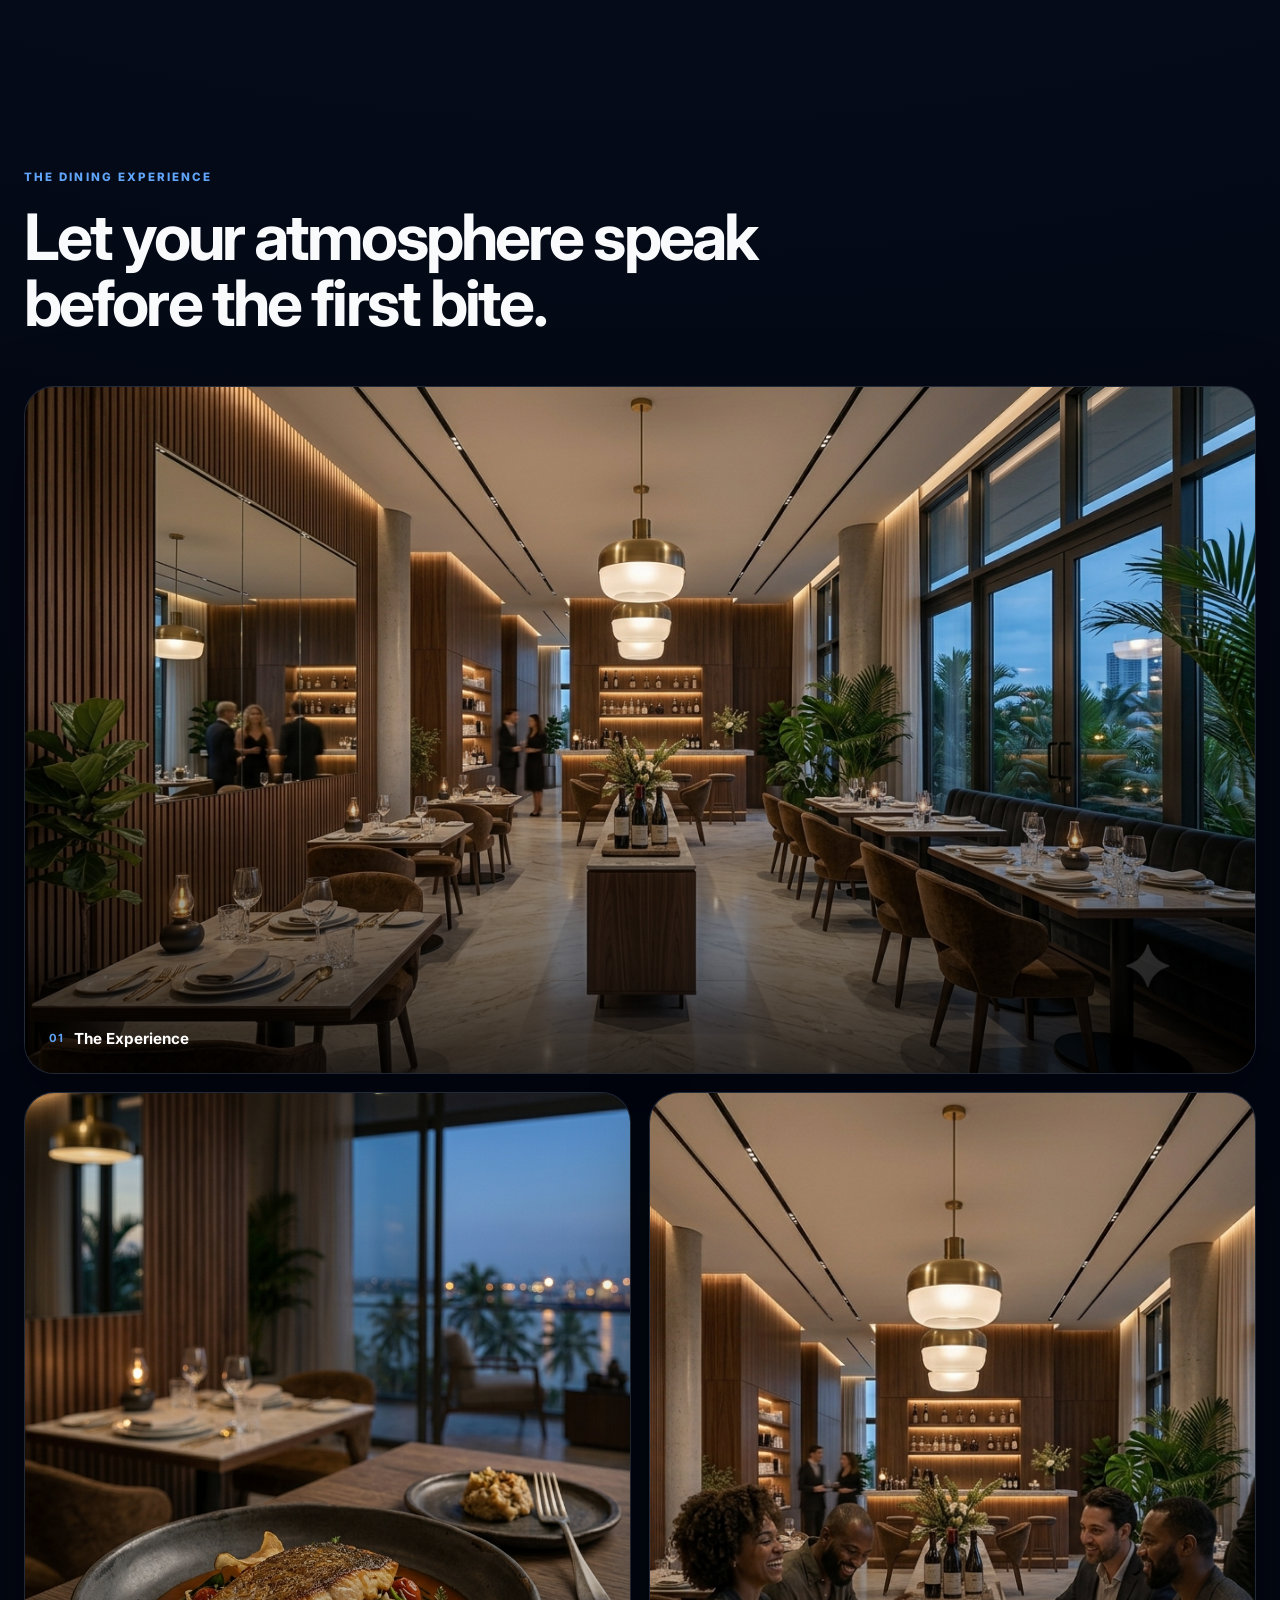
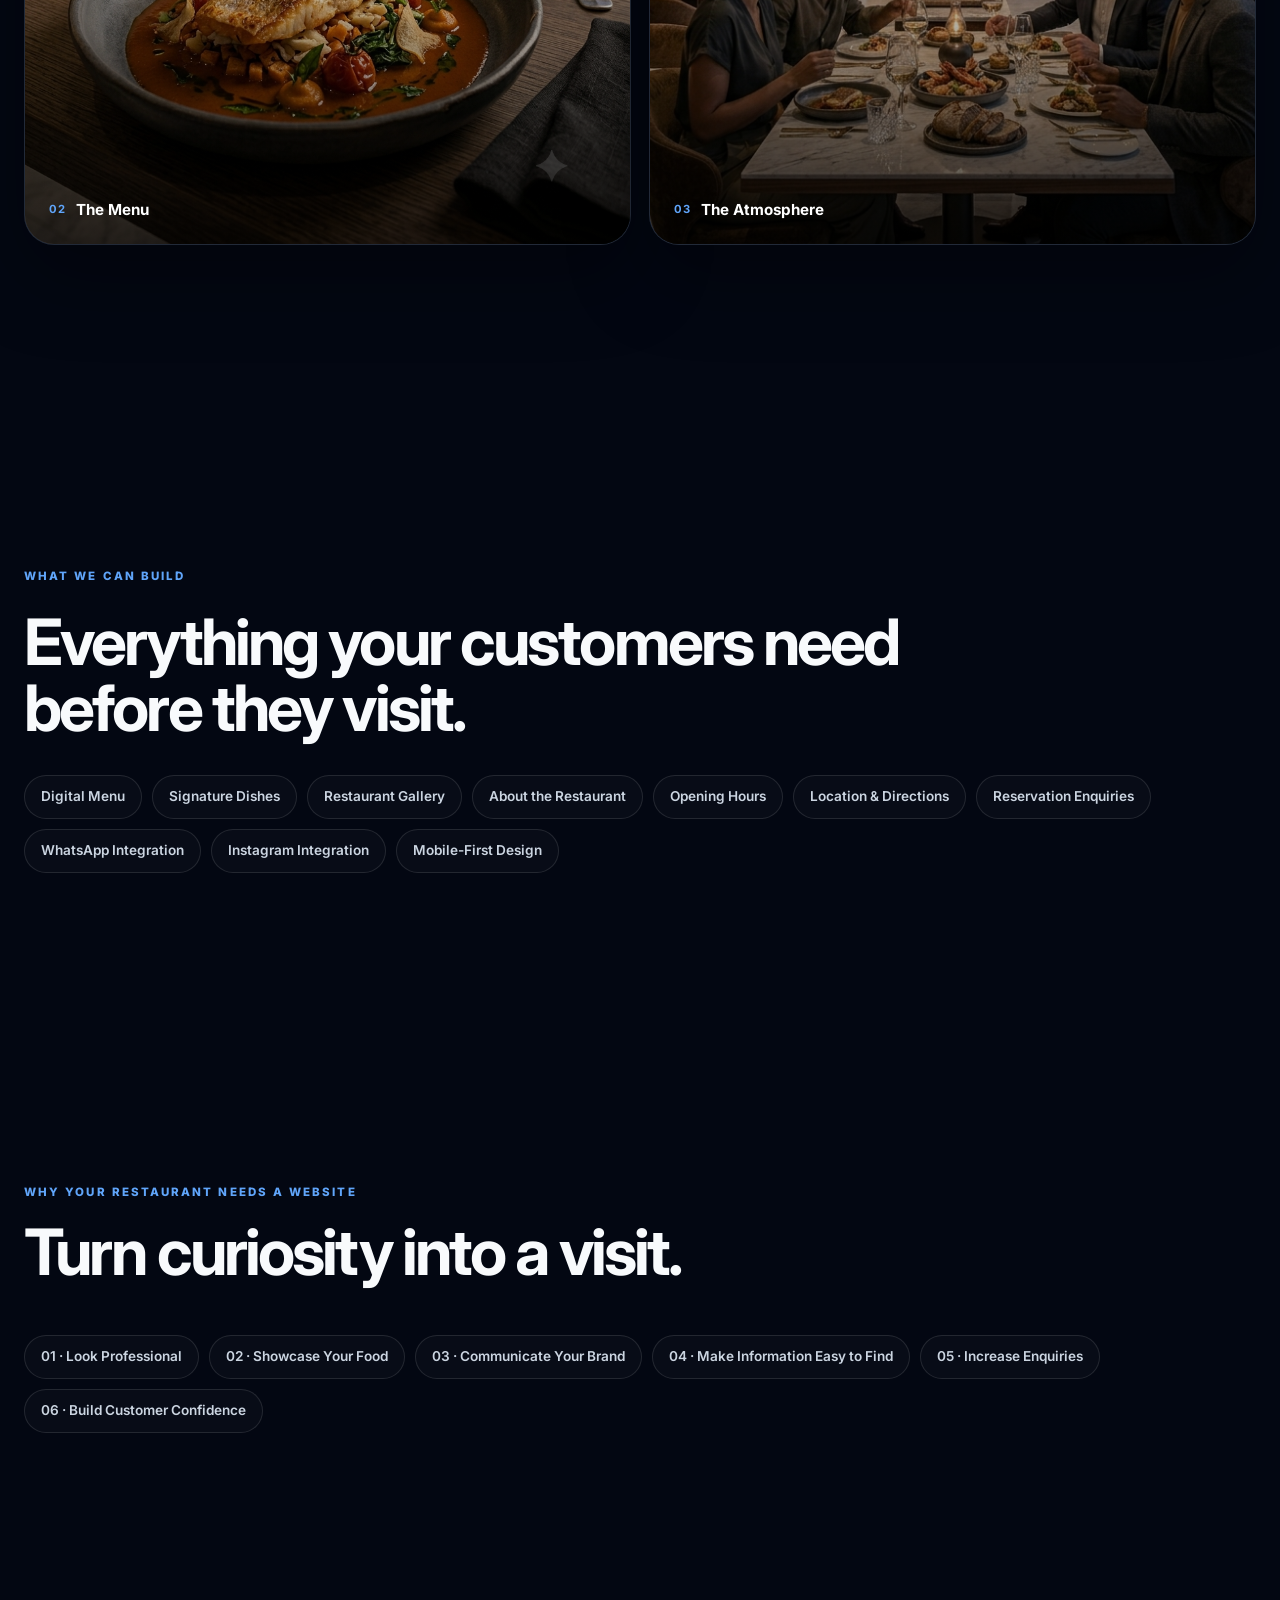
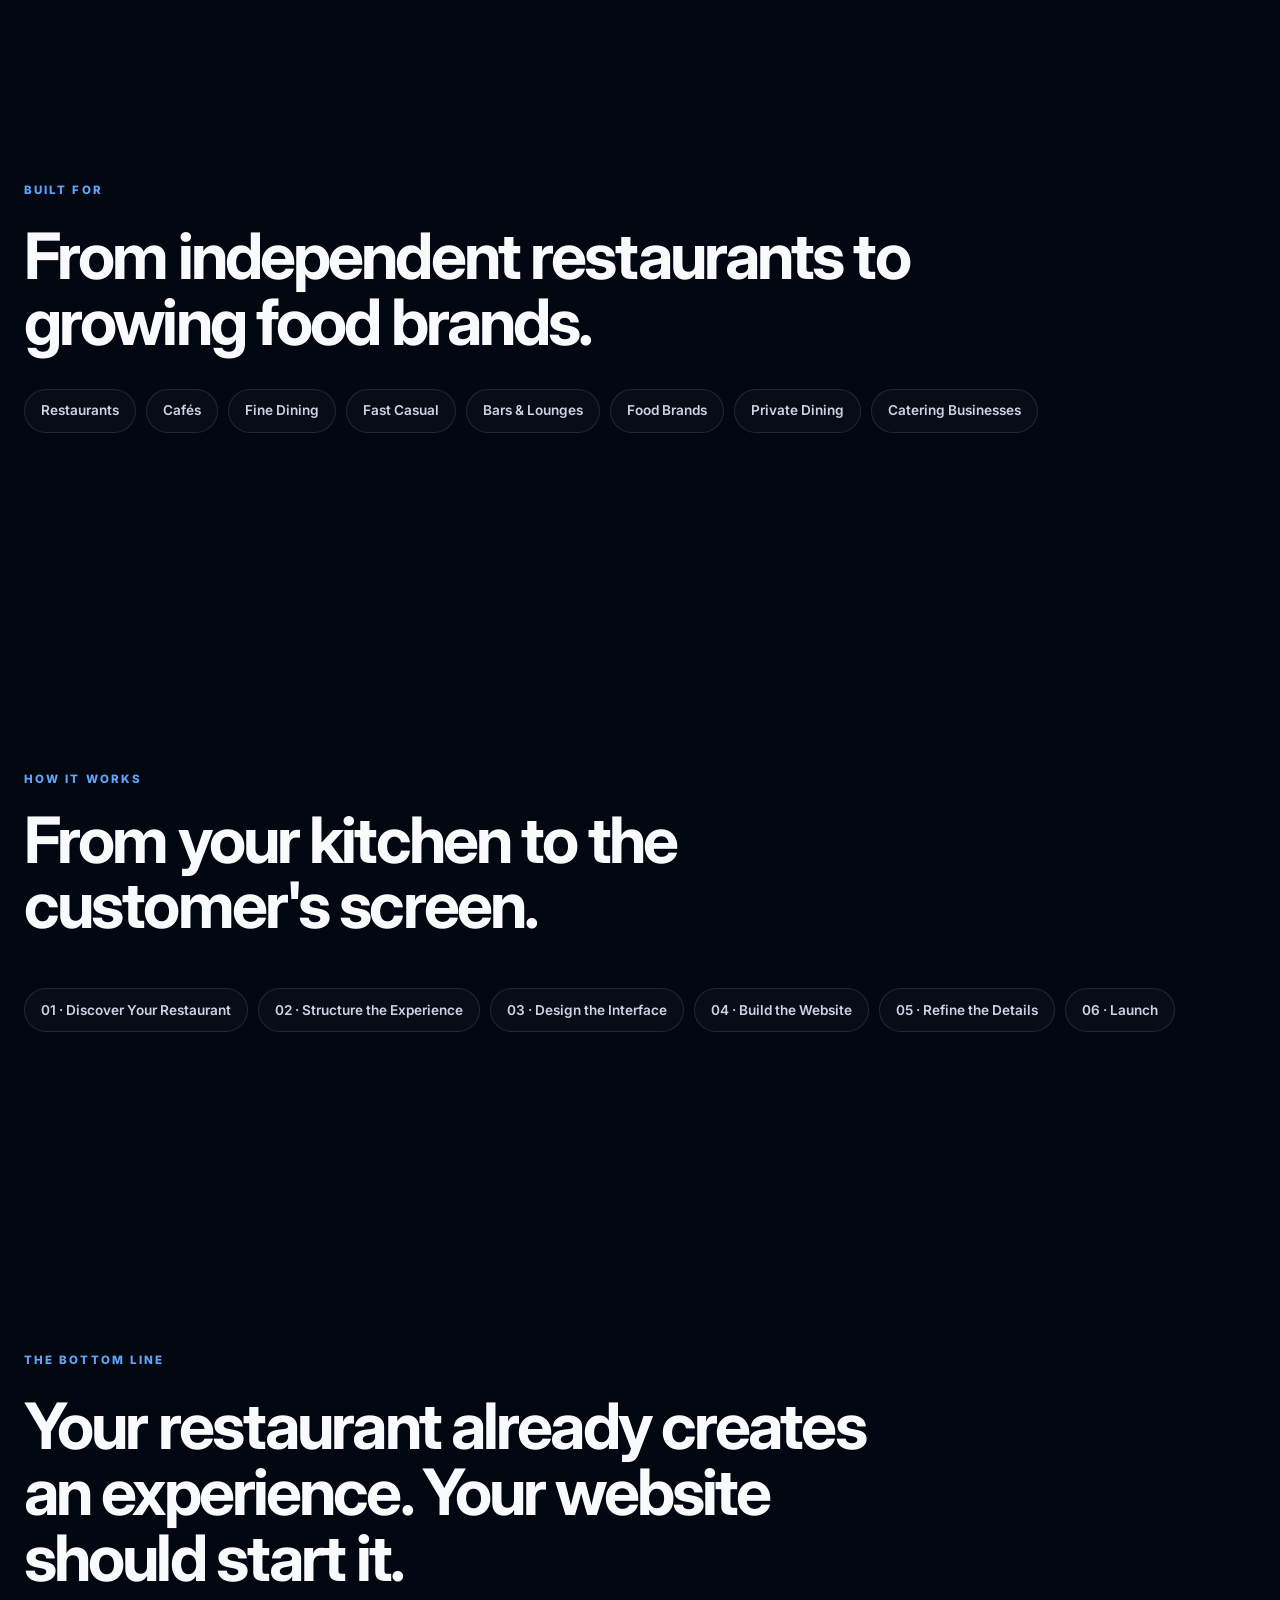
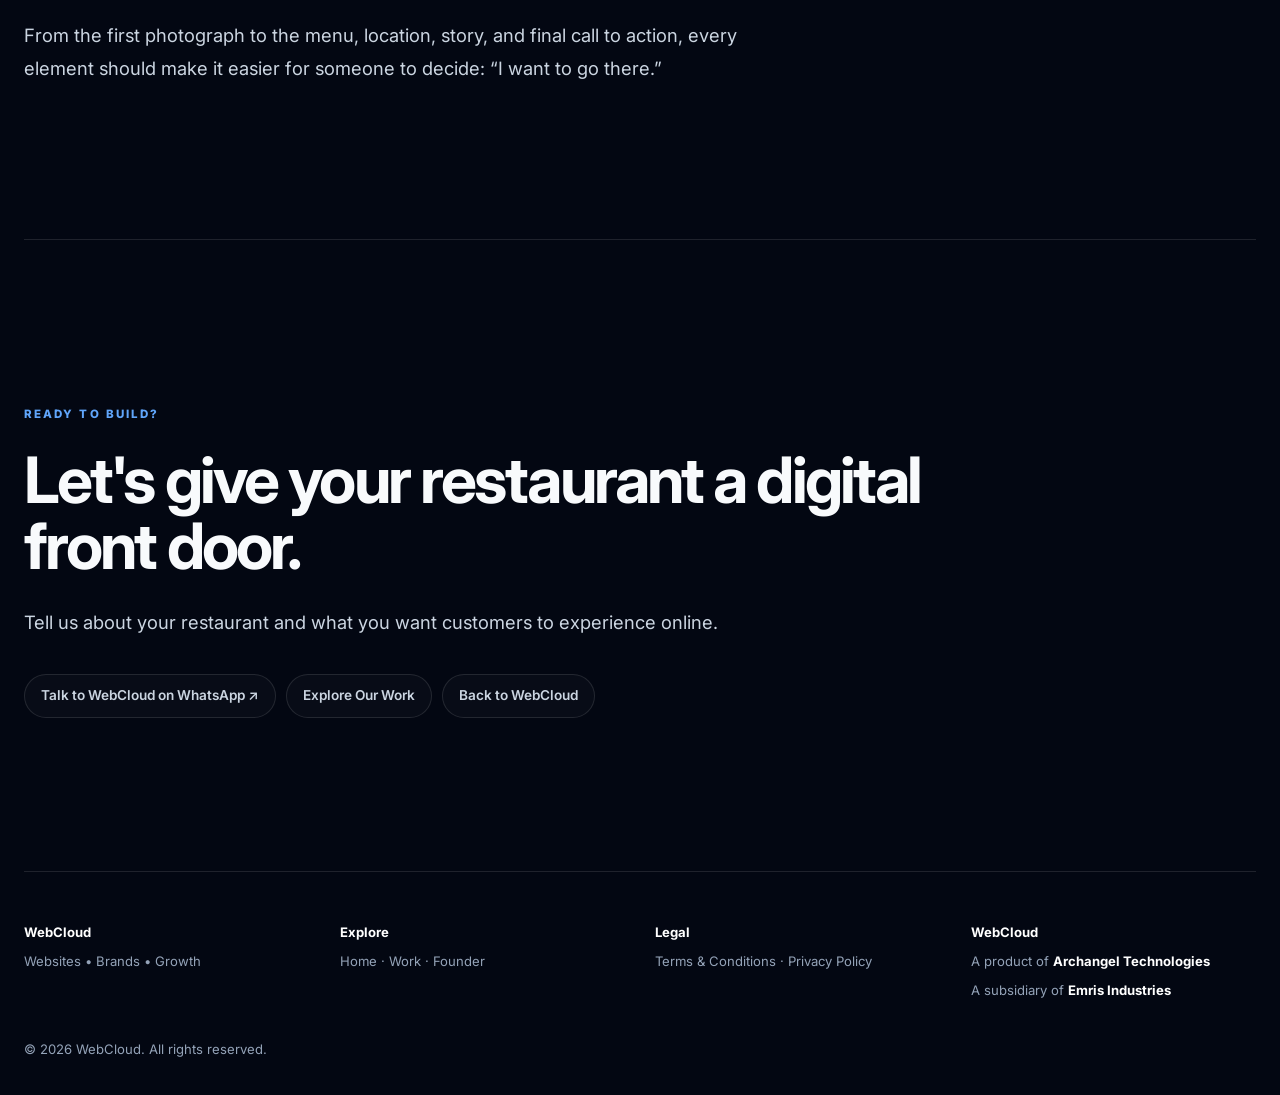
<file: restaurant.html>
<!DOCTYPE html>
<html lang="en">
<head>
  <meta charset="UTF-8">

  <meta name="viewport" content="width=device-width, initial-scale=1.0">

  <meta name="theme-color" content="#030712">
  <meta name="robots" content="index, follow">
  <meta name="author" content="WebCloud">

  <meta
    name="description"
    content="Premium restaurant websites by WebCloud. Showcase your menu, atmosphere, location, story, and dining experience while making it easier for customers to discover and contact you."
  >

  <meta property="og:type" content="website">
  <meta property="og:title" content="Websites for Restaurants — WebCloud">
  <meta
    property="og:description"
    content="Make people hungry before they walk through the door with a premium restaurant website."
  >
  <meta property="og:site_name" content="WebCloud">
  <meta property="og:image" content="assets/restaurant-hero.png">

  <link rel="icon" type="image/png" href="assets/webcloud-logo.png">

  <link rel="preconnect" href="https://fonts.googleapis.com">
  <link rel="preconnect" href="https://fonts.gstatic.com" crossorigin>

  <link
    href="https://fonts.googleapis.com/css2?family=Inter:wght@400;500;600;700;800&display=swap"
    rel="stylesheet"
  >

  <link rel="stylesheet" href="styles.css">

  <title>Websites for Restaurants — WebCloud</title>
</head>

<body>

<header class="site-header">

  <a class="brand" href="index.html" aria-label="WebCloud home">

    <img
      src="assets/webcloud-logo.png"
      alt="WebCloud"
      width="180"
      height="48"
    >

  </a>

  <nav class="main-nav" aria-label="Primary navigation">

    <a href="index.html#services">Services</a>
    <a href="products.html">Work</a>
    <a href="founder.html">Founder</a>
    <a href="index.html#about">About</a>

    <a class="nav-cta" href="#contact">
      Start a Project
    </a>

  </nav>

  <button
    class="menu-toggle"
    type="button"
    aria-label="Open navigation menu"
    aria-expanded="false"
  >
    <span></span>
    <span></span>
    <span></span>
  </button>

</header>


<main>

  <!-- HERO -->

  <section class="hero" aria-labelledby="hero-title">

    <div class="sky-layer sky-layer-back" aria-hidden="true"></div>
    <div class="sky-layer sky-layer-mid" aria-hidden="true"></div>
    <div class="sky-layer sky-layer-front" aria-hidden="true"></div>
    <div class="particle-field" aria-hidden="true"></div>

    <div class="hero-content">

      <p class="eyebrow">
        WEBCLOUD · FOR RESTAURANTS
      </p>

      <h1 id="hero-title">
        Make people hungry
        <br>
        <span>before they arrive.</span>
      </h1>

      <p class="hero-copy">
        Your food may be incredible, but your digital presence
        should make people want to experience it. WebCloud
        creates restaurant websites built around atmosphere,
        food, personality, location, and action.
      </p>

      <div class="hero-actions">

        <a
          class="button button-primary"
          href="#contact"
        >
          Build My Website
        </a>

        <a
          class="button button-secondary"
          href="#experience"
        >
          Explore the Experience
        </a>

      </div>

    </div>

    <div class="scroll-hint" aria-hidden="true">
      Scroll to explore
      <span>↓</span>
    </div>

  </section>


  <!-- PROBLEM -->

  <section class="section-placeholder" aria-labelledby="problem-title">

    <p>THE PROBLEM</p>

    <h2 id="problem-title">
      Your food deserves more than a social-media post.
    </h2>

    <p class="hero-copy">
      Customers often search online before deciding where to eat.
      If they cannot quickly find your menu, location, atmosphere,
      opening information, or a reason to choose you, they can
      simply move on.
    </p>

    <p class="hero-copy">
      Your website becomes a digital front door — a place where
      customers can experience your restaurant before they arrive.
    </p>

  </section>


  <!-- EXPERIENCE -->

  <section
    id="experience"
    class="portfolio-section"
    aria-labelledby="experience-title"
  >

    <div class="portfolio-heading">

      <p class="eyebrow">
        THE DINING EXPERIENCE
      </p>

      <h2 id="experience-title">
        Let your atmosphere speak before the first bite.
      </h2>

    </div>

    <div class="portfolio-grid">

      <figure class="portfolio-card portfolio-card-wide">

        <img
          src="assets/restaurant-hero.png"
          alt="Upscale restaurant website concept"
          width="1600"
          height="900"
          loading="lazy"
          decoding="async"
        >

        <figcaption>
          <span>01</span>
          The Experience
        </figcaption>

      </figure>

      <figure class="portfolio-card">

        <img
          src="assets/restaurant-food.png"
          alt="Professionally plated restaurant dish"
          width="1200"
          height="1500"
          loading="lazy"
          decoding="async"
        >

        <figcaption>
          <span>02</span>
          The Menu
        </figcaption>

      </figure>

      <figure class="portfolio-card">

        <img
          src="assets/restaurant-atmosphere.png"
          alt="Elegant restaurant atmosphere"
          width="1600"
          height="900"
          loading="lazy"
          decoding="async"
        >

        <figcaption>
          <span>03</span>
          The Atmosphere
        </figcaption>

      </figure>

    </div>

  </section>


  <!-- WHAT WE BUILD -->

  <section class="section-placeholder" aria-labelledby="build-title">

    <p>WHAT WE CAN BUILD</p>

    <h2 id="build-title">
      Everything your customers need before they visit.
    </h2>

    <div class="contact-links">

      <a href="#contact">Digital Menu</a>
      <a href="#contact">Signature Dishes</a>
      <a href="#contact">Restaurant Gallery</a>
      <a href="#contact">About the Restaurant</a>
      <a href="#contact">Opening Hours</a>
      <a href="#contact">Location &amp; Directions</a>
      <a href="#contact">Reservation Enquiries</a>
      <a href="#contact">WhatsApp Integration</a>
      <a href="#contact">Instagram Integration</a>
      <a href="#contact">Mobile-First Design</a>

    </div>

  </section>


  <!-- BENEFITS -->

  <section class="portfolio-section" aria-labelledby="benefits-title">

    <div class="portfolio-heading">

      <p class="eyebrow">
        WHY YOUR RESTAURANT NEEDS A WEBSITE
      </p>

      <h2 id="benefits-title">
        Turn curiosity into a visit.
      </h2>

    </div>

    <div class="contact-links">

      <a href="#contact">01 · Look Professional</a>
      <a href="#contact">02 · Showcase Your Food</a>
      <a href="#contact">03 · Communicate Your Brand</a>
      <a href="#contact">04 · Make Information Easy to Find</a>
      <a href="#contact">05 · Increase Enquiries</a>
      <a href="#contact">06 · Build Customer Confidence</a>

    </div>

  </section>


  <!-- AUDIENCE -->

  <section class="section-placeholder" aria-labelledby="audience-title">

    <p>BUILT FOR</p>

    <h2 id="audience-title">
      From independent restaurants to growing food brands.
    </h2>

    <div class="contact-links">

      <a href="#contact">Restaurants</a>
      <a href="#contact">Cafés</a>
      <a href="#contact">Fine Dining</a>
      <a href="#contact">Fast Casual</a>
      <a href="#contact">Bars &amp; Lounges</a>
      <a href="#contact">Food Brands</a>
      <a href="#contact">Private Dining</a>
      <a href="#contact">Catering Businesses</a>

    </div>

  </section>


  <!-- PROCESS -->

  <section class="portfolio-section" aria-labelledby="process-title">

    <div class="portfolio-heading">

      <p class="eyebrow">
        HOW IT WORKS
      </p>

      <h2 id="process-title">
        From your kitchen to the customer's screen.
      </h2>

    </div>

    <div class="contact-links">

      <a href="#contact">01 · Discover Your Restaurant</a>
      <a href="#contact">02 · Structure the Experience</a>
      <a href="#contact">03 · Design the Interface</a>
      <a href="#contact">04 · Build the Website</a>
      <a href="#contact">05 · Refine the Details</a>
      <a href="#contact">06 · Launch</a>

    </div>

  </section>


  <!-- FINAL PITCH -->

  <section class="section-placeholder" aria-labelledby="pitch-title">

    <p>THE BOTTOM LINE</p>

    <h2 id="pitch-title">
      Your restaurant already creates an experience.
      Your website should start it.
    </h2>

    <p class="hero-copy">
      From the first photograph to the menu, location,
      story, and final call to action, every element should
      make it easier for someone to decide:
      “I want to go there.”
    </p>

  </section>


  <!-- CTA -->

  <section
    id="contact"
    class="section-placeholder contact-placeholder"
    aria-labelledby="contact-title"
  >

    <p>READY TO BUILD?</p>

    <h2 id="contact-title">
      Let's give your restaurant a digital front door.
    </h2>

    <p class="hero-copy">
      Tell us about your restaurant and what you want
      customers to experience online.
    </p>

    <div class="contact-links">

      <a
        href="https://wa.me/2348169502325?text=Hello%20WebCloud%2C%20I%20run%20a%20restaurant%20and%20I'd%20like%20to%20discuss%20building%20a%20website."
        target="_blank"
        rel="noopener noreferrer"
      >
        Talk to WebCloud on WhatsApp ↗
      </a>

      <a href="products.html">
        Explore Our Work
      </a>

      <a href="index.html">
        Back to WebCloud
      </a>

    </div>

  </section>

</main>


<footer class="site-footer">

  <div>
    <strong>WebCloud</strong>
    <p>Websites • Brands • Growth</p>
  </div>

  <div>
    <strong>Explore</strong>
    <p>
      <a href="index.html">Home</a> ·
      <a href="products.html">Work</a> ·
      <a href="founder.html">Founder</a>
    </p>
  </div>

  <div>
    <strong>Legal</strong>
    <p>
      <a href="terms.html">Terms &amp; Conditions</a> ·
      <a href="privacy.html">Privacy Policy</a>
    </p>
  </div>

  <div>
    <strong>WebCloud</strong>
    <p>
      A product of
      <strong>Archangel Technologies</strong>
    </p>
    <p>
      A subsidiary of
      <strong>Emris Industries</strong>
    </p>
  </div>

  <div>
    <p>© 2026 WebCloud. All rights reserved.</p>
  </div>

</footer>


<script src="script.js"></script>

</body>
</html>
</file>
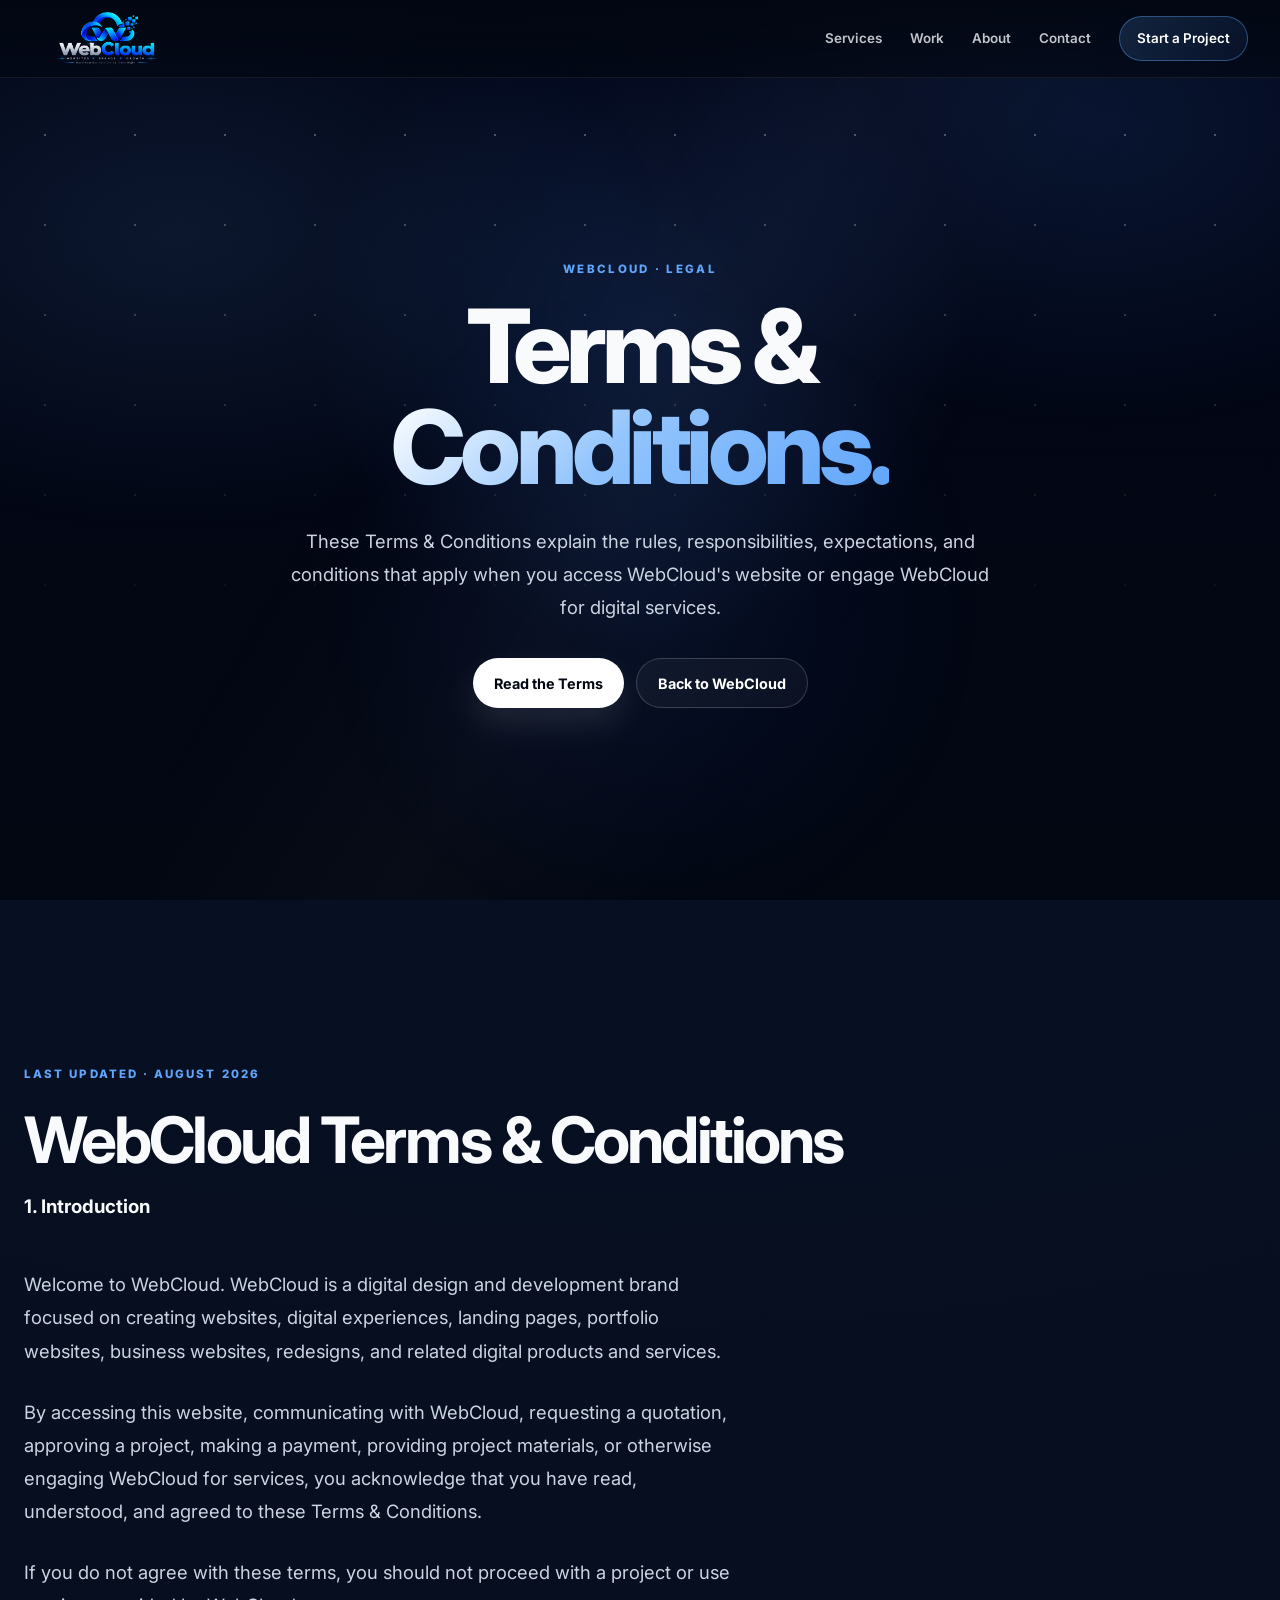
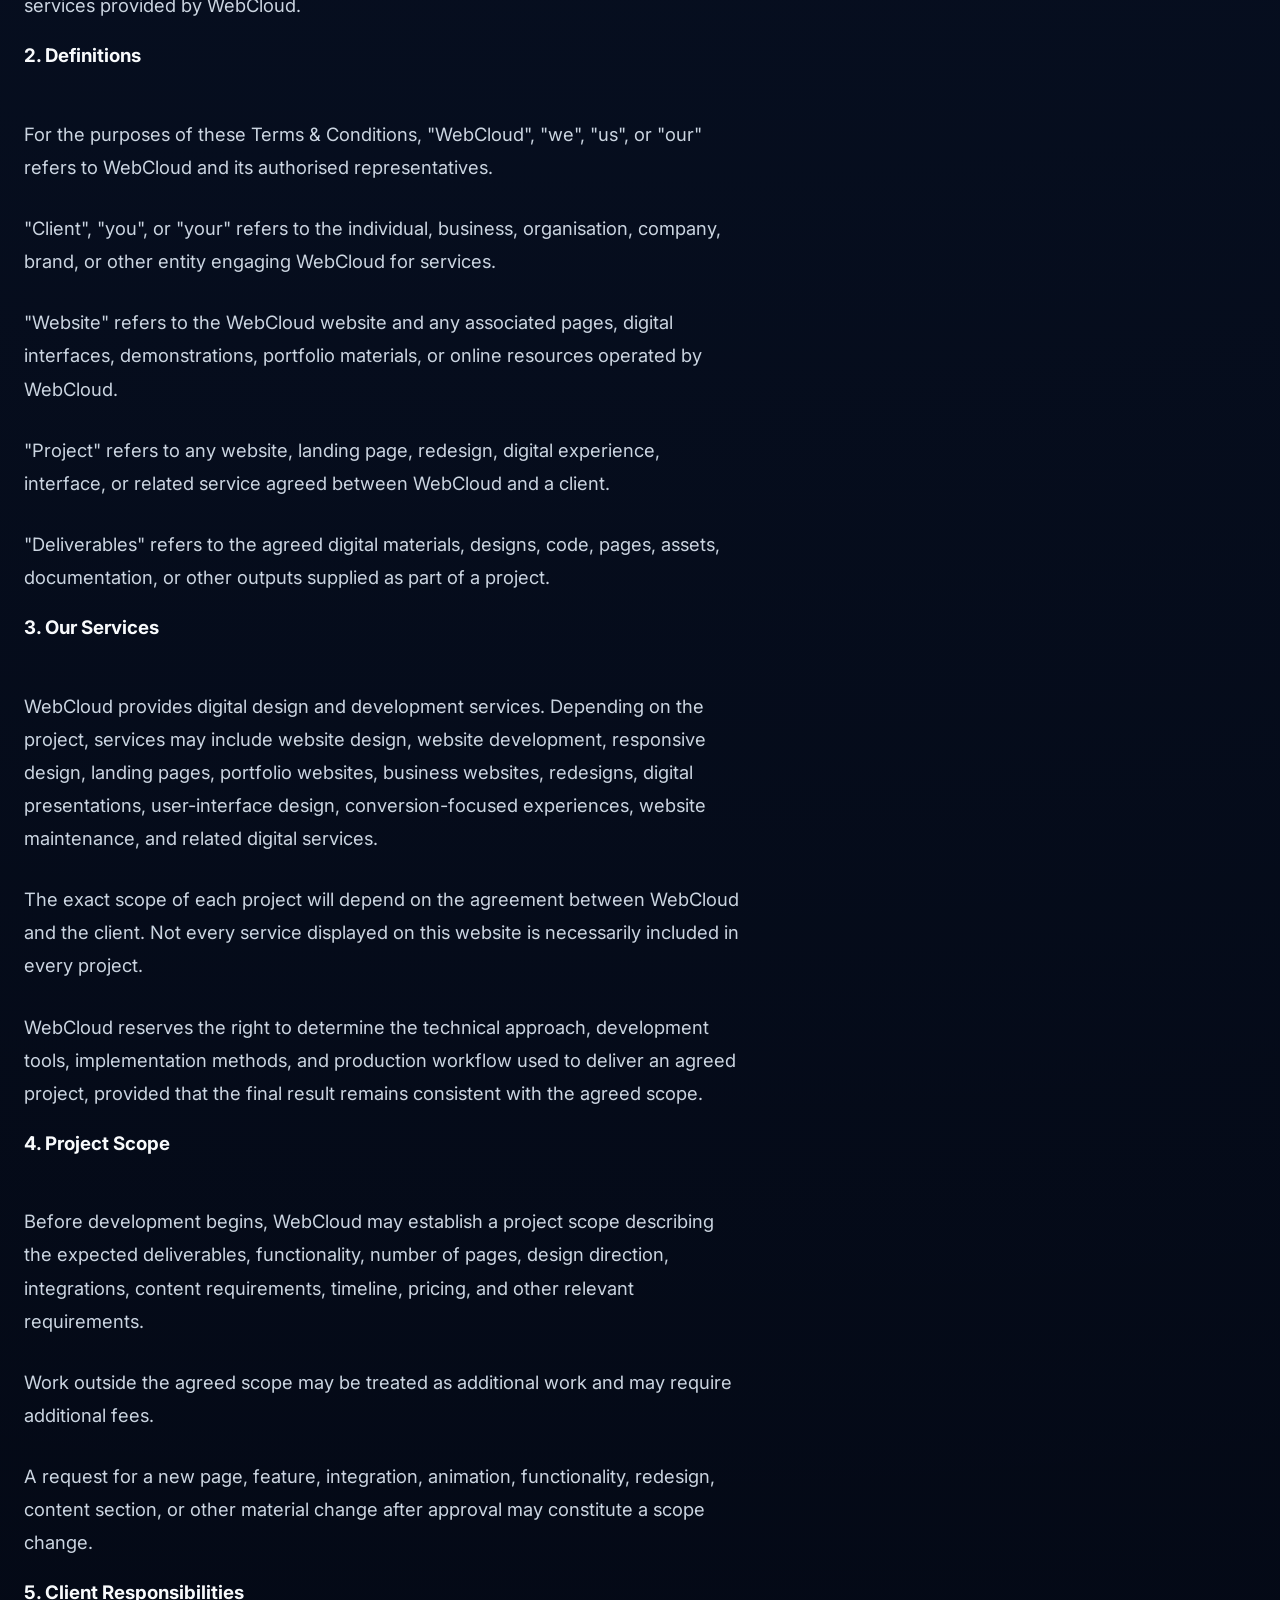
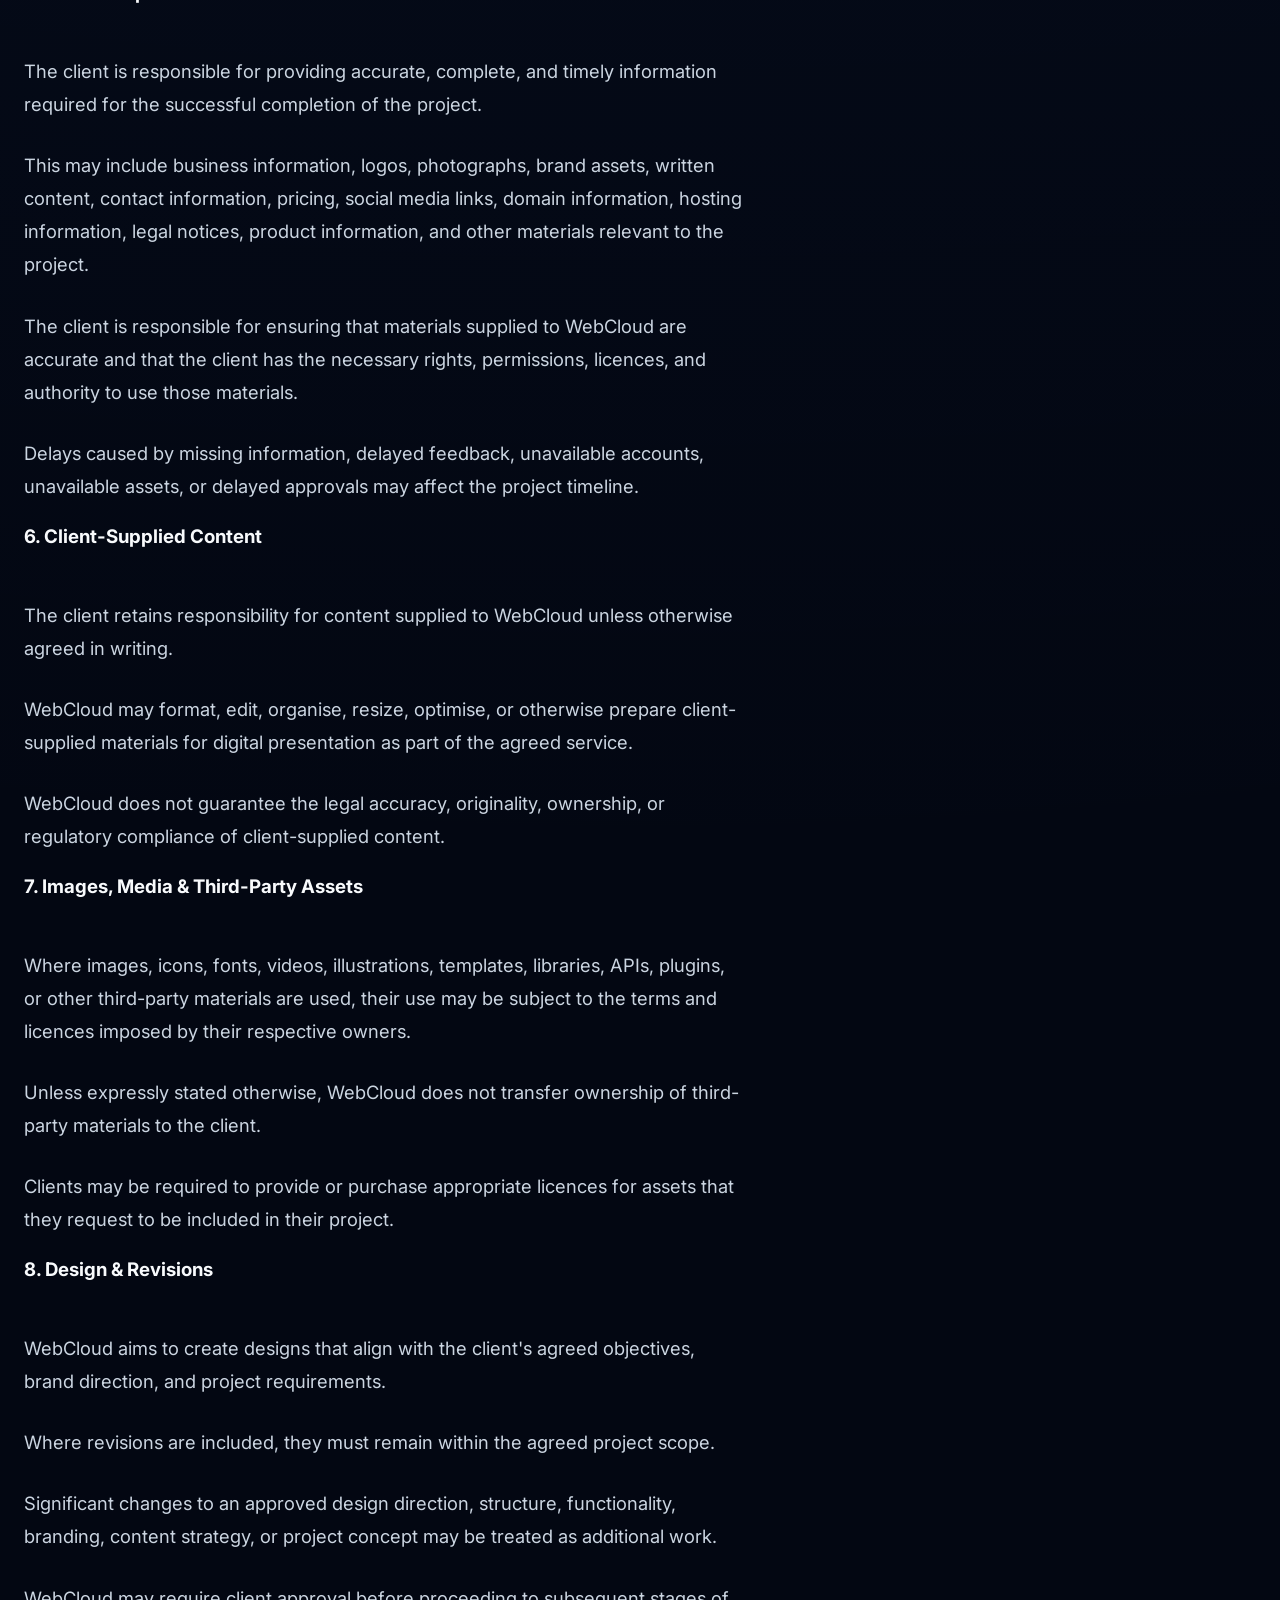
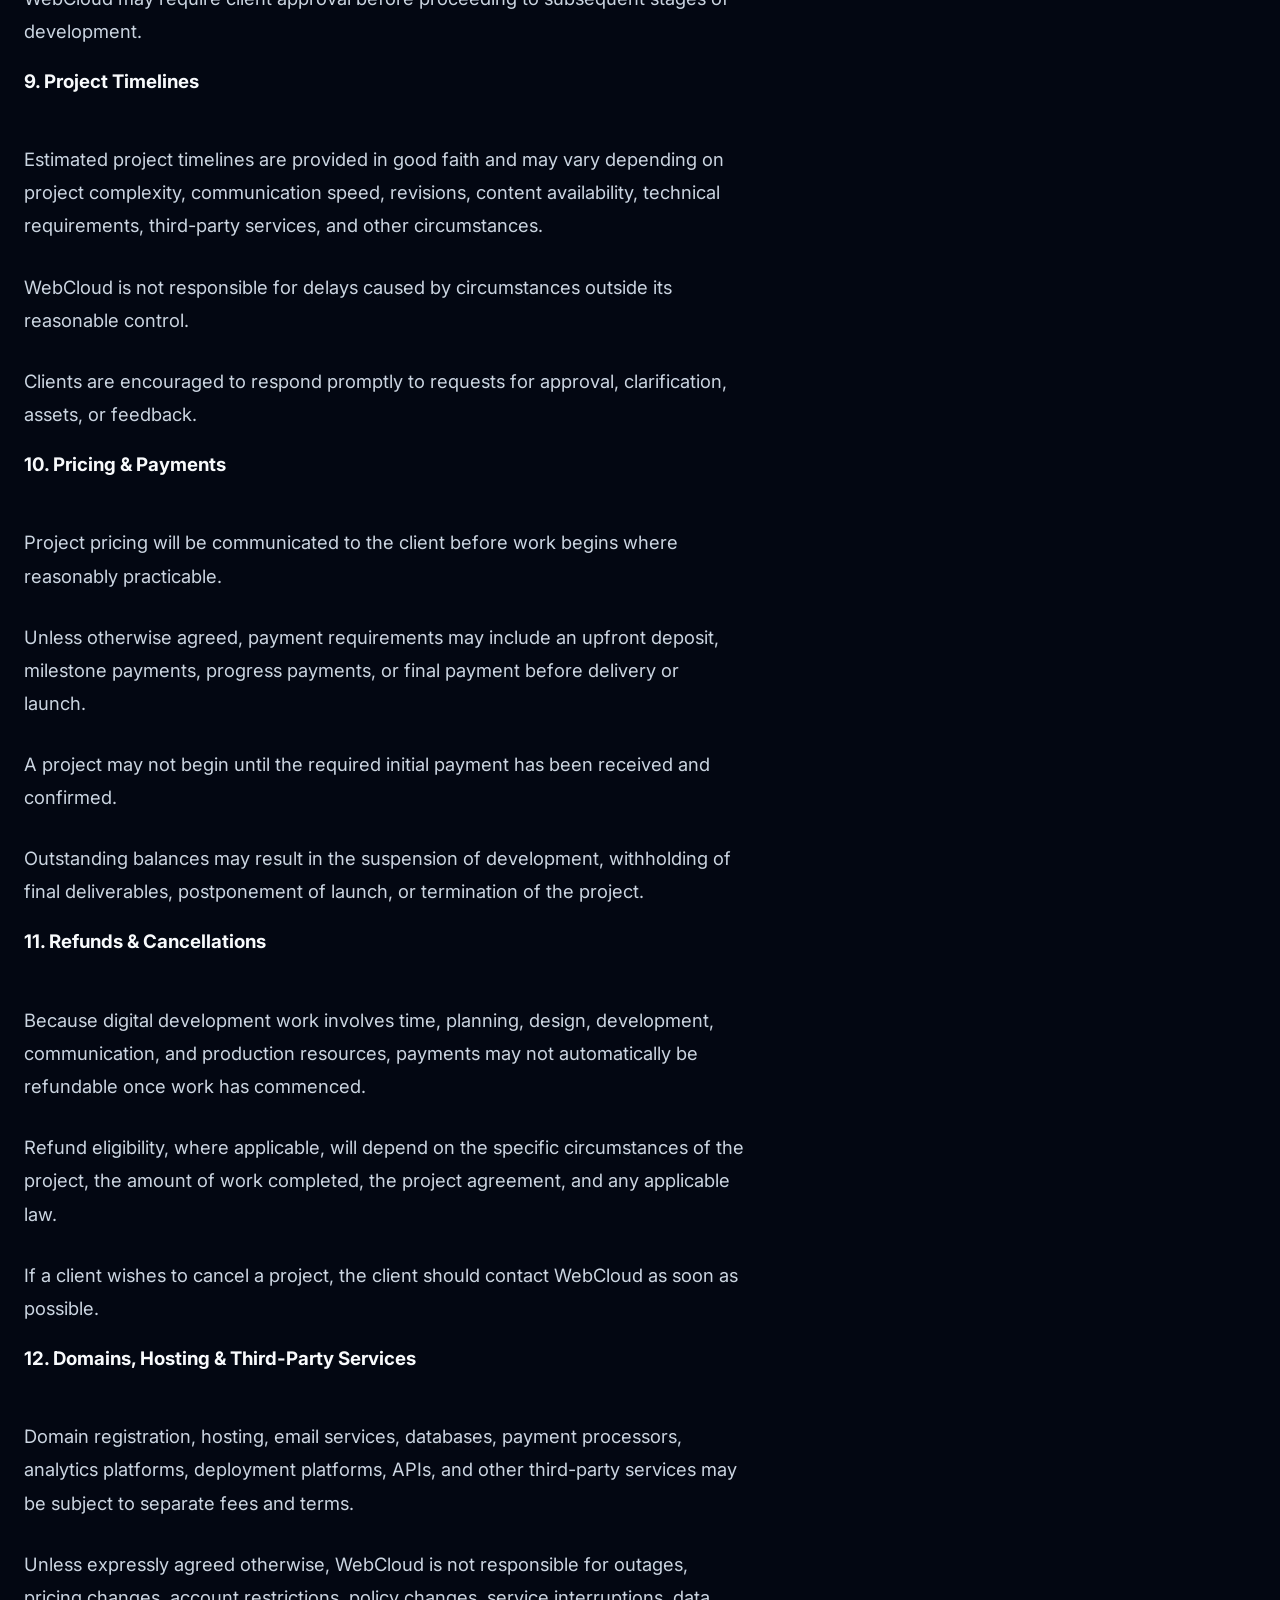
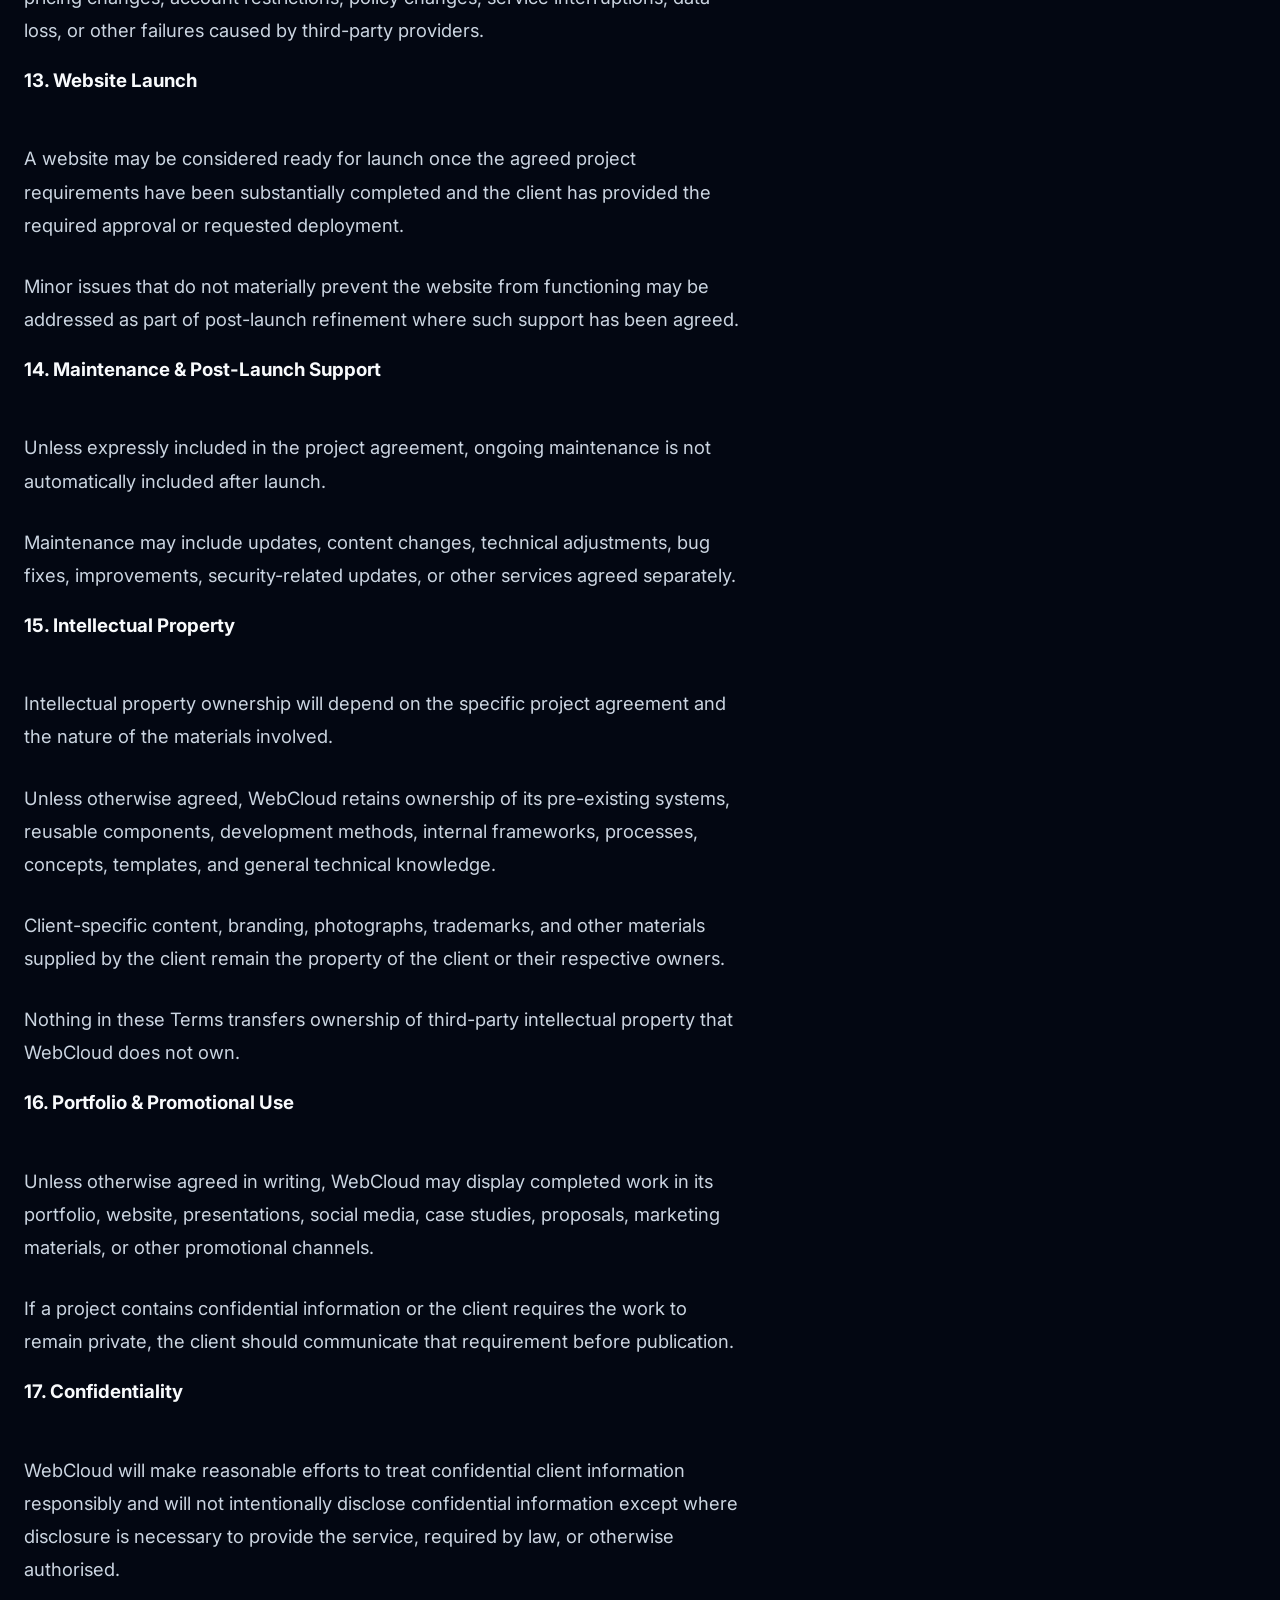
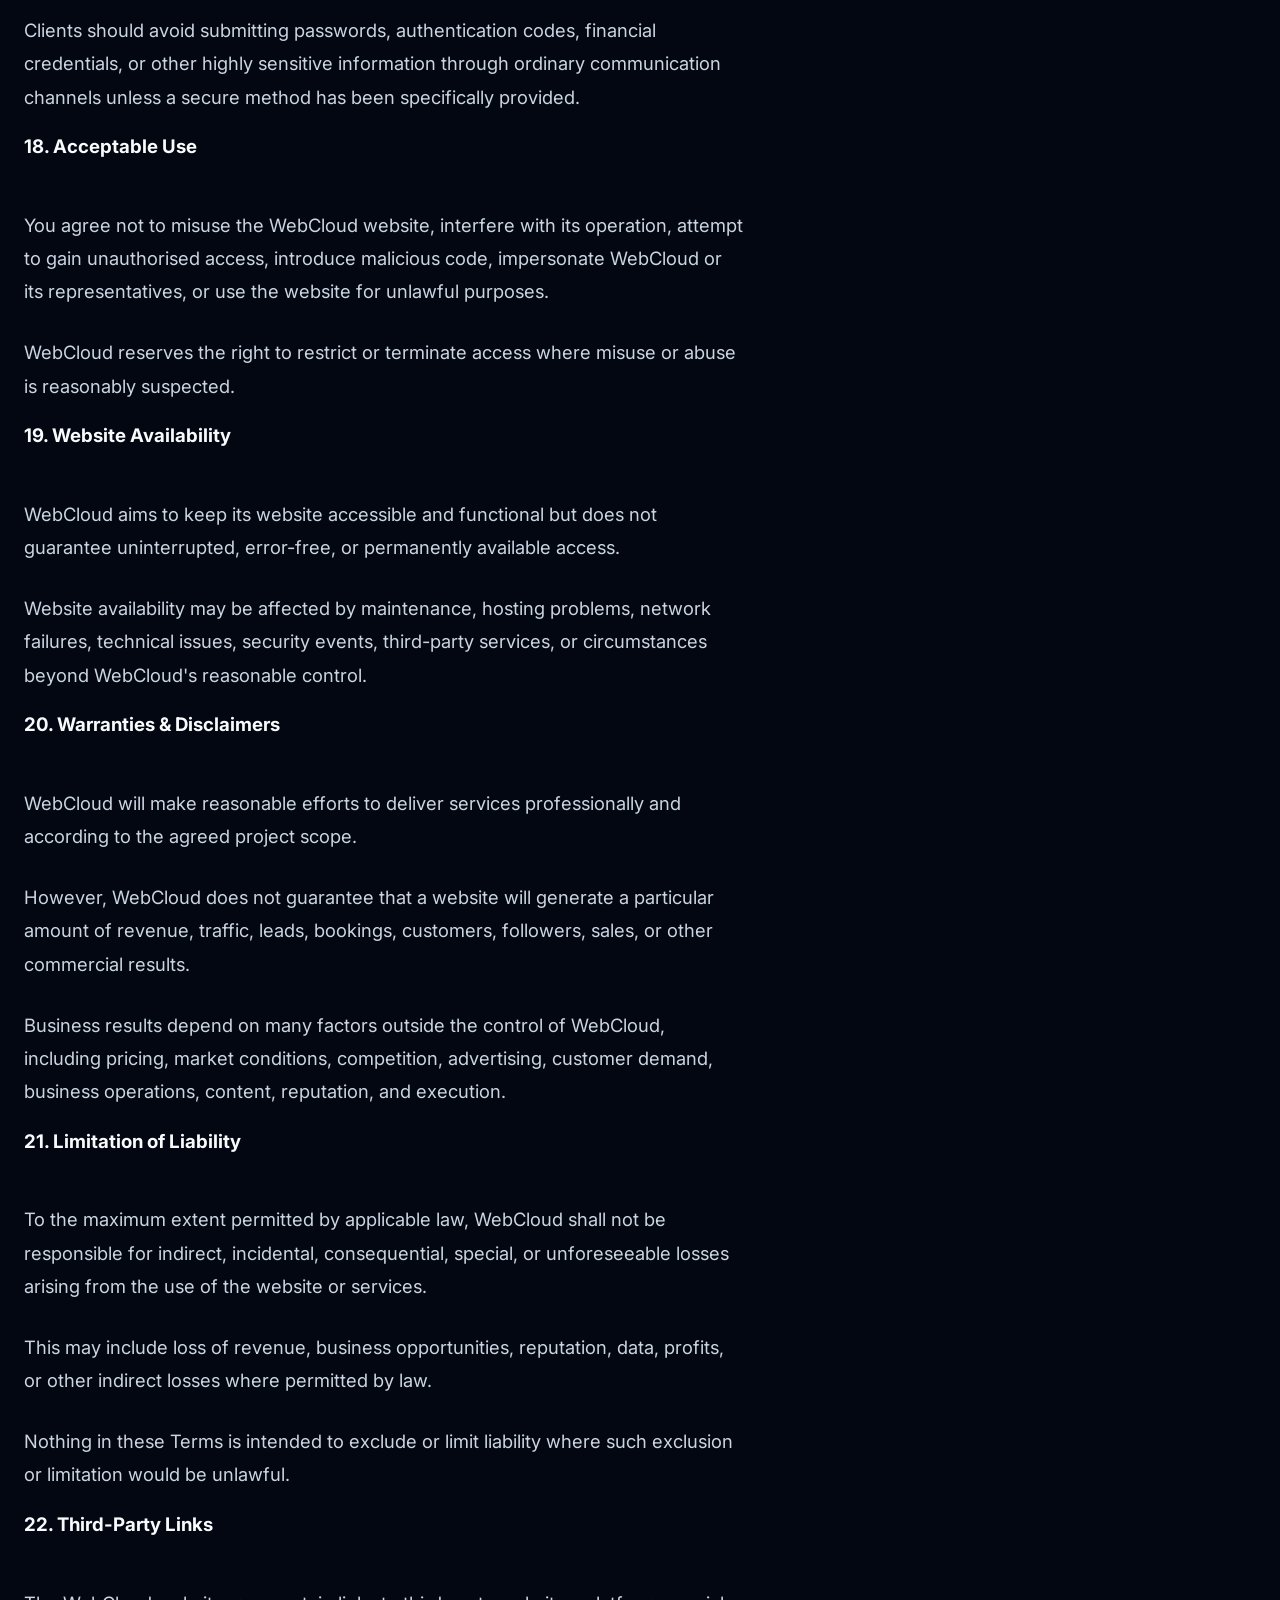
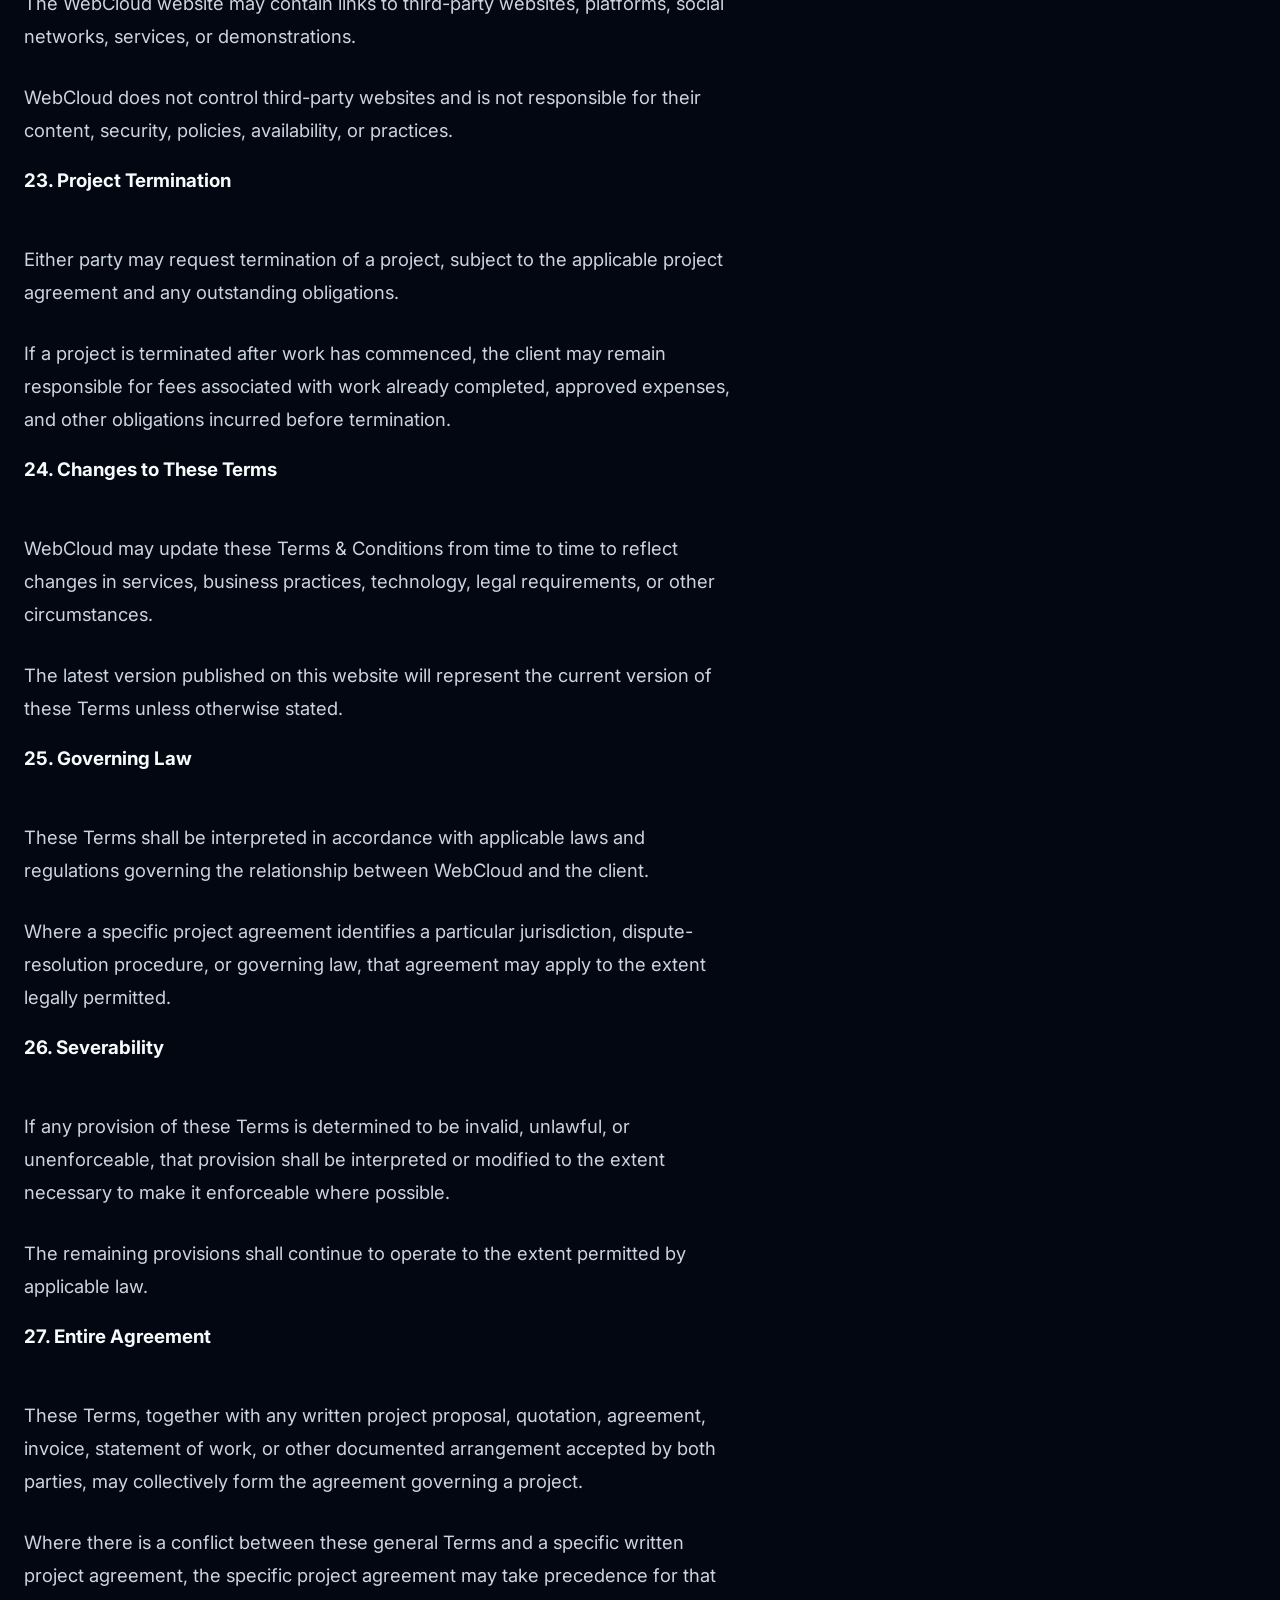
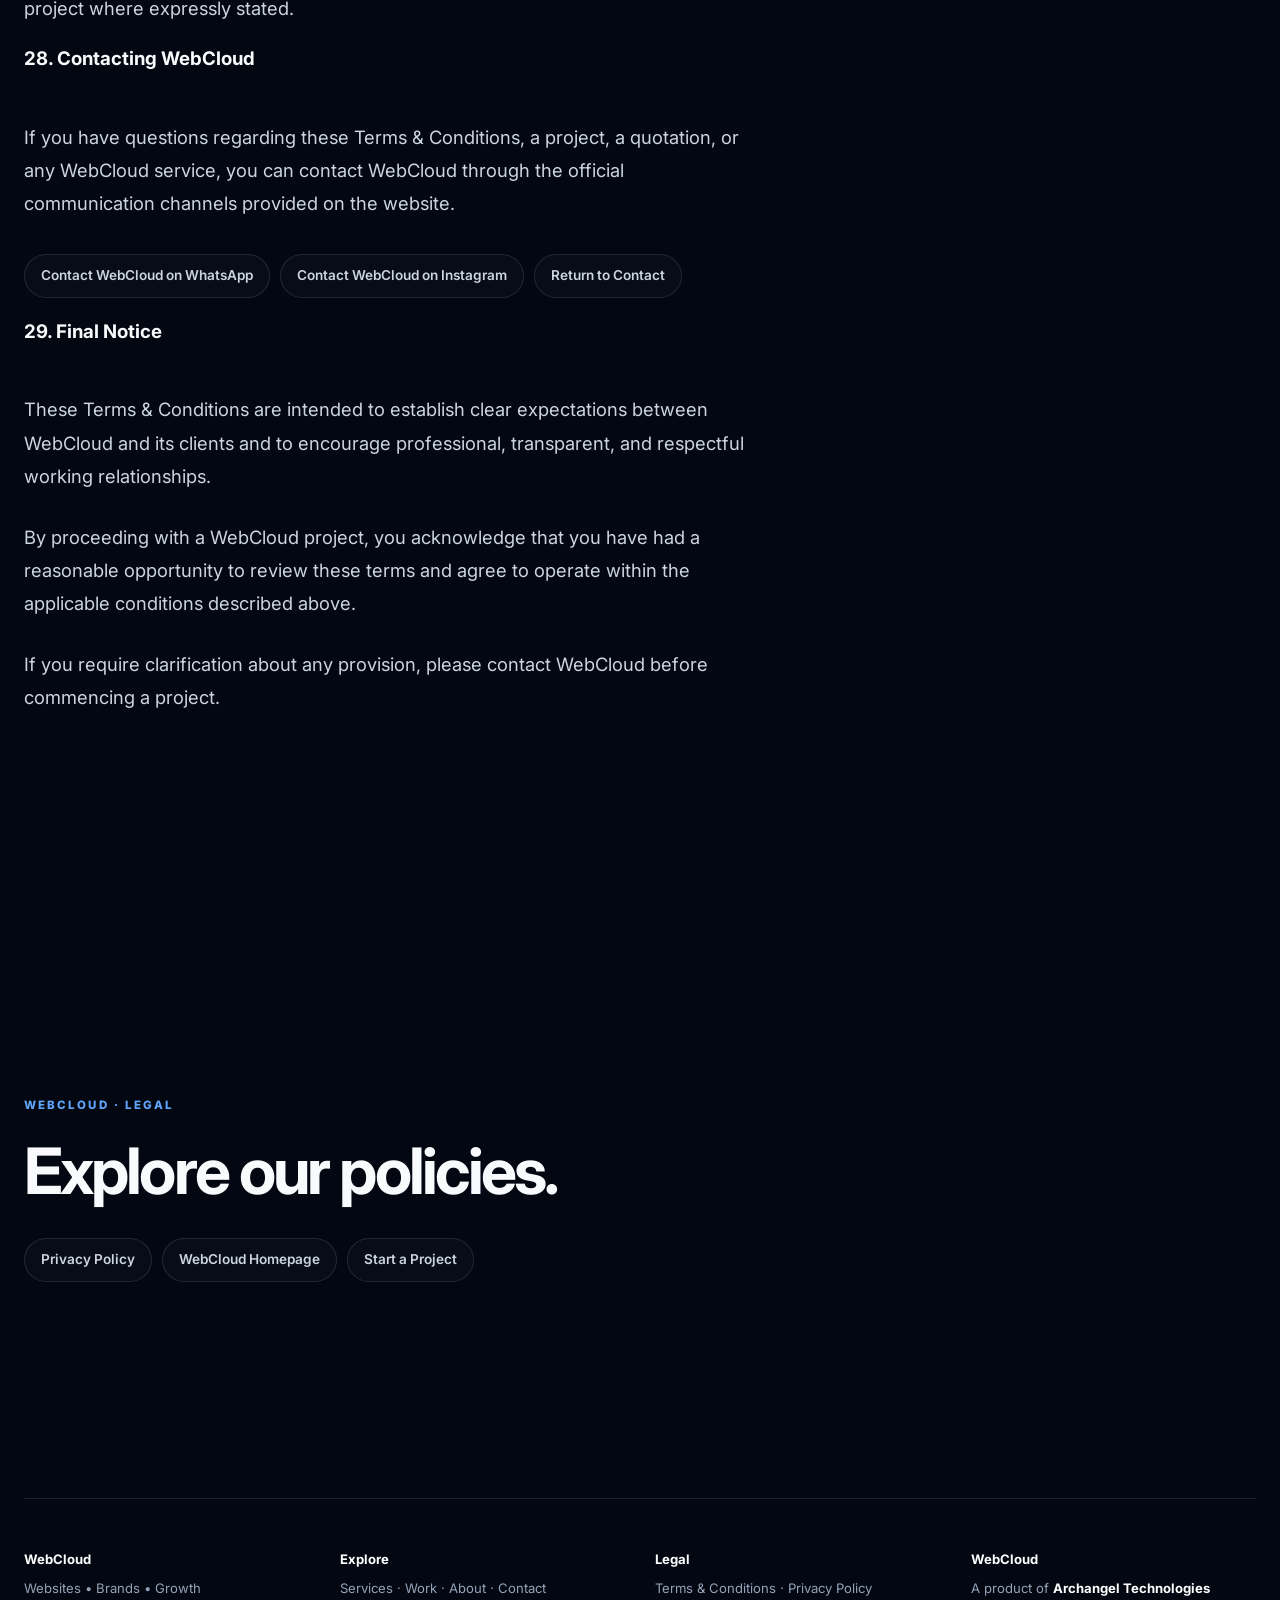
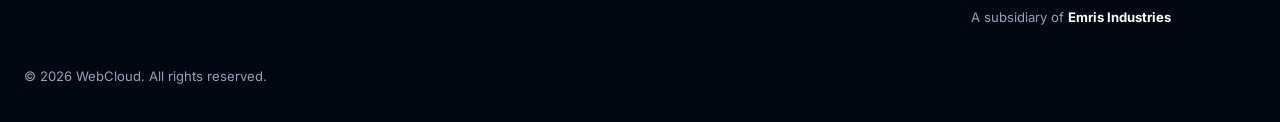
<file: terms.html>
<!DOCTYPE html>
<html lang="en">
<head>
  <meta charset="UTF-8">
  <meta name="viewport" content="width=device-width, initial-scale=1.0">

  <meta name="theme-color" content="#030712">
  <meta name="robots" content="index, follow">
  <meta name="author" content="WebCloud">

  <meta
    name="description"
    content="WebCloud Terms & Conditions. Read the terms governing the use of WebCloud's website, services, projects, payments, intellectual property, communication, and client relationships."
  >

  <meta
    property="og:type"
    content="website"
  >

  <meta
    property="og:title"
    content="WebCloud — Terms & Conditions"
  >

  <meta
    property="og:description"
    content="The terms and conditions governing WebCloud's website, services, projects, payments, intellectual property, and client relationships."
  >

  <meta
    property="og:site_name"
    content="WebCloud"
  >

  <link
    rel="icon"
    type="image/png"
    href="assets/webcloud-logo.png"
  >

  <link rel="preconnect" href="https://fonts.googleapis.com">
  <link rel="preconnect" href="https://fonts.gstatic.com" crossorigin>

  <link
    href="https://fonts.googleapis.com/css2?family=Inter:wght@400;500;600;700;800&display=swap"
    rel="stylesheet"
  >

  <link
    rel="stylesheet"
    href="styles.css"
  >

  <title>WebCloud — Terms & Conditions</title>
</head>

<body>

  <!-- =====================================================
       HEADER
       ===================================================== -->

  <header class="site-header">

    <a
      class="brand"
      href="index.html"
      aria-label="Return to WebCloud home"
    >
      <img
        src="assets/webcloud-logo.png"
        alt="WebCloud"
        width="180"
        height="48"
      >
    </a>

    <nav
      class="main-nav"
      aria-label="Primary navigation"
    >
      <a href="index.html#services">
        Services
      </a>

      <a href="index.html#work">
        Work
      </a>

      <a href="index.html#about">
        About
      </a>

      <a href="index.html#contact">
        Contact
      </a>

      <a
        class="nav-cta"
        href="index.html#contact"
      >
        Start a Project
      </a>
    </nav>

  </header>


  <!-- =====================================================
       MAIN
       ===================================================== -->

  <main>

    <!-- ===================================================
         LEGAL HERO
         =================================================== -->

    <section
      class="hero"
      aria-labelledby="terms-title"
    >

      <div
        class="sky-layer sky-layer-back"
        aria-hidden="true"
      ></div>

      <div
        class="sky-layer sky-layer-mid"
        aria-hidden="true"
      ></div>

      <div
        class="sky-layer sky-layer-front"
        aria-hidden="true"
      ></div>

      <div
        class="particle-field"
        aria-hidden="true"
      ></div>

      <div class="hero-content">

        <p class="eyebrow">
          WEBCLOUD · LEGAL
        </p>

        <h1 id="terms-title">
          Terms &
          <br>
          <span>Conditions.</span>
        </h1>

        <p class="hero-copy">
          These Terms & Conditions explain the rules,
          responsibilities, expectations, and conditions
          that apply when you access WebCloud's website
          or engage WebCloud for digital services.
        </p>

        <div class="hero-actions">

          <a
            class="button button-primary"
            href="#terms"
          >
            Read the Terms
          </a>

          <a
            class="button button-secondary"
            href="index.html"
          >
            Back to WebCloud
          </a>

        </div>

      </div>

    </section>


    <!-- ===================================================
         TERMS CONTENT
         =================================================== -->

    <section
      id="terms"
      class="section-placeholder"
      aria-labelledby="terms-content-title"
    >

      <p>
        LAST UPDATED · AUGUST 2026
      </p>

      <h2 id="terms-content-title">
        WebCloud Terms & Conditions
      </h2>


      <!-- INTRODUCTION -->

      <h3>
        1. Introduction
      </h3>

      <p class="hero-copy">
        Welcome to WebCloud. WebCloud is a digital design
        and development brand focused on creating websites,
        digital experiences, landing pages, portfolio
        websites, business websites, redesigns, and related
        digital products and services.
      </p>

      <p class="hero-copy">
        By accessing this website, communicating with WebCloud,
        requesting a quotation, approving a project, making a
        payment, providing project materials, or otherwise
        engaging WebCloud for services, you acknowledge that
        you have read, understood, and agreed to these Terms
        & Conditions.
      </p>

      <p class="hero-copy">
        If you do not agree with these terms, you should not
        proceed with a project or use services provided by
        WebCloud.
      </p>


      <!-- DEFINITIONS -->

      <h3>
        2. Definitions
      </h3>

      <p class="hero-copy">
        For the purposes of these Terms & Conditions,
        "WebCloud", "we", "us", or "our" refers to WebCloud
        and its authorised representatives.
      </p>

      <p class="hero-copy">
        "Client", "you", or "your" refers to the individual,
        business, organisation, company, brand, or other entity
        engaging WebCloud for services.
      </p>

      <p class="hero-copy">
        "Website" refers to the WebCloud website and any
        associated pages, digital interfaces, demonstrations,
        portfolio materials, or online resources operated by
        WebCloud.
      </p>

      <p class="hero-copy">
        "Project" refers to any website, landing page,
        redesign, digital experience, interface, or related
        service agreed between WebCloud and a client.
      </p>

      <p class="hero-copy">
        "Deliverables" refers to the agreed digital materials,
        designs, code, pages, assets, documentation, or other
        outputs supplied as part of a project.
      </p>


      <!-- SERVICES -->

      <h3>
        3. Our Services
      </h3>

      <p class="hero-copy">
        WebCloud provides digital design and development
        services. Depending on the project, services may
        include website design, website development,
        responsive design, landing pages, portfolio websites,
        business websites, redesigns, digital presentations,
        user-interface design, conversion-focused experiences,
        website maintenance, and related digital services.
      </p>

      <p class="hero-copy">
        The exact scope of each project will depend on the
        agreement between WebCloud and the client. Not every
        service displayed on this website is necessarily
        included in every project.
      </p>

      <p class="hero-copy">
        WebCloud reserves the right to determine the technical
        approach, development tools, implementation methods,
        and production workflow used to deliver an agreed
        project, provided that the final result remains
        consistent with the agreed scope.
      </p>


      <!-- PROJECT AGREEMENT -->

      <h3>
        4. Project Scope
      </h3>

      <p class="hero-copy">
        Before development begins, WebCloud may establish a
        project scope describing the expected deliverables,
        functionality, number of pages, design direction,
        integrations, content requirements, timeline,
        pricing, and other relevant requirements.
      </p>

      <p class="hero-copy">
        Work outside the agreed scope may be treated as
        additional work and may require additional fees.
      </p>

      <p class="hero-copy">
        A request for a new page, feature, integration,
        animation, functionality, redesign, content section,
        or other material change after approval may constitute
        a scope change.
      </p>


      <!-- CLIENT RESPONSIBILITIES -->

      <h3>
        5. Client Responsibilities
      </h3>

      <p class="hero-copy">
        The client is responsible for providing accurate,
        complete, and timely information required for the
        successful completion of the project.
      </p>

      <p class="hero-copy">
        This may include business information, logos,
        photographs, brand assets, written content, contact
        information, pricing, social media links, domain
        information, hosting information, legal notices,
        product information, and other materials relevant to
        the project.
      </p>

      <p class="hero-copy">
        The client is responsible for ensuring that materials
        supplied to WebCloud are accurate and that the client
        has the necessary rights, permissions, licences, and
        authority to use those materials.
      </p>

      <p class="hero-copy">
        Delays caused by missing information, delayed feedback,
        unavailable accounts, unavailable assets, or delayed
        approvals may affect the project timeline.
      </p>


      <!-- CONTENT -->

      <h3>
        6. Client-Supplied Content
      </h3>

      <p class="hero-copy">
        The client retains responsibility for content supplied
        to WebCloud unless otherwise agreed in writing.
      </p>

      <p class="hero-copy">
        WebCloud may format, edit, organise, resize, optimise,
        or otherwise prepare client-supplied materials for
        digital presentation as part of the agreed service.
      </p>

      <p class="hero-copy">
        WebCloud does not guarantee the legal accuracy,
        originality, ownership, or regulatory compliance of
        client-supplied content.
      </p>


      <!-- IMAGES -->

      <h3>
        7. Images, Media & Third-Party Assets
      </h3>

      <p class="hero-copy">
        Where images, icons, fonts, videos, illustrations,
        templates, libraries, APIs, plugins, or other third-party
        materials are used, their use may be subject to the
        terms and licences imposed by their respective owners.
      </p>

      <p class="hero-copy">
        Unless expressly stated otherwise, WebCloud does not
        transfer ownership of third-party materials to the
        client.
      </p>

      <p class="hero-copy">
        Clients may be required to provide or purchase
        appropriate licences for assets that they request to
        be included in their project.
      </p>


      <!-- DESIGN -->

      <h3>
        8. Design & Revisions
      </h3>

      <p class="hero-copy">
        WebCloud aims to create designs that align with the
        client's agreed objectives, brand direction, and
        project requirements.
      </p>

      <p class="hero-copy">
        Where revisions are included, they must remain within
        the agreed project scope.
      </p>

      <p class="hero-copy">
        Significant changes to an approved design direction,
        structure, functionality, branding, content strategy,
        or project concept may be treated as additional work.
      </p>

      <p class="hero-copy">
        WebCloud may require client approval before proceeding
        to subsequent stages of development.
      </p>


      <!-- TIMELINE -->

      <h3>
        9. Project Timelines
      </h3>

      <p class="hero-copy">
        Estimated project timelines are provided in good faith
        and may vary depending on project complexity,
        communication speed, revisions, content availability,
        technical requirements, third-party services, and
        other circumstances.
      </p>

      <p class="hero-copy">
        WebCloud is not responsible for delays caused by
        circumstances outside its reasonable control.
      </p>

      <p class="hero-copy">
        Clients are encouraged to respond promptly to requests
        for approval, clarification, assets, or feedback.
      </p>


      <!-- PAYMENTS -->

      <h3>
        10. Pricing & Payments
      </h3>

      <p class="hero-copy">
        Project pricing will be communicated to the client
        before work begins where reasonably practicable.
      </p>

      <p class="hero-copy">
        Unless otherwise agreed, payment requirements may
        include an upfront deposit, milestone payments,
        progress payments, or final payment before delivery
        or launch.
      </p>

      <p class="hero-copy">
        A project may not begin until the required initial
        payment has been received and confirmed.
      </p>

      <p class="hero-copy">
        Outstanding balances may result in the suspension of
        development, withholding of final deliverables,
        postponement of launch, or termination of the project.
      </p>


      <!-- REFUNDS -->

      <h3>
        11. Refunds & Cancellations
      </h3>

      <p class="hero-copy">
        Because digital development work involves time,
        planning, design, development, communication, and
        production resources, payments may not automatically
        be refundable once work has commenced.
      </p>

      <p class="hero-copy">
        Refund eligibility, where applicable, will depend on
        the specific circumstances of the project, the amount
        of work completed, the project agreement, and any
        applicable law.
      </p>

      <p class="hero-copy">
        If a client wishes to cancel a project, the client
        should contact WebCloud as soon as possible.
      </p>


      <!-- DOMAIN & HOSTING -->

      <h3>
        12. Domains, Hosting & Third-Party Services
      </h3>

      <p class="hero-copy">
        Domain registration, hosting, email services,
        databases, payment processors, analytics platforms,
        deployment platforms, APIs, and other third-party
        services may be subject to separate fees and terms.
      </p>

      <p class="hero-copy">
        Unless expressly agreed otherwise, WebCloud is not
        responsible for outages, pricing changes, account
        restrictions, policy changes, service interruptions,
        data loss, or other failures caused by third-party
        providers.
      </p>


      <!-- LAUNCH -->

      <h3>
        13. Website Launch
      </h3>

      <p class="hero-copy">
        A website may be considered ready for launch once the
        agreed project requirements have been substantially
        completed and the client has provided the required
        approval or requested deployment.
      </p>

      <p class="hero-copy">
        Minor issues that do not materially prevent the
        website from functioning may be addressed as part of
        post-launch refinement where such support has been
        agreed.
      </p>


      <!-- MAINTENANCE -->

      <h3>
        14. Maintenance & Post-Launch Support
      </h3>

      <p class="hero-copy">
        Unless expressly included in the project agreement,
        ongoing maintenance is not automatically included
        after launch.
      </p>

      <p class="hero-copy">
        Maintenance may include updates, content changes,
        technical adjustments, bug fixes, improvements,
        security-related updates, or other services agreed
        separately.
      </p>


      <!-- INTELLECTUAL PROPERTY -->

      <h3>
        15. Intellectual Property
      </h3>

      <p class="hero-copy">
        Intellectual property ownership will depend on the
        specific project agreement and the nature of the
        materials involved.
      </p>

      <p class="hero-copy">
        Unless otherwise agreed, WebCloud retains ownership
        of its pre-existing systems, reusable components,
        development methods, internal frameworks, processes,
        concepts, templates, and general technical knowledge.
      </p>

      <p class="hero-copy">
        Client-specific content, branding, photographs,
        trademarks, and other materials supplied by the client
        remain the property of the client or their respective
        owners.
      </p>

      <p class="hero-copy">
        Nothing in these Terms transfers ownership of
        third-party intellectual property that WebCloud does
        not own.
      </p>


      <!-- PORTFOLIO -->

      <h3>
        16. Portfolio & Promotional Use
      </h3>

      <p class="hero-copy">
        Unless otherwise agreed in writing, WebCloud may
        display completed work in its portfolio, website,
        presentations, social media, case studies, proposals,
        marketing materials, or other promotional channels.
      </p>

      <p class="hero-copy">
        If a project contains confidential information or the
        client requires the work to remain private, the client
        should communicate that requirement before publication.
      </p>


      <!-- CONFIDENTIALITY -->

      <h3>
        17. Confidentiality
      </h3>

      <p class="hero-copy">
        WebCloud will make reasonable efforts to treat
        confidential client information responsibly and will
        not intentionally disclose confidential information
        except where disclosure is necessary to provide the
        service, required by law, or otherwise authorised.
      </p>

      <p class="hero-copy">
        Clients should avoid submitting passwords,
        authentication codes, financial credentials, or other
        highly sensitive information through ordinary
        communication channels unless a secure method has been
        specifically provided.
      </p>


      <!-- WEBSITE USE -->

      <h3>
        18. Acceptable Use
      </h3>

      <p class="hero-copy">
        You agree not to misuse the WebCloud website,
        interfere with its operation, attempt to gain
        unauthorised access, introduce malicious code,
        impersonate WebCloud or its representatives, or use
        the website for unlawful purposes.
      </p>

      <p class="hero-copy">
        WebCloud reserves the right to restrict or terminate
        access where misuse or abuse is reasonably suspected.
      </p>


      <!-- AVAILABILITY -->

      <h3>
        19. Website Availability
      </h3>

      <p class="hero-copy">
        WebCloud aims to keep its website accessible and
        functional but does not guarantee uninterrupted,
        error-free, or permanently available access.
      </p>

      <p class="hero-copy">
        Website availability may be affected by maintenance,
        hosting problems, network failures, technical issues,
        security events, third-party services, or circumstances
        beyond WebCloud's reasonable control.
      </p>


      <!-- WARRANTIES -->

      <h3>
        20. Warranties & Disclaimers
      </h3>

      <p class="hero-copy">
        WebCloud will make reasonable efforts to deliver
        services professionally and according to the agreed
        project scope.
      </p>

      <p class="hero-copy">
        However, WebCloud does not guarantee that a website
        will generate a particular amount of revenue, traffic,
        leads, bookings, customers, followers, sales, or other
        commercial results.
      </p>

      <p class="hero-copy">
        Business results depend on many factors outside the
        control of WebCloud, including pricing, market
        conditions, competition, advertising, customer demand,
        business operations, content, reputation, and execution.
      </p>


      <!-- LIMITATION -->

      <h3>
        21. Limitation of Liability
      </h3>

      <p class="hero-copy">
        To the maximum extent permitted by applicable law,
        WebCloud shall not be responsible for indirect,
        incidental, consequential, special, or unforeseeable
        losses arising from the use of the website or services.
      </p>

      <p class="hero-copy">
        This may include loss of revenue, business
        opportunities, reputation, data, profits, or other
        indirect losses where permitted by law.
      </p>

      <p class="hero-copy">
        Nothing in these Terms is intended to exclude or limit
        liability where such exclusion or limitation would be
        unlawful.
      </p>


      <!-- THIRD PARTY -->

      <h3>
        22. Third-Party Links
      </h3>

      <p class="hero-copy">
        The WebCloud website may contain links to third-party
        websites, platforms, social networks, services, or
        demonstrations.
      </p>

      <p class="hero-copy">
        WebCloud does not control third-party websites and is
        not responsible for their content, security, policies,
        availability, or practices.
      </p>


      <!-- TERMINATION -->

      <h3>
        23. Project Termination
      </h3>

      <p class="hero-copy">
        Either party may request termination of a project,
        subject to the applicable project agreement and any
        outstanding obligations.
      </p>

      <p class="hero-copy">
        If a project is terminated after work has commenced,
        the client may remain responsible for fees associated
        with work already completed, approved expenses, and
        other obligations incurred before termination.
      </p>


      <!-- CHANGES -->

      <h3>
        24. Changes to These Terms
      </h3>

      <p class="hero-copy">
        WebCloud may update these Terms & Conditions from time
        to time to reflect changes in services, business
        practices, technology, legal requirements, or other
        circumstances.
      </p>

      <p class="hero-copy">
        The latest version published on this website will
        represent the current version of these Terms unless
        otherwise stated.
      </p>


      <!-- GOVERNING LAW -->

      <h3>
        25. Governing Law
      </h3>

      <p class="hero-copy">
        These Terms shall be interpreted in accordance with
        applicable laws and regulations governing the
        relationship between WebCloud and the client.
      </p>

      <p class="hero-copy">
        Where a specific project agreement identifies a
        particular jurisdiction, dispute-resolution procedure,
        or governing law, that agreement may apply to the
        extent legally permitted.
      </p>


      <!-- SEVERABILITY -->

      <h3>
        26. Severability
      </h3>

      <p class="hero-copy">
        If any provision of these Terms is determined to be
        invalid, unlawful, or unenforceable, that provision
        shall be interpreted or modified to the extent
        necessary to make it enforceable where possible.
      </p>

      <p class="hero-copy">
        The remaining provisions shall continue to operate
        to the extent permitted by applicable law.
      </p>


      <!-- ENTIRE AGREEMENT -->

      <h3>
        27. Entire Agreement
      </h3>

      <p class="hero-copy">
        These Terms, together with any written project
        proposal, quotation, agreement, invoice, statement of
        work, or other documented arrangement accepted by both
        parties, may collectively form the agreement governing
        a project.
      </p>

      <p class="hero-copy">
        Where there is a conflict between these general Terms
        and a specific written project agreement, the specific
        project agreement may take precedence for that project
        where expressly stated.
      </p>


      <!-- CONTACT -->

      <h3>
        28. Contacting WebCloud
      </h3>

      <p class="hero-copy">
        If you have questions regarding these Terms & Conditions,
        a project, a quotation, or any WebCloud service, you
        can contact WebCloud through the official communication
        channels provided on the website.
      </p>

      <div class="contact-links">

        <a
          href="https://wa.me/2348169502325"
          target="_blank"
          rel="noopener noreferrer"
        >
          Contact WebCloud on WhatsApp
        </a>

        <a
          href="https://www.instagram.com/webcloud111/"
          target="_blank"
          rel="noopener noreferrer"
        >
          Contact WebCloud on Instagram
        </a>

        <a href="index.html#contact">
          Return to Contact
        </a>

      </div>


      <!-- FINAL NOTICE -->

      <h3>
        29. Final Notice
      </h3>

      <p class="hero-copy">
        These Terms & Conditions are intended to establish
        clear expectations between WebCloud and its clients
        and to encourage professional, transparent, and
        respectful working relationships.
      </p>

      <p class="hero-copy">
        By proceeding with a WebCloud project, you acknowledge
        that you have had a reasonable opportunity to review
        these terms and agree to operate within the applicable
        conditions described above.
      </p>

      <p class="hero-copy">
        If you require clarification about any provision,
        please contact WebCloud before commencing a project.
      </p>

    </section>


    <!-- ===================================================
         LEGAL NAVIGATION
         =================================================== -->

    <section
      class="section-placeholder"
      aria-labelledby="legal-navigation-title"
    >

      <p>
        WEBCLOUD · LEGAL
      </p>

      <h2 id="legal-navigation-title">
        Explore our policies.
      </h2>

      <div class="contact-links">

        <a href="privacy.html">
          Privacy Policy
        </a>

        <a href="index.html">
          WebCloud Homepage
        </a>

        <a href="index.html#contact">
          Start a Project
        </a>

      </div>

    </section>

  </main>


  <!-- =====================================================
       FOOTER
       ===================================================== -->

  <footer class="site-footer">

    <div>

      <strong>
        WebCloud
      </strong>

      <p>
        Websites • Brands • Growth
      </p>

    </div>


    <div>

      <strong>
        Explore
      </strong>

      <p>
        <a href="index.html#services">
          Services
        </a>
        ·
        <a href="index.html#work">
          Work
        </a>
        ·
        <a href="index.html#about">
          About
        </a>
        ·
        <a href="index.html#contact">
          Contact
        </a>
      </p>

    </div>


    <div>

      <strong>
        Legal
      </strong>

      <p>
        <a href="terms.html">
          Terms &amp; Conditions
        </a>
        ·
        <a href="privacy.html">
          Privacy Policy
        </a>
      </p>

    </div>


    <div>

      <strong>
        WebCloud
      </strong>

      <p>
        A product of
        <strong>
          Archangel Technologies
        </strong>
      </p>

      <p>
        A subsidiary of
        <strong>
          Emris Industries
        </strong>
      </p>

    </div>


    <div>

      <p>
        © 2026 WebCloud. All rights reserved.
      </p>

    </div>

  </footer>


  <!-- =====================================================
       JAVASCRIPT
       ===================================================== -->

  <script src="script.js"></script>

</body>
</html>
</file>
<file: styles.css>
/* =========================================================
   WEBCLOUD — GLOBAL STYLES
   Premium responsive agency experience
   ========================================================= */

:root {
  --bg: #030712;
  --bg-soft: #07101f;
  --surface: rgba(10, 18, 32, 0.78);
  --surface-strong: rgba(12, 21, 37, 0.94);

  --text: #f8fafc;
  --text-soft: #cbd5e1;
  --muted: #94a3b8;

  --line: rgba(255, 255, 255, 0.11);
  --line-strong: rgba(255, 255, 255, 0.18);

  --accent: #60a5fa;
  --accent-strong: #3b82f6;
  --accent-soft: rgba(96, 165, 250, 0.15);

  --max-width: 1240px;

  --header-height: 78px;

  --radius-sm: 12px;
  --radius-md: 20px;
  --radius-lg: 30px;

  --shadow: 0 30px 80px rgba(0, 0, 0, 0.35);

  --ease: cubic-bezier(0.22, 1, 0.36, 1);
}


/* =========================================================
   RESET
   ========================================================= */

*,
*::before,
*::after {
  box-sizing: border-box;
}

html {
  scroll-behavior: smooth;
  scroll-padding-top: 100px;
}

body {
  margin: 0;
  min-height: 100vh;

  background:
    radial-gradient(
      circle at 50% -10%,
      rgba(59, 130, 246, 0.12),
      transparent 38%
    ),
    var(--bg);

  color: var(--text);

  font-family:
    "Inter",
    system-ui,
    -apple-system,
    BlinkMacSystemFont,
    "Segoe UI",
    sans-serif;

  line-height: 1.6;

  overflow-x: hidden;
}

body.menu-open {
  overflow: hidden;
}

img {
  display: block;
  max-width: 100%;
}

a {
  color: inherit;
  text-decoration: none;
}

button,
a {
  -webkit-tap-highlight-color: transparent;
}

button {
  font: inherit;
}


/* =========================================================
   ACCESSIBILITY
   ========================================================= */

.skip-link {
  position: fixed;
  top: 12px;
  left: 12px;
  z-index: 10000;

  padding: 10px 16px;

  background: #ffffff;
  color: #030712;

  border-radius: 10px;

  transform: translateY(-150%);
  transition: transform 0.25s ease;
}

.skip-link:focus {
  transform: translateY(0);
}


/* =========================================================
   HEADER
   ========================================================= */

.site-header {
  position: fixed;

  top: 0;
  left: 0;
  right: 0;

  z-index: 5000;

  height: var(--header-height);

  display: flex;
  align-items: center;
  justify-content: space-between;

  padding: 0 32px;

  background:
    linear-gradient(
      to bottom,
      rgba(3, 7, 18, 0.92),
      rgba(3, 7, 18, 0.62)
    );

  border-bottom: 1px solid rgba(255, 255, 255, 0.08);

  backdrop-filter: blur(18px);
  -webkit-backdrop-filter: blur(18px);
}

.brand {
  position: relative;
  z-index: 5100;

  display: inline-flex;
  align-items: center;

  flex-shrink: 0;
}

.brand img {
  width: 150px;
  height: auto;
  object-fit: contain;
}


/* =========================================================
   DESKTOP NAV
   ========================================================= */

.main-nav {
  display: flex;
  align-items: center;
  gap: 28px;
}

.main-nav a {
  position: relative;

  color: rgba(248, 250, 252, 0.78);

  font-size: 0.84rem;
  font-weight: 600;

  transition:
    color 0.25s ease,
    opacity 0.25s ease;
}

.main-nav a:not(.nav-cta)::after {
  content: "";

  position: absolute;

  left: 0;
  right: 0;
  bottom: -8px;

  height: 1px;

  background: var(--accent);

  transform: scaleX(0);
  transform-origin: center;

  transition: transform 0.25s var(--ease);
}

.main-nav a:hover {
  color: #ffffff;
}

.main-nav a:hover::after {
  transform: scaleX(1);
}

.main-nav .nav-cta {
  padding: 11px 17px;

  border: 1px solid rgba(96, 165, 250, 0.4);
  border-radius: 999px;

  color: #ffffff;

  background:
    linear-gradient(
      135deg,
      rgba(96, 165, 250, 0.18),
      rgba(59, 130, 246, 0.08)
    );

  transition:
    transform 0.25s var(--ease),
    background 0.25s ease,
    border-color 0.25s ease;
}

.main-nav .nav-cta:hover {
  transform: translateY(-2px);

  border-color: rgba(96, 165, 250, 0.7);

  background:
    linear-gradient(
      135deg,
      rgba(96, 165, 250, 0.28),
      rgba(59, 130, 246, 0.14)
    );
}


/* =========================================================
   MOBILE MENU BUTTON
   ========================================================= */

.mobile-menu-toggle {
  position: relative;
  z-index: 5200;

  display: none;

  width: 48px;
  height: 48px;

  padding: 0;

  border: 1px solid rgba(255, 255, 255, 0.13);
  border-radius: 14px;

  background: rgba(255, 255, 255, 0.05);

  cursor: pointer;

  align-items: center;
  justify-content: center;

  flex-direction: column;

  gap: 5px;

  transition:
    background 0.25s ease,
    border-color 0.25s ease,
    transform 0.25s var(--ease);
}

.mobile-menu-toggle:hover {
  background: rgba(255, 255, 255, 0.09);
  border-color: rgba(255, 255, 255, 0.22);
}

.mobile-menu-toggle:active {
  transform: scale(0.94);
}

.mobile-menu-toggle span {
  display: block;

  width: 21px;
  height: 2px;

  border-radius: 999px;

  background: #ffffff;

  transform-origin: center;

  transition:
    transform 0.35s var(--ease),
    opacity 0.25s ease,
    width 0.25s ease;
}


/* HAMBURGER → X */

.mobile-menu-toggle[aria-expanded="true"] span:nth-child(1) {
  transform: translateY(7px) rotate(45deg);
}

.mobile-menu-toggle[aria-expanded="true"] span:nth-child(2) {
  opacity: 0;
  width: 0;
}

.mobile-menu-toggle[aria-expanded="true"] span:nth-child(3) {
  transform: translateY(-7px) rotate(-45deg);
}


/* =========================================================
   MOBILE NAV
   ========================================================= */

.mobile-nav {
  position: fixed;

  z-index: 4900;

  top: 0;
  left: 0;

  width: 100%;
  height: 100dvh;

  padding:
    calc(var(--header-height) + 34px)
    24px
    40px;

  display: flex;
  flex-direction: column;

  overflow-y: auto;
  overscroll-behavior: contain;

  background:
    radial-gradient(
      circle at 80% 10%,
      rgba(59, 130, 246, 0.18),
      transparent 35%
    ),
    linear-gradient(
      145deg,
      rgba(3, 7, 18, 0.99),
      rgba(5, 12, 25, 0.98)
    );

  backdrop-filter: blur(25px);
  -webkit-backdrop-filter: blur(25px);

  opacity: 0;
  visibility: hidden;
  pointer-events: none;

  transform: translateY(-18px);

  transition:
    opacity 0.3s ease,
    visibility 0.3s ease,
    transform 0.4s var(--ease);
}

.mobile-nav.is-open,
.mobile-nav.open,
.mobile-nav.active {
  opacity: 1;
  visibility: visible;
  pointer-events: auto;

  transform: translateY(0);
}


/* subtle divider */

.mobile-nav::before {
  content: "";

  width: 100%;
  height: 1px;

  margin-bottom: 18px;

  background: linear-gradient(
    90deg,
    transparent,
    rgba(255, 255, 255, 0.14),
    transparent
  );
}


/* MOBILE LINKS */

.mobile-nav a {
  position: relative;

  display: flex;
  align-items: center;

  min-height: 54px;

  padding: 10px 4px;

  color: rgba(248, 250, 252, 0.82);

  font-size: 1rem;
  font-weight: 600;

  border-bottom: 1px solid rgba(255, 255, 255, 0.07);

  transition:
    color 0.25s ease,
    padding-left 0.25s var(--ease),
    background 0.25s ease;
}

.mobile-nav a:hover,
.mobile-nav a:focus-visible {
  color: #ffffff;
  padding-left: 10px;
}

.mobile-nav a:last-child {
  margin-top: 18px;

  justify-content: center;

  border: 1px solid rgba(96, 165, 250, 0.45);
  border-radius: 14px;

  background:
    linear-gradient(
      135deg,
      rgba(96, 165, 250, 0.18),
      rgba(59, 130, 246, 0.08)
    );

  color: #ffffff;
}

.mobile-nav a:last-child:hover {
  padding-left: 4px;

  background:
    linear-gradient(
      135deg,
      rgba(96, 165, 250, 0.28),
      rgba(59, 130, 246, 0.14)
    );
}


/* =========================================================
   HERO
   ========================================================= */

.hero {
  position: relative;

  min-height: 100svh;

  display: flex;
  align-items: center;
  justify-content: center;

  padding:
    calc(var(--header-height) + 70px)
    24px
    80px;

  isolation: isolate;

  overflow: hidden;

  background:
    radial-gradient(
      circle at 50% 35%,
      rgba(59, 130, 246, 0.14),
      transparent 38%
    ),
    linear-gradient(
      180deg,
      #020617 0%,
      #030712 100%
    );
}


/* =========================================================
   HERO ATMOSPHERE
   ========================================================= */

.sky-layer {
  position: absolute;
  inset: -10%;

  pointer-events: none;

  z-index: -3;
}

.sky-layer-back {
  background:
    radial-gradient(
      ellipse at 20% 30%,
      rgba(96, 165, 250, 0.11),
      transparent 28%
    ),
    radial-gradient(
      ellipse at 80% 20%,
      rgba(59, 130, 246, 0.12),
      transparent 25%
    );
}

.sky-layer-mid {
  background:
    radial-gradient(
      circle at 50% 65%,
      rgba(37, 99, 235, 0.08),
      transparent 32%
    );
}

.sky-layer-front {
  background:
    linear-gradient(
      120deg,
      transparent 35%,
      rgba(255, 255, 255, 0.025),
      transparent 65%
    );
}

.particle-field {
  position: absolute;
  inset: 0;

  z-index: -2;

  opacity: 0.35;

  background-image:
    radial-gradient(
      circle,
      rgba(255, 255, 255, 0.55) 1px,
      transparent 1px
    );

  background-size: 90px 90px;

  mask-image: linear-gradient(
    to bottom,
    black,
    transparent 75%
  );
}


/* =========================================================
   HERO CONTENT
   ========================================================= */

.hero-content {
  width: min(100%, 950px);

  text-align: center;

  position: relative;
  z-index: 2;
}

.eyebrow {
  margin: 0 0 18px;

  color: var(--accent);

  font-size: 0.72rem;
  font-weight: 800;

  letter-spacing: 0.2em;

  text-transform: uppercase;
}

.hero h1 {
  margin: 0;

  font-size:
    clamp(3rem, 8vw, 7.2rem);

  line-height: 0.98;

  letter-spacing: -0.055em;

  font-weight: 800;
}

.hero h1 span {
  display: inline-block;

  color: transparent;

  background:
    linear-gradient(
      135deg,
      #ffffff,
      #93c5fd 45%,
      #60a5fa
    );

  background-clip: text;
  -webkit-background-clip: text;
}

.hero-copy {
  max-width: 720px;

  margin: 28px auto 0;

  color: var(--text-soft);

  font-size: clamp(1rem, 1.6vw, 1.15rem);

  line-height: 1.8;
}


/* =========================================================
   HERO BUTTONS
   ========================================================= */

.hero-actions {
  display: flex;
  justify-content: center;
  align-items: center;

  gap: 12px;

  margin-top: 34px;

  flex-wrap: wrap;
}

.button {
  display: inline-flex;

  align-items: center;
  justify-content: center;

  min-height: 50px;

  padding: 0 21px;

  border-radius: 999px;

  font-weight: 700;
  font-size: 0.9rem;

  transition:
    transform 0.25s var(--ease),
    background 0.25s ease,
    border-color 0.25s ease,
    box-shadow 0.25s ease;
}

.button:hover {
  transform: translateY(-3px);
}

.button-primary {
  background: #ffffff;
  color: #030712;

  box-shadow:
    0 15px 35px rgba(255, 255, 255, 0.1);
}

.button-secondary {
  border: 1px solid var(--line-strong);

  background: rgba(255, 255, 255, 0.04);

  color: #ffffff;
}

.button-secondary:hover {
  border-color: rgba(96, 165, 250, 0.55);

  background: var(--accent-soft);
}


/* =========================================================
   SCROLL HINT
   ========================================================= */

.scroll-hint {
  position: absolute;

  bottom: 28px;
  left: 50%;

  transform: translateX(-50%);

  display: flex;
  flex-direction: column;

  align-items: center;

  gap: 5px;

  color: var(--muted);

  font-size: 0.7rem;

  letter-spacing: 0.12em;
  text-transform: uppercase;
}

.scroll-hint span {
  font-size: 1.1rem;
}


/* =========================================================
   SECTIONS
   ========================================================= */

.section-placeholder,
.portfolio-section {
  position: relative;

  width: min(
    calc(100% - 48px),
    var(--max-width)
  );

  margin: 0 auto;

  padding:
    clamp(90px, 12vw, 170px)
    0;

  scroll-margin-top: 90px;
}

.section-placeholder {
  min-height: 70vh;

  display: flex;
  flex-direction: column;

  justify-content: center;
}

.section-placeholder > p:first-child,
.portfolio-heading > p:first-child {
  color: var(--accent);

  font-size: 0.72rem;
  font-weight: 800;

  letter-spacing: 0.18em;

  text-transform: uppercase;
}

.section-placeholder h2,
.portfolio-section h2 {
  max-width: 900px;

  margin: 12px 0 0;

  font-size:
    clamp(2.2rem, 5vw, 4.8rem);

  line-height: 1.03;

  letter-spacing: -0.045em;
}

.section-placeholder .hero-copy,
.portfolio-heading .hero-copy {
  margin-left: 0;
  margin-right: 0;
}


/* =========================================================
   LINK GROUPS
   ========================================================= */

.contact-links {
  display: flex;

  flex-wrap: wrap;

  gap: 10px;

  margin-top: 34px;
}

.contact-links a {
  display: inline-flex;

  align-items: center;

  min-height: 44px;

  padding: 0 16px;

  border: 1px solid var(--line);

  border-radius: 999px;

  color: var(--text-soft);

  background: rgba(255, 255, 255, 0.025);

  font-size: 0.85rem;
  font-weight: 600;

  transition:
    transform 0.25s var(--ease),
    border-color 0.25s ease,
    color 0.25s ease,
    background 0.25s ease;
}

.contact-links a:hover {
  transform: translateY(-2px);

  color: #ffffff;

  border-color: rgba(96, 165, 250, 0.45);

  background: var(--accent-soft);
}


/* =========================================================
   PORTFOLIO
   ========================================================= */

.portfolio-heading {
  margin-bottom: 50px;
}

.portfolio-grid {
  display: grid;

  grid-template-columns:
    repeat(2, minmax(0, 1fr));

  gap: 18px;
}

.portfolio-card {
  position: relative;

  min-height: 420px;

  margin: 0;

  overflow: hidden;

  border: 1px solid var(--line);

  border-radius: var(--radius-lg);

  background: #07101f;

  box-shadow: var(--shadow);

  isolation: isolate;
}

.portfolio-card-wide {
  grid-column: 1 / -1;

  min-height: 580px;
}

.portfolio-card img {
  width: 100%;
  height: 100%;

  object-fit: cover;

  transition:
    transform 0.8s var(--ease),
    filter 0.5s ease;
}

.portfolio-card::after {
  content: "";

  position: absolute;
  inset: 0;

  z-index: 1;

  background:
    linear-gradient(
      to top,
      rgba(0, 0, 0, 0.72),
      transparent 50%
    );
}

.portfolio-card:hover img {
  transform: scale(1.035);
}

.portfolio-card figcaption {
  position: absolute;

  left: 24px;
  right: 24px;
  bottom: 22px;

  z-index: 2;

  display: flex;
  align-items: center;
  gap: 10px;

  color: #ffffff;

  font-size: 0.95rem;
  font-weight: 700;
}

.portfolio-card figcaption span {
  color: var(--accent);

  font-size: 0.7rem;
  letter-spacing: 0.1em;
}


/* =========================================================
   CONTACT
   ========================================================= */

.contact-placeholder {
  text-align: left;

  border-top: 1px solid var(--line);
}


/* =========================================================
   FOOTER
   ========================================================= */

.site-footer {
  width: min(
    calc(100% - 48px),
    var(--max-width)
  );

  margin: 0 auto;

  padding:
    50px 0 35px;

  display: grid;

  grid-template-columns:
    repeat(4, minmax(0, 1fr));

  gap: 30px;

  border-top: 1px solid var(--line);

  color: var(--muted);

  font-size: 0.82rem;
}

.site-footer strong {
  color: #ffffff;
}

.site-footer p {
  margin: 8px 0 0;
}

.site-footer a {
  transition: color 0.2s ease;
}

.site-footer a:hover {
  color: #ffffff;
}


/* =========================================================
   RESPONSIVE — TABLET
   ========================================================= */

@media (max-width: 1050px) {

  .main-nav {
    gap: 17px;
  }

  .main-nav a {
    font-size: 0.78rem;
  }

  .site-header {
    padding-inline: 22px;
  }

  .brand img {
    width: 135px;
  }

  .site-footer {
    grid-template-columns:
      repeat(2, minmax(0, 1fr));
  }
}


/* =========================================================
   RESPONSIVE — MOBILE
   ========================================================= */

@media (max-width: 760px) {

  :root {
    --header-height: 70px;
  }

  .site-header {
    height: var(--header-height);

    padding:
      0 16px;
  }

  .brand img {
    width: 128px;
  }

  /* Hide desktop navigation */

  .main-nav {
    display: none;
  }

  /* Show hamburger */

  .mobile-menu-toggle {
    display: flex;
  }

  .hero {
    min-height: 100svh;

    padding:
      calc(var(--header-height) + 50px)
      20px
      70px;
  }

  .hero h1 {
    font-size:
      clamp(2.8rem, 13vw, 4.5rem);

    letter-spacing: -0.06em;
  }

  .hero-copy {
    font-size: 0.98rem;

    line-height: 1.7;
  }

  .hero-actions {
    flex-direction: column;

    width: 100%;
  }

  .hero-actions .button {
    width: min(100%, 320px);
  }

  .section-placeholder,
  .portfolio-section {
    width: min(
      calc(100% - 36px),
      var(--max-width)
    );

    padding:
      90px 0;
  }

  .section-placeholder h2,
  .portfolio-section h2 {
    font-size:
      clamp(2.15rem, 10vw, 3.4rem);
  }

  .portfolio-grid {
    grid-template-columns: 1fr;

    gap: 14px;
  }

  .portfolio-card,
  .portfolio-card-wide {
    grid-column: auto;

    min-height: 400px;
  }

  .portfolio-card-wide {
    min-height: 470px;
  }

  .contact-links {
    gap: 8px;
  }

  .contact-links a {
    font-size: 0.8rem;
  }

  .site-footer {
    width: min(
      calc(100% - 36px),
      var(--max-width)
    );

    grid-template-columns: 1fr;

    gap: 22px;

    padding-bottom: 30px;
  }
}


/* =========================================================
   SMALL PHONES
   ========================================================= */

@media (max-width: 390px) {

  .mobile-menu-toggle {
    width: 44px;
    height: 44px;
  }

  .brand img {
    width: 118px;
  }

  .mobile-nav {
    padding-inline: 20px;
  }

  .hero h1 {
    font-size: 2.65rem;
  }

  .section-placeholder,
  .portfolio-section {
    width: min(
      calc(100% - 30px),
      var(--max-width)
    );
  }
}


/* =========================================================
   REDUCED MOTION
   ========================================================= */

@media (prefers-reduced-motion: reduce) {

  html {
    scroll-behavior: auto;
  }

  *,
  *::before,
  *::after {
    animation-duration: 0.01ms !important;
    animation-iteration-count: 1 !important;
    transition-duration: 0.01ms !important;
  }
}


/* =========================================================
   FOCUS STATES
   ========================================================= */

a:focus-visible,
button:focus-visible {
  outline: 2px solid var(--accent);

  outline-offset: 4px;
}


/* =========================================================
   SAFETY — NEVER ALLOW MOBILE MENU TO DISAPPEAR
   ========================================================= */

@media (max-width: 760px) {

  #mobile-menu-toggle {
    display: flex !important;
  }

  #mobile-nav {
    display: flex;
  }
}
</file>
